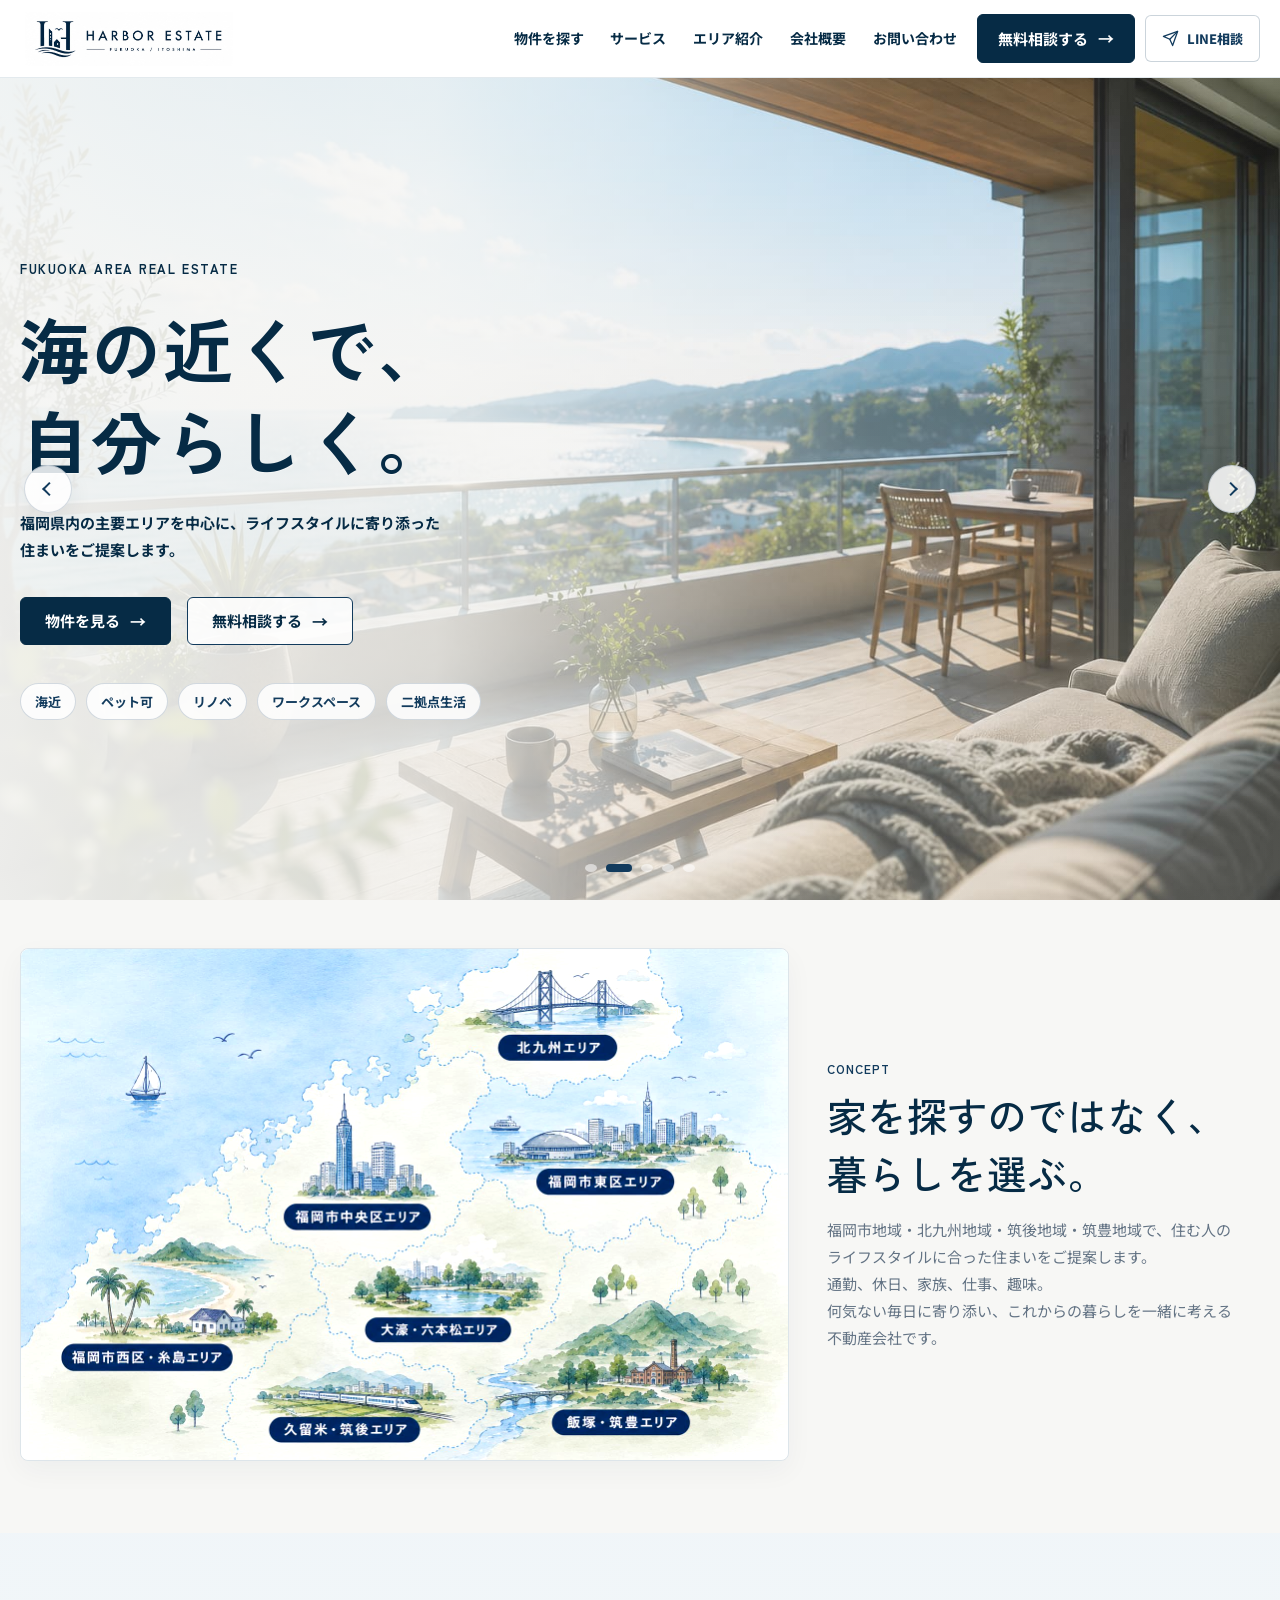
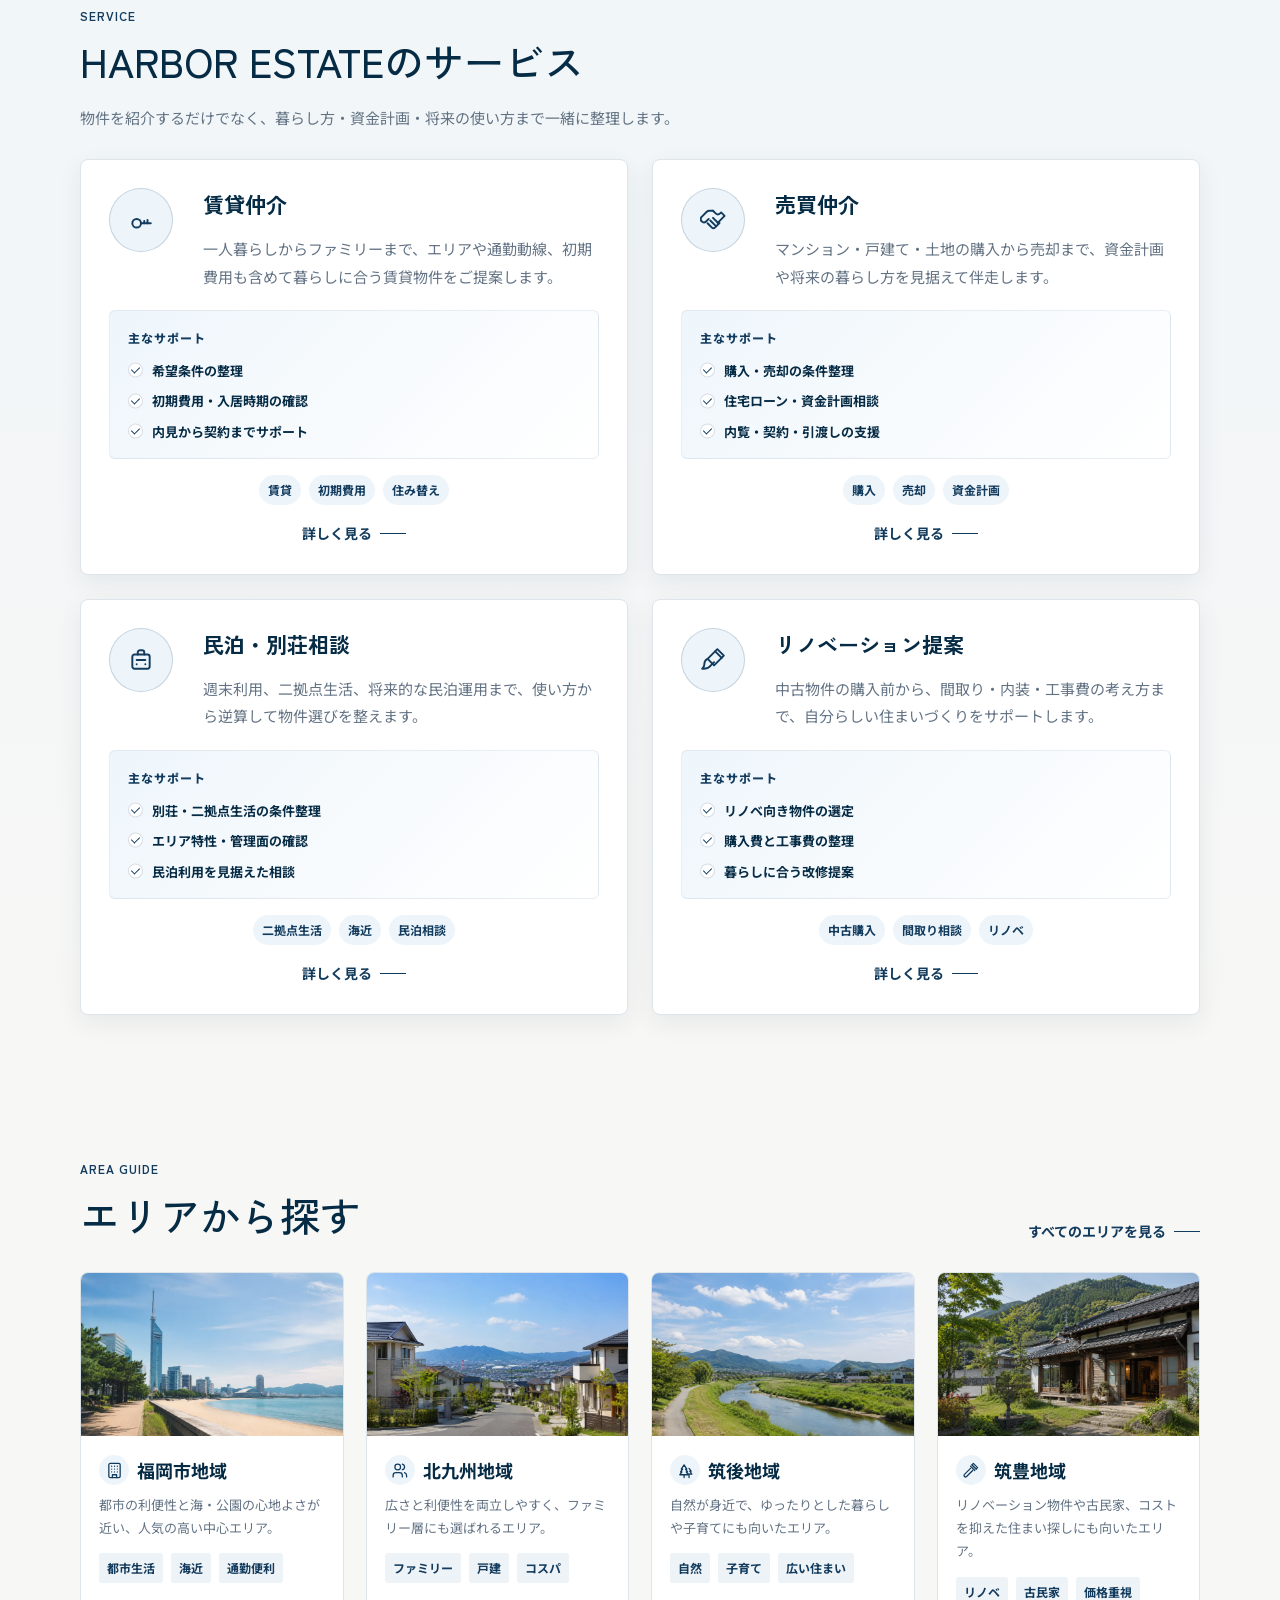
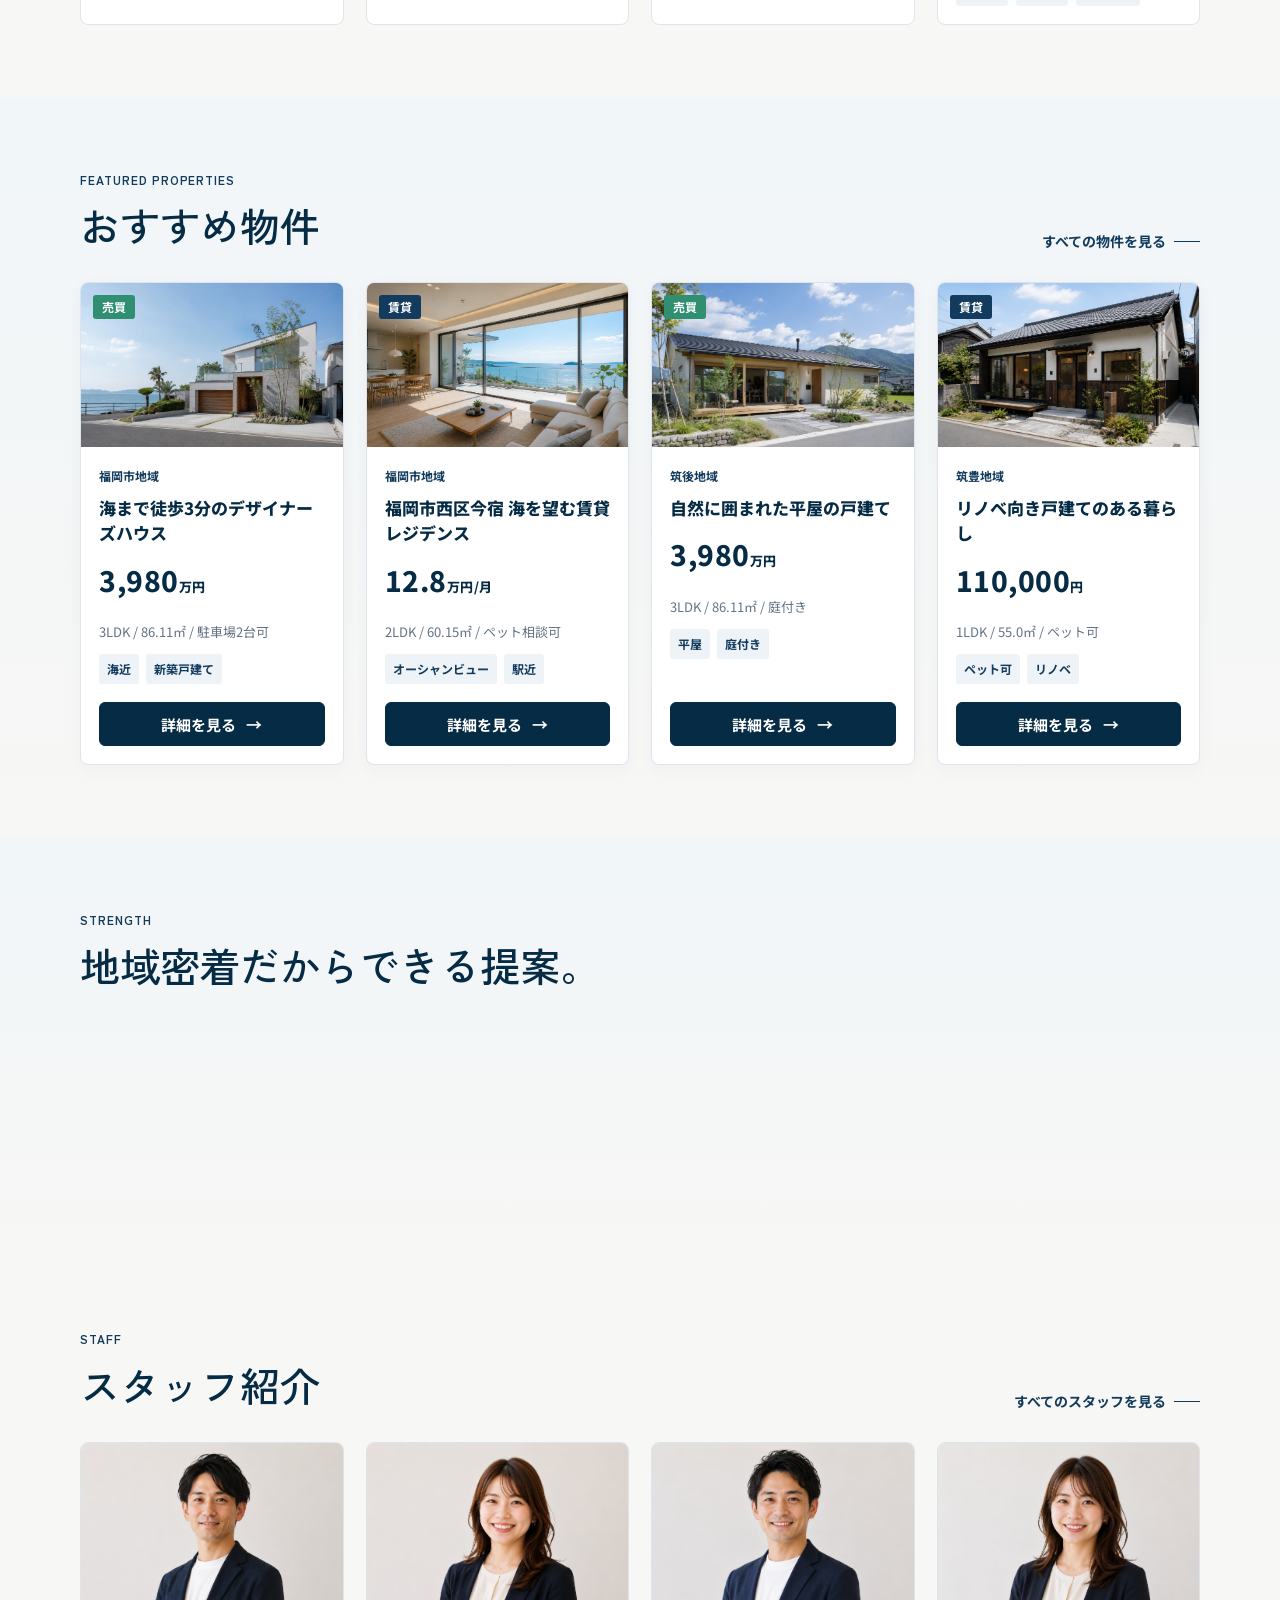
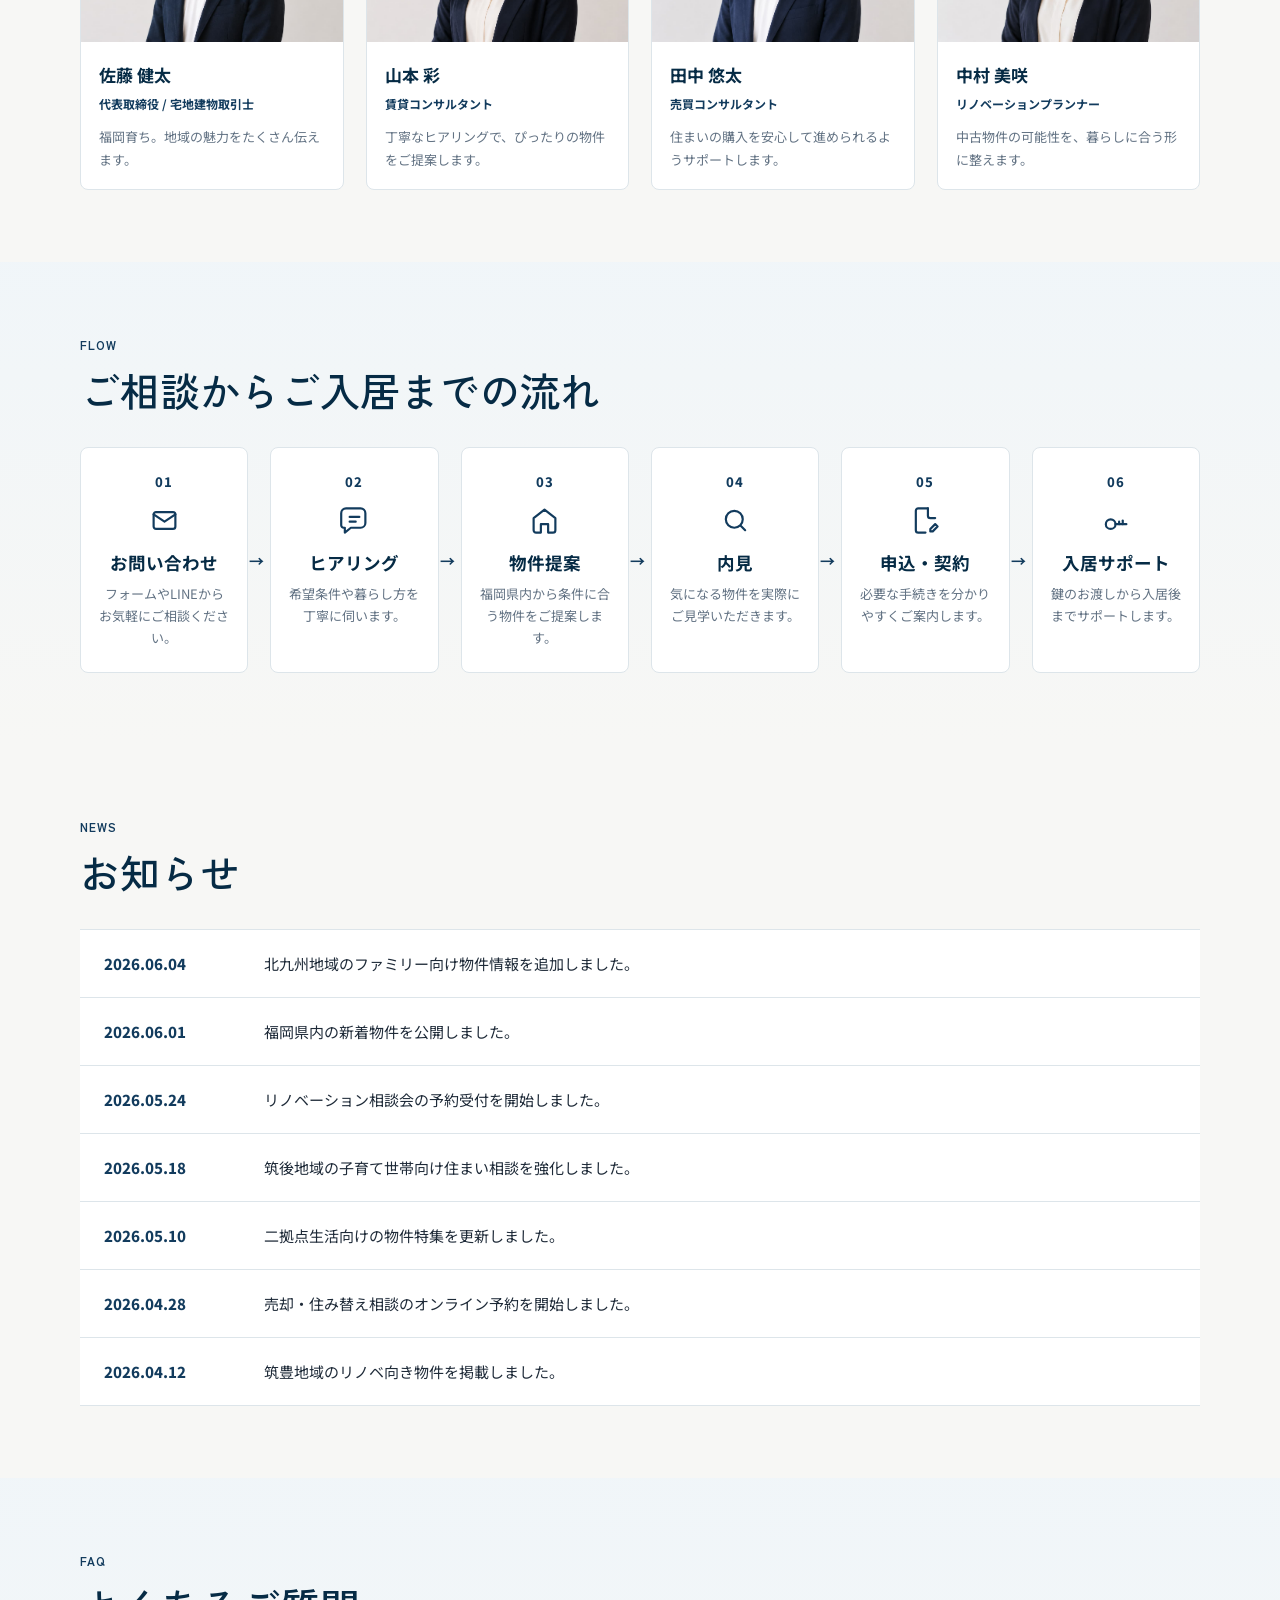
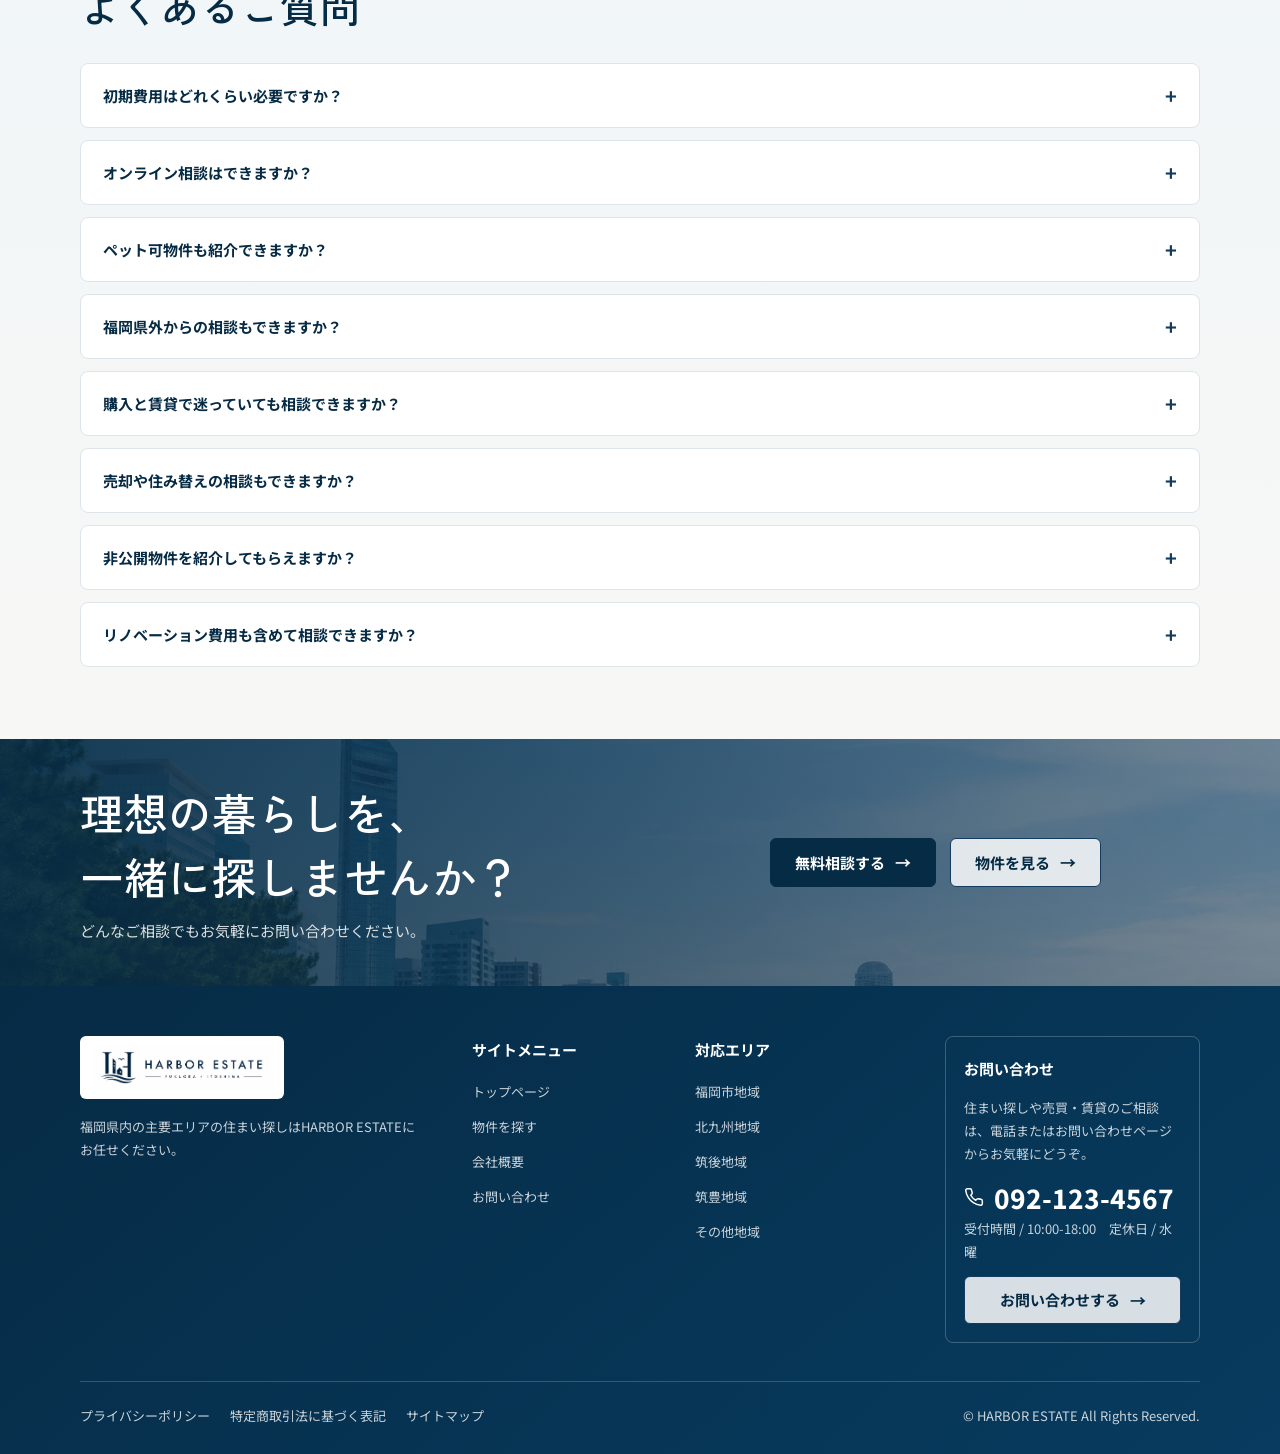
<file: index.html>
<!DOCTYPE html>
<html lang="ja">
<head>
  <meta charset="UTF-8">
  <meta name="viewport" content="width=device-width, initial-scale=1.0">
  <meta name="description" content="HARBOR ESTATEは、福岡県内の主要エリアで暮らしに寄り添う住まいを提案する不動産会社です。海沿い、ペット可、リノベーション物件など、理想の住まい探しをサポートします。">
  <title>HARBOR ESTATE | 福岡県内の暮らし提案型不動産</title>
  <link rel="canonical" href="https://kota-web-design.github.io/harbor-estate-demo/">
  <meta property="og:type" content="website">
  <meta property="og:site_name" content="HARBOR ESTATE">
  <meta property="og:title" content="HARBOR ESTATE | 福岡県内の暮らし提案型不動産">
  <meta property="og:description" content="HARBOR ESTATEは、福岡県内の主要エリアで暮らしに寄り添う住まいを提案する不動産会社です。海沿い、ペット可、リノベーション物件など、理想の住まい探しをサポートします。">
  <meta property="og:url" content="https://kota-web-design.github.io/harbor-estate-demo/">
  <meta property="og:image" content="https://kota-web-design.github.io/harbor-estate-demo/images/ogp.jpg">
  <meta property="og:image:width" content="1200">
  <meta property="og:image:height" content="630">
  <meta property="og:image:alt" content="HARBOR ESTATEの福岡県内向け住まい提案サイトイメージ">
  <meta property="og:locale" content="ja_JP">
  <meta name="twitter:card" content="summary_large_image">
  <meta name="twitter:title" content="HARBOR ESTATE | 福岡県内の暮らし提案型不動産">
  <meta name="twitter:description" content="HARBOR ESTATEは、福岡県内の主要エリアで暮らしに寄り添う住まいを提案する不動産会社です。海沿い、ペット可、リノベーション物件など、理想の住まい探しをサポートします。">
  <meta name="twitter:image" content="https://kota-web-design.github.io/harbor-estate-demo/images/ogp.jpg">
  <link rel="icon" href="images/favicon.svg" type="image/svg+xml">
  <link rel="preconnect" href="https://fonts.googleapis.com">
  <link rel="preconnect" href="https://fonts.gstatic.com" crossorigin>
  <link href="https://fonts.googleapis.com/css2?family=Noto+Sans+JP:wght@400;500;700;800&family=Zen+Kaku+Gothic+New:wght@400;500;700&display=swap" rel="stylesheet">
  <link rel="stylesheet" href="style.css?v=final-sp-polish-3-20260611">
</head>
<body>
  <!-- 共通ヘッダー -->
  <header class="site-header">
    <div class="site-header__inner">
      <a class="site-header__logo" href="index.html" aria-label="HARBOR ESTATE トップへ">
        <img src="images/logo.png" alt="HARBOR ESTATE" loading="eager" decoding="async">
      </a>
      <nav class="site-nav" id="global-nav" aria-label="グローバルナビゲーション">
        <a class="site-nav__link" href="properties.html">物件を探す</a>
        <a class="site-nav__link" href="#service">サービス</a>
        <a class="site-nav__link" href="#area">エリア紹介</a>
        <a class="site-nav__link" href="company.html">会社概要</a>
        <a class="site-nav__link" href="contact.html">お問い合わせ</a>
        <a class="site-nav__link site-nav__link--line" href="https://line.me/R/ti/p/@harborestate" target="_blank" rel="noopener">LINE相談</a>
      </nav>
      <div class="site-header__actions">
        <a class="btn btn--primary site-header__cta" href="contact.html">無料相談する</a>
        <a class="site-header__line" href="https://line.me/R/ti/p/@harborestate" target="_blank" rel="noopener"><span data-icon="send" aria-hidden="true"></span><span>LINE相談</span></a>
      </div>
      <button class="menu-button" type="button" aria-controls="global-nav" aria-expanded="false" aria-label="メニューを開閉する">
        <span class="menu-button__line"></span>
        <span class="menu-button__line"></span>
        <span class="menu-button__line"></span>
      </button>
    </div>
  </header>

  <!-- メインコンテンツ -->
  <main>
    <!-- Hero -->
    <section class="hero" data-hero-slider>
      <div class="hero__slides" aria-hidden="true">
        <div class="hero__slide is-active" data-title="都市と自然のあいだで暮らす。" data-sp-title="都市と自然の<br>あいだで暮らす。">
          <img src="images/hero-1.jpg" alt="" loading="eager" fetchpriority="high" decoding="async">
        </div>
        <div class="hero__slide" data-title="海の近くで、自分らしく。" data-sp-title="海の近くで、<br>自分らしく。">
          <img src="images/hero-2.jpg" alt="" loading="lazy" decoding="async">
        </div>
        <div class="hero__slide" data-title="働く場所も、暮らす場所も。" data-sp-title="働く場所も、<br>暮らす場所も。">
          <img src="images/hero-3.jpg" alt="" loading="lazy" decoding="async">
        </div>
        <div class="hero__slide" data-title="ペットと心地よく暮らす。" data-sp-title="ペットと心地<br>よく暮らす。">
          <img src="images/hero-4.jpg" alt="" loading="lazy" decoding="async">
        </div>
        <div class="hero__slide" data-title="リノベで、自分らしい空間へ。" data-sp-title="リノベで、<br>自分らしい空間へ。">
          <img src="images/hero-5.jpg" alt="" loading="lazy" decoding="async">
        </div>
      </div>
      <div class="hero__content">
        <div class="hero__copy">
          <span class="hero__eyebrow">FUKUOKA AREA REAL ESTATE</span>
          <h1 class="hero__title" data-hero-title>都市と自然のあいだで暮らす。</h1>
          <p class="hero__lead">福岡県内の主要エリアを中心に、<br class="sp-only">ライフスタイルに寄り添った住まいをご提案します。</p>
          <div class="hero__actions">
            <a class="btn btn--primary" href="properties.html">物件を見る</a>
            <a class="btn btn--ghost" href="contact.html">無料相談する</a>
          </div>
          <div class="tag-list hero__tags" aria-label="暮らしタグ">
            <span class="tag">海近</span>
            <span class="tag">ペット可</span>
            <span class="tag">リノベ</span>
            <span class="tag">ワークスペース</span>
            <span class="tag">二拠点生活</span>
          </div>
        </div>
      </div>
      <button class="hero__control hero__control--prev" type="button" data-slider-prev aria-label="前のスライドへ">‹</button>
      <button class="hero__control hero__control--next" type="button" data-slider-next aria-label="次のスライドへ">›</button>
      <div class="hero__dots" role="tablist" aria-label="スライド選択">
        <button class="hero__dot is-active" type="button" aria-label="1枚目" aria-selected="true"></button>
        <button class="hero__dot" type="button" aria-label="2枚目" aria-selected="false"></button>
        <button class="hero__dot" type="button" aria-label="3枚目" aria-selected="false"></button>
        <button class="hero__dot" type="button" aria-label="4枚目" aria-selected="false"></button>
        <button class="hero__dot" type="button" aria-label="5枚目" aria-selected="false"></button>
      </div>
    </section>

    <!-- Concept -->
    <section class="section" id="concept">
      <div class="container concept-grid">
        <div class="concept-grid__image fade-up">
          <img src="images/concept.jpg" alt="福岡県内の対応エリアと暮らしの特徴を表現したイラストマップ" loading="lazy">
        </div>
        <div class="concept-grid__text fade-up">
          <span class="section__label">CONCEPT</span>
          <h2 class="section__title">家を探すのではなく、<br>暮らしを選ぶ。</h2>
          <p class="section__lead">福岡市地域・北九州地域・筑後地域・筑豊地域で、<br class="sp-only">住む人の<br class="pc-only">ライフスタイルに合った<br class="sp-only">住まいをご提案します。<br>
            通勤、休日、家族、仕事、趣味。<br>
            何気ない毎日に寄り添い、<br class="sp-only">これからの暮らしを一緒に考える<br class="pc-only">不動産会社です。</p>
        </div>
      </div>
    </section>

    <!-- Service -->
    <section class="section section--soft" id="service">
      <div class="container">
        <div class="section__head">
          <div>
            <span class="section__label">SERVICE</span>
            <h2 class="section__title">HARBOR ESTATEのサービス</h2>
            <p class="section__lead">物件を紹介するだけでなく、<br class="sp-only">暮らし方・資金計画・将来の使い方まで<br class="sp-only">一緒に整理します。</p>
          </div>
        </div>
        <div class="service-grid">
          <a class="service-card fade-up" href="properties.html?deal=rent">
            <span class="service-card__icon" data-icon="key" aria-hidden="true"></span>
            <h3 class="service-card__title">賃貸仲介</h3>
            <p class="service-card__text">一人暮らしからファミリーまで、<br class="sp-only">エリアや通勤動線、初期費用も含めて<br class="sp-only">暮らしに合う賃貸物件をご提案します。</p>
            <ul class="service-card__list">
              <li>希望条件の整理</li>
              <li>初期費用・入居時期の確認</li>
              <li>内見から契約までサポート</li>
            </ul>
            <div class="service-card__tags"><span>賃貸</span><span>初期費用</span><span>住み替え</span></div>
            <span class="link-arrow">詳しく見る</span>
          </a>
          <a class="service-card fade-up" href="properties.html?deal=buy">
            <span class="service-card__icon" data-icon="handshake" aria-hidden="true"></span>
            <h3 class="service-card__title">売買仲介</h3>
            <p class="service-card__text">マンション・戸建て・土地の購入から売却まで、資金計画や将来の暮らし方を見据えて伴走します。</p>
            <ul class="service-card__list">
              <li>購入・売却の条件整理</li>
              <li>住宅ローン・資金計画相談</li>
              <li>内覧・契約・引渡しの支援</li>
            </ul>
            <div class="service-card__tags"><span>購入</span><span>売却</span><span>資金計画</span></div>
            <span class="link-arrow">詳しく見る</span>
          </a>
          <a class="service-card fade-up" href="vacation.html">
            <span class="service-card__icon" data-icon="suitcase" aria-hidden="true"></span>
            <h3 class="service-card__title">民泊・別荘相談</h3>
            <p class="service-card__text">週末利用、二拠点生活、将来的な民泊運用まで、使い方から逆算して物件選びを整えます。</p>
            <ul class="service-card__list">
              <li>別荘・二拠点生活の条件整理</li>
              <li>エリア特性・管理面の確認</li>
              <li>民泊利用を見据えた相談</li>
            </ul>
            <div class="service-card__tags"><span>二拠点生活</span><span>海近</span><span>民泊相談</span></div>
            <span class="link-arrow">詳しく見る</span>
          </a>
          <a class="service-card fade-up" href="renovation.html">
            <span class="service-card__icon" data-icon="paintbrush" aria-hidden="true"></span>
            <h3 class="service-card__title">リノベーション提案</h3>
            <p class="service-card__text">中古物件の購入前から、間取り・内装・工事費の考え方まで、自分らしい住まいづくりをサポートします。</p>
            <ul class="service-card__list">
              <li>リノベ向き物件の選定</li>
              <li>購入費と工事費の整理</li>
              <li>暮らしに合う改修提案</li>
            </ul>
            <div class="service-card__tags"><span>中古購入</span><span>間取り相談</span><span>リノベ</span></div>
            <span class="link-arrow">詳しく見る</span>
          </a>
        </div>
      </div>
    </section>

    <!-- Area Guide -->
    <section class="section" id="area">
      <div class="container">
        <div class="section__head">
          <div>
            <span class="section__label">AREA GUIDE</span>
            <h2 class="section__title">エリアから探す</h2>
          </div>
          <a class="link-arrow" href="properties.html">すべてのエリアを見る</a>
        </div>
        <div class="area-grid">
          <a class="area-card fade-up" href="properties.html?area=福岡市地域">
            <div class="area-card__image"><img src="images/fukuokashi.jpg" alt="福岡市地域の海沿い都市景観と暮らしを表現したエリアイメージ" loading="lazy"></div>
            <div class="area-card__body">
              <h3 class="area-card__title"><span class="area-card__icon" data-icon="building" aria-hidden="true"></span>福岡市地域</h3>
              <p class="area-card__text">都市の利便性と海・公園の心地よさが近い、人気の高い中心エリア。</p>
              <div class="area-card__tags"><span>都市生活</span><span>海近</span><span>通勤便利</span></div>
            </div>
          </a>
          <a class="area-card fade-up" href="properties.html?area=北九州地域">
            <div class="area-card__image"><img src="images/kitakyuusyu.jpg" alt="北九州地域の落ち着いた住宅街とファミリー向けの暮らしを表現したエリアイメージ" loading="lazy"></div>
            <div class="area-card__body">
              <h3 class="area-card__title"><span class="area-card__icon" data-icon="users" aria-hidden="true"></span>北九州地域</h3>
              <p class="area-card__text">広さと利便性を両立しやすく、ファミリー層にも選ばれるエリア。</p>
              <div class="area-card__tags"><span>ファミリー</span><span>戸建</span><span>コスパ</span></div>
            </div>
          </a>
          <a class="area-card fade-up" href="properties.html?area=筑後地域">
            <div class="area-card__image"><img src="images/chikugo.jpg" alt="筑後地域の自然豊かな川沿いの暮らしを表現したエリアイメージ" loading="lazy"></div>
            <div class="area-card__body">
              <h3 class="area-card__title"><span class="area-card__icon" data-icon="trees" aria-hidden="true"></span>筑後地域</h3>
              <p class="area-card__text">自然が身近で、ゆったりとした暮らしや子育てにも向いたエリア。</p>
              <div class="area-card__tags"><span>自然</span><span>子育て</span><span>広い住まい</span></div>
            </div>
          </a>
          <a class="area-card fade-up" href="properties.html?area=筑豊地域">
            <div class="area-card__image"><img src="images/chikuhou.jpg" alt="筑豊地域の古民家リノベーションと自然に囲まれた暮らしを表現したエリアイメージ" loading="lazy"></div>
            <div class="area-card__body">
              <h3 class="area-card__title"><span class="area-card__icon" data-icon="hammer" aria-hidden="true"></span>筑豊地域</h3>
              <p class="area-card__text">リノベーション物件や古民家、コストを抑えた住まい探しにも向いたエリア。</p>
              <div class="area-card__tags"><span>リノベ</span><span>古民家</span><span>価格重視</span></div>
            </div>
          </a>
        </div>
      </div>
    </section>

    <!-- Featured Properties -->
    <section class="section section--soft" id="featured">
      <div class="container">
        <div class="section__head">
          <div>
            <span class="section__label">FEATURED PROPERTIES</span>
            <h2 class="section__title">おすすめ物件</h2>
          </div>
          <a class="link-arrow" href="properties.html">すべての物件を見る</a>
        </div>
        <div class="property-grid">
          <article class="property-card fade-up">
            <a href="property-detail.html" class="property-card__image">
              <img src="images/fukuokashi_house.jpg" alt="福岡市地域の海沿いに建つモダンなデザイナーズ住宅の物件イメージ" loading="lazy">
              <span class="badge badge--green property-card__badge">売買</span>
            </a>
            <div class="property-card__body">
              <p class="property-card__area">福岡市地域</p>
              <h3 class="property-card__title">海まで徒歩3分のデザイナーズハウス</h3>
              <p class="property-card__price">3,980<small>万円</small></p>
              <p class="property-card__meta">3LDK / 86.11㎡ / 駐車場2台可</p>
              <div class="property-card__tags"><span class="property-card__tag">海近</span><span class="property-card__tag">新築戸建て</span></div>
            </div>
            <a class="btn btn--primary property-card__button" href="property-detail.html">詳細を見る</a>
          </article>
          <article class="property-card fade-up">
            <a href="property-rent-detail.html" class="property-card__image">
              <img src="images/properties/house03.jpg" alt="福岡市西区今宿の海を望む賃貸レジデンスの物件イメージ" loading="lazy">
              <span class="badge property-card__badge">賃貸</span>
            </a>
            <div class="property-card__body">
              <p class="property-card__area">福岡市地域</p>
              <h3 class="property-card__title">福岡市西区今宿 海を望む賃貸レジデンス</h3>
              <p class="property-card__price">12.8<small>万円/月</small></p>
              <p class="property-card__meta">2LDK / 60.15㎡ / ペット相談可</p>
              <div class="property-card__tags"><span class="property-card__tag">オーシャンビュー</span><span class="property-card__tag">駅近</span></div>
            </div>
            <a class="btn btn--primary property-card__button" href="property-rent-detail.html">詳細を見る</a>
          </article>
          <article class="property-card fade-up">
            <a href="property-unavailable.html" class="property-card__image">
              <img src="images/chikugou_house.jpg" alt="筑後地域の自然に囲まれた平屋住宅の物件イメージ" loading="lazy">
              <span class="badge badge--green property-card__badge">売買</span>
            </a>
            <div class="property-card__body">
              <p class="property-card__area">筑後地域</p>
              <h3 class="property-card__title">自然に囲まれた平屋の戸建て</h3>
              <p class="property-card__price">3,980<small>万円</small></p>
              <p class="property-card__meta">3LDK / 86.11㎡ / 庭付き</p>
              <div class="property-card__tags"><span class="property-card__tag">平屋</span><span class="property-card__tag">庭付き</span></div>
            </div>
            <a class="btn btn--primary property-card__button" href="property-unavailable.html">詳細を見る</a>
          </article>
          <article class="property-card fade-up">
            <a href="property-unavailable.html" class="property-card__image">
              <img src="images/chikuhou_house.jpg" alt="筑豊地域の古民家リノベーション住宅の物件イメージ" loading="lazy">
              <span class="badge property-card__badge">賃貸</span>
            </a>
            <div class="property-card__body">
              <p class="property-card__area">筑豊地域</p>
              <h3 class="property-card__title">リノベ向き戸建てのある暮らし</h3>
              <p class="property-card__price">110,000<small>円</small></p>
              <p class="property-card__meta">1LDK / 55.0㎡ / ペット可</p>
              <div class="property-card__tags"><span class="property-card__tag">ペット可</span><span class="property-card__tag">リノベ</span></div>
            </div>
            <a class="btn btn--primary property-card__button" href="property-unavailable.html">詳細を見る</a>
          </article>
        </div>
      </div>
    </section>

    <!-- Strength -->
    <section class="section section--soft" id="strength">
      <div class="container">
        <div class="section__head">
          <div>
            <span class="section__label">STRENGTH</span>
            <h2 class="section__title">地域密着だからできる提案。</h2>
          </div>
        </div>
        <div class="strength-grid">
          <div class="strength-card fade-up">
            <span class="icon-box" data-icon="map" aria-hidden="true"></span>
            <h3 class="strength-card__title">福岡県内の主要エリアに対応</h3>
            <p class="strength-card__text">地域ごとの情報に精通したスタッフが、<br class="sp-only">住み心地まで見据えて提案します。</p>
          </div>
          <div class="strength-card fade-up">
            <span class="icon-box" data-icon="send" aria-hidden="true"></span>
            <h3 class="strength-card__title">LINE相談対応</h3>
            <p class="strength-card__text">忙しい方でも気軽に相談できるよう、<br>スピーディーに対応します。</p>
          </div>
          <div class="strength-card fade-up">
            <span class="icon-box" data-icon="compass" aria-hidden="true"></span>
            <h3 class="strength-card__title">暮らし目線の提案</h3>
            <p class="strength-card__text">間取りや価格だけでなく、<br class="sp-only">休日や通勤<br class="pc-only">まで含めて考えます。</p>
          </div>
          <div class="strength-card fade-up">
            <span class="icon-box" data-icon="key" aria-hidden="true"></span>
            <h3 class="strength-card__title">入居後までサポート</h3>
            <p class="strength-card__text">入居前後の手続きや不安にも、<br>親身に寄り添います。</p>
          </div>
        </div>
      </div>
    </section>

    <!-- Staff -->
    <section class="section" id="staff">
      <div class="container">
        <div class="section__head">
          <div>
            <span class="section__label">STAFF</span>
            <h2 class="section__title">スタッフ紹介</h2>
          </div>
          <a class="link-arrow" href="company.html#staff">すべてのスタッフを見る</a>
        </div>
        <div class="staff-grid">
          <article class="staff-card fade-up"><div class="staff-card__image"><img src="images/staff-01.jpg" alt="佐藤 健太のプロフィール写真"></div><div class="staff-card__body"><h3 class="staff-card__name">佐藤 健太</h3><p class="staff-card__role">代表取締役 / 宅地建物取引士</p><p class="staff-card__text">福岡育ち。地域の魅力をたくさん伝えます。</p></div></article>
          <article class="staff-card fade-up"><div class="staff-card__image"><img src="images/staff-02.jpg" alt="山本 彩のプロフィール写真"></div><div class="staff-card__body"><h3 class="staff-card__name">山本 彩</h3><p class="staff-card__role">賃貸コンサルタント</p><p class="staff-card__text">丁寧なヒアリングで、ぴったりの物件をご提案します。</p></div></article>
          <article class="staff-card fade-up"><div class="staff-card__image"><img src="images/staff-03.jpg" alt="田中 悠太のプロフィール写真"></div><div class="staff-card__body"><h3 class="staff-card__name">田中 悠太</h3><p class="staff-card__role">売買コンサルタント</p><p class="staff-card__text">住まいの購入を安心して進められるようサポートします。</p></div></article>
          <article class="staff-card fade-up"><div class="staff-card__image"><img src="images/staff-04.jpg" alt="中村 美咲のプロフィール写真"></div><div class="staff-card__body"><h3 class="staff-card__name">中村 美咲</h3><p class="staff-card__role">リノベーションプランナー</p><p class="staff-card__text">中古物件の可能性を、暮らしに合う形に整えます。</p></div></article>
        </div>
      </div>
    </section>

    <!-- Flow -->
    <section class="section section--soft" id="flow">
      <div class="container">
        <div class="section__head">
          <div>
            <span class="section__label">FLOW</span>
            <h2 class="section__title">ご相談からご入居までの流れ</h2>
          </div>
        </div>
        <div class="flow-grid">
          <div class="flow-card fade-up"><p class="flow-card__num">01</p><p class="flow-card__icon" data-icon="mail" aria-hidden="true"></p><h3 class="flow-card__title">お問い合わせ</h3><p class="flow-card__text">フォームやLINEからお気軽にご相談ください。</p></div>
          <div class="flow-card fade-up"><p class="flow-card__num">02</p><p class="flow-card__icon" data-icon="messages" aria-hidden="true"></p><h3 class="flow-card__title">ヒアリング</h3><p class="flow-card__text">希望条件や暮らし方を丁寧に伺います。</p></div>
          <div class="flow-card fade-up"><p class="flow-card__num">03</p><p class="flow-card__icon" data-icon="home" aria-hidden="true"></p><h3 class="flow-card__title">物件提案</h3><p class="flow-card__text">福岡県内から条件に合う物件をご提案します。</p></div>
          <div class="flow-card fade-up"><p class="flow-card__num">04</p><p class="flow-card__icon" data-icon="search" aria-hidden="true"></p><h3 class="flow-card__title">内見</h3><p class="flow-card__text">気になる物件を実際にご見学いただきます。</p></div>
          <div class="flow-card fade-up"><p class="flow-card__num">05</p><p class="flow-card__icon" data-icon="filePen" aria-hidden="true"></p><h3 class="flow-card__title">申込・契約</h3><p class="flow-card__text">必要な手続きを分かりやすくご案内します。</p></div>
          <div class="flow-card fade-up"><p class="flow-card__num">06</p><p class="flow-card__icon" data-icon="key" aria-hidden="true"></p><h3 class="flow-card__title">入居サポート</h3><p class="flow-card__text">鍵のお渡しから入居後までサポートします。</p></div>
        </div>
      </div>
    </section>

    <!-- News -->
    <section class="section" id="news">
      <div class="container">
        <div class="section__head">
          <div>
            <span class="section__label">NEWS</span>
            <h2 class="section__title">お知らせ</h2>
          </div>
        </div>
        <div class="news-list">
          <article class="news-item fade-up"><time datetime="2026-06-04">2026.06.04</time><span>北九州地域のファミリー向け物件情報を追加しました。</span></article>
          <article class="news-item fade-up"><time datetime="2026-06-01">2026.06.01</time><span>福岡県内の新着物件を公開しました。</span></article>
          <article class="news-item fade-up"><time datetime="2026-05-24">2026.05.24</time><span>リノベーション相談会の予約受付を開始しました。</span></article>
          <article class="news-item fade-up"><time datetime="2026-05-18">2026.05.18</time><span>筑後地域の子育て世帯向け住まい相談を強化しました。</span></article>
          <article class="news-item fade-up"><time datetime="2026-05-10">2026.05.10</time><span>二拠点生活向けの物件特集を更新しました。</span></article>
          <article class="news-item fade-up"><time datetime="2026-04-28">2026.04.28</time><span>売却・住み替え相談のオンライン予約を開始しました。</span></article>
          <article class="news-item fade-up"><time datetime="2026-04-12">2026.04.12</time><span>筑豊地域のリノベ向き物件を掲載しました。</span></article>
        </div>
      </div>
    </section>

    <!-- FAQ -->
    <section class="section section--soft" id="faq">
      <div class="container">
        <div class="section__head">
          <div>
            <span class="section__label">FAQ</span>
            <h2 class="section__title">よくあるご質問</h2>
          </div>
        </div>
        <div class="faq-list">
          <div class="faq-item"><button class="faq-item__question" type="button" aria-expanded="false">初期費用はどれくらい必要ですか？</button><div class="faq-item__answer"><p>賃貸の場合は家賃の4〜6か月分が目安です。<br class="sp-only">物件や契約条件により変わるため、候補物件ごとに分かりやすくお伝えします。</p></div></div>
          <div class="faq-item"><button class="faq-item__question" type="button" aria-expanded="false">オンライン相談はできますか？</button><div class="faq-item__answer"><p>可能です。LINE、メール、ビデオ通話など、ご都合に合わせた方法でご相談いただけます。</p></div></div>
          <div class="faq-item"><button class="faq-item__question" type="button" aria-expanded="false">ペット可物件も紹介できますか？</button><div class="faq-item__answer"><p>はい。犬・猫の種類や頭数、暮らし方に合わせて、条件に合う物件をご提案します。</p></div></div>
          <div class="faq-item"><button class="faq-item__question" type="button" aria-expanded="false">福岡県外からの相談もできますか？</button><div class="faq-item__answer"><p>県外からの移住相談も歓迎しています。<br class="sp-only">エリアの特徴や生活環境も含めてご案内します。</p></div></div>
          <div class="faq-item"><button class="faq-item__question" type="button" aria-expanded="false">購入と賃貸で迷っていても相談できますか？</button><div class="faq-item__answer"><p>もちろんです。毎月の支払い、将来の住み替え、ライフスタイルを比較しながら一緒に整理します。</p></div></div>
          <div class="faq-item"><button class="faq-item__question" type="button" aria-expanded="false">売却や住み替えの相談もできますか？</button><div class="faq-item__answer"><p>対応しています。査定、売却時期、住み替え先探しまで、状況に合わせて無理のない流れをご提案します。</p></div></div>
          <div class="faq-item"><button class="faq-item__question" type="button" aria-expanded="false">非公開物件を紹介してもらえますか？</button><div class="faq-item__answer"><p>条件をお伺いしたうえで、公開前の情報や掲載しきれていない候補も含めてご提案します。</p></div></div>
          <div class="faq-item"><button class="faq-item__question" type="button" aria-expanded="false">リノベーション費用も含めて相談できますか？</button><div class="faq-item__answer"><p>はい。物件価格だけでなく、工事費や入居までのスケジュールも含めて現実的に検討できます。</p></div></div>
        </div>
      </div>
    </section>

    <!-- Contact CTA -->
    <section class="cta-band">
      <div class="cta-band__inner">
        <div>
          <h2 class="cta-band__title">理想の暮らしを、<br>一緒に探しませんか？</h2>
          <p class="cta-band__lead">どんなご相談でもお気軽にお問い合わせください。</p>
        </div>
        <div class="cta-band__actions">
          <a class="btn btn--primary" href="contact.html">無料相談する</a>
          <a class="btn btn--ghost" href="properties.html">物件を見る</a>
        </div>
      </div>
    </section>
  </main>

  <!-- 共通フッター -->
  <footer class="site-footer">
    <div class="site-footer__inner">
      <div class="site-footer__grid">
        <div class="site-footer__brand">
          <img class="site-footer__logo" src="images/logo.png" alt="HARBOR ESTATE">
          <p class="site-footer__text">福岡県内の主要エリアの住まい探しはHARBOR ESTATEに<br>お任せください。</p>
        </div>
        <div>
          <h3 class="site-footer__heading">サイトメニュー</h3>
          <ul class="site-footer__links">
            <li><a class="site-footer__link" href="index.html">トップページ</a></li>
            <li><a class="site-footer__link" href="properties.html">物件を探す</a></li>
            <li><a class="site-footer__link" href="company.html">会社概要</a></li>
            <li><a class="site-footer__link" href="contact.html">お問い合わせ</a></li>
          </ul>
        </div>
        <div>
          <h3 class="site-footer__heading">対応エリア</h3>
          <ul class="site-footer__links">
            <li><a class="site-footer__link" href="index.html#area">福岡市地域</a></li>
            <li><a class="site-footer__link" href="index.html#area">北九州地域</a></li>
            <li><a class="site-footer__link" href="index.html#area">筑後地域</a></li>
            <li><a class="site-footer__link" href="index.html#area">筑豊地域</a></li>
            <li><a class="site-footer__link" href="properties.html">その他地域</a></li>
          </ul>
        </div>
        <div class="footer-contact">
          <h3 class="site-footer__heading">お問い合わせ</h3>
          <p class="site-footer__small footer-contact__lead">住まい探しや売買・賃貸のご相談は、電話または<br class="sp-only">お問い合わせページからお気軽にどうぞ。</p>
          <a class="footer-contact__tel" href="tel:0921234567">092-123-4567</a>
          <p class="site-footer__small">受付時間 / 10:00-18:00　定休日 / 水曜</p>
          <a class="btn btn--ghost btn--block" href="contact.html">お問い合わせする</a>
        </div>
      </div>
      <div class="site-footer__bottom">
        <div class="site-footer__legal">
          <a class="site-footer__small" href="privacy.html">プライバシーポリシー</a>
          <a class="site-footer__small" href="law.html">特定商取引法に基づく表記</a>
          <a class="site-footer__small" href="sitemap.html">サイトマップ</a>
        </div>
        <p class="site-footer__small">© HARBOR ESTATE All Rights Reserved.</p>
      </div>
    </div>
  </footer>

  <!-- スマートフォン下部ナビ -->
  <nav class="bottom-nav" aria-label="スマートフォン用メニュー">
    <a href="index.html"><span data-icon="home" aria-hidden="true"></span>ホーム</a>
    <a href="properties.html"><span data-icon="search" aria-hidden="true"></span>物件を探す</a>
    <a href="index.html#service"><span data-icon="building" aria-hidden="true"></span>サービス</a>
    <a href="contact.html"><span data-icon="messageCircle" aria-hidden="true"></span>相談する</a>
  </nav>

  <!-- JavaScript -->
  <script src="main.js?v=final-sp-polish-3-20260611"></script>
</body>
</html>
</file>
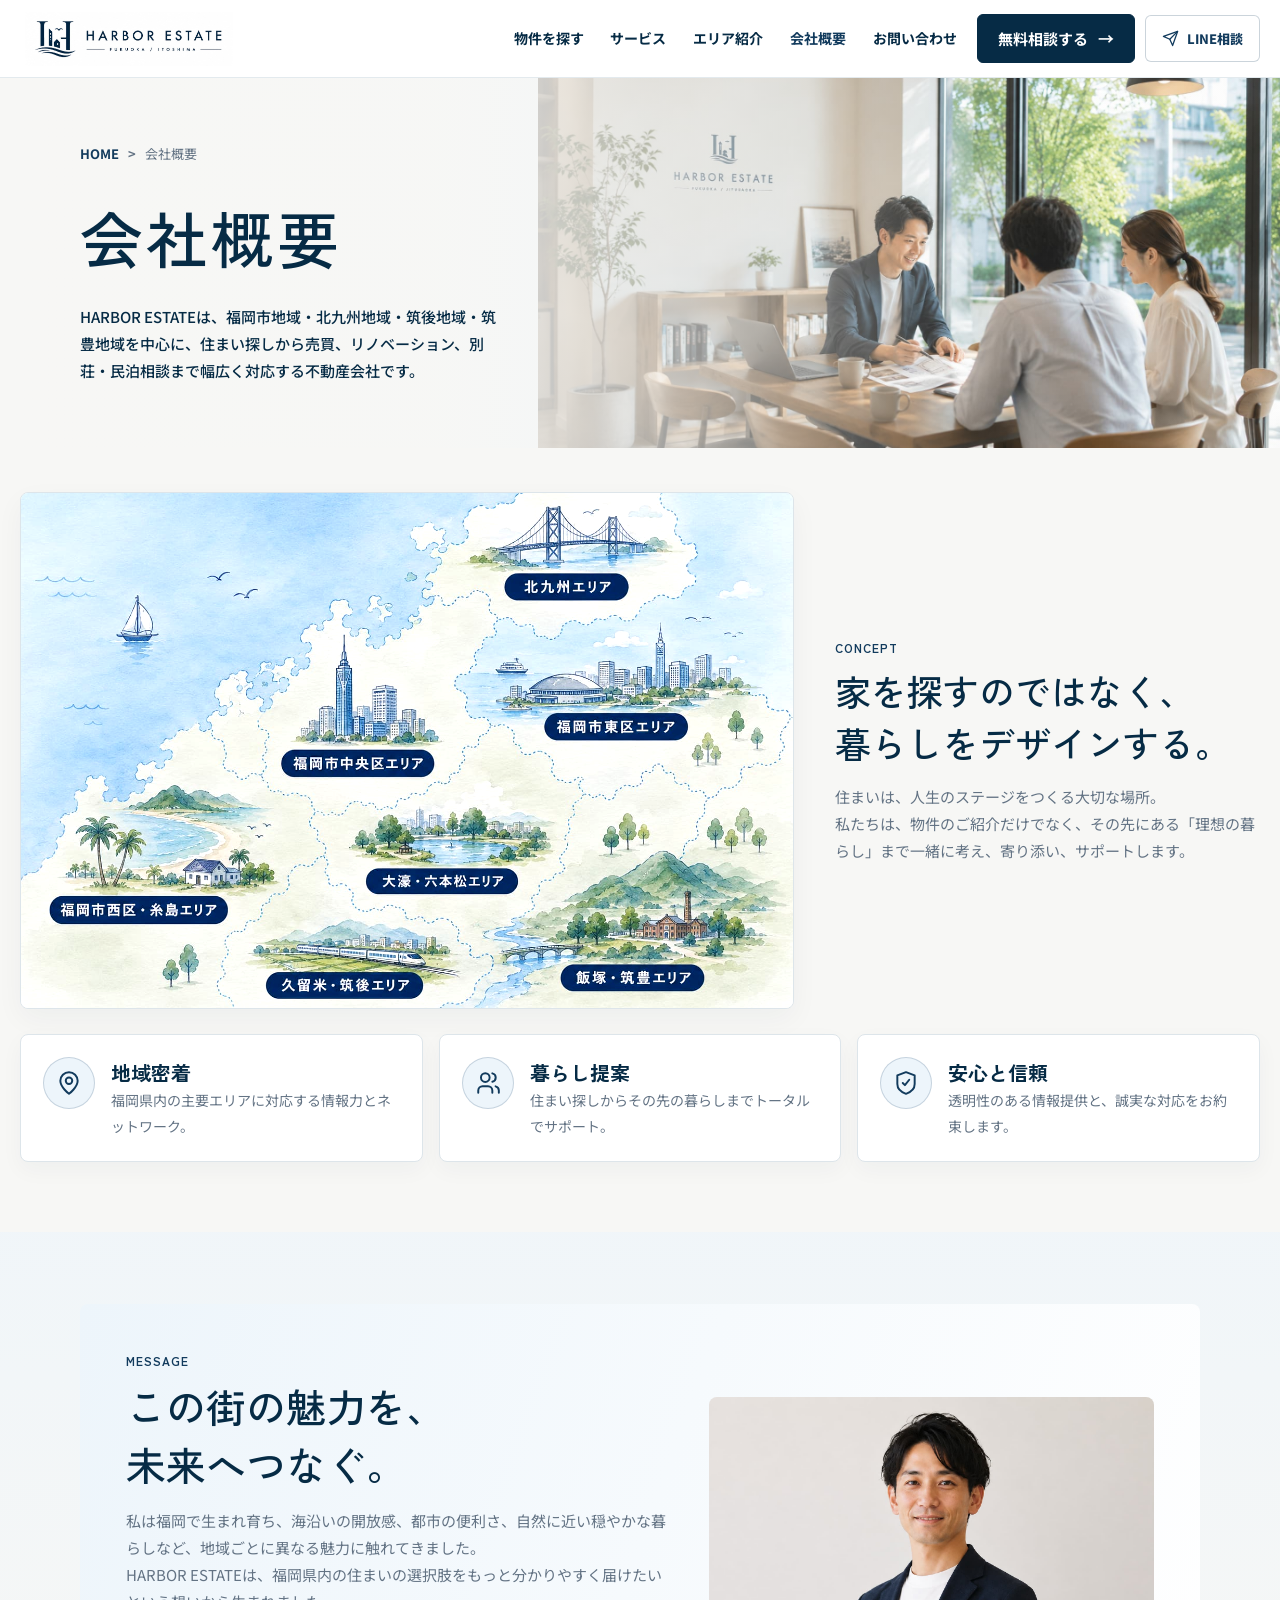
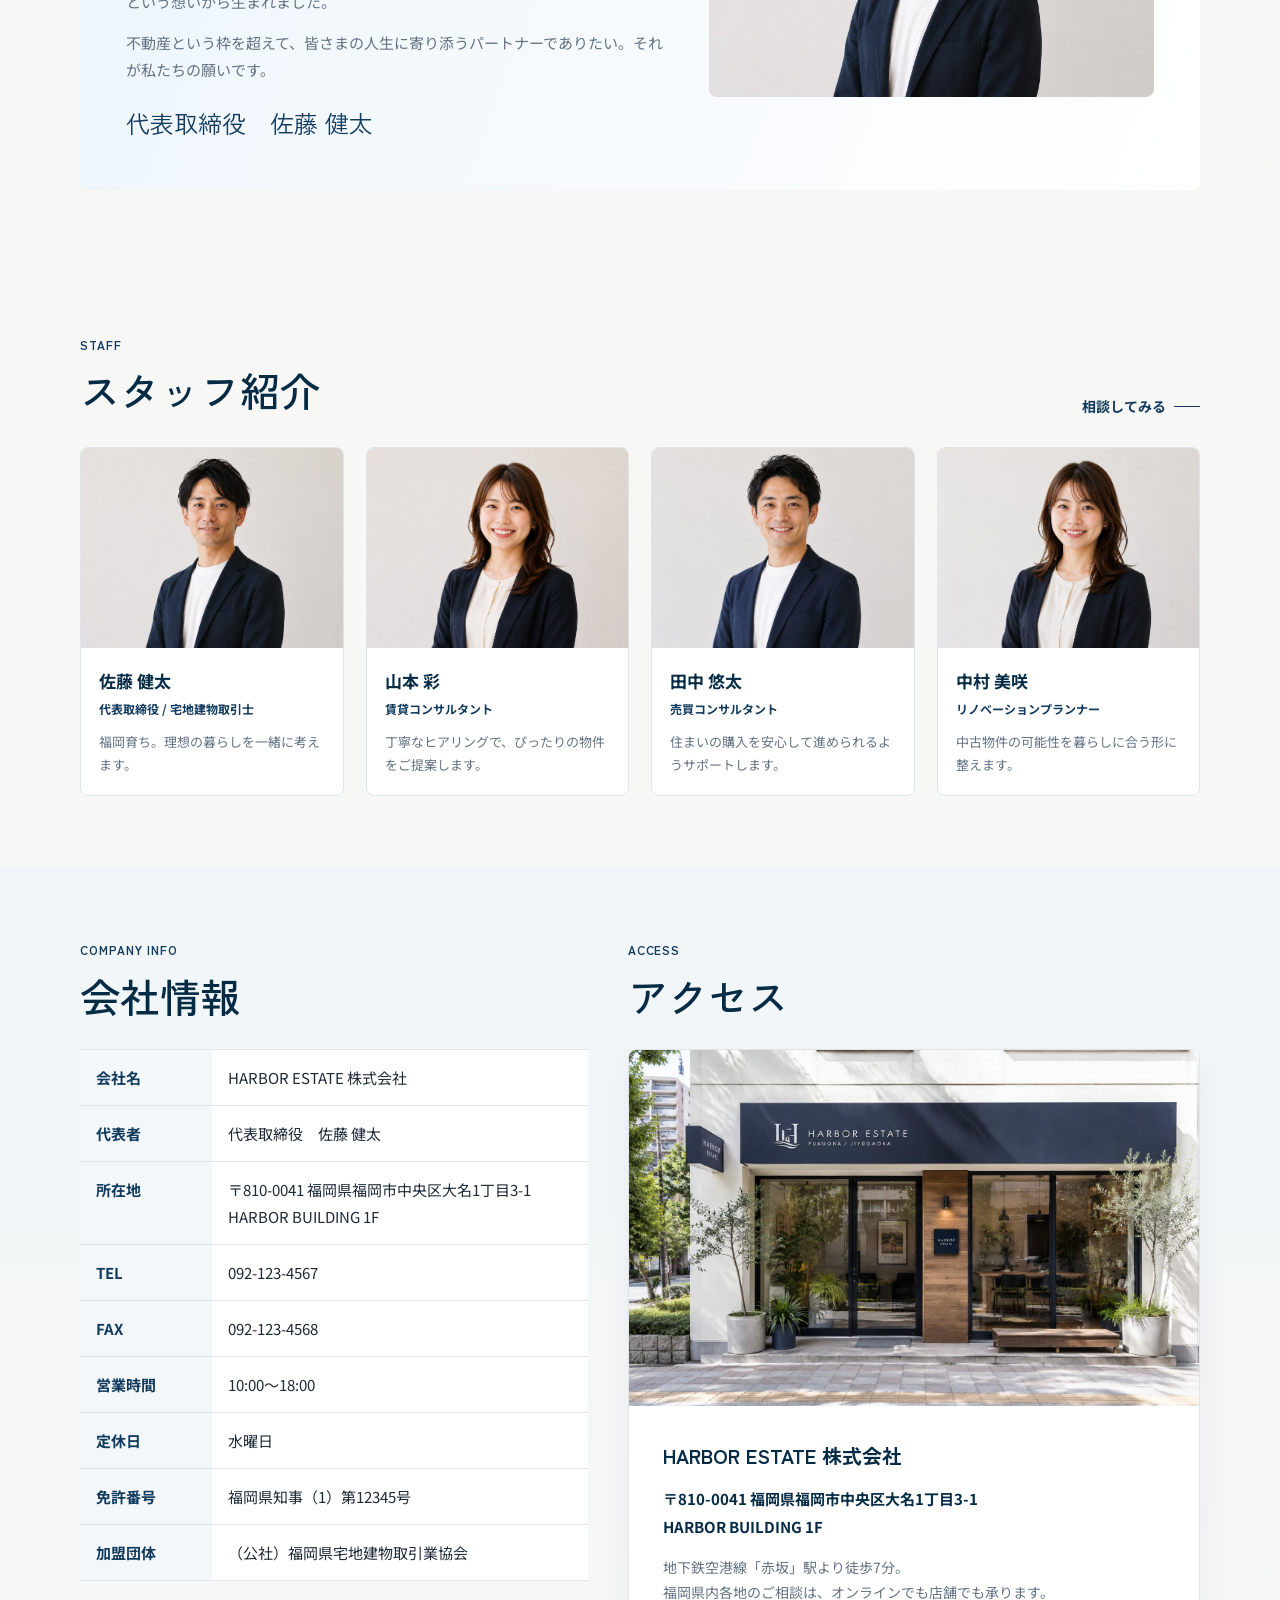
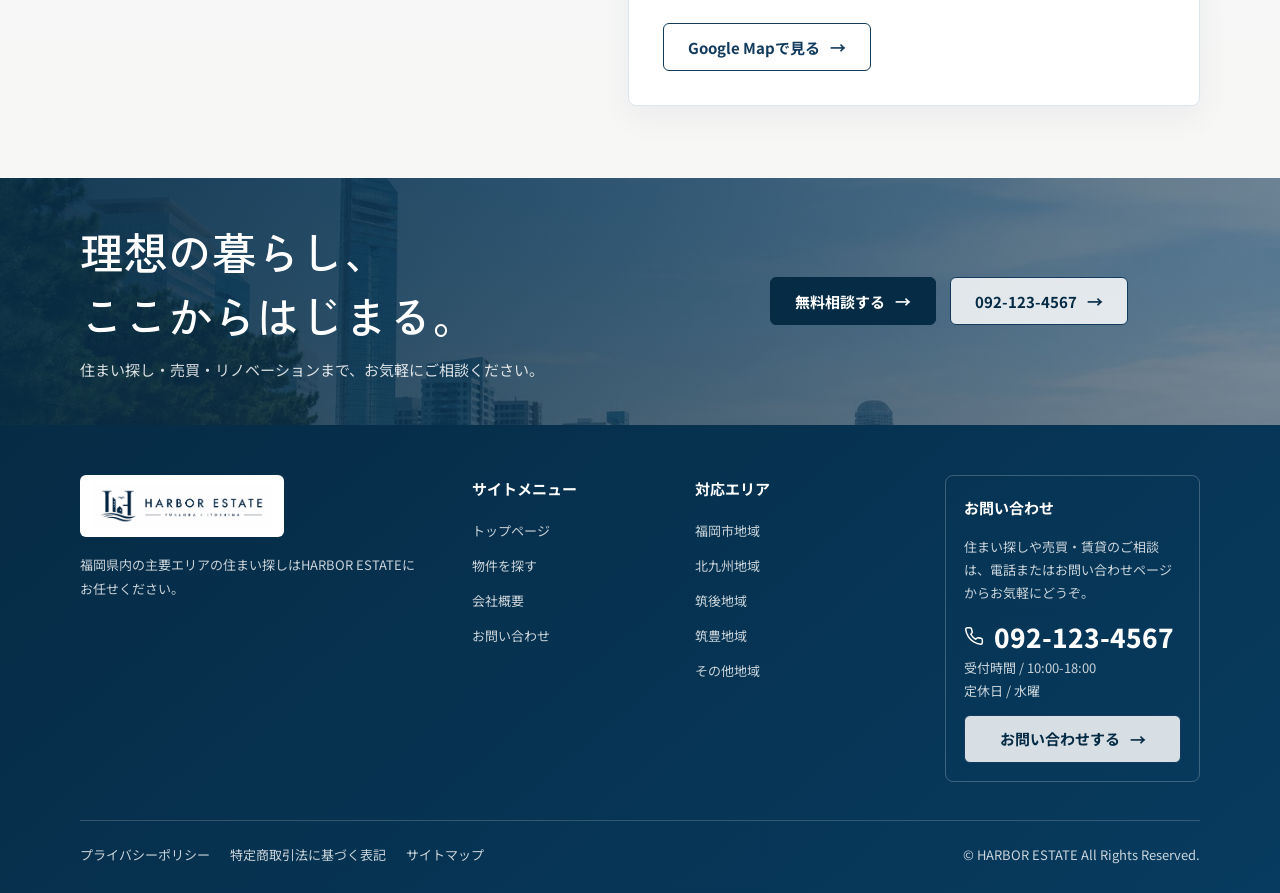
<file: company.html>
<!DOCTYPE html>
<html lang="ja">
<head>
  <meta charset="UTF-8">
  <meta name="viewport" content="width=device-width, initial-scale=1.0">
  <meta name="description" content="HARBOR ESTATEの会社概要。福岡県内の主要エリアで、暮らしに寄り添う住まい探しをサポートする不動産会社です。">
  <title>会社概要 | HARBOR ESTATE</title>
  <link rel="canonical" href="https://kota-web-design.github.io/harbor-estate-demo/company.html">
  <meta property="og:type" content="website">
  <meta property="og:site_name" content="HARBOR ESTATE">
  <meta property="og:title" content="会社概要 | HARBOR ESTATE">
  <meta property="og:description" content="HARBOR ESTATEの会社概要。福岡県内の主要エリアで、暮らしに寄り添う住まい探しをサポートする不動産会社です。">
  <meta property="og:url" content="https://kota-web-design.github.io/harbor-estate-demo/company.html">
  <meta property="og:image" content="https://kota-web-design.github.io/harbor-estate-demo/images/ogp.jpg">
  <meta property="og:image:width" content="1200">
  <meta property="og:image:height" content="630">
  <meta property="og:image:alt" content="HARBOR ESTATEの福岡県内向け住まい提案サイトイメージ">
  <meta property="og:locale" content="ja_JP">
  <meta name="twitter:card" content="summary_large_image">
  <meta name="twitter:title" content="会社概要 | HARBOR ESTATE">
  <meta name="twitter:description" content="HARBOR ESTATEの会社概要。福岡県内の主要エリアで、暮らしに寄り添う住まい探しをサポートする不動産会社です。">
  <meta name="twitter:image" content="https://kota-web-design.github.io/harbor-estate-demo/images/ogp.jpg">
  <link rel="icon" href="images/favicon.svg" type="image/svg+xml">
  <link rel="preconnect" href="https://fonts.googleapis.com">
  <link rel="preconnect" href="https://fonts.gstatic.com" crossorigin>
  <link href="https://fonts.googleapis.com/css2?family=Noto+Sans+JP:wght@400;500;700;800&family=Zen+Kaku+Gothic+New:wght@400;500;700&display=swap" rel="stylesheet">
  <link rel="stylesheet" href="style.css?v=final-sp-polish-3-20260611">
</head>
<body>
  <!-- 共通ヘッダー -->
  <header class="site-header">
    <div class="site-header__inner">
      <a class="site-header__logo" href="index.html" aria-label="HARBOR ESTATE トップへ">
        <img src="images/logo.png" alt="HARBOR ESTATE" loading="eager" decoding="async">
      </a>
      <nav class="site-nav" id="global-nav" aria-label="グローバルナビゲーション">
        <a class="site-nav__link" href="properties.html">物件を探す</a>
        <a class="site-nav__link" href="index.html#service">サービス</a>
        <a class="site-nav__link" href="index.html#area">エリア紹介</a>
        <a class="site-nav__link" href="company.html" aria-current="page">会社概要</a>
        <a class="site-nav__link" href="contact.html">お問い合わせ</a>
        <a class="site-nav__link site-nav__link--line" href="https://line.me/R/ti/p/@harborestate" target="_blank" rel="noopener">LINE相談</a>
      </nav>
      <div class="site-header__actions">
        <a class="btn btn--primary site-header__cta" href="contact.html">無料相談する</a>
        <a class="site-header__line" href="https://line.me/R/ti/p/@harborestate" target="_blank" rel="noopener"><span data-icon="send" aria-hidden="true"></span><span>LINE相談</span></a>
      </div>
      <button class="menu-button" type="button" aria-controls="global-nav" aria-expanded="false" aria-label="メニューを開閉する">
        <span class="menu-button__line"></span>
        <span class="menu-button__line"></span>
        <span class="menu-button__line"></span>
      </button>
    </div>
  </header>

  <!-- メインコンテンツ -->
  <main>
    <!-- Page Hero -->
    <section class="page-hero">
      <div class="page-hero__image">
        <img src="images/company-hero.jpg" alt="福岡の不動産会社でスタッフがお客様に住まい相談を行う打ち合わせ風景" loading="eager" fetchpriority="high" decoding="async">
      </div>
      <div class="page-hero__inner">
        <nav class="breadcrumb" aria-label="パンくず">
          <a href="index.html">HOME</a>
          <span>会社概要</span>
        </nav>
        <h1 class="page-title">会社概要</h1>
        <p class="page-hero__lead">HARBOR ESTATEは、福岡市地域・北九州地域・筑後地域・筑豊地域を中心に、住まい探しから売買、リノベーション、別荘・民泊相談まで幅広く対応する不動産会社です。</p>
      </div>
    </section>

    <!-- Concept / Values -->
    <section class="section company-concept-section">
      <div class="container company-concept">
        <div class="company-concept__image fade-up">
          <img src="images/concept.jpg" alt="福岡県内の対応エリアと暮らしの特徴を表現したイラストマップ" loading="lazy">
        </div>
        <div class="company-concept__text fade-up">
          <span class="section__label">CONCEPT</span>
          <h2 class="section__title">家を探すのではなく、<br>暮らしをデザインする。</h2>
          <p class="section__lead">住まいは、人生のステージをつくる大切な場所。<br>
            私たちは、物件のご紹介だけでなく、その先にある<br class="sp-only">「理想の暮らし」まで一緒に考え、<br class="sp-only">寄り添い、サポートします。</p>
        </div>
        <div class="values-list fade-up">
          <div class="values-list__item">
            <span class="icon-box" data-icon="mapPin" aria-hidden="true"></span>
            <div><h3 class="card-title">地域密着</h3><p class="card-text">福岡県内の主要エリアに対応する情報力とネットワーク。</p></div>
          </div>
          <div class="values-list__item">
            <span class="icon-box" data-icon="users" aria-hidden="true"></span>
            <div><h3 class="card-title">暮らし提案</h3><p class="card-text">住まい探しからその先の暮らしまでトータルでサポート。</p></div>
          </div>
          <div class="values-list__item">
            <span class="icon-box" data-icon="shieldCheck" aria-hidden="true"></span>
            <div><h3 class="card-title">安心と信頼</h3><p class="card-text">透明性のある情報提供と、誠実な対応をお約束します。</p></div>
          </div>
        </div>
      </div>
    </section>

    <!-- Message -->
    <section class="section section--soft" id="message">
      <div class="container">
        <div class="message-box fade-up">
          <div>
            <span class="section__label">MESSAGE</span>
            <h2 class="section__title">この街の魅力を、<br>未来へつなぐ。</h2>
            <p class="section__lead">私は福岡で生まれ育ち、海沿いの開放感、都市の便利さ、自然に近い穏やかな暮らしなど、地域ごとに異なる魅力に触れてきました。<br>HARBOR ESTATEは、福岡県内の住まいの選択肢をもっと分かりやすく届けたいという想いから生まれました。</p>
            <p class="section__lead">不動産という枠を超えて、皆さまの人生に寄り添うパートナーでありたい。それが私たちの願いです。</p>
            <p class="message-box__signature">代表取締役　佐藤 健太</p>
          </div>
          <div class="message-box__image">
            <img src="images/staff-01.jpg" alt="代表取締役 佐藤健太">
          </div>
        </div>
      </div>
    </section>

    <!-- Staff -->
    <section class="section" id="staff">
      <div class="container">
        <div class="section__head">
          <div>
            <span class="section__label">STAFF</span>
            <h2 class="section__title">スタッフ紹介</h2>
          </div>
          <a class="link-arrow" href="contact.html">相談してみる</a>
        </div>
        <div class="staff-grid">
          <article class="staff-card fade-up"><div class="staff-card__image"><img src="images/staff-01.jpg" alt="佐藤 健太"></div><div class="staff-card__body"><h3 class="staff-card__name">佐藤 健太</h3><p class="staff-card__role">代表取締役 / 宅地建物取引士</p><p class="staff-card__text">福岡育ち。理想の暮らしを一緒に考えます。</p></div></article>
          <article class="staff-card fade-up"><div class="staff-card__image"><img src="images/staff-02.jpg" alt="山本 彩"></div><div class="staff-card__body"><h3 class="staff-card__name">山本 彩</h3><p class="staff-card__role">賃貸コンサルタント</p><p class="staff-card__text">丁寧なヒアリングで、ぴったりの物件をご提案します。</p></div></article>
          <article class="staff-card fade-up"><div class="staff-card__image"><img src="images/staff-03.jpg" alt="田中 悠太"></div><div class="staff-card__body"><h3 class="staff-card__name">田中 悠太</h3><p class="staff-card__role">売買コンサルタント</p><p class="staff-card__text">住まいの購入を安心して進められるようサポートします。</p></div></article>
          <article class="staff-card fade-up"><div class="staff-card__image"><img src="images/staff-04.jpg" alt="中村 美咲"></div><div class="staff-card__body"><h3 class="staff-card__name">中村 美咲</h3><p class="staff-card__role">リノベーションプランナー</p><p class="staff-card__text">中古物件の可能性を暮らしに合う形に整えます。</p></div></article>
        </div>
      </div>
    </section>

    <!-- Access -->
    <section class="section section--soft" id="access">
      <div class="container company-layout">
        <div class="fade-up">
          <span class="section__label">COMPANY INFO</span>
          <h2 class="section__title">会社情報</h2>
          <table class="info-table" style="margin-top: 24px;">
            <tbody>
              <tr><th>会社名</th><td>HARBOR ESTATE 株式会社</td></tr>
              <tr><th>代表者</th><td>代表取締役　佐藤 健太</td></tr>
              <tr><th>所在地</th><td>〒810-0041 福岡県福岡市中央区大名1丁目3-1 HARBOR BUILDING 1F</td></tr>
              <tr><th>TEL</th><td>092-123-4567</td></tr>
              <tr><th>FAX</th><td>092-123-4568</td></tr>
              <tr><th>営業時間</th><td>10:00〜18:00</td></tr>
              <tr><th>定休日</th><td>水曜日</td></tr>
              <tr><th>免許番号</th><td>福岡県知事（1）第12345号</td></tr>
              <tr><th>加盟団体</th><td>（公社）福岡県宅地建物取引業協会</td></tr>
            </tbody>
          </table>
        </div>
        <div class="fade-up">
          <span class="section__label">ACCESS</span>
          <h2 class="section__title">アクセス</h2>
          <div class="access-card" style="margin-top: 24px;">
            <img src="images/access_shop.jpg" alt="HARBOR ESTATE店舗外観イメージ" loading="lazy">
            <div class="access-card__body">
              <h3 class="card-title">HARBOR ESTATE 株式会社</h3>
              <p class="access-card__address">〒810-0041 福岡県福岡市中央区大名1丁目3-1<br>HARBOR BUILDING 1F</p>
              <p class="card-text">地下鉄空港線「赤坂」駅より徒歩7分。<br>
                福岡県内各地のご相談は、オンラインでも店舗でも承ります。</p>
              <a class="btn" href="https://www.google.com/maps" target="_blank" rel="noopener">Google Mapで見る</a>
            </div>
          </div>
        </div>
      </div>
    </section>

    <!-- Contact CTA -->
    <section class="cta-band">
      <div class="cta-band__inner">
        <div>
          <h2 class="cta-band__title">理想の暮らし、<br>ここからはじまる。</h2>
          <p class="cta-band__lead">住まい探し・売買・リノベーションまで、<br class="sp-only">お気軽にご相談ください。</p>
        </div>
        <div class="cta-band__actions">
          <a class="btn btn--primary" href="contact.html">無料相談する</a>
          <a class="btn btn--ghost" href="tel:0921234567">092-123-4567</a>
        </div>
      </div>
    </section>
  </main>

  <!-- 共通フッター -->
  <footer class="site-footer">
    <div class="site-footer__inner">
      <div class="site-footer__grid">
        <div class="site-footer__brand">
          <img class="site-footer__logo" src="images/logo.png" alt="HARBOR ESTATE">
          <p class="site-footer__text">福岡県内の主要エリアの住まい探しはHARBOR ESTATEに<br>お任せください。</p>
        </div>
        <div>
          <h3 class="site-footer__heading">サイトメニュー</h3>
          <ul class="site-footer__links">
            <li><a class="site-footer__link" href="index.html">トップページ</a></li>
            <li><a class="site-footer__link" href="properties.html">物件を探す</a></li>
            <li><a class="site-footer__link" href="company.html">会社概要</a></li>
            <li><a class="site-footer__link" href="contact.html">お問い合わせ</a></li>
          </ul>
        </div>
        <div>
          <h3 class="site-footer__heading">対応エリア</h3>
          <ul class="site-footer__links">
            <li><a class="site-footer__link" href="index.html#area">福岡市地域</a></li>
            <li><a class="site-footer__link" href="index.html#area">北九州地域</a></li>
            <li><a class="site-footer__link" href="index.html#area">筑後地域</a></li>
            <li><a class="site-footer__link" href="index.html#area">筑豊地域</a></li>
            <li><a class="site-footer__link" href="properties.html">その他地域</a></li>
          </ul>
        </div>
        <div class="footer-contact">
          <h3 class="site-footer__heading">お問い合わせ</h3>
          <p class="site-footer__small footer-contact__lead">住まい探しや売買・賃貸のご相談は、電話またはお問い合わせページからお気軽にどうぞ。</p>
          <a class="footer-contact__tel" href="tel:0921234567">092-123-4567</a>
          <p class="site-footer__small">受付時間 / 10:00-18:00<br>定休日 / 水曜</p>
          <a class="btn btn--ghost btn--block" href="contact.html">お問い合わせする</a>
        </div>
      </div>
      <div class="site-footer__bottom">
        <div class="site-footer__legal">
          <a class="site-footer__small" href="privacy.html">プライバシーポリシー</a>
          <a class="site-footer__small" href="law.html">特定商取引法に基づく表記</a>
          <a class="site-footer__small" href="sitemap.html">サイトマップ</a>
        </div>
        <p class="site-footer__small">© HARBOR ESTATE All Rights Reserved.</p>
      </div>
    </div>
  </footer>

  <!-- スマートフォン下部ナビ -->
  <nav class="bottom-nav" aria-label="スマートフォン用メニュー">
    <a href="index.html"><span data-icon="home" aria-hidden="true"></span>ホーム</a>
    <a href="properties.html"><span data-icon="search" aria-hidden="true"></span>物件を探す</a>
    <a href="index.html#service"><span data-icon="building" aria-hidden="true"></span>サービス</a>
    <a href="contact.html"><span data-icon="messageCircle" aria-hidden="true"></span>相談する</a>
  </nav>

  <!-- JavaScript -->
  <script src="main.js?v=final-sp-polish-3-20260611"></script>
</body>
</html>
</file>
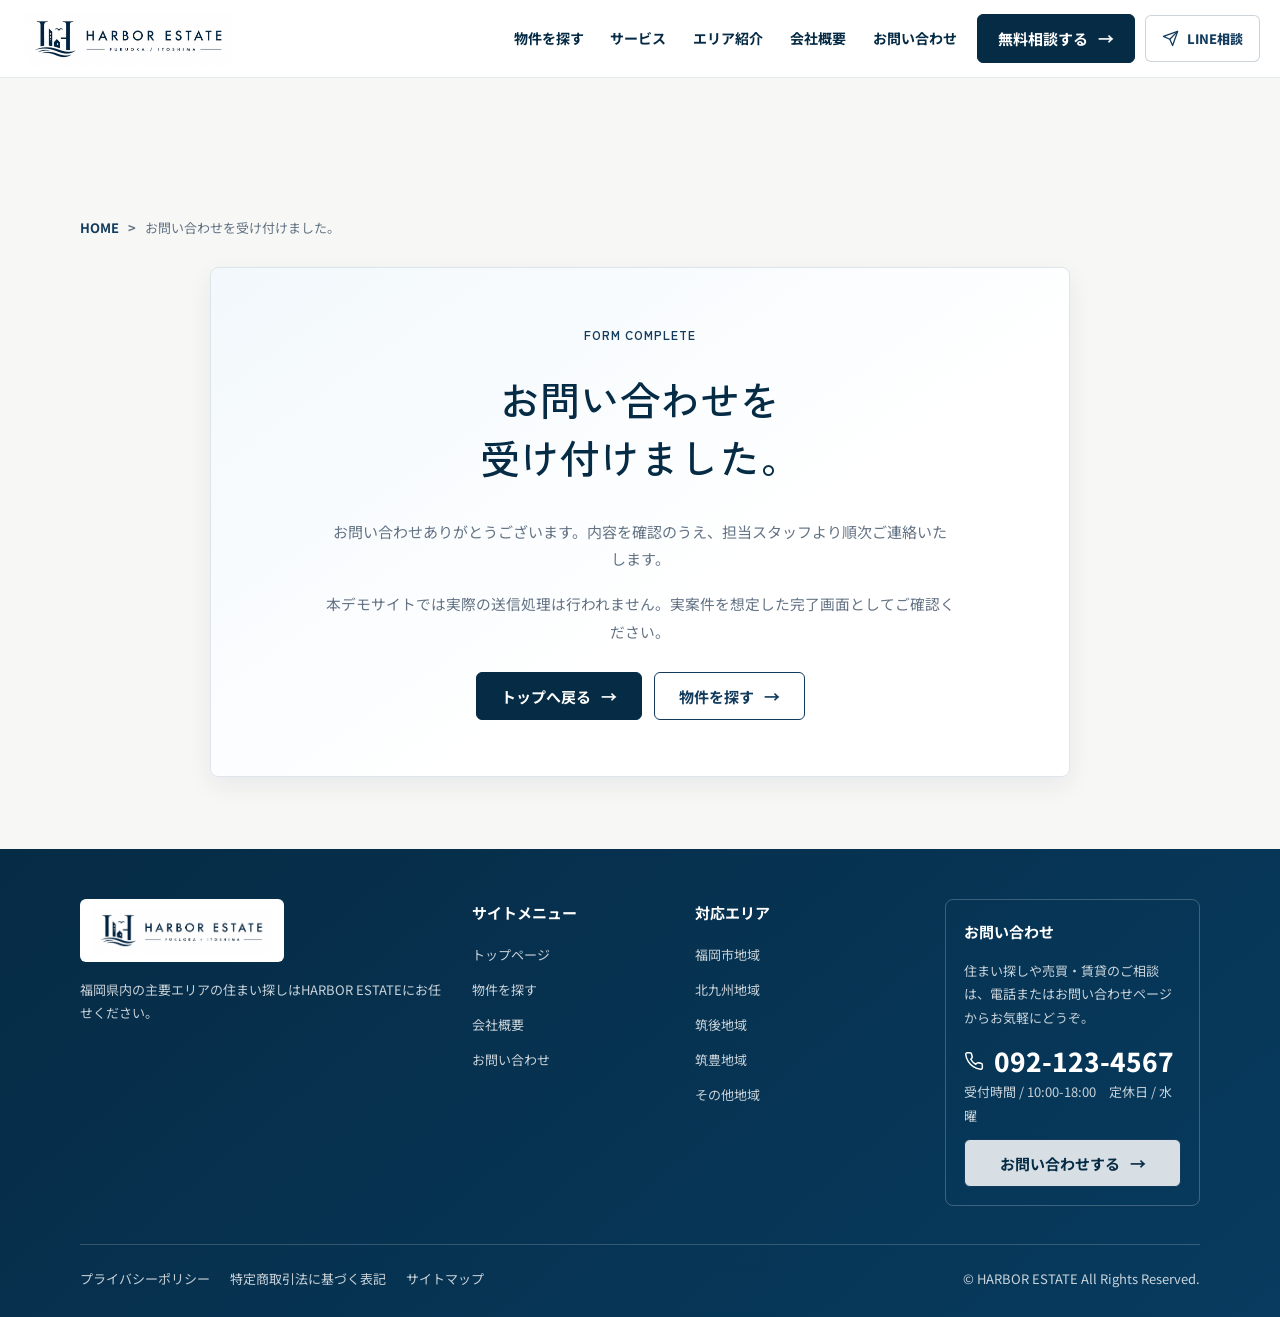
<file: contact-complete.html>
<!DOCTYPE html>
<html lang="ja">
<head>
  <meta charset="UTF-8">
  <meta name="viewport" content="width=device-width, initial-scale=1.0">
  <meta name="description" content="HARBOR ESTATEのお問い合わせ完了ページです。住まい探しや売買・賃貸のご相談を受け付けた想定のデモページです。">
  <title>お問い合わせ完了 | HARBOR ESTATE</title>
  <link rel="canonical" href="https://kota-web-design.github.io/harbor-estate-demo/contact-complete.html">
  <meta name="robots" content="noindex">
  <meta property="og:type" content="website">
  <meta property="og:site_name" content="HARBOR ESTATE">
  <meta property="og:title" content="お問い合わせ完了 | HARBOR ESTATE">
  <meta property="og:description" content="HARBOR ESTATEのお問い合わせ完了ページです。住まい探しや売買・賃貸のご相談を受け付けた想定のデモページです。">
  <meta property="og:url" content="https://kota-web-design.github.io/harbor-estate-demo/contact-complete.html">
  <meta property="og:image" content="https://kota-web-design.github.io/harbor-estate-demo/images/ogp.jpg">
  <meta property="og:image:width" content="1200">
  <meta property="og:image:height" content="630">
  <meta property="og:image:alt" content="HARBOR ESTATEの福岡県内向け住まい提案サイトイメージ">
  <meta property="og:locale" content="ja_JP">
  <meta name="twitter:card" content="summary_large_image">
  <meta name="twitter:title" content="お問い合わせ完了 | HARBOR ESTATE">
  <meta name="twitter:description" content="HARBOR ESTATEのお問い合わせ完了ページです。住まい探しや売買・賃貸のご相談を受け付けた想定のデモページです。">
  <meta name="twitter:image" content="https://kota-web-design.github.io/harbor-estate-demo/images/ogp.jpg">
  <link rel="icon" href="images/favicon.svg" type="image/svg+xml">
  <link rel="preconnect" href="https://fonts.googleapis.com">
  <link rel="preconnect" href="https://fonts.gstatic.com" crossorigin>
  <link href="https://fonts.googleapis.com/css2?family=Noto+Sans+JP:wght@400;500;700;800&family=Zen+Kaku+Gothic+New:wght@400;500;700&display=swap" rel="stylesheet">
  <link rel="stylesheet" href="style.css?v=final-sp-polish-3-20260611">
</head>
<body>
  <!-- 共通ヘッダー -->
  <header class="site-header">
    <div class="site-header__inner">
      <a class="site-header__logo" href="index.html" aria-label="HARBOR ESTATE トップへ">
        <img src="images/logo.png" alt="HARBOR ESTATE" loading="eager" decoding="async">
      </a>
      <nav class="site-nav" id="global-nav" aria-label="グローバルナビゲーション">
        <a class="site-nav__link" href="properties.html">物件を探す</a>
        <a class="site-nav__link" href="index.html#service">サービス</a>
        <a class="site-nav__link" href="index.html#area">エリア紹介</a>
        <a class="site-nav__link" href="company.html">会社概要</a>
        <a class="site-nav__link" href="contact.html">お問い合わせ</a>
        <a class="site-nav__link site-nav__link--line" href="https://line.me/R/ti/p/@harborestate" target="_blank" rel="noopener">LINE相談</a>
      </nav>
      <div class="site-header__actions">
        <a class="btn btn--primary site-header__cta" href="contact.html">無料相談する</a>
        <a class="site-header__line" href="https://line.me/R/ti/p/@harborestate" target="_blank" rel="noopener"><span data-icon="send" aria-hidden="true"></span><span>LINE相談</span></a>
      </div>
      <button class="menu-button" type="button" aria-controls="global-nav" aria-expanded="false" aria-label="メニューを開閉する">
        <span class="menu-button__line"></span>
        <span class="menu-button__line"></span>
        <span class="menu-button__line"></span>
      </button>
    </div>
  </header>

  <!-- メインコンテンツ -->
  <main>
    <!-- Contact Complete -->
    <section class="section sample-page">
      <div class="container">
        <nav class="breadcrumb" aria-label="パンくず">
          <a href="index.html">HOME</a>
          <span>お問い合わせを受け付けました。</span>
        </nav>

        <div class="sample-notice fade-up">
          <span class="section__label">FORM COMPLETE</span>
          <h1 class="section__title">お問い合わせを<br>受け付けました。</h1>
          <p class="section__lead">お問い合わせありがとうございます。内容を確認のうえ、担当スタッフより順次ご連絡いたします。</p>
          <p class="sample-notice__note">本デモサイトでは実際の送信処理は行われません。実案件を想定した完了画面としてご確認ください。</p>
          <div class="sample-notice__actions">
            <a class="btn btn--primary" href="index.html">トップへ戻る</a>
            <a class="btn" href="properties.html">物件を探す</a>
          </div>
        </div>
      </div>
    </section>
  </main>

  <!-- 共通フッター -->
  <footer class="site-footer">
    <div class="site-footer__inner">
      <div class="site-footer__grid">
        <div class="site-footer__brand">
          <img class="site-footer__logo" src="images/logo.png" alt="HARBOR ESTATE">
          <p class="site-footer__text">福岡県内の主要エリアの住まい探しはHARBOR ESTATEにお任せください。</p>
        </div>
        <div>
          <h3 class="site-footer__heading">サイトメニュー</h3>
          <ul class="site-footer__links">
            <li><a class="site-footer__link" href="index.html">トップページ</a></li>
            <li><a class="site-footer__link" href="properties.html">物件を探す</a></li>
            <li><a class="site-footer__link" href="company.html">会社概要</a></li>
            <li><a class="site-footer__link" href="contact.html">お問い合わせ</a></li>
          </ul>
        </div>
        <div>
          <h3 class="site-footer__heading">対応エリア</h3>
          <ul class="site-footer__links">
            <li><a class="site-footer__link" href="index.html#area">福岡市地域</a></li>
            <li><a class="site-footer__link" href="index.html#area">北九州地域</a></li>
            <li><a class="site-footer__link" href="index.html#area">筑後地域</a></li>
            <li><a class="site-footer__link" href="index.html#area">筑豊地域</a></li>
            <li><a class="site-footer__link" href="properties.html">その他地域</a></li>
          </ul>
        </div>
        <div class="footer-contact">
          <h3 class="site-footer__heading">お問い合わせ</h3>
          <p class="site-footer__small footer-contact__lead">住まい探しや売買・賃貸のご相談は、電話またはお問い合わせページからお気軽にどうぞ。</p>
          <a class="footer-contact__tel" href="tel:0921234567">092-123-4567</a>
          <p class="site-footer__small">受付時間 / 10:00-18:00　定休日 / 水曜</p>
          <a class="btn btn--ghost btn--block" href="contact.html">お問い合わせする</a>
        </div>
      </div>
      <div class="site-footer__bottom">
        <div class="site-footer__legal">
          <a class="site-footer__small" href="privacy.html">プライバシーポリシー</a>
          <a class="site-footer__small" href="law.html">特定商取引法に基づく表記</a>
          <a class="site-footer__small" href="sitemap.html">サイトマップ</a>
        </div>
        <p class="site-footer__small">© HARBOR ESTATE All Rights Reserved.</p>
      </div>
    </div>
  </footer>

  <!-- スマートフォン下部ナビ -->
  <nav class="bottom-nav" aria-label="スマートフォン用メニュー">
    <a href="index.html"><span data-icon="home" aria-hidden="true"></span>ホーム</a>
    <a href="properties.html"><span data-icon="search" aria-hidden="true"></span>物件を探す</a>
    <a href="index.html#service"><span data-icon="building" aria-hidden="true"></span>サービス</a>
    <a href="contact.html"><span data-icon="messageCircle" aria-hidden="true"></span>相談する</a>
  </nav>

  <!-- JavaScript -->
  <script src="main.js?v=final-sp-polish-3-20260611"></script>
</body>
</html>
</file>
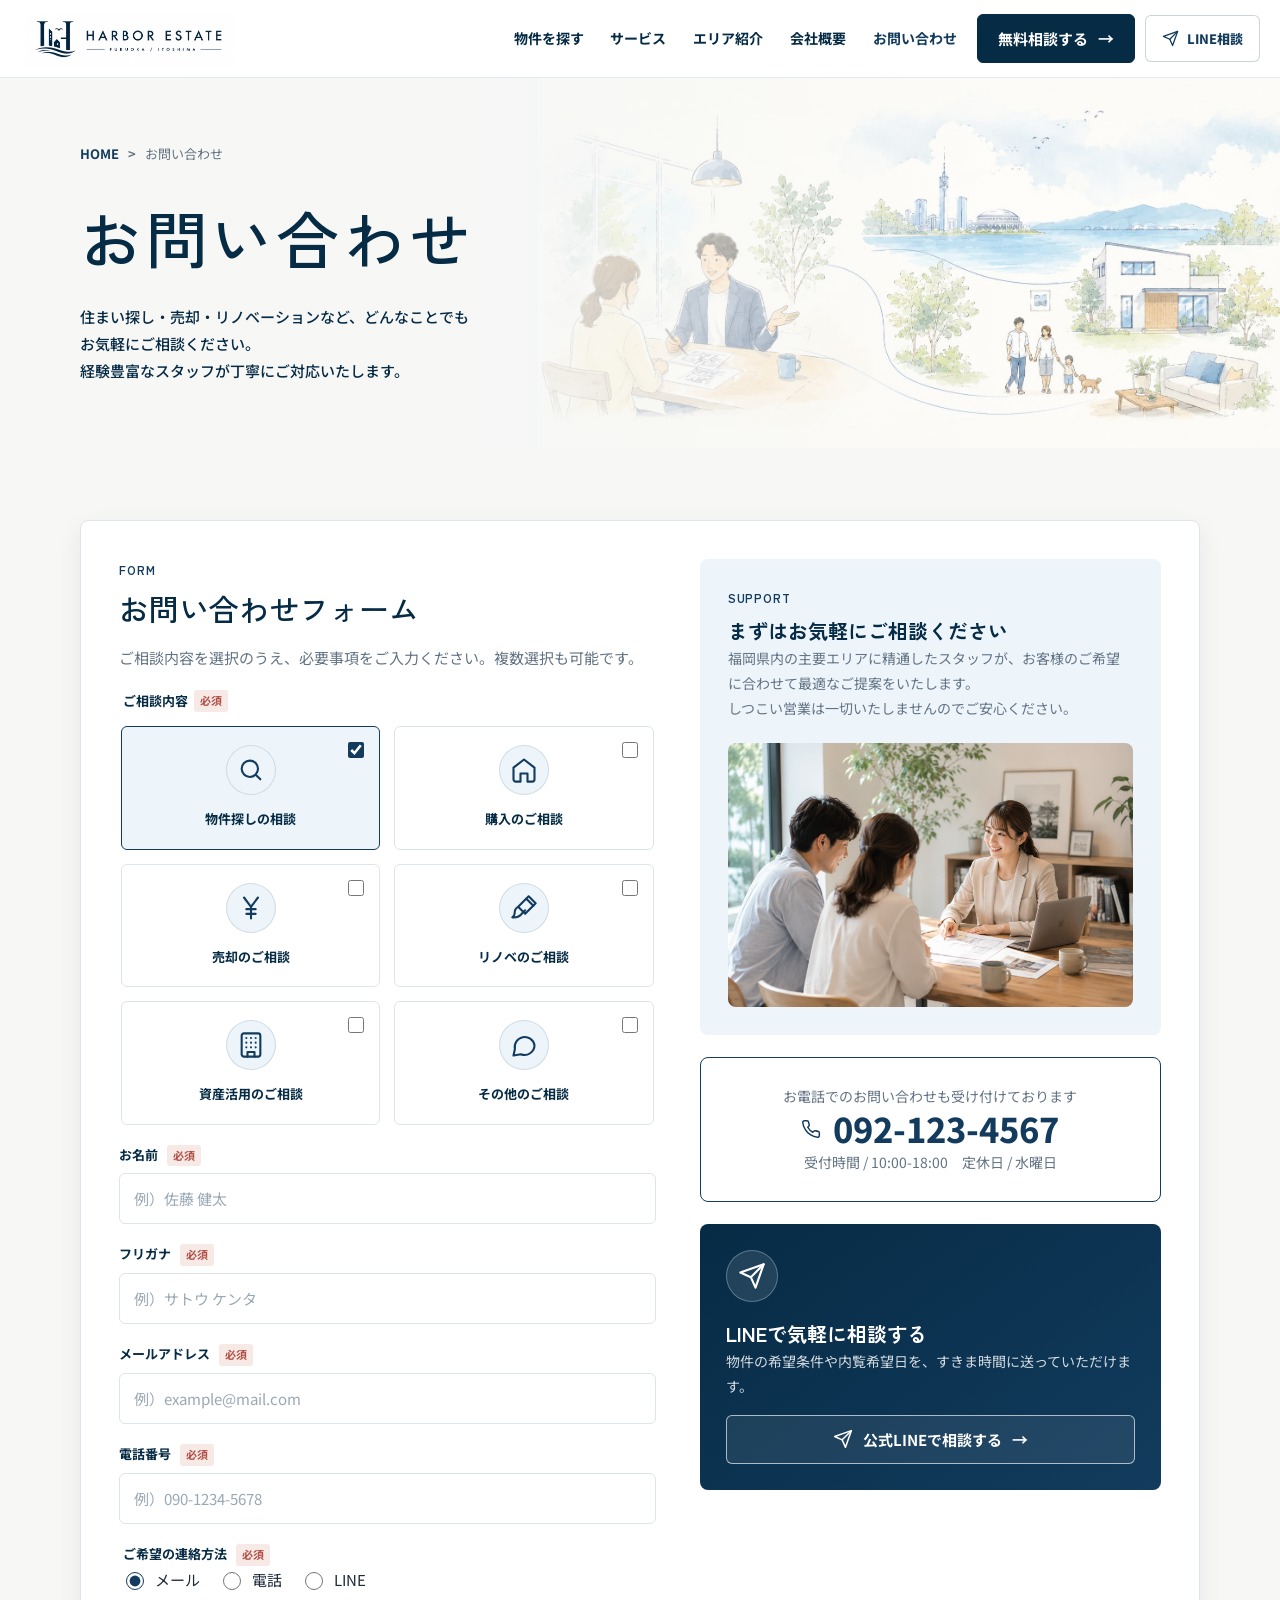
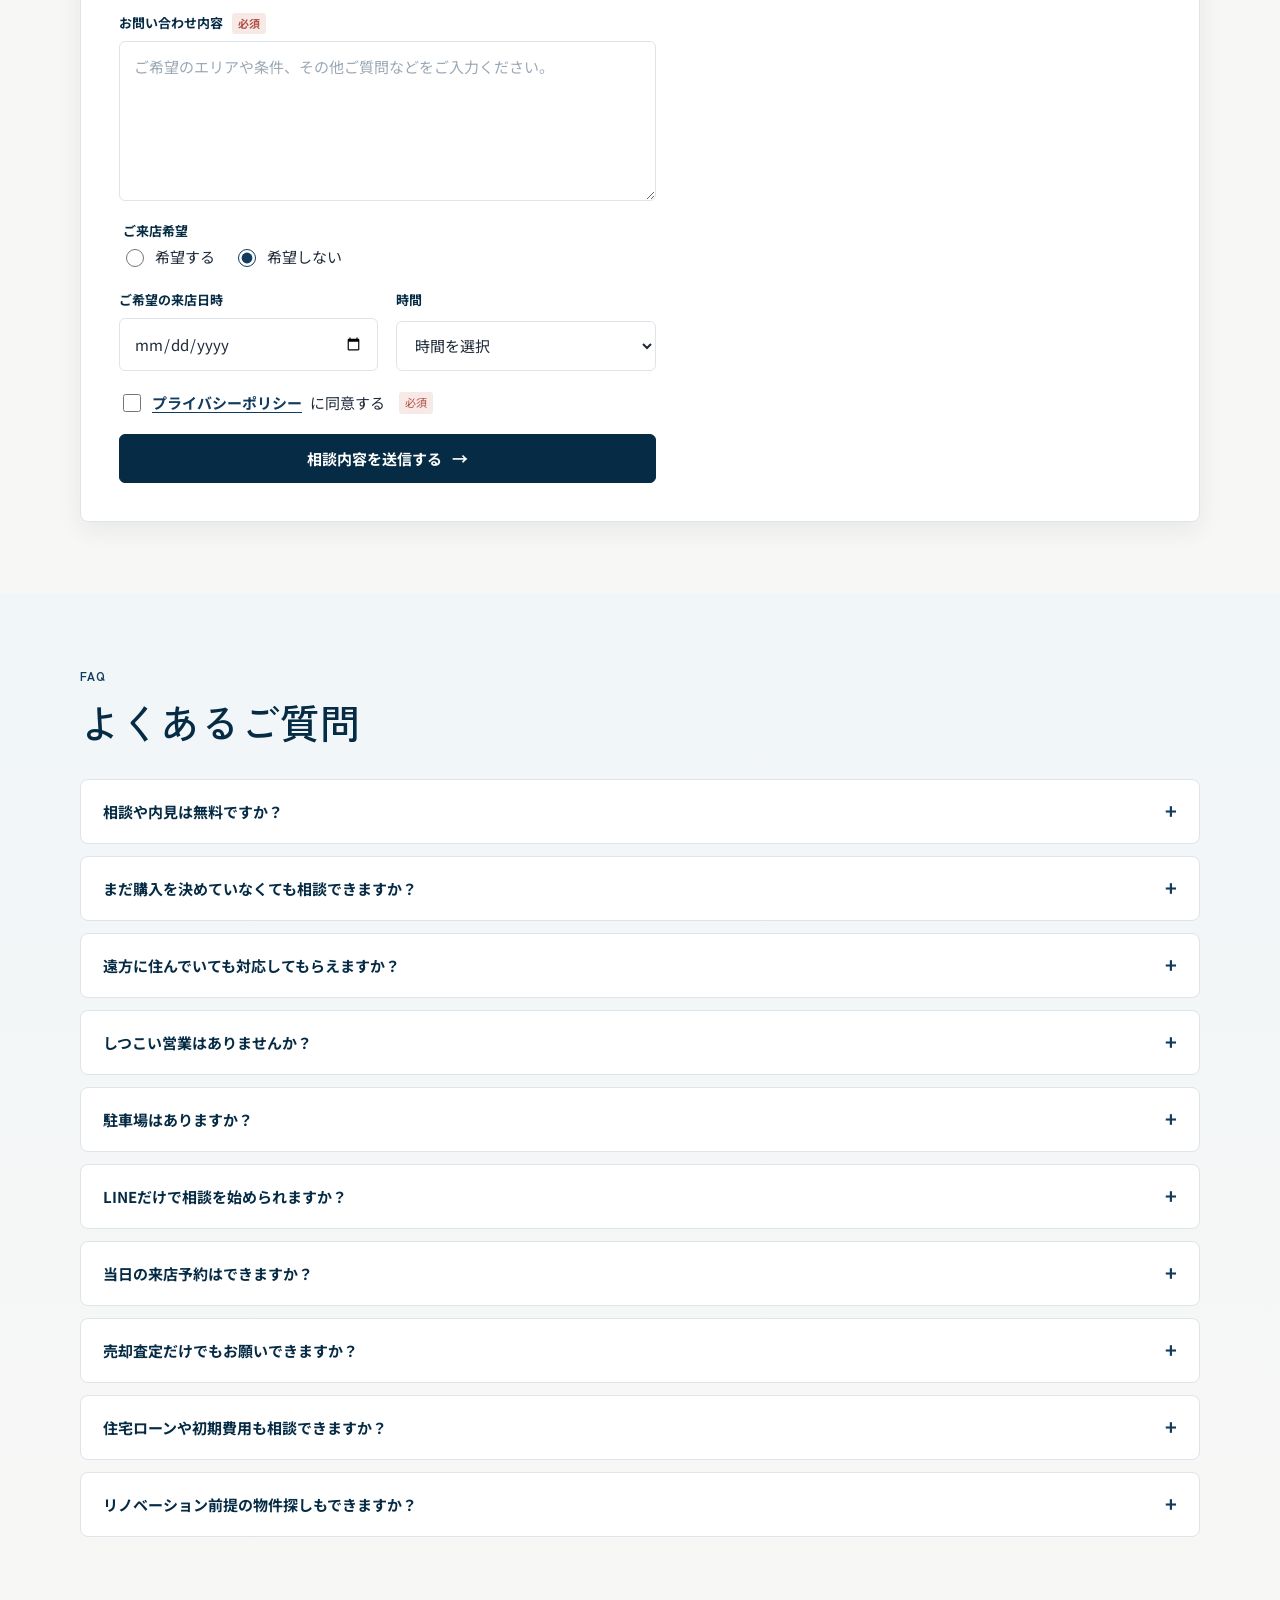
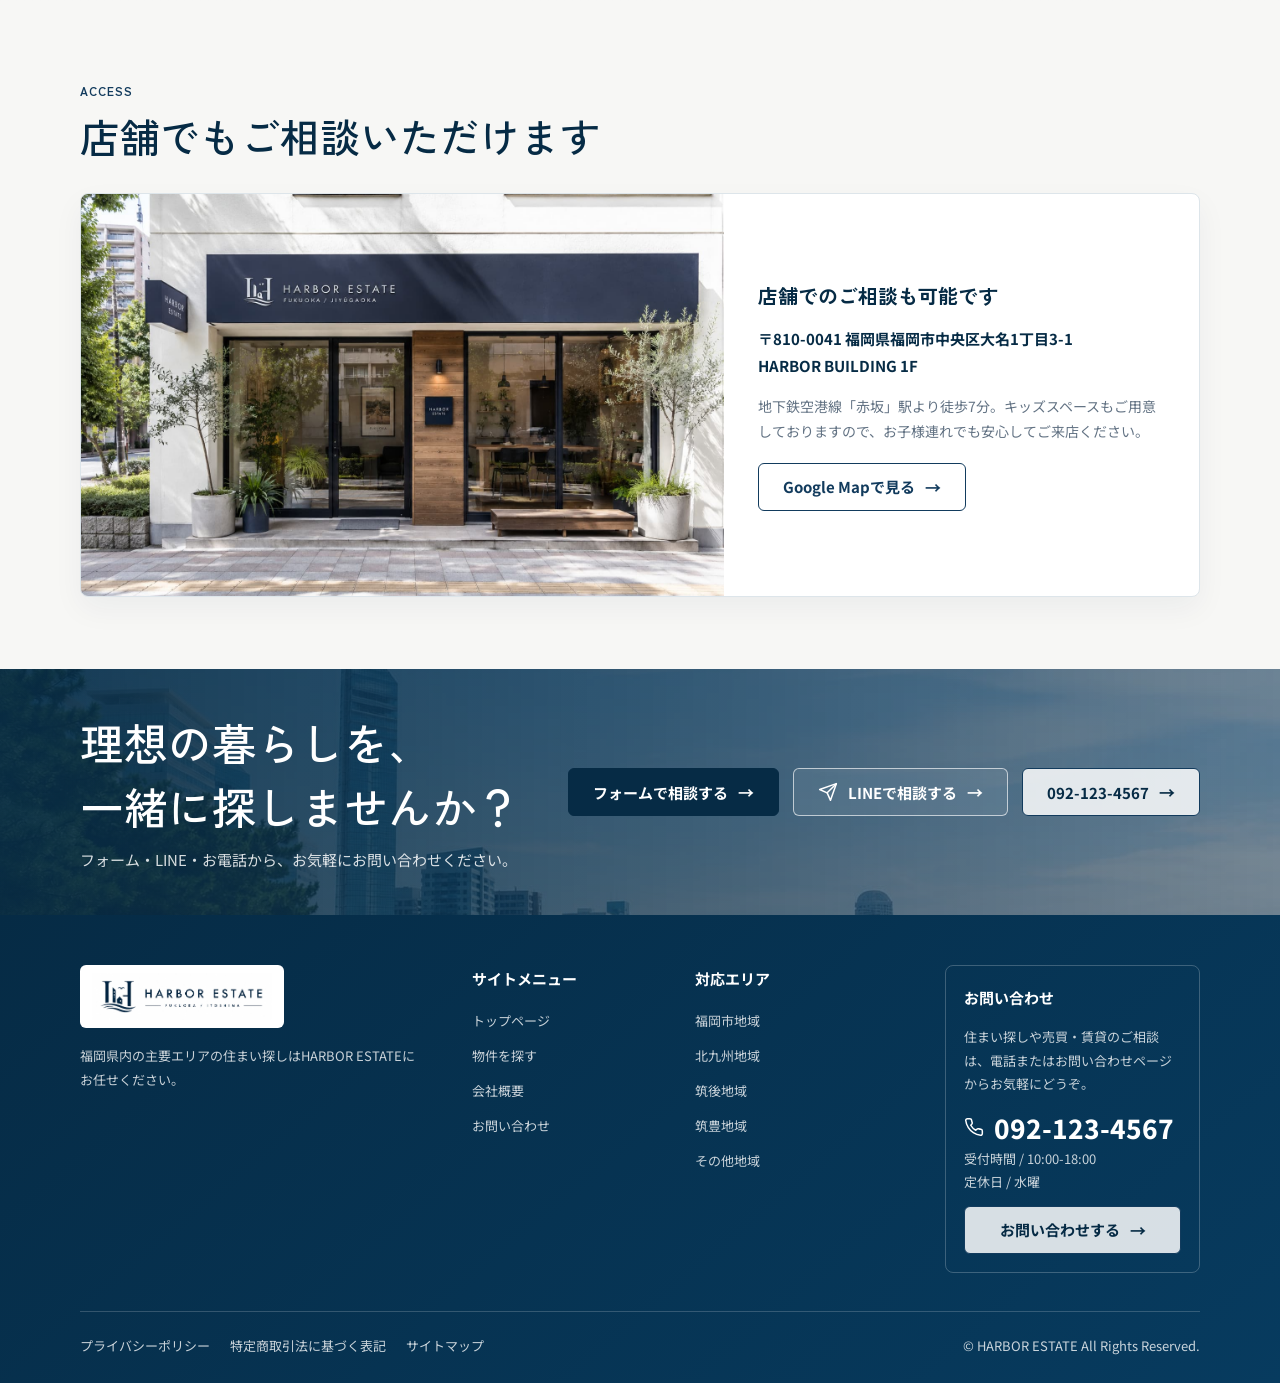
<file: contact.html>
<!DOCTYPE html>
<html lang="ja">
<head>
  <meta charset="UTF-8">
  <meta name="viewport" content="width=device-width, initial-scale=1.0">
  <meta name="description" content="HARBOR ESTATEへのお問い合わせ。物件探し、購入、売却、リノベーション、資産活用などお気軽にご相談ください。">
  <title>お問い合わせ | HARBOR ESTATE</title>
  <link rel="canonical" href="https://kota-web-design.github.io/harbor-estate-demo/contact.html">
  <meta property="og:type" content="website">
  <meta property="og:site_name" content="HARBOR ESTATE">
  <meta property="og:title" content="お問い合わせ | HARBOR ESTATE">
  <meta property="og:description" content="HARBOR ESTATEへのお問い合わせ。物件探し、購入、売却、リノベーション、資産活用などお気軽にご相談ください。">
  <meta property="og:url" content="https://kota-web-design.github.io/harbor-estate-demo/contact.html">
  <meta property="og:image" content="https://kota-web-design.github.io/harbor-estate-demo/images/ogp.jpg">
  <meta property="og:image:width" content="1200">
  <meta property="og:image:height" content="630">
  <meta property="og:image:alt" content="HARBOR ESTATEの福岡県内向け住まい提案サイトイメージ">
  <meta property="og:locale" content="ja_JP">
  <meta name="twitter:card" content="summary_large_image">
  <meta name="twitter:title" content="お問い合わせ | HARBOR ESTATE">
  <meta name="twitter:description" content="HARBOR ESTATEへのお問い合わせ。物件探し、購入、売却、リノベーション、資産活用などお気軽にご相談ください。">
  <meta name="twitter:image" content="https://kota-web-design.github.io/harbor-estate-demo/images/ogp.jpg">
  <link rel="icon" href="images/favicon.svg" type="image/svg+xml">
  <link rel="preconnect" href="https://fonts.googleapis.com">
  <link rel="preconnect" href="https://fonts.gstatic.com" crossorigin>
  <link href="https://fonts.googleapis.com/css2?family=Noto+Sans+JP:wght@400;500;700;800&family=Zen+Kaku+Gothic+New:wght@400;500;700&display=swap" rel="stylesheet">
  <link rel="stylesheet" href="style.css?v=final-sp-polish-3-20260611">
</head>
<body>
  <!-- 共通ヘッダー -->
  <header class="site-header">
    <div class="site-header__inner">
      <a class="site-header__logo" href="index.html" aria-label="HARBOR ESTATE トップへ">
        <img src="images/logo.png" alt="HARBOR ESTATE" loading="eager" decoding="async">
      </a>
      <nav class="site-nav" id="global-nav" aria-label="グローバルナビゲーション">
        <a class="site-nav__link" href="properties.html">物件を探す</a>
        <a class="site-nav__link" href="index.html#service">サービス</a>
        <a class="site-nav__link" href="index.html#area">エリア紹介</a>
        <a class="site-nav__link" href="company.html">会社概要</a>
        <a class="site-nav__link" href="contact.html" aria-current="page">お問い合わせ</a>
        <a class="site-nav__link site-nav__link--line" href="https://line.me/R/ti/p/@harborestate" target="_blank" rel="noopener">LINE相談</a>
      </nav>
      <div class="site-header__actions">
        <a class="btn btn--primary site-header__cta" href="contact.html">無料相談する</a>
        <a class="site-header__line" href="https://line.me/R/ti/p/@harborestate" target="_blank" rel="noopener"><span data-icon="send" aria-hidden="true"></span><span>LINE相談</span></a>
      </div>
      <button class="menu-button" type="button" aria-controls="global-nav" aria-expanded="false" aria-label="メニューを開閉する">
        <span class="menu-button__line"></span>
        <span class="menu-button__line"></span>
        <span class="menu-button__line"></span>
      </button>
    </div>
  </header>

  <!-- メインコンテンツ -->
  <main>
    <!-- Page Hero -->
    <section class="page-hero">
      <div class="page-hero__image">
        <img src="images/contact-hero.jpg" alt="住まい相談から理想の暮らしへつながる様子を描いた水彩イラスト" loading="eager" fetchpriority="high" decoding="async">
      </div>
      <div class="page-hero__inner">
        <nav class="breadcrumb" aria-label="パンくず">
          <a href="index.html">HOME</a>
          <span>お問い合わせ</span>
        </nav>
        <h1 class="page-title">お問い合わせ</h1>
        <p class="page-hero__lead">住まい探し・売却・リノベーションなど、どんなことでも<br class="pc-only">お気軽にご相談ください。<br>
          経験豊富なスタッフが丁寧にご対応いたします。</p>
      </div>
    </section>

    <!-- Contact Form -->
    <section class="section">
      <div class="container">
        <div class="contact-form-wrap fade-up" id="contact-form">
          <form class="form-grid" action="contact-complete.html" method="get">
            <div>
              <span class="section__label">FORM</span>
              <h2 class="section__title contact-form-title">お問い合わせフォーム</h2>
              <p class="section__lead">ご相談内容を選択のうえ、必要事項をご入力ください。複数選択も可能です。</p>
            </div>
            <fieldset class="form-field contact-type-field">
              <legend class="form-field__label">ご相談内容 <span class="form-field__required">必須</span></legend>
              <div class="contact-options contact-options--in-form">
                <label class="option-card"><input type="checkbox" name="type[]" checked><span class="option-card__icon" data-icon="search" aria-hidden="true"></span><span>物件探しの相談</span></label>
                <label class="option-card"><input type="checkbox" name="type[]"><span class="option-card__icon" data-icon="home" aria-hidden="true"></span><span>購入のご相談</span></label>
                <label class="option-card"><input type="checkbox" name="type[]"><span class="option-card__icon" data-icon="yen" aria-hidden="true"></span><span>売却のご相談</span></label>
                <label class="option-card"><input type="checkbox" name="type[]"><span class="option-card__icon" data-icon="paintbrush" aria-hidden="true"></span><span>リノベのご相談</span></label>
                <label class="option-card"><input type="checkbox" name="type[]"><span class="option-card__icon" data-icon="building" aria-hidden="true"></span><span>資産活用のご相談</span></label>
                <label class="option-card"><input type="checkbox" name="type[]"><span class="option-card__icon" data-icon="messageCircle" aria-hidden="true"></span><span>その他のご相談</span></label>
              </div>
            </fieldset>
            <label class="form-field">
              <span class="form-field__label">お名前 <span class="form-field__required">必須</span></span>
              <input class="form-control" type="text" name="name" placeholder="例）佐藤 健太" autocomplete="name" required>
            </label>
            <label class="form-field">
              <span class="form-field__label">フリガナ <span class="form-field__required">必須</span></span>
              <input class="form-control" type="text" name="kana" placeholder="例）サトウ ケンタ" required>
            </label>
            <label class="form-field">
              <span class="form-field__label">メールアドレス <span class="form-field__required">必須</span></span>
              <input class="form-control" type="email" name="email" placeholder="例）example@mail.com" autocomplete="email" required>
            </label>
            <label class="form-field">
              <span class="form-field__label">電話番号 <span class="form-field__required">必須</span></span>
              <input class="form-control" type="tel" name="tel" placeholder="例）090-1234-5678" autocomplete="tel" required>
            </label>
            <fieldset class="form-field" style="border: 0; padding: 0;">
              <legend class="form-field__label">ご希望の連絡方法 <span class="form-field__required">必須</span></legend>
              <div class="radio-group">
                <label><input type="radio" name="contact-method" checked>メール</label>
                <label><input type="radio" name="contact-method">電話</label>
                <label><input type="radio" name="contact-method">LINE</label>
              </div>
            </fieldset>
            <label class="form-field">
              <span class="form-field__label">お問い合わせ内容 <span class="form-field__required">必須</span></span>
              <textarea class="form-control" name="message" placeholder="ご希望のエリアや条件、その他ご質問などをご入力ください。" required></textarea>
            </label>
            <fieldset class="form-field" style="border: 0; padding: 0;">
              <legend class="form-field__label">ご来店希望</legend>
              <div class="radio-group">
                <label><input type="radio" name="visit">希望する</label>
                <label><input type="radio" name="visit" checked>希望しない</label>
              </div>
            </fieldset>
            <div class="form-grid form-grid--2">
              <label class="form-field">
                <span class="form-field__label">ご希望の来店日時</span>
                <input class="form-control" type="date" name="visit-date">
              </label>
              <label class="form-field">
                <span class="form-field__label">時間</span>
                <select class="form-control" name="visit-time">
                  <option>時間を選択</option>
                  <option>10:00</option>
                  <option>10:30</option>
                  <option>11:00</option>
                  <option>11:30</option>
                  <option>12:00</option>
                  <option>12:30</option>
                  <option>13:00</option>
                  <option>13:30</option>
                  <option>14:00</option>
                  <option>14:30</option>
                  <option>15:00</option>
                  <option>15:30</option>
                  <option>16:00</option>
                  <option>16:30</option>
                  <option>17:00</option>
                  <option>17:30</option>
                  <option>18:00</option>
                </select>
              </label>
            </div>
            <div class="checkbox-line">
              <label><input type="checkbox" name="privacy" required><a href="privacy.html">プライバシーポリシー</a>に同意する <span class="form-field__required">必須</span></label>
            </div>
            <button class="btn btn--primary btn--block" type="submit">相談内容を送信する</button>
          </form>

          <aside class="contact-side" aria-label="お問い合わせ補足">
            <div class="contact-side__panel">
              <span class="section__label">SUPPORT</span>
              <h2 class="card-title">まずはお気軽にご相談ください</h2>
              <p class="card-text">福岡県内の主要エリアに精通したスタッフが、お客様のご希望に合わせて最適なご提案をいたします。<br>しつこい営業は一切いたしませんのでご安心ください。</p>
              <img src="images/contact-staff.jpg" alt="自然光が差し込む空間でスタッフがお客様の住まい相談を行う打ち合わせ風景" loading="lazy">
            </div>
            <div class="phone-card">
              <p class="card-text">お電話でのお問い合わせも<br class="sp-only">受け付けております</p>
              <a class="phone-card__tel" href="tel:0921234567">092-123-4567</a>
              <p class="card-text">受付時間 / 10:00-18:00　定休日 / 水曜日</p>
            </div>
            <div class="line-consult-card">
              <span class="line-consult-card__icon" data-icon="send" aria-hidden="true"></span>
              <div>
                <h3 class="card-title">LINEで気軽に相談する</h3>
                <p class="card-text">物件の希望条件や内覧希望日を、すきま時間に送っていただけます。</p>
              </div>
              <a class="btn btn--line btn--block" href="https://line.me/R/ti/p/@harborestate" target="_blank" rel="noopener">公式LINEで相談する</a>
            </div>
          </aside>
        </div>
      </div>
    </section>

    <!-- FAQ -->
    <section class="section section--soft" id="faq">
      <div class="container">
        <div class="section__head">
          <div>
            <span class="section__label">FAQ</span>
            <h2 class="section__title">よくあるご質問</h2>
          </div>
        </div>
        <div class="faq-list">
          <div class="faq-item"><button class="faq-item__question" type="button" aria-expanded="false">相談や内見は無料ですか？</button><div class="faq-item__answer"><p>はい、無料です。条件の整理から内見のご案内まで、費用はかかりません。</p></div></div>
          <div class="faq-item"><button class="faq-item__question" type="button" aria-expanded="false">まだ購入を決めていなくても相談できますか？</button><div class="faq-item__answer"><p>もちろんです。購入時期が未定の方も、資金計画やエリア選びからご相談いただけます。</p></div></div>
          <div class="faq-item"><button class="faq-item__question" type="button" aria-expanded="false">遠方に住んでいても対応してもらえますか？</button><div class="faq-item__answer"><p>オンライン相談や写真・動画でのご案内にも対応しています。現地に来られない方もご相談ください。</p></div></div>
          <div class="faq-item"><button class="faq-item__question" type="button" aria-expanded="false">しつこい営業はありませんか？</button><div class="faq-item__answer"><p>ありません。お客様のペースを大切にし、必要な情報を分かりやすくお届けします。</p></div></div>
          <div class="faq-item"><button class="faq-item__question" type="button" aria-expanded="false">駐車場はありますか？</button><div class="faq-item__answer"><p>店舗前にお客様用駐車場をご用意しています。ご来店前にお知らせいただくとスムーズです。</p></div></div>
          <div class="faq-item"><button class="faq-item__question" type="button" aria-expanded="false">LINEだけで相談を始められますか？</button><div class="faq-item__answer"><p>はい。希望エリアや予算、気になる物件URLを送っていただければ、担当スタッフが内容を確認して返信します。</p></div></div>
          <div class="faq-item"><button class="faq-item__question" type="button" aria-expanded="false">当日の来店予約はできますか？</button><div class="faq-item__answer"><p>空き状況によって可能です。直前の場合は、お電話またはLINEでご連絡いただくとスムーズです。</p></div></div>
          <div class="faq-item"><button class="faq-item__question" type="button" aria-expanded="false">売却査定だけでもお願いできますか？</button><div class="faq-item__answer"><p>可能です。周辺相場や売却時期の考え方も含めて、無理のない進め方をご提案します。</p></div></div>
          <div class="faq-item"><button class="faq-item__question" type="button" aria-expanded="false">住宅ローンや初期費用も相談できますか？</button><div class="faq-item__answer"><p>はい。購入時の資金計画、賃貸の初期費用、月々の支払いイメージまで一緒に整理します。</p></div></div>
          <div class="faq-item"><button class="faq-item__question" type="button" aria-expanded="false">リノベーション前提の物件探しもできますか？</button><div class="faq-item__answer"><p>対応しています。物件価格と工事費のバランスを見ながら、暮らし方に合う候補をご提案します。</p></div></div>
        </div>
      </div>
    </section>

    <!-- Access -->
    <section class="section" id="access">
      <div class="container">
        <div class="section__head">
          <div>
            <span class="section__label">ACCESS</span>
            <h2 class="section__title">店舗でもご相談いただけます</h2>
          </div>
        </div>
        <div class="contact-access">
          <div class="contact-access__card contact-access__card--single fade-up">
            <img src="images/access_shop.jpg" alt="HARBOR ESTATE店舗外観イメージ" loading="lazy">
            <div>
              <h3 class="card-title">店舗でのご相談も可能です</h3>
              <p class="contact-access__address">〒810-0041 福岡県福岡市中央区大名1丁目3-1<br>HARBOR BUILDING 1F</p>
              <p class="card-text">地下鉄空港線「赤坂」駅より徒歩7分。キッズスペースもご用意しておりますので、お子様連れでも安心してご来店ください。</p>
              <a class="btn" href="https://www.google.com/maps" target="_blank" rel="noopener">Google Mapで見る</a>
            </div>
          </div>
        </div>
      </div>
    </section>

    <!-- Contact CTA -->
    <section class="cta-band">
      <div class="cta-band__inner">
        <div>
          <h2 class="cta-band__title">理想の暮らしを、<br>一緒に探しませんか？</h2>
          <p class="cta-band__lead">フォーム・LINE・お電話から、お気軽にお問い合わせください。</p>
        </div>
        <div class="cta-band__actions">
          <a class="btn btn--primary" href="#contact-form">フォームで相談する</a>
          <a class="btn btn--line" href="https://line.me/R/ti/p/@harborestate" target="_blank" rel="noopener">LINEで相談する</a>
          <a class="btn btn--ghost" href="tel:0921234567">092-123-4567</a>
        </div>
      </div>
    </section>
  </main>

  <!-- 共通フッター -->
  <footer class="site-footer">
    <div class="site-footer__inner">
      <div class="site-footer__grid">
        <div class="site-footer__brand">
          <img class="site-footer__logo" src="images/logo.png" alt="HARBOR ESTATE">
          <p class="site-footer__text">福岡県内の主要エリアの住まい探しはHARBOR ESTATEに<br>お任せください。</p>
        </div>
        <div>
          <h3 class="site-footer__heading">サイトメニュー</h3>
          <ul class="site-footer__links">
            <li><a class="site-footer__link" href="index.html">トップページ</a></li>
            <li><a class="site-footer__link" href="properties.html">物件を探す</a></li>
            <li><a class="site-footer__link" href="company.html">会社概要</a></li>
            <li><a class="site-footer__link" href="contact.html">お問い合わせ</a></li>
          </ul>
        </div>
        <div>
          <h3 class="site-footer__heading">対応エリア</h3>
          <ul class="site-footer__links">
            <li><a class="site-footer__link" href="index.html#area">福岡市地域</a></li>
            <li><a class="site-footer__link" href="index.html#area">北九州地域</a></li>
            <li><a class="site-footer__link" href="index.html#area">筑後地域</a></li>
            <li><a class="site-footer__link" href="index.html#area">筑豊地域</a></li>
            <li><a class="site-footer__link" href="properties.html">その他地域</a></li>
          </ul>
        </div>
        <div class="footer-contact">
          <h3 class="site-footer__heading">お問い合わせ</h3>
          <p class="site-footer__small footer-contact__lead">住まい探しや売買・賃貸のご相談は、電話またはお問い合わせページからお気軽にどうぞ。</p>
          <a class="footer-contact__tel" href="tel:0921234567">092-123-4567</a>
          <p class="site-footer__small">受付時間 / 10:00-18:00<br>定休日 / 水曜</p>
          <a class="btn btn--ghost btn--block" href="contact.html">お問い合わせする</a>
        </div>
      </div>
      <div class="site-footer__bottom">
        <div class="site-footer__legal">
          <a class="site-footer__small" href="privacy.html">プライバシーポリシー</a>
          <a class="site-footer__small" href="law.html">特定商取引法に基づく表記</a>
          <a class="site-footer__small" href="sitemap.html">サイトマップ</a>
        </div>
        <p class="site-footer__small">© HARBOR ESTATE All Rights Reserved.</p>
      </div>
    </div>
  </footer>

  <!-- スマートフォン下部ナビ -->
  <nav class="bottom-nav" aria-label="スマートフォン用メニュー">
    <a href="index.html"><span data-icon="home" aria-hidden="true"></span>ホーム</a>
    <a href="properties.html"><span data-icon="search" aria-hidden="true"></span>物件を探す</a>
    <a href="index.html#service"><span data-icon="building" aria-hidden="true"></span>サービス</a>
    <a href="contact.html"><span data-icon="messageCircle" aria-hidden="true"></span>相談する</a>
  </nav>

  <!-- JavaScript -->
  <script src="main.js?v=final-sp-polish-3-20260611"></script>
</body>
</html>
</file>
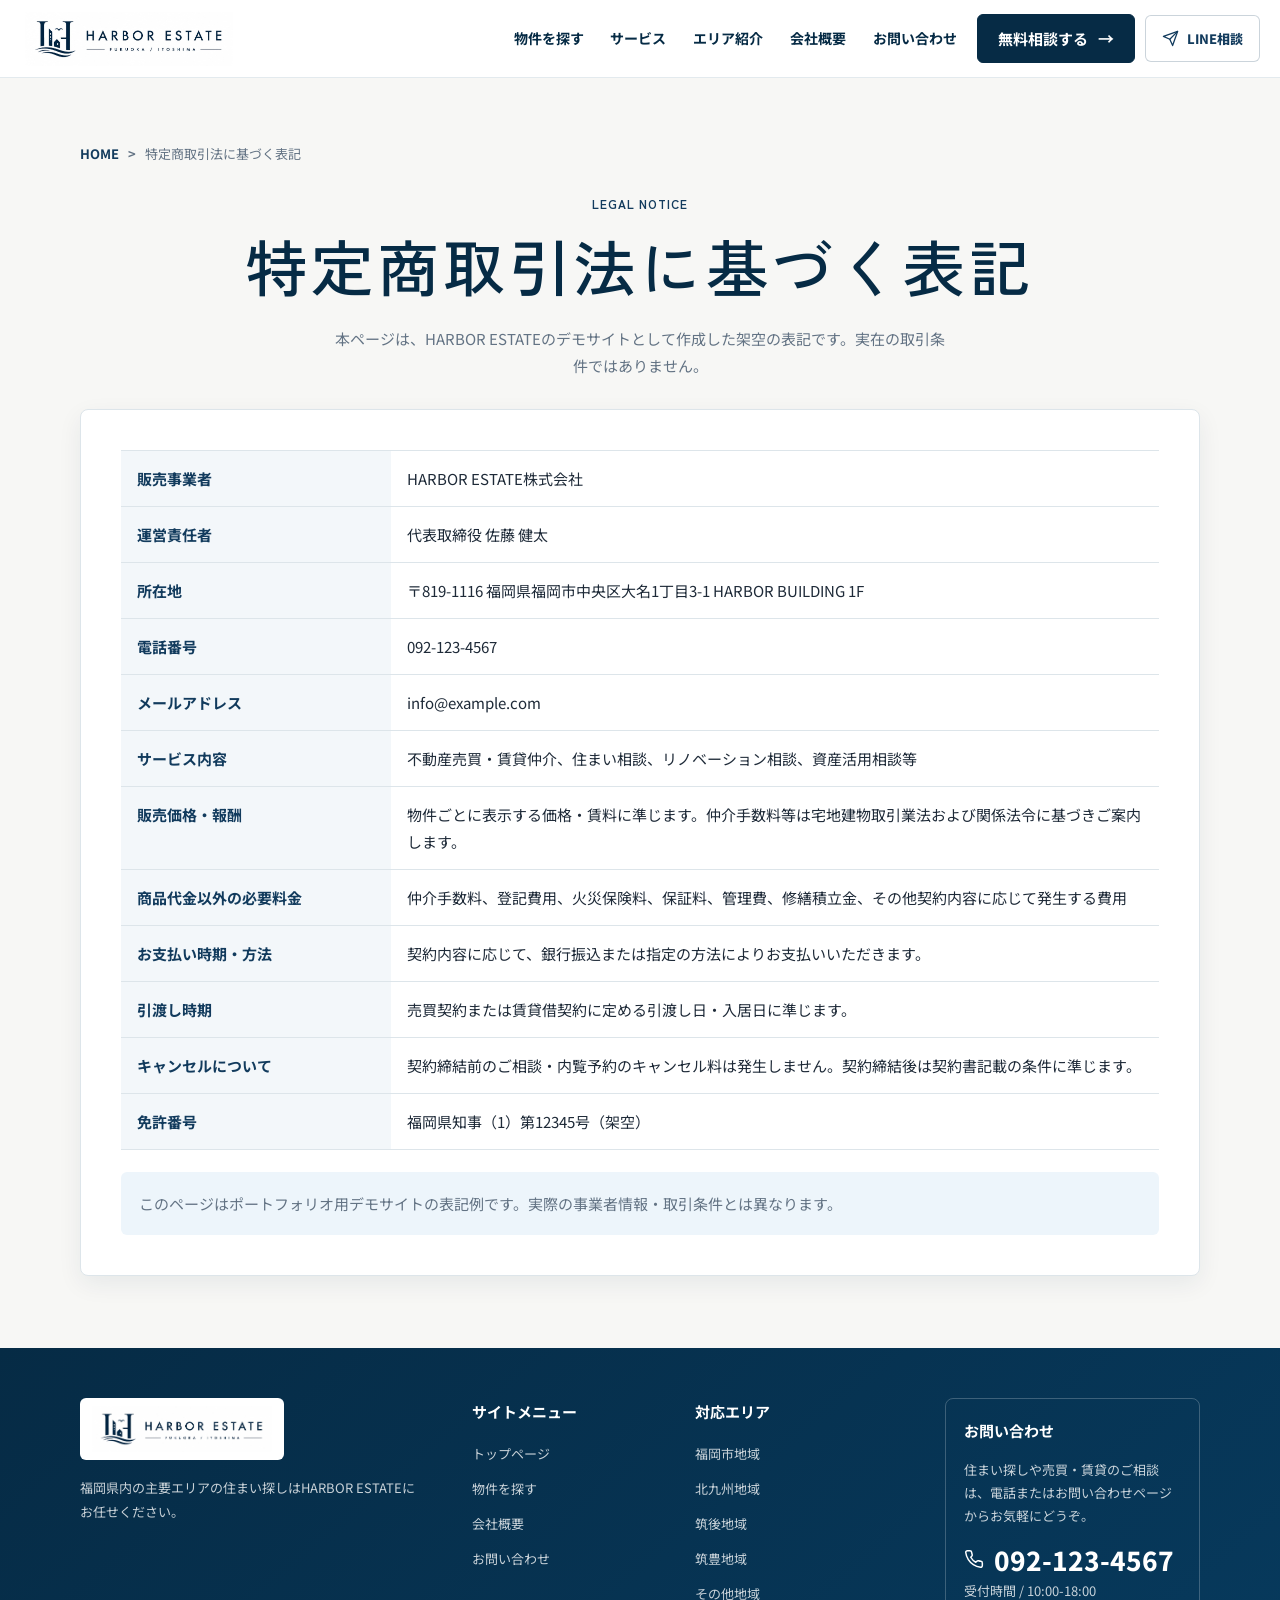
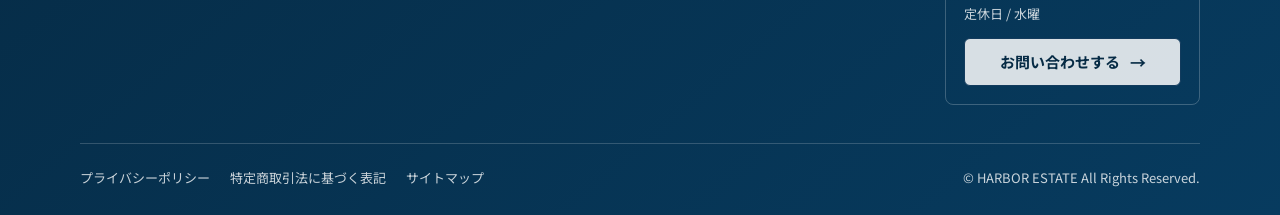
<file: law.html>
<!DOCTYPE html>
<html lang="ja">
<head>
  <meta charset="UTF-8">
  <meta name="viewport" content="width=device-width, initial-scale=1.0">
  <meta name="description" content="HARBOR ESTATEの特定商取引法に基づく表記です。事業者情報やサービス内容を掲載しています。">
  <title>特定商取引法に基づく表記 | HARBOR ESTATE</title>
  <link rel="canonical" href="https://kota-web-design.github.io/harbor-estate-demo/law.html">
  <meta property="og:type" content="website">
  <meta property="og:site_name" content="HARBOR ESTATE">
  <meta property="og:title" content="特定商取引法に基づく表記 | HARBOR ESTATE">
  <meta property="og:description" content="HARBOR ESTATEの特定商取引法に基づく表記です。事業者情報やサービス内容を掲載しています。">
  <meta property="og:url" content="https://kota-web-design.github.io/harbor-estate-demo/law.html">
  <meta property="og:image" content="https://kota-web-design.github.io/harbor-estate-demo/images/ogp.jpg">
  <meta property="og:image:width" content="1200">
  <meta property="og:image:height" content="630">
  <meta property="og:image:alt" content="HARBOR ESTATEの福岡県内向け住まい提案サイトイメージ">
  <meta property="og:locale" content="ja_JP">
  <meta name="twitter:card" content="summary_large_image">
  <meta name="twitter:title" content="特定商取引法に基づく表記 | HARBOR ESTATE">
  <meta name="twitter:description" content="HARBOR ESTATEの特定商取引法に基づく表記です。事業者情報やサービス内容を掲載しています。">
  <meta name="twitter:image" content="https://kota-web-design.github.io/harbor-estate-demo/images/ogp.jpg">
  <link rel="icon" href="images/favicon.svg" type="image/svg+xml">
  <link rel="preconnect" href="https://fonts.googleapis.com">
  <link rel="preconnect" href="https://fonts.gstatic.com" crossorigin>
  <link href="https://fonts.googleapis.com/css2?family=Noto+Sans+JP:wght@400;500;700;800&family=Zen+Kaku+Gothic+New:wght@400;500;700&display=swap" rel="stylesheet">
  <link rel="stylesheet" href="style.css?v=final-sp-polish-3-20260611">
</head>
<body>
  <!-- 共通ヘッダー -->
  <header class="site-header">
    <div class="site-header__inner">
      <a class="site-header__logo" href="index.html" aria-label="HARBOR ESTATE トップへ"><img src="images/logo.png" alt="HARBOR ESTATE" loading="eager" decoding="async"></a>
      <nav class="site-nav" id="global-nav" aria-label="グローバルナビゲーション">
        <a class="site-nav__link" href="properties.html">物件を探す</a>
        <a class="site-nav__link" href="index.html#service">サービス</a>
        <a class="site-nav__link" href="index.html#area">エリア紹介</a>
        <a class="site-nav__link" href="company.html">会社概要</a>
        <a class="site-nav__link" href="contact.html">お問い合わせ</a>
        <a class="site-nav__link site-nav__link--line" href="https://line.me/R/ti/p/@harborestate" target="_blank" rel="noopener">LINE相談</a>
      </nav>
      <div class="site-header__actions">
        <a class="btn btn--primary site-header__cta" href="contact.html">無料相談する</a>
        <a class="site-header__line" href="https://line.me/R/ti/p/@harborestate" target="_blank" rel="noopener"><span data-icon="send" aria-hidden="true"></span><span>LINE相談</span></a>
      </div>
      <button class="menu-button" type="button" aria-controls="global-nav" aria-expanded="false" aria-label="メニューを開閉する"><span class="menu-button__line"></span><span class="menu-button__line"></span><span class="menu-button__line"></span></button>
    </div>
  </header>

  <!-- メインコンテンツ -->
  <main>
    <!-- Legal Content -->
    <section class="section legal-page">
      <div class="container">
        <nav class="breadcrumb" aria-label="パンくず"><a href="index.html">HOME</a><span>特定商取引法に基づく表記</span></nav>
        <div class="legal-header">
          <span class="section__label">LEGAL NOTICE</span>
          <h1 class="page-title">特定商取引法に基づく表記</h1>
          <p class="section__lead">本ページは、HARBOR ESTATEのデモサイトとして作成した架空の表記です。実在の取引条件ではありません。</p>
        </div>

        <div class="legal-card fade-up">
          <table class="info-table">
            <tbody>
              <tr><th>販売事業者</th><td>HARBOR ESTATE株式会社</td></tr>
              <tr><th>運営責任者</th><td>代表取締役 佐藤 健太</td></tr>
              <tr><th>所在地</th><td>〒819-1116 福岡県福岡市中央区大名1丁目3-1 HARBOR BUILDING 1F</td></tr>
              <tr><th>電話番号</th><td>092-123-4567</td></tr>
              <tr><th>メールアドレス</th><td>info@example.com</td></tr>
              <tr><th>サービス内容</th><td>不動産売買・賃貸仲介、住まい相談、リノベーション相談、資産活用相談等</td></tr>
              <tr><th>販売価格・報酬</th><td>物件ごとに表示する価格・賃料に準じます。仲介手数料等は宅地建物取引業法および関係法令に基づきご案内します。</td></tr>
              <tr><th>商品代金以外の必要料金</th><td>仲介手数料、登記費用、火災保険料、保証料、管理費、修繕積立金、その他契約内容に応じて発生する費用</td></tr>
              <tr><th>お支払い時期・方法</th><td>契約内容に応じて、銀行振込または指定の方法によりお支払いいただきます。</td></tr>
              <tr><th>引渡し時期</th><td>売買契約または賃貸借契約に定める引渡し日・入居日に準じます。</td></tr>
              <tr><th>キャンセルについて</th><td>契約締結前のご相談・内覧予約のキャンセル料は発生しません。契約締結後は契約書記載の条件に準じます。</td></tr>
              <tr><th>免許番号</th><td>福岡県知事（1）第12345号（架空）</td></tr>
            </tbody>
          </table>
          <p class="legal-note">このページはポートフォリオ用デモサイトの表記例です。実際の事業者情報・取引条件とは異なります。</p>
        </div>
      </div>
    </section>
  </main>

  <!-- 共通フッター -->
  <footer class="site-footer">
    <div class="site-footer__inner">
      <div class="site-footer__grid">
        <div class="site-footer__brand">
          <img class="site-footer__logo" src="images/logo.png" alt="HARBOR ESTATE">
          <p class="site-footer__text">福岡県内の主要エリアの住まい探しはHARBOR ESTATEに<br>お任せください。</p>
        </div>
        <div>
          <h3 class="site-footer__heading">サイトメニュー</h3>
          <ul class="site-footer__links">
            <li><a class="site-footer__link" href="index.html">トップページ</a></li>
            <li><a class="site-footer__link" href="properties.html">物件を探す</a></li>
            <li><a class="site-footer__link" href="company.html">会社概要</a></li>
            <li><a class="site-footer__link" href="contact.html">お問い合わせ</a></li>
          </ul>
        </div>
        <div>
          <h3 class="site-footer__heading">対応エリア</h3>
          <ul class="site-footer__links">
            <li><a class="site-footer__link" href="index.html#area">福岡市地域</a></li>
            <li><a class="site-footer__link" href="index.html#area">北九州地域</a></li>
            <li><a class="site-footer__link" href="index.html#area">筑後地域</a></li>
            <li><a class="site-footer__link" href="index.html#area">筑豊地域</a></li>
            <li><a class="site-footer__link" href="properties.html">その他地域</a></li>
          </ul>
        </div>
        <div class="footer-contact">
          <h3 class="site-footer__heading">お問い合わせ</h3>
          <p class="site-footer__small footer-contact__lead">住まい探しや売買・賃貸のご相談は、電話またはお問い合わせページからお気軽にどうぞ。</p>
          <a class="footer-contact__tel" href="tel:0921234567">092-123-4567</a>
          <p class="site-footer__small">受付時間 / 10:00-18:00<br>定休日 / 水曜</p>
          <a class="btn btn--ghost btn--block" href="contact.html">お問い合わせする</a>
        </div>
      </div>
      <div class="site-footer__bottom">
        <div class="site-footer__legal">
          <a class="site-footer__small" href="privacy.html">プライバシーポリシー</a>
          <a class="site-footer__small" href="law.html" aria-current="page">特定商取引法に基づく表記</a>
          <a class="site-footer__small" href="sitemap.html">サイトマップ</a>
        </div>
        <p class="site-footer__small">© HARBOR ESTATE All Rights Reserved.</p>
      </div>
    </div>
  </footer>

  <!-- スマートフォン下部ナビ -->
  <nav class="bottom-nav" aria-label="スマートフォン用メニュー"><a href="index.html"><span data-icon="home" aria-hidden="true"></span>ホーム</a><a href="properties.html"><span data-icon="search" aria-hidden="true"></span>物件を探す</a><a href="index.html#service"><span data-icon="building" aria-hidden="true"></span>サービス</a><a href="contact.html"><span data-icon="messageCircle" aria-hidden="true"></span>相談する</a></nav>

  <!-- JavaScript -->
  <script src="main.js?v=final-sp-polish-3-20260611"></script>
</body>
</html>
</file>
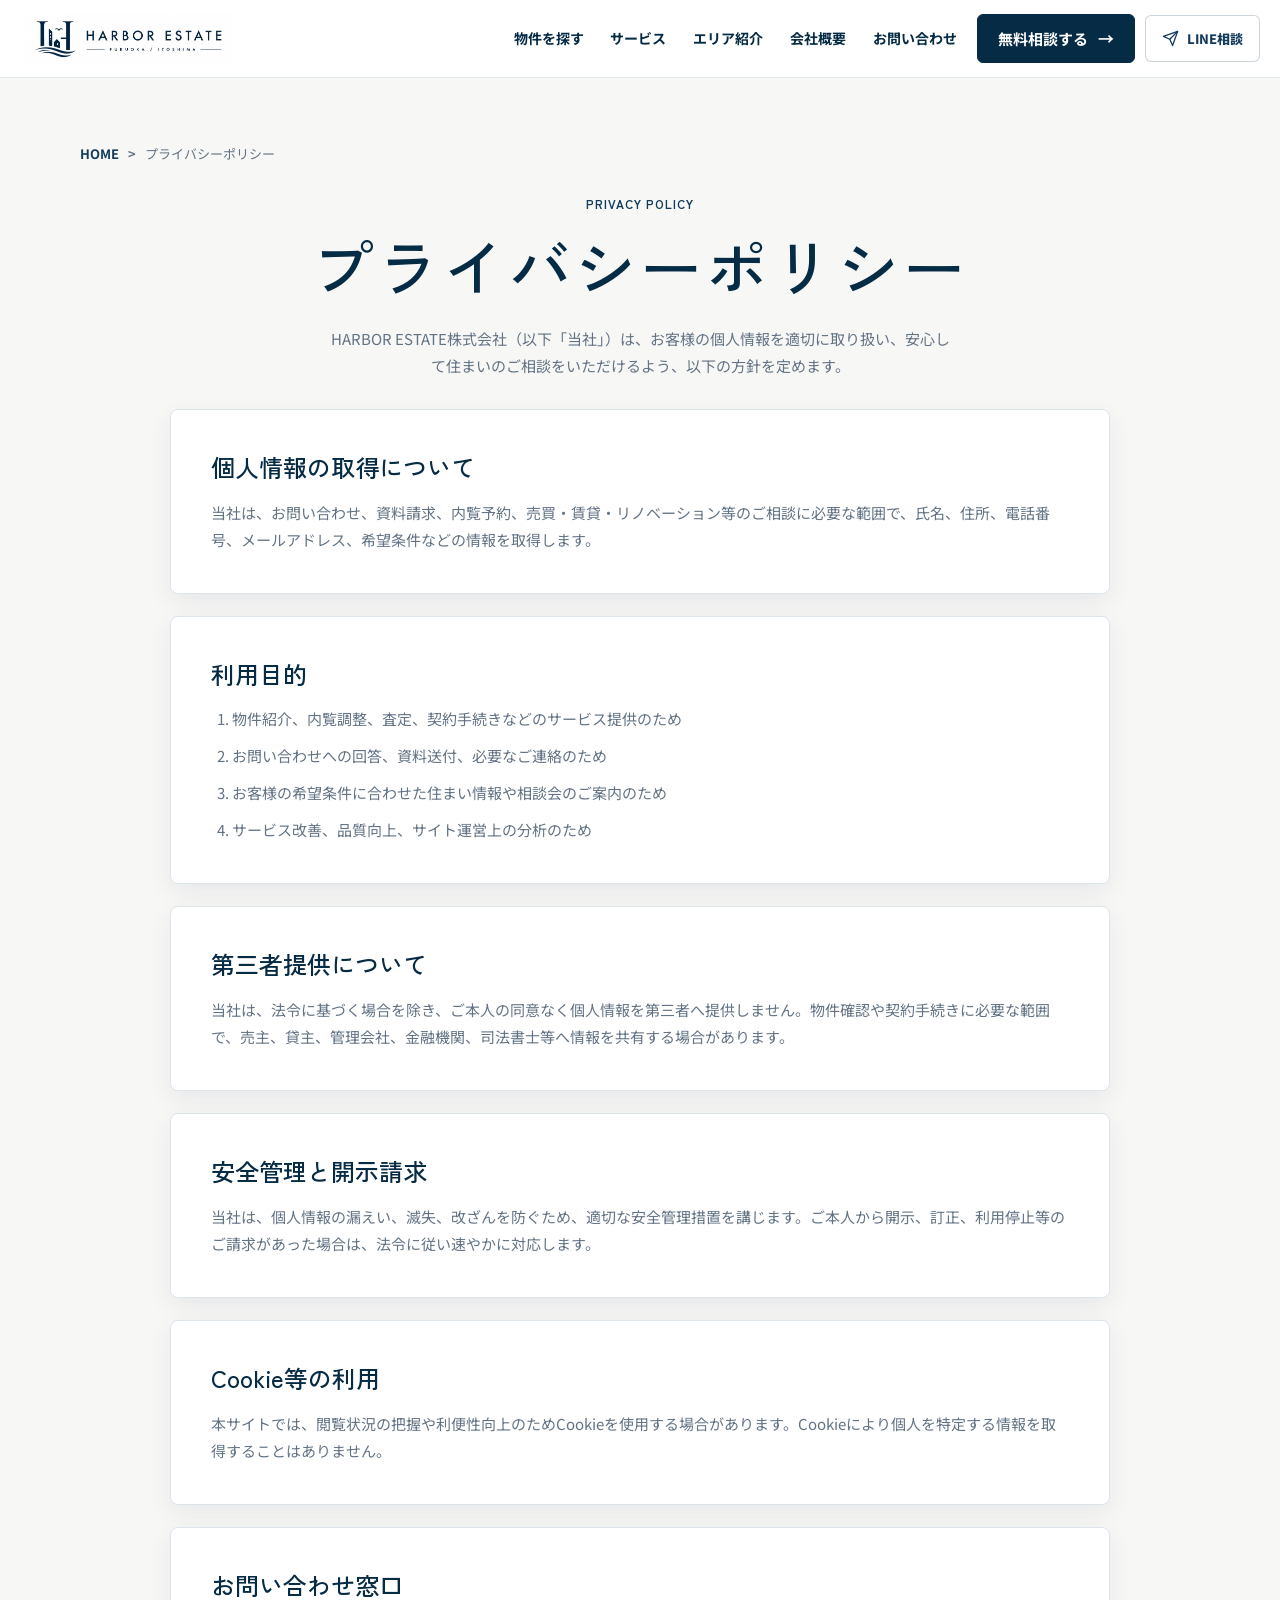
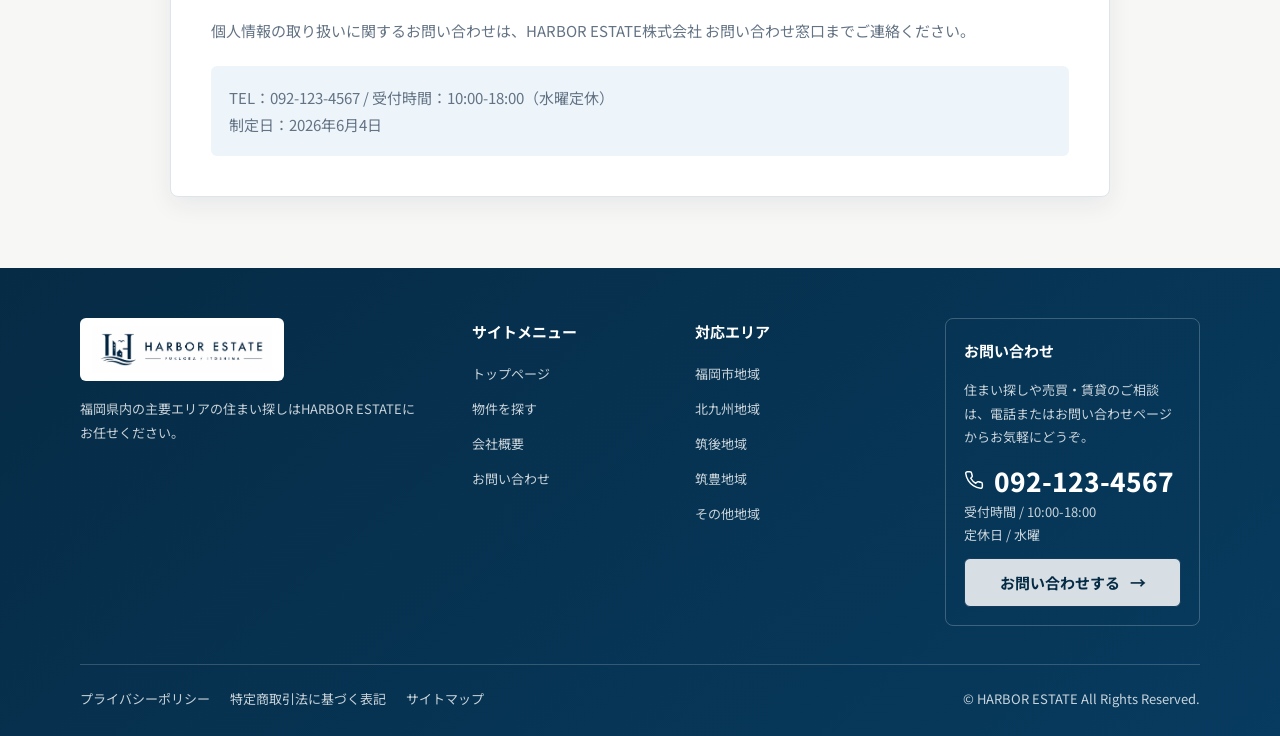
<file: privacy.html>
<!DOCTYPE html>
<html lang="ja">
<head>
  <meta charset="UTF-8">
  <meta name="viewport" content="width=device-width, initial-scale=1.0">
  <meta name="description" content="HARBOR ESTATEのプライバシーポリシー。個人情報の取り扱いについて掲載しています。">
  <title>プライバシーポリシー | HARBOR ESTATE</title>
  <link rel="canonical" href="https://kota-web-design.github.io/harbor-estate-demo/privacy.html">
  <meta property="og:type" content="website">
  <meta property="og:site_name" content="HARBOR ESTATE">
  <meta property="og:title" content="プライバシーポリシー | HARBOR ESTATE">
  <meta property="og:description" content="HARBOR ESTATEのプライバシーポリシー。個人情報の取り扱いについて掲載しています。">
  <meta property="og:url" content="https://kota-web-design.github.io/harbor-estate-demo/privacy.html">
  <meta property="og:image" content="https://kota-web-design.github.io/harbor-estate-demo/images/ogp.jpg">
  <meta property="og:image:width" content="1200">
  <meta property="og:image:height" content="630">
  <meta property="og:image:alt" content="HARBOR ESTATEの福岡県内向け住まい提案サイトイメージ">
  <meta property="og:locale" content="ja_JP">
  <meta name="twitter:card" content="summary_large_image">
  <meta name="twitter:title" content="プライバシーポリシー | HARBOR ESTATE">
  <meta name="twitter:description" content="HARBOR ESTATEのプライバシーポリシー。個人情報の取り扱いについて掲載しています。">
  <meta name="twitter:image" content="https://kota-web-design.github.io/harbor-estate-demo/images/ogp.jpg">
  <link rel="icon" href="images/favicon.svg" type="image/svg+xml">
  <link rel="preconnect" href="https://fonts.googleapis.com">
  <link rel="preconnect" href="https://fonts.gstatic.com" crossorigin>
  <link href="https://fonts.googleapis.com/css2?family=Noto+Sans+JP:wght@400;500;700;800&family=Zen+Kaku+Gothic+New:wght@400;500;700&display=swap" rel="stylesheet">
  <link rel="stylesheet" href="style.css?v=final-sp-polish-3-20260611">
</head>
<body>
  <!-- 共通ヘッダー -->
  <header class="site-header">
    <div class="site-header__inner">
      <a class="site-header__logo" href="index.html" aria-label="HARBOR ESTATE トップへ">
        <img src="images/logo.png" alt="HARBOR ESTATE" loading="eager" decoding="async">
      </a>
      <nav class="site-nav" id="global-nav" aria-label="グローバルナビゲーション">
        <a class="site-nav__link" href="properties.html">物件を探す</a>
        <a class="site-nav__link" href="index.html#service">サービス</a>
        <a class="site-nav__link" href="index.html#area">エリア紹介</a>
        <a class="site-nav__link" href="company.html">会社概要</a>
        <a class="site-nav__link" href="contact.html">お問い合わせ</a>
        <a class="site-nav__link site-nav__link--line" href="https://line.me/R/ti/p/@harborestate" target="_blank" rel="noopener">LINE相談</a>
      </nav>
      <div class="site-header__actions">
        <a class="btn btn--primary site-header__cta" href="contact.html">無料相談する</a>
        <a class="site-header__line" href="https://line.me/R/ti/p/@harborestate" target="_blank" rel="noopener"><span data-icon="send" aria-hidden="true"></span><span>LINE相談</span></a>
      </div>
      <button class="menu-button" type="button" aria-controls="global-nav" aria-expanded="false" aria-label="メニューを開閉する">
        <span class="menu-button__line"></span>
        <span class="menu-button__line"></span>
        <span class="menu-button__line"></span>
      </button>
    </div>
  </header>

  <!-- メインコンテンツ -->
  <main>
    <!-- Legal Content -->
    <section class="section legal-page">
      <div class="container">
        <nav class="breadcrumb" aria-label="パンくず">
          <a href="index.html">HOME</a>
          <span>プライバシーポリシー</span>
        </nav>
        <div class="legal-header">
          <span class="section__label">PRIVACY POLICY</span>
          <h1 class="page-title">プライバシーポリシー</h1>
          <p class="section__lead">HARBOR ESTATE株式会社（以下「当社」）は、お客様の個人情報を適切に取り扱い、安心して住まいのご相談をいただけるよう、以下の方針を定めます。</p>
        </div>

        <div class="legal-content fade-up">
          <article class="legal-card">
            <h2>個人情報の取得について</h2>
            <p>当社は、お問い合わせ、資料請求、内覧予約、売買・賃貸・リノベーション等のご相談に必要な範囲で、氏名、住所、電話番号、メールアドレス、希望条件などの情報を取得します。</p>
          </article>
          <article class="legal-card">
            <h2>利用目的</h2>
            <ol>
              <li>物件紹介、内覧調整、査定、契約手続きなどのサービス提供のため</li>
              <li>お問い合わせへの回答、資料送付、必要なご連絡のため</li>
              <li>お客様の希望条件に合わせた住まい情報や相談会のご案内のため</li>
              <li>サービス改善、品質向上、サイト運営上の分析のため</li>
            </ol>
          </article>
          <article class="legal-card">
            <h2>第三者提供について</h2>
            <p>当社は、法令に基づく場合を除き、ご本人の同意なく個人情報を第三者へ提供しません。物件確認や契約手続きに必要な範囲で、売主、貸主、管理会社、金融機関、司法書士等へ情報を共有する場合があります。</p>
          </article>
          <article class="legal-card">
            <h2>安全管理と開示請求</h2>
            <p>当社は、個人情報の漏えい、滅失、改ざんを防ぐため、適切な安全管理措置を講じます。ご本人から開示、訂正、利用停止等のご請求があった場合は、法令に従い速やかに対応します。</p>
          </article>
          <article class="legal-card">
            <h2>Cookie等の利用</h2>
            <p>本サイトでは、閲覧状況の把握や利便性向上のためCookieを使用する場合があります。Cookieにより個人を特定する情報を取得することはありません。</p>
          </article>
          <article class="legal-card">
            <h2>お問い合わせ窓口</h2>
            <p>個人情報の取り扱いに関するお問い合わせは、HARBOR ESTATE株式会社 お問い合わせ窓口までご連絡ください。</p>
            <p class="legal-note">TEL：092-123-4567 / 受付時間：10:00-18:00（水曜定休）<br>制定日：2026年6月4日</p>
          </article>
        </div>
      </div>
    </section>
  </main>

  <!-- 共通フッター -->
  <footer class="site-footer">
    <div class="site-footer__inner">
      <div class="site-footer__grid">
        <div class="site-footer__brand">
          <img class="site-footer__logo" src="images/logo.png" alt="HARBOR ESTATE">
          <p class="site-footer__text">福岡県内の主要エリアの住まい探しはHARBOR ESTATEに<br>お任せください。</p>
        </div>
        <div>
          <h3 class="site-footer__heading">サイトメニュー</h3>
          <ul class="site-footer__links">
            <li><a class="site-footer__link" href="index.html">トップページ</a></li>
            <li><a class="site-footer__link" href="properties.html">物件を探す</a></li>
            <li><a class="site-footer__link" href="company.html">会社概要</a></li>
            <li><a class="site-footer__link" href="contact.html">お問い合わせ</a></li>
          </ul>
        </div>
        <div>
          <h3 class="site-footer__heading">対応エリア</h3>
          <ul class="site-footer__links">
            <li><a class="site-footer__link" href="index.html#area">福岡市地域</a></li>
            <li><a class="site-footer__link" href="index.html#area">北九州地域</a></li>
            <li><a class="site-footer__link" href="index.html#area">筑後地域</a></li>
            <li><a class="site-footer__link" href="index.html#area">筑豊地域</a></li>
            <li><a class="site-footer__link" href="properties.html">その他地域</a></li>
          </ul>
        </div>
        <div class="footer-contact">
          <h3 class="site-footer__heading">お問い合わせ</h3>
          <p class="site-footer__small footer-contact__lead">住まい探しや売買・賃貸のご相談は、電話またはお問い合わせページからお気軽にどうぞ。</p>
          <a class="footer-contact__tel" href="tel:0921234567">092-123-4567</a>
          <p class="site-footer__small">受付時間 / 10:00-18:00<br>定休日 / 水曜</p>
          <a class="btn btn--ghost btn--block" href="contact.html">お問い合わせする</a>
        </div>
      </div>
      <div class="site-footer__bottom">
        <div class="site-footer__legal">
          <a class="site-footer__small" href="privacy.html" aria-current="page">プライバシーポリシー</a>
          <a class="site-footer__small" href="law.html">特定商取引法に基づく表記</a>
          <a class="site-footer__small" href="sitemap.html">サイトマップ</a>
        </div>
        <p class="site-footer__small">© HARBOR ESTATE All Rights Reserved.</p>
      </div>
    </div>
  </footer>

  <!-- スマートフォン下部ナビ -->
  <nav class="bottom-nav" aria-label="スマートフォン用メニュー">
    <a href="index.html"><span data-icon="home" aria-hidden="true"></span>ホーム</a>
    <a href="properties.html"><span data-icon="search" aria-hidden="true"></span>物件を探す</a>
    <a href="index.html#service"><span data-icon="building" aria-hidden="true"></span>サービス</a>
    <a href="contact.html"><span data-icon="messageCircle" aria-hidden="true"></span>相談する</a>
  </nav>

  <!-- JavaScript -->
  <script src="main.js?v=final-sp-polish-3-20260611"></script>
</body>
</html>
</file>
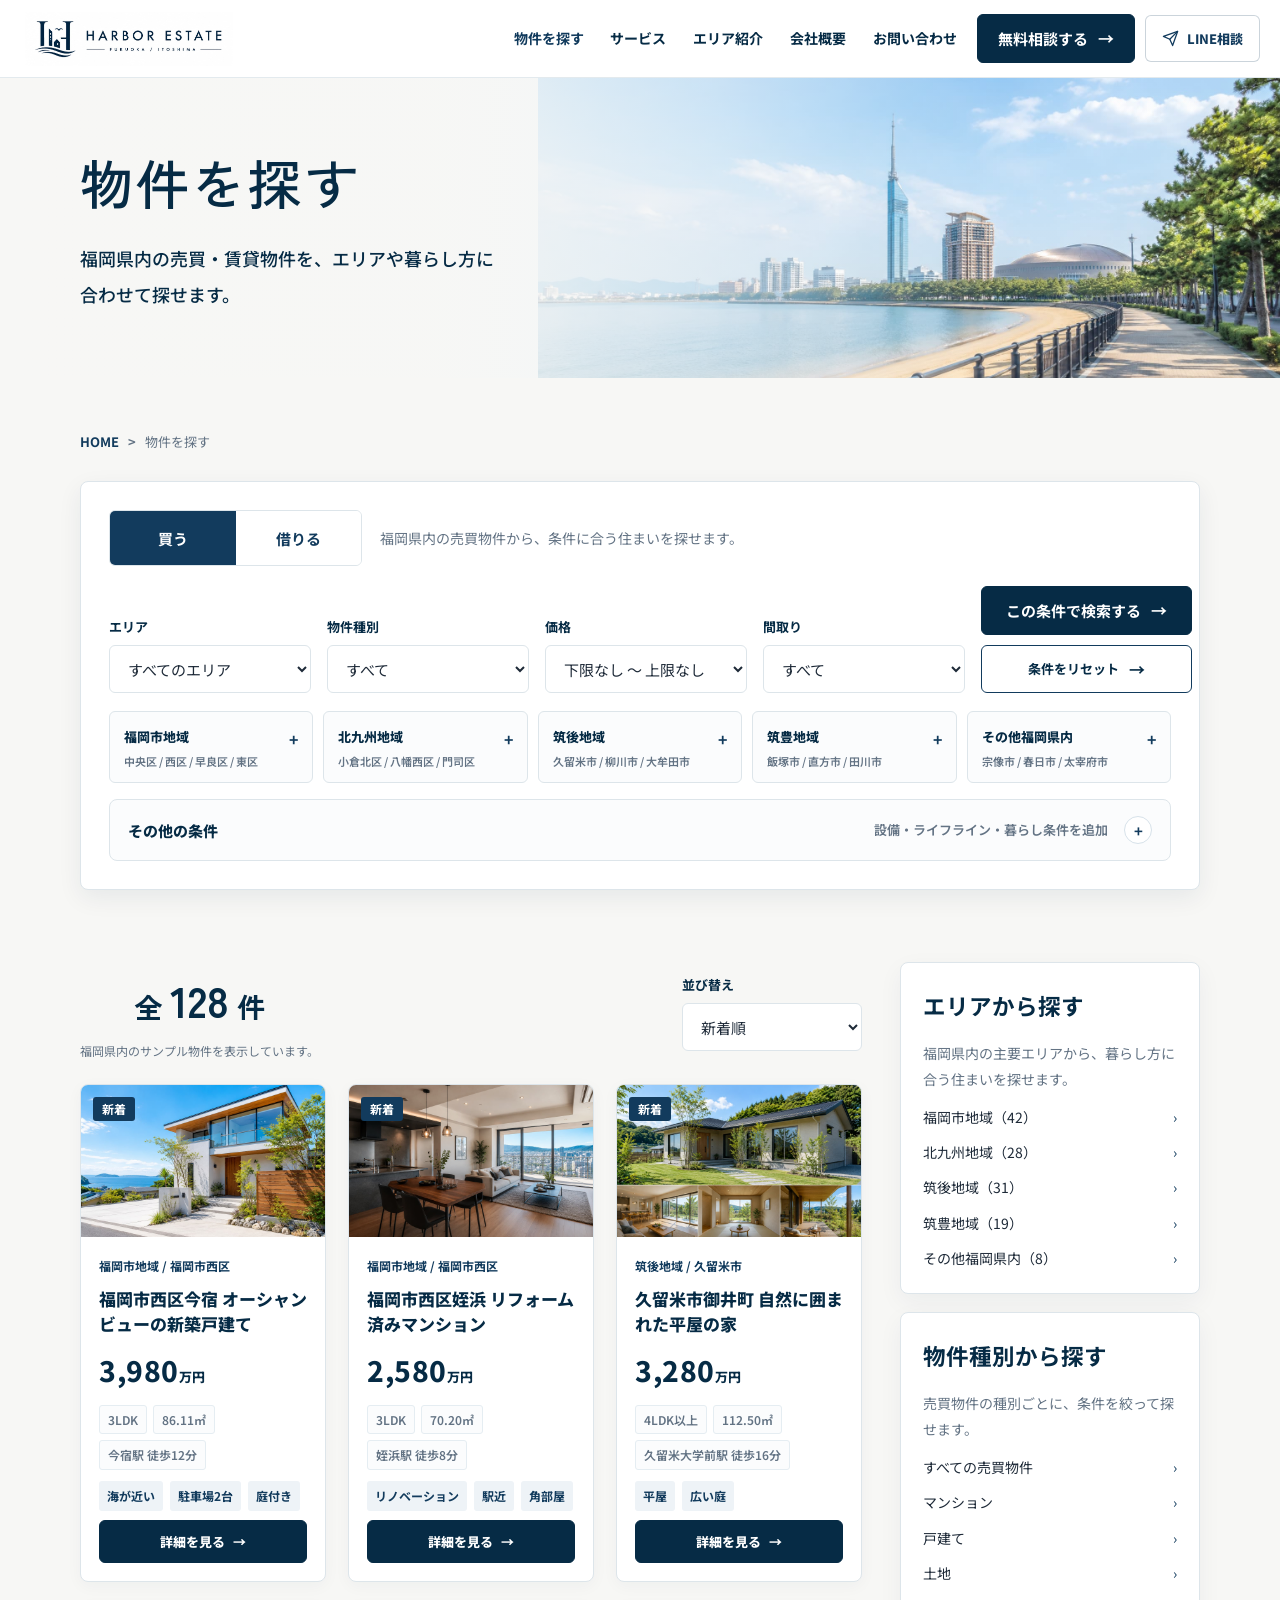
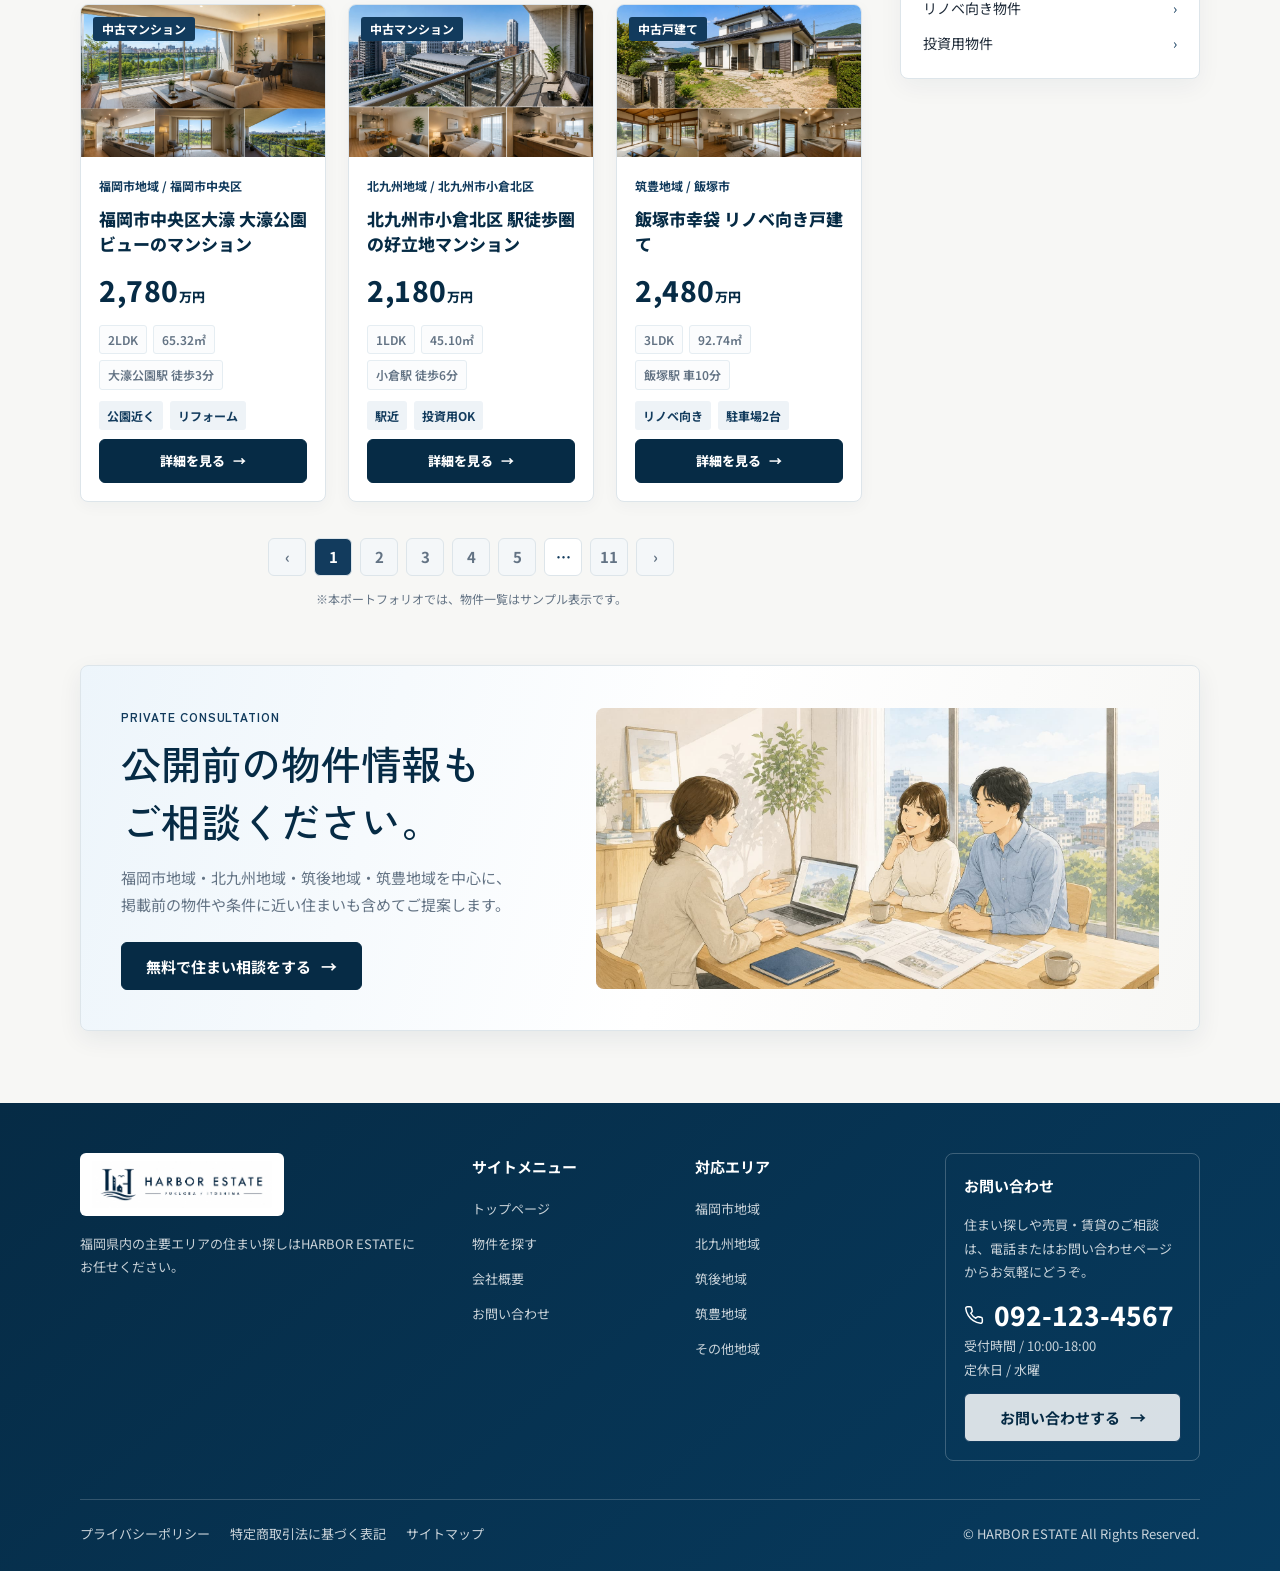
<file: properties.html>
<!DOCTYPE html>
<html lang="ja">
<head>
  <meta charset="UTF-8">
  <meta name="viewport" content="width=device-width, initial-scale=1.0">
  <meta name="description" content="福岡県内の主要エリアで売買・賃貸物件を探せるHARBOR ESTATEの物件検索ページです。暮らし方に合う住まいをご提案します。">
  <title>物件を探す | HARBOR ESTATE</title>
  <link rel="canonical" href="https://kota-web-design.github.io/harbor-estate-demo/properties.html">
  <meta property="og:type" content="website">
  <meta property="og:site_name" content="HARBOR ESTATE">
  <meta property="og:title" content="物件を探す | HARBOR ESTATE">
  <meta property="og:description" content="福岡県内の主要エリアで売買・賃貸物件を探せるHARBOR ESTATEの物件検索ページです。暮らし方に合う住まいをご提案します。">
  <meta property="og:url" content="https://kota-web-design.github.io/harbor-estate-demo/properties.html">
  <meta property="og:image" content="https://kota-web-design.github.io/harbor-estate-demo/images/ogp.jpg">
  <meta property="og:image:width" content="1200">
  <meta property="og:image:height" content="630">
  <meta property="og:image:alt" content="HARBOR ESTATEの福岡県内向け住まい提案サイトイメージ">
  <meta property="og:locale" content="ja_JP">
  <meta name="twitter:card" content="summary_large_image">
  <meta name="twitter:title" content="物件を探す | HARBOR ESTATE">
  <meta name="twitter:description" content="福岡県内の主要エリアで売買・賃貸物件を探せるHARBOR ESTATEの物件検索ページです。暮らし方に合う住まいをご提案します。">
  <meta name="twitter:image" content="https://kota-web-design.github.io/harbor-estate-demo/images/ogp.jpg">
  <link rel="icon" href="images/favicon.svg" type="image/svg+xml">
  <link rel="preconnect" href="https://fonts.googleapis.com">
  <link rel="preconnect" href="https://fonts.gstatic.com" crossorigin>
  <link href="https://fonts.googleapis.com/css2?family=Noto+Sans+JP:wght@400;500;700;800&family=Zen+Kaku+Gothic+New:wght@400;500;700&display=swap" rel="stylesheet">
  <link rel="stylesheet" href="style.css?v=final-sp-polish-3-20260611">
</head>
<body class="properties-page">
  <!-- 共通ヘッダー -->
  <header class="site-header">
    <div class="site-header__inner">
      <a class="site-header__logo" href="index.html" aria-label="HARBOR ESTATE トップへ">
        <img src="images/logo.png" alt="HARBOR ESTATE" loading="eager" decoding="async">
      </a>
      <nav class="site-nav" id="global-nav" aria-label="グローバルナビゲーション">
        <a class="site-nav__link" href="properties.html" aria-current="page">物件を探す</a>
        <a class="site-nav__link" href="index.html#service">サービス</a>
        <a class="site-nav__link" href="index.html#area">エリア紹介</a>
        <a class="site-nav__link" href="company.html">会社概要</a>
        <a class="site-nav__link" href="contact.html">お問い合わせ</a>
        <a class="site-nav__link site-nav__link--line" href="https://line.me/R/ti/p/@harborestate" target="_blank" rel="noopener">LINE相談</a>
      </nav>
      <div class="site-header__actions">
        <a class="btn btn--primary site-header__cta" href="contact.html">無料相談する</a>
        <a class="site-header__line" href="https://line.me/R/ti/p/@harborestate" target="_blank" rel="noopener"><span data-icon="send" aria-hidden="true"></span><span>LINE相談</span></a>
      </div>
      <button class="menu-button" type="button" aria-controls="global-nav" aria-expanded="false" aria-label="メニューを開閉する">
        <span class="menu-button__line"></span>
        <span class="menu-button__line"></span>
        <span class="menu-button__line"></span>
      </button>
    </div>
  </header>

  <!-- メインコンテンツ -->
  <main>
    <!-- Page Hero -->
    <section class="page-hero">
      <div class="page-hero__image">
        <img src="images/properties/properties_hero.jpg" alt="物件一覧ページの福岡らしい都市と海のイメージ" loading="eager" fetchpriority="high" decoding="async">
      </div>
      <div class="page-hero__inner">
        <h1 class="page-title">物件を探す</h1>
        <p class="page-hero__lead">福岡県内の売買・賃貸物件を、<br class="sp-only">エリアや暮らし方に<br class="pc-only">合わせて探せます。</p>
      </div>
    </section>

    <!-- Search / Property List -->
    <section class="section">
      <div class="container">
        <nav class="breadcrumb" aria-label="パンくず">
          <a href="index.html">HOME</a>
          <span>物件を探す</span>
        </nav>

        <!-- Search Form -->
        <form class="search-box fade-up" action="#" method="get" data-property-search>
          <div class="search-box__top">
            <div class="segmented deal-switch" aria-label="取引種別">
              <label><input type="radio" name="deal" value="buy" checked data-deal-option><span>買う</span></label>
              <label><input type="radio" name="deal" value="rent" data-deal-option><span>借りる</span></label>
            </div>
            <p class="search-box__summary" data-search-summary>福岡県内の売買物件から、条件に合う住まいを探せます。</p>
          </div>

          <div class="search-box__row search-box__row--main">
            <label class="form-field">
              <span class="form-field__label">エリア</span>
              <select class="form-control" name="area" data-filter="area">
                <option value="all">すべてのエリア</option>
                <option value="福岡市地域">福岡市地域</option>
                <option value="北九州地域">北九州地域</option>
                <option value="筑後地域">筑後地域</option>
                <option value="筑豊地域">筑豊地域</option>
                <option value="その他福岡県内">その他福岡県内</option>
              </select>
            </label>
            <label class="form-field">
              <span class="form-field__label">物件種別</span>
              <select class="form-control" name="type" data-dynamic-select="type" data-filter="type">
                <option value="all">すべて</option>
                <option value="マンション">マンション</option>
                <option value="戸建て">戸建て</option>
                <option value="土地">土地</option>
                <option value="リノベ向き物件">リノベ向き物件</option>
                <option value="投資用物件">投資用物件</option>
              </select>
            </label>
            <label class="form-field">
              <span class="form-field__label" data-price-label>価格</span>
              <select class="form-control" name="price" data-dynamic-select="price" data-filter="price">
                <option value="all">下限なし 〜 上限なし</option>
                <option value="buy-under-1000">1,000万円以下</option>
                <option value="buy-1000-2000">1,000万円〜2,000万円</option>
                <option value="buy-2000-3000">2,000万円〜3,000万円</option>
                <option value="buy-3000-5000">3,000万円〜5,000万円</option>
                <option value="buy-over-5000">5,000万円以上</option>
              </select>
            </label>
            <label class="form-field">
              <span class="form-field__label">間取り</span>
              <select class="form-control" name="layout" data-dynamic-select="layout" data-filter="layout">
                <option value="all">すべて</option>
                <option value="ワンルーム">ワンルーム</option>
                <option value="1K">1K</option>
                <option value="1DK">1DK</option>
                <option value="1LDK">1LDK</option>
                <option value="2K">2K</option>
                <option value="2DK">2DK</option>
                <option value="2LDK">2LDK</option>
                <option value="3K">3K</option>
                <option value="3DK">3DK</option>
                <option value="3LDK">3LDK</option>
                <option value="4K">4K</option>
                <option value="4DK">4DK</option>
                <option value="4LDK以上">4LDK以上</option>
              </select>
            </label>
            <div class="search-box__actions">
              <button class="btn btn--primary search-box__submit" type="submit">この条件で検索する</button>
              <button class="btn btn--ghost search-box__reset" type="button" data-reset-search>条件をリセット</button>
            </div>
          </div>

          <div class="area-selector" aria-label="エリア詳細">
            <details class="area-detail">
              <summary>福岡市地域 <span>中央区 / 西区 / 早良区 / 東区</span></summary>
              <div class="area-detail__tags"><button type="button" data-area-quick="福岡市地域">中央区</button><button type="button" data-area-quick="福岡市地域">西区</button><button type="button" data-area-quick="福岡市地域">早良区</button><button type="button" data-area-quick="福岡市地域">東区</button></div>
            </details>
            <details class="area-detail">
              <summary>北九州地域 <span>小倉北区 / 八幡西区 / 門司区</span></summary>
              <div class="area-detail__tags"><button type="button" data-area-quick="北九州地域">小倉北区</button><button type="button" data-area-quick="北九州地域">八幡西区</button><button type="button" data-area-quick="北九州地域">門司区</button></div>
            </details>
            <details class="area-detail">
              <summary>筑後地域 <span>久留米市 / 柳川市 / 大牟田市</span></summary>
              <div class="area-detail__tags"><button type="button" data-area-quick="筑後地域">久留米市</button><button type="button" data-area-quick="筑後地域">柳川市</button><button type="button" data-area-quick="筑後地域">大牟田市</button></div>
            </details>
            <details class="area-detail">
              <summary>筑豊地域 <span>飯塚市 / 直方市 / 田川市</span></summary>
              <div class="area-detail__tags"><button type="button" data-area-quick="筑豊地域">飯塚市</button><button type="button" data-area-quick="筑豊地域">直方市</button><button type="button" data-area-quick="筑豊地域">田川市</button></div>
            </details>
            <details class="area-detail">
              <summary>その他福岡県内 <span>宗像市 / 春日市 / 太宰府市</span></summary>
              <div class="area-detail__tags"><button type="button" data-area-quick="その他福岡県内">宗像市</button><button type="button" data-area-quick="その他福岡県内">春日市</button><button type="button" data-area-quick="その他福岡県内">太宰府市</button></div>
            </details>
          </div>

          <details class="conditions-accordion" data-conditions-accordion>
            <summary>その他の条件 <span>設備・ライフライン・暮らし条件を追加</span></summary>
            <div class="conditions-panel">
              <fieldset class="condition-group">
                <legend>基本条件</legend>
                <div class="condition-tags">
                  <label class="condition-chip"><input type="checkbox" name="condition" value="station"><span>駅徒歩10分以内</span></label>
                  <label class="condition-chip"><input type="checkbox" name="condition" value="parking"><span>駐車場あり</span></label>
                  <label class="condition-chip"><input type="checkbox" name="condition" value="parking2"><span>駐車場2台可</span></label>
                  <label class="condition-chip"><input type="checkbox" name="condition" value="pet"><span>ペット可</span></label>
                  <label class="condition-chip"><input type="checkbox" name="condition" value="new"><span>新築</span></label>
                  <label class="condition-chip"><input type="checkbox" name="condition" value="renovated"><span>リノベーション済み</span></label>
                  <label class="condition-chip"><input type="checkbox" name="condition" value="immediate"><span>即入居可</span></label>
                  <label class="condition-chip"><input type="checkbox" name="condition" value="noGuarantor"><span>保証人不要</span></label>
                </div>
              </fieldset>
              <fieldset class="condition-group">
                <legend>設備・セキュリティ</legend>
                <div class="condition-tags">
                  <label class="condition-chip"><input type="checkbox" name="condition" value="autolock"><span>オートロック</span></label>
                  <label class="condition-chip"><input type="checkbox" name="condition" value="delivery"><span>宅配ボックス</span></label>
                  <label class="condition-chip"><input type="checkbox" name="condition" value="aircon"><span>エアコン</span></label>
                  <label class="condition-chip"><input type="checkbox" name="condition" value="internet"><span>インターネット対応</span></label>
                  <label class="condition-chip"><input type="checkbox" name="condition" value="monitorIntercom"><span>TVモニターホン</span></label>
                  <label class="condition-chip"><input type="checkbox" name="condition" value="elevator"><span>エレベーター</span></label>
                </div>
              </fieldset>
              <fieldset class="condition-group">
                <legend>水回り・収納</legend>
                <div class="condition-tags">
                  <label class="condition-chip"><input type="checkbox" name="condition" value="indoorLaundry"><span>室内洗濯機置場</span></label>
                  <label class="condition-chip"><input type="checkbox" name="condition" value="vanity"><span>独立洗面台</span></label>
                  <label class="condition-chip"><input type="checkbox" name="condition" value="bathDryer"><span>浴室乾燥機</span></label>
                  <label class="condition-chip"><input type="checkbox" name="condition" value="washlet"><span>温水洗浄便座</span></label>
                  <label class="condition-chip"><input type="checkbox" name="condition" value="counterKitchen"><span>対面キッチン</span></label>
                  <label class="condition-chip"><input type="checkbox" name="condition" value="closet"><span>ウォークイン収納</span></label>
                </div>
              </fieldset>
              <fieldset class="condition-group">
                <legend>ライフライン</legend>
                <div class="condition-tags">
                  <label class="condition-chip"><input type="checkbox" name="condition" value="cityGas"><span>都市ガス</span></label>
                  <label class="condition-chip"><input type="checkbox" name="condition" value="propane"><span>プロパンガス</span></label>
                  <label class="condition-chip"><input type="checkbox" name="condition" value="allElectric"><span>オール電化</span></label>
                </div>
              </fieldset>
              <fieldset class="condition-group">
                <legend>暮らし条件</legend>
                <div class="condition-tags">
                  <label class="condition-chip"><input type="checkbox" name="condition" value="ocean"><span>オーシャンビュー</span></label>
                  <label class="condition-chip"><input type="checkbox" name="condition" value="garden"><span>庭付き</span></label>
                  <label class="condition-chip"><input type="checkbox" name="condition" value="workspace"><span>ワークスペースあり</span></label>
                  <label class="condition-chip"><input type="checkbox" name="condition" value="south"><span>南向き</span></label>
                  <label class="condition-chip"><input type="checkbox" name="condition" value="corner"><span>角部屋</span></label>
                  <label class="condition-chip"><input type="checkbox" name="condition" value="balcony"><span>バルコニー</span></label>
                  <label class="condition-chip"><input type="checkbox" name="condition" value="nature"><span>自然が近い</span></label>
                  <label class="condition-chip"><input type="checkbox" name="condition" value="ohori"><span>大濠公園エリア</span></label>
                  <label class="condition-chip"><input type="checkbox" name="condition" value="itoshima"><span>糸島エリア</span></label>
                </div>
              </fieldset>
            </div>
          </details>

        </form>

        <!-- Property Cards / Sidebar -->
        <div class="properties-layout section" style="padding-bottom: 0;">
          <div class="properties-main">
            <div class="properties-main__head">
              <div>
                <p class="result-count">全 <strong data-result-count>128</strong> 件</p>
                <p class="result-count__note" data-result-note>福岡県内のサンプル物件を表示しています。</p>
              </div>
              <div class="sort-tools">
                <label class="form-field" style="min-width: 180px;">
                  <span class="form-field__label">並び替え</span>
                  <select class="form-control" name="sort" data-sort-select>
                    <option value="new">新着順</option>
                    <option value="price-asc">価格が安い順</option>
                    <option value="price-desc">価格が高い順</option>
                    <option value="area-desc">面積が広い順</option>
                  </select>
                </label>
              </div>
            </div>

            <div class="property-grid" data-property-grid>
              <article class="property-card fade-up" data-property-card data-id="he-001" data-deal="buy" data-area="福岡市地域" data-type="戸建て" data-price="3980" data-layout="3LDK" data-size="86.11" data-date="20260601" data-conditions="station parking parking2 new ocean garden south itoshima nature cityGas counterKitchen vanity washlet monitorIntercom">
                <a href="property-detail.html" class="property-card__image"><img src="images/properties/house01.jpg" alt="海を望む高台に建つ福岡市西区今宿の新築デザイナーズ戸建て外観" loading="lazy"><span class="badge property-card__badge">新着</span></a>

                <div class="property-card__body"><p class="property-card__area">福岡市地域 / 福岡市西区</p><h2 class="property-card__title">福岡市西区今宿 オーシャンビューの新築戸建て</h2><p class="property-card__price">3,980<small>万円</small></p><div class="property-card__info"><span>3LDK</span><span>86.11㎡</span><span>今宿駅 徒歩12分</span></div><div class="property-card__tags"><span class="property-card__tag">海が近い</span><span class="property-card__tag">駐車場2台</span><span class="property-card__tag">庭付き</span></div><a class="property-card__detail-link" href="property-detail.html">詳細を見る</a></div>
              </article>
              <article class="property-card fade-up" data-property-card data-id="he-002" data-deal="buy" data-area="福岡市地域" data-type="マンション" data-price="2580" data-layout="3LDK" data-size="70.20" data-date="20260522" data-conditions="station parking renovated autolock delivery aircon indoorLaundry bathDryer cityGas vanity washlet elevator balcony corner">
                <a href="property-unavailable.html" class="property-card__image"><img src="images/properties/house02.jpg" alt="福岡市西区姪浜のリフォーム済みマンションの明るいLDK" loading="lazy"><span class="badge property-card__badge">新着</span></a>
                <div class="property-card__body"><p class="property-card__area">福岡市地域 / 福岡市西区</p><h2 class="property-card__title">福岡市西区姪浜 リフォーム済みマンション</h2><p class="property-card__price">2,580<small>万円</small></p><div class="property-card__info"><span>3LDK</span><span>70.20㎡</span><span>姪浜駅 徒歩8分</span></div><div class="property-card__tags"><span class="property-card__tag">リノベーション</span><span class="property-card__tag">駅近</span><span class="property-card__tag">角部屋</span></div><a class="property-card__detail-link" href="property-unavailable.html">詳細を見る</a></div>
              </article>
              <article class="property-card fade-up" data-property-card data-id="he-003" data-deal="rent" data-area="福岡市地域" data-type="マンション" data-price="12.8" data-layout="2LDK" data-size="60.15" data-date="20260528" data-conditions="station pet autolock delivery aircon indoorLaundry ocean workspace south itoshima cityGas vanity bathDryer internet balcony monitorIntercom">
                <a href="property-rent-detail.html" class="property-card__image"><img src="images/properties/rent01.jpg" alt="海沿いに建つ福岡市西区今宿の賃貸レジデンス外観" loading="lazy"><span class="badge property-card__badge">新築</span></a>
                <div class="property-card__body"><p class="property-card__area">福岡市地域 / 福岡市西区</p><h2 class="property-card__title">福岡市西区今宿 海を望む賃貸レジデンス</h2><p class="property-card__price">12.8<small>万円/月</small></p><div class="property-card__info"><span>2LDK</span><span>60.15㎡</span><span>今宿駅 徒歩5分</span></div><div class="property-card__tags"><span class="property-card__tag">オーシャンビュー</span><span class="property-card__tag">ペット可</span></div><a class="property-card__detail-link" href="property-rent-detail.html">詳細を見る</a></div>
              </article>
              <article class="property-card fade-up" data-property-card data-id="he-009" data-deal="rent" data-area="北九州地域" data-type="アパート" data-price="7.6" data-layout="1LDK" data-size="42.80" data-date="20260524" data-conditions="station parking aircon indoorLaundry vanity cityGas bathDryer internet balcony monitorIntercom">
                <a href="property-unavailable.html" class="property-card__image"><img src="images/properties/rent02.jpg" alt="北九州市小倉北区の駅徒歩圏にある賃貸アパートの外観" loading="lazy"><span class="badge property-card__badge">賃貸</span></a>
                <div class="property-card__body"><p class="property-card__area">北九州地域 / 北九州市小倉北区</p><h2 class="property-card__title">小倉北区 駅徒歩圏の1LDK賃貸アパート</h2><p class="property-card__price">7.6<small>万円/月</small></p><div class="property-card__info"><span>1LDK</span><span>42.80㎡</span><span>小倉駅 徒歩9分</span></div><div class="property-card__tags"><span class="property-card__tag">都市ガス</span><span class="property-card__tag">独立洗面台</span></div><a class="property-card__detail-link" href="property-unavailable.html">詳細を見る</a></div>
              </article>
              <article class="property-card fade-up" data-property-card data-id="he-010" data-deal="rent" data-area="福岡市地域" data-type="マンション" data-price="6.4" data-layout="1K" data-size="28.40" data-date="20260520" data-conditions="station autolock delivery aircon indoorLaundry vanity cityGas internet monitorIntercom">
                <a href="property-unavailable.html" class="property-card__image"><img src="images/properties/rent03.jpg" alt="福岡市中央区薬院エリアの都市型賃貸マンション外観" loading="lazy"><span class="badge property-card__badge">賃貸</span></a>
                <div class="property-card__body"><p class="property-card__area">福岡市地域 / 福岡市中央区</p><h2 class="property-card__title">福岡市中央区 薬院駅近くの1Kマンション</h2><p class="property-card__price">6.4<small>万円/月</small></p><div class="property-card__info"><span>1K</span><span>28.40㎡</span><span>薬院駅 徒歩6分</span></div><div class="property-card__tags"><span class="property-card__tag">駅近</span><span class="property-card__tag">オートロック</span></div><a class="property-card__detail-link" href="property-unavailable.html">詳細を見る</a></div>
              </article>
              <article class="property-card fade-up" data-property-card data-id="he-011" data-deal="rent" data-area="筑豊地域" data-type="戸建て賃貸" data-price="9.2" data-layout="3DK" data-size="74.50" data-date="20260512" data-conditions="parking parking2 pet garden propane vanity washlet aircon nature immediate">
                <a href="property-unavailable.html" class="property-card__image"><img src="images/properties/rent05.jpg" alt="飯塚市川津の落ち着いた住宅街にある戸建て賃貸外観" loading="lazy"><span class="badge property-card__badge">賃貸</span></a>
                <div class="property-card__body"><p class="property-card__area">筑豊地域 / 飯塚市</p><h2 class="property-card__title">飯塚市川津 ペット相談可の戸建て賃貸</h2><p class="property-card__price">9.2<small>万円/月</small></p><div class="property-card__info"><span>3DK</span><span>74.50㎡</span><span>新飯塚駅 車8分</span></div><div class="property-card__tags"><span class="property-card__tag">ペット可</span><span class="property-card__tag">駐車場2台</span></div><a class="property-card__detail-link" href="property-unavailable.html">詳細を見る</a></div>
              </article>
              <article class="property-card fade-up" data-property-card data-id="he-012" data-deal="rent" data-area="その他福岡県内" data-type="アパート" data-price="7.9" data-layout="2DK" data-size="48.20" data-date="20260508" data-conditions="station parking aircon indoorLaundry vanity cityGas south balcony washlet">
                <a href="property-unavailable.html" class="property-card__image"><img src="images/properties/rent06.jpg" alt="春日市春日原の南向き2DK賃貸アパート外観" loading="lazy"><span class="badge property-card__badge">賃貸</span></a>
                <div class="property-card__body"><p class="property-card__area">その他福岡県内 / 春日市</p><h2 class="property-card__title">春日市春日原 南向きの2DKアパート</h2><p class="property-card__price">7.9<small>万円/月</small></p><div class="property-card__info"><span>2DK</span><span>48.20㎡</span><span>春日原駅 徒歩10分</span></div><div class="property-card__tags"><span class="property-card__tag">南向き</span><span class="property-card__tag">駐車場あり</span></div><a class="property-card__detail-link" href="property-unavailable.html">詳細を見る</a></div>
              </article>
              <article class="property-card fade-up" data-property-card data-id="he-004" data-deal="buy" data-area="筑後地域" data-type="戸建て" data-price="3280" data-layout="4LDK以上" data-size="112.50" data-date="20260518" data-conditions="parking parking2 new garden south nature propane counterKitchen vanity washlet immediate">
                <a href="property-unavailable.html" class="property-card__image"><img src="images/properties/house04.jpg" alt="久留米市御井町の自然に囲まれた平屋住宅外観" loading="lazy"><span class="badge property-card__badge">新着</span></a>
                <div class="property-card__body"><p class="property-card__area">筑後地域 / 久留米市</p><h2 class="property-card__title">久留米市御井町 自然に囲まれた平屋の家</h2><p class="property-card__price">3,280<small>万円</small></p><div class="property-card__info"><span>4LDK以上</span><span>112.50㎡</span><span>久留米大学前駅 徒歩16分</span></div><div class="property-card__tags"><span class="property-card__tag">平屋</span><span class="property-card__tag">広い庭</span></div><a class="property-card__detail-link" href="property-unavailable.html">詳細を見る</a></div>
              </article>
              <article class="property-card fade-up" data-property-card data-id="he-005" data-deal="buy" data-area="福岡市地域" data-type="マンション" data-price="2780" data-layout="2LDK" data-size="65.32" data-date="20260510" data-conditions="station parking renovated autolock delivery aircon bathDryer south ohori cityGas vanity washlet elevator balcony">
                <a href="property-unavailable.html" class="property-card__image"><img src="images/properties/house05.jpg" alt="福岡市中央区大濠の公園近くに建つマンション外観" loading="lazy"><span class="badge property-card__badge">中古マンション</span></a>
                <div class="property-card__body"><p class="property-card__area">福岡市地域 / 福岡市中央区</p><h2 class="property-card__title">福岡市中央区大濠 大濠公園ビューのマンション</h2><p class="property-card__price">2,780<small>万円</small></p><div class="property-card__info"><span>2LDK</span><span>65.32㎡</span><span>大濠公園駅 徒歩3分</span></div><div class="property-card__tags"><span class="property-card__tag">公園近く</span><span class="property-card__tag">リフォーム</span></div><a class="property-card__detail-link" href="property-unavailable.html">詳細を見る</a></div>
              </article>
              <article class="property-card fade-up" data-property-card data-id="he-006" data-deal="buy" data-area="北九州地域" data-type="投資用物件" data-price="2180" data-layout="1LDK" data-size="45.10" data-date="20260505" data-conditions="station autolock delivery aircon indoorLaundry cityGas elevator internet balcony">
                <a href="property-unavailable.html" class="property-card__image"><img src="images/properties/house06.jpg" alt="北九州市小倉北区の駅徒歩圏にある都市型マンション外観" loading="lazy"><span class="badge property-card__badge">中古マンション</span></a>
                <div class="property-card__body"><p class="property-card__area">北九州地域 / 北九州市小倉北区</p><h2 class="property-card__title">北九州市小倉北区 駅徒歩圏の好立地マンション</h2><p class="property-card__price">2,180<small>万円</small></p><div class="property-card__info"><span>1LDK</span><span>45.10㎡</span><span>小倉駅 徒歩6分</span></div><div class="property-card__tags"><span class="property-card__tag">駅近</span><span class="property-card__tag">投資用OK</span></div><a class="property-card__detail-link" href="property-unavailable.html">詳細を見る</a></div>
              </article>
              <article class="property-card fade-up" data-property-card data-id="he-007" data-deal="buy" data-area="筑豊地域" data-type="リノベ向き物件" data-price="2480" data-layout="3LDK" data-size="92.74" data-date="20260427" data-conditions="parking parking2 renovated garden nature propane vanity washlet immediate">
                <a href="property-unavailable.html" class="property-card__image"><img src="images/properties/house07.jpg" alt="飯塚市幸袋の自然に近いリノベ向き中古戸建て外観" loading="lazy"><span class="badge property-card__badge">中古戸建て</span></a>
                <div class="property-card__body"><p class="property-card__area">筑豊地域 / 飯塚市</p><h2 class="property-card__title">飯塚市幸袋 リノベ向き戸建て</h2><p class="property-card__price">2,480<small>万円</small></p><div class="property-card__info"><span>3LDK</span><span>92.74㎡</span><span>飯塚駅 車10分</span></div><div class="property-card__tags"><span class="property-card__tag">リノベ向き</span><span class="property-card__tag">駐車場2台</span></div><a class="property-card__detail-link" href="property-unavailable.html">詳細を見る</a></div>
              </article>
              <article class="property-card fade-up" data-property-card data-id="he-008" data-deal="rent" data-area="筑後地域" data-type="マンション" data-price="11.8" data-layout="2LDK" data-size="58.40" data-date="20260516" data-conditions="station pet new autolock delivery aircon indoorLaundry bathDryer south cityGas vanity internet elevator">
                <a href="property-unavailable.html" class="property-card__image"><img src="images/properties/rent04.jpg" alt="久留米市中心部に建つ新築賃貸レジデンス外観" loading="lazy"><span class="badge property-card__badge">賃貸</span></a>
                <div class="property-card__body"><p class="property-card__area">筑後地域 / 久留米市</p><h2 class="property-card__title">久留米市中心部の新築賃貸レジデンス</h2><p class="property-card__price">11.8<small>万円/月</small></p><div class="property-card__info"><span>2LDK</span><span>58.40㎡</span><span>西鉄久留米駅 徒歩7分</span></div><div class="property-card__tags"><span class="property-card__tag">新築</span><span class="property-card__tag">ペット可</span></div><a class="property-card__detail-link" href="property-unavailable.html">詳細を見る</a></div>
              </article>
            </div>

            <nav class="pagination" aria-label="ページネーション">
              <span class="is-disabled" aria-disabled="true" aria-label="前のページ">‹</span>
              <span class="is-current">1</span>
              <span class="is-disabled" aria-disabled="true">2</span>
              <span class="is-disabled" aria-disabled="true">3</span>
              <span class="is-disabled" aria-disabled="true">4</span>
              <span class="is-disabled" aria-disabled="true">5</span>
              <span>…</span>
              <span class="is-disabled" aria-disabled="true">11</span>
              <span class="is-disabled" aria-disabled="true" aria-label="次のページ">›</span>
            </nav>
            <p class="pagination-note">※本ポートフォリオでは、物件一覧はサンプル表示です。</p>
          </div>

          <aside class="sidebar" aria-label="物件検索サイドバー">
            <div class="side-card">
              <h2 class="side-card__title">エリアから探す</h2>
              <p class="card-text">福岡県内の主要エリアから、暮らし方に合う<br class="sp-only">住まいを探せます。</p>
              <ul class="side-list" style="margin-top: 12px;" data-sidebar-area-list>
                <li><a href="properties.html?area=福岡市地域">福岡市地域（42）</a></li>
                <li><a href="properties.html?area=北九州地域">北九州地域（28）</a></li>
                <li><a href="properties.html?area=筑後地域">筑後地域（31）</a></li>
                <li><a href="properties.html?area=筑豊地域">筑豊地域（19）</a></li>
                <li><a href="properties.html?area=その他福岡県内">その他福岡県内（8）</a></li>
              </ul>
            </div>
            <div class="side-card">
              <h2 class="side-card__title">物件種別から探す</h2>
              <p class="card-text" data-sidebar-type-lead>売買物件の種別ごとに、条件を絞って探せます。</p>
              <ul class="side-list" style="margin-top: 12px;" data-sidebar-type-list>
                <li><a href="properties.html?deal=buy">すべての売買物件</a></li>
                <li><a href="properties.html?deal=buy&type=マンション">マンション</a></li>
                <li><a href="properties.html?deal=buy&type=戸建て">戸建て</a></li>
                <li><a href="properties.html?deal=buy&type=土地">土地</a></li>
                <li><a href="properties.html?deal=buy&type=リノベ向き物件">リノベ向き物件</a></li>
                <li><a href="properties.html?deal=buy&type=投資用物件">投資用物件</a></li>
              </ul>
            </div>
          </aside>
        </div>

        <!-- Consultation CTA -->
        <div class="wide-cta wide-cta--consult fade-up">
          <div class="wide-cta__content">
            <span class="section__label">PRIVATE CONSULTATION</span>
            <h2 class="section__title">公開前の物件情報も<br>ご相談ください。</h2>
            <p class="section__lead">福岡市地域・北九州地域・筑後地域・筑豊地域を中心に、<br class="pc-only">掲載前の物件や条件に近い住まいも含めてご提案します。</p>
            <a class="btn btn--primary" href="contact.html">無料で住まい相談をする</a>
          </div>
          <div class="wide-cta__image">
            <img src="images/properties/properties_consultation.jpg" alt="住まい相談をするスタッフとお客様を描いた柔らかなタッチのイラスト" loading="lazy">
          </div>
        </div>
      </div>
    </section>
  </main>

  <!-- 共通フッター -->
  <footer class="site-footer">
    <div class="site-footer__inner">
      <div class="site-footer__grid">
        <div class="site-footer__brand">
          <img class="site-footer__logo" src="images/logo.png" alt="HARBOR ESTATE">
          <p class="site-footer__text">福岡県内の主要エリアの住まい探しはHARBOR ESTATEに<br class="pc-only">お任せください。</p>
        </div>
        <div>
          <h3 class="site-footer__heading">サイトメニュー</h3>
          <ul class="site-footer__links">
            <li><a class="site-footer__link" href="index.html">トップページ</a></li>
            <li><a class="site-footer__link" href="properties.html">物件を探す</a></li>
            <li><a class="site-footer__link" href="company.html">会社概要</a></li>
            <li><a class="site-footer__link" href="contact.html">お問い合わせ</a></li>
          </ul>
        </div>
        <div>
          <h3 class="site-footer__heading">対応エリア</h3>
          <ul class="site-footer__links">
            <li><a class="site-footer__link" href="index.html#area">福岡市地域</a></li>
            <li><a class="site-footer__link" href="index.html#area">北九州地域</a></li>
            <li><a class="site-footer__link" href="index.html#area">筑後地域</a></li>
            <li><a class="site-footer__link" href="index.html#area">筑豊地域</a></li>
            <li><a class="site-footer__link" href="properties.html">その他地域</a></li>
          </ul>
        </div>
        <div class="footer-contact">
          <h3 class="site-footer__heading">お問い合わせ</h3>
          <p class="site-footer__small footer-contact__lead">住まい探しや売買・賃貸のご相談は、電話またはお問い合わせページからお気軽にどうぞ。</p>
          <a class="footer-contact__tel" href="tel:0921234567">092-123-4567</a>
          <p class="site-footer__small">受付時間 / 10:00-18:00<br>定休日 / 水曜</p>
          <a class="btn btn--ghost btn--block" href="contact.html">お問い合わせする</a>
        </div>
      </div>
      <div class="site-footer__bottom">
        <div class="site-footer__legal">
          <a class="site-footer__small" href="privacy.html">プライバシーポリシー</a>
          <a class="site-footer__small" href="law.html">特定商取引法に基づく表記</a>
          <a class="site-footer__small" href="sitemap.html">サイトマップ</a>
        </div>
        <p class="site-footer__small">© HARBOR ESTATE All Rights Reserved.</p>
      </div>
    </div>
  </footer>

  <!-- スマートフォン下部ナビ -->
  <nav class="bottom-nav" aria-label="スマートフォン用メニュー">
    <a href="index.html"><span data-icon="home" aria-hidden="true"></span>ホーム</a>
    <a href="properties.html"><span data-icon="search" aria-hidden="true"></span>物件を探す</a>
    <a href="index.html#service"><span data-icon="building" aria-hidden="true"></span>サービス</a>
    <a href="contact.html"><span data-icon="messageCircle" aria-hidden="true"></span>相談する</a>
  </nav>

  <!-- JavaScript -->
  <script src="main.js?v=final-sp-polish-3-20260611"></script>
</body>
</html>
</file>
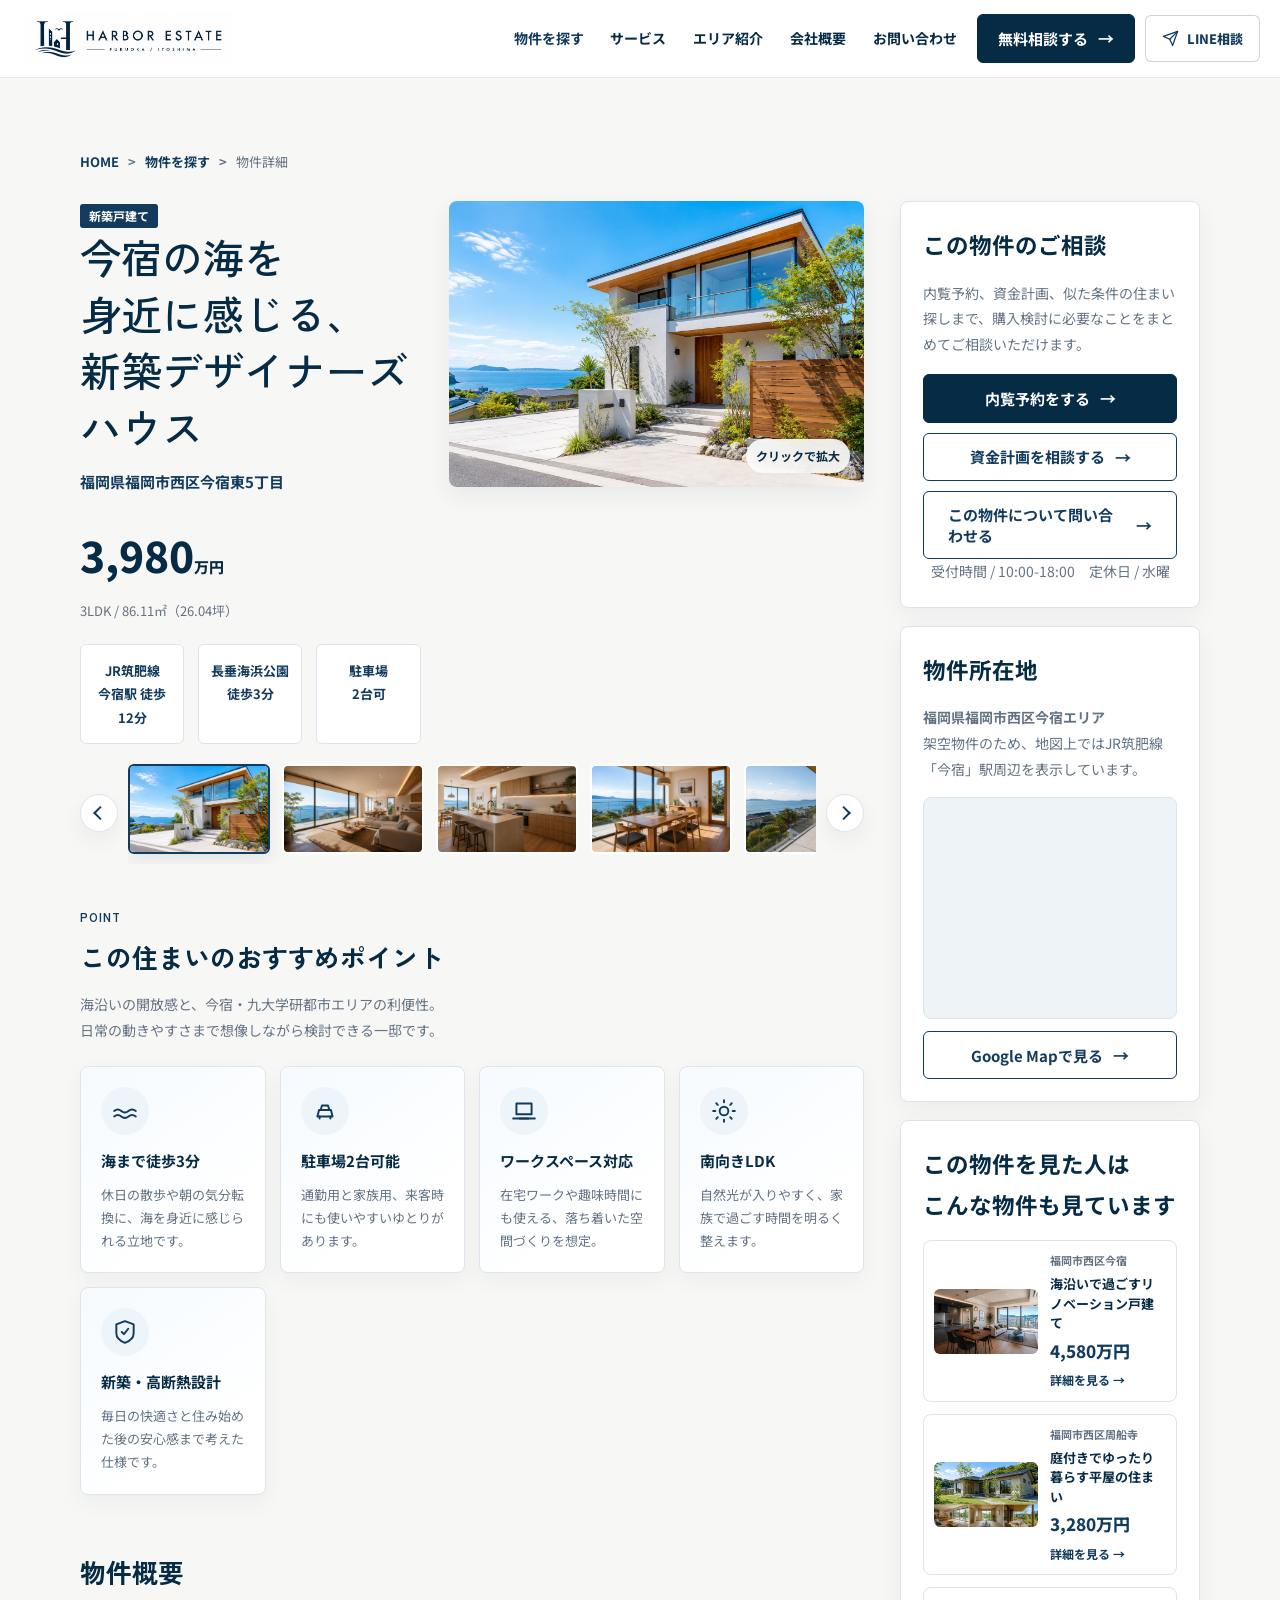
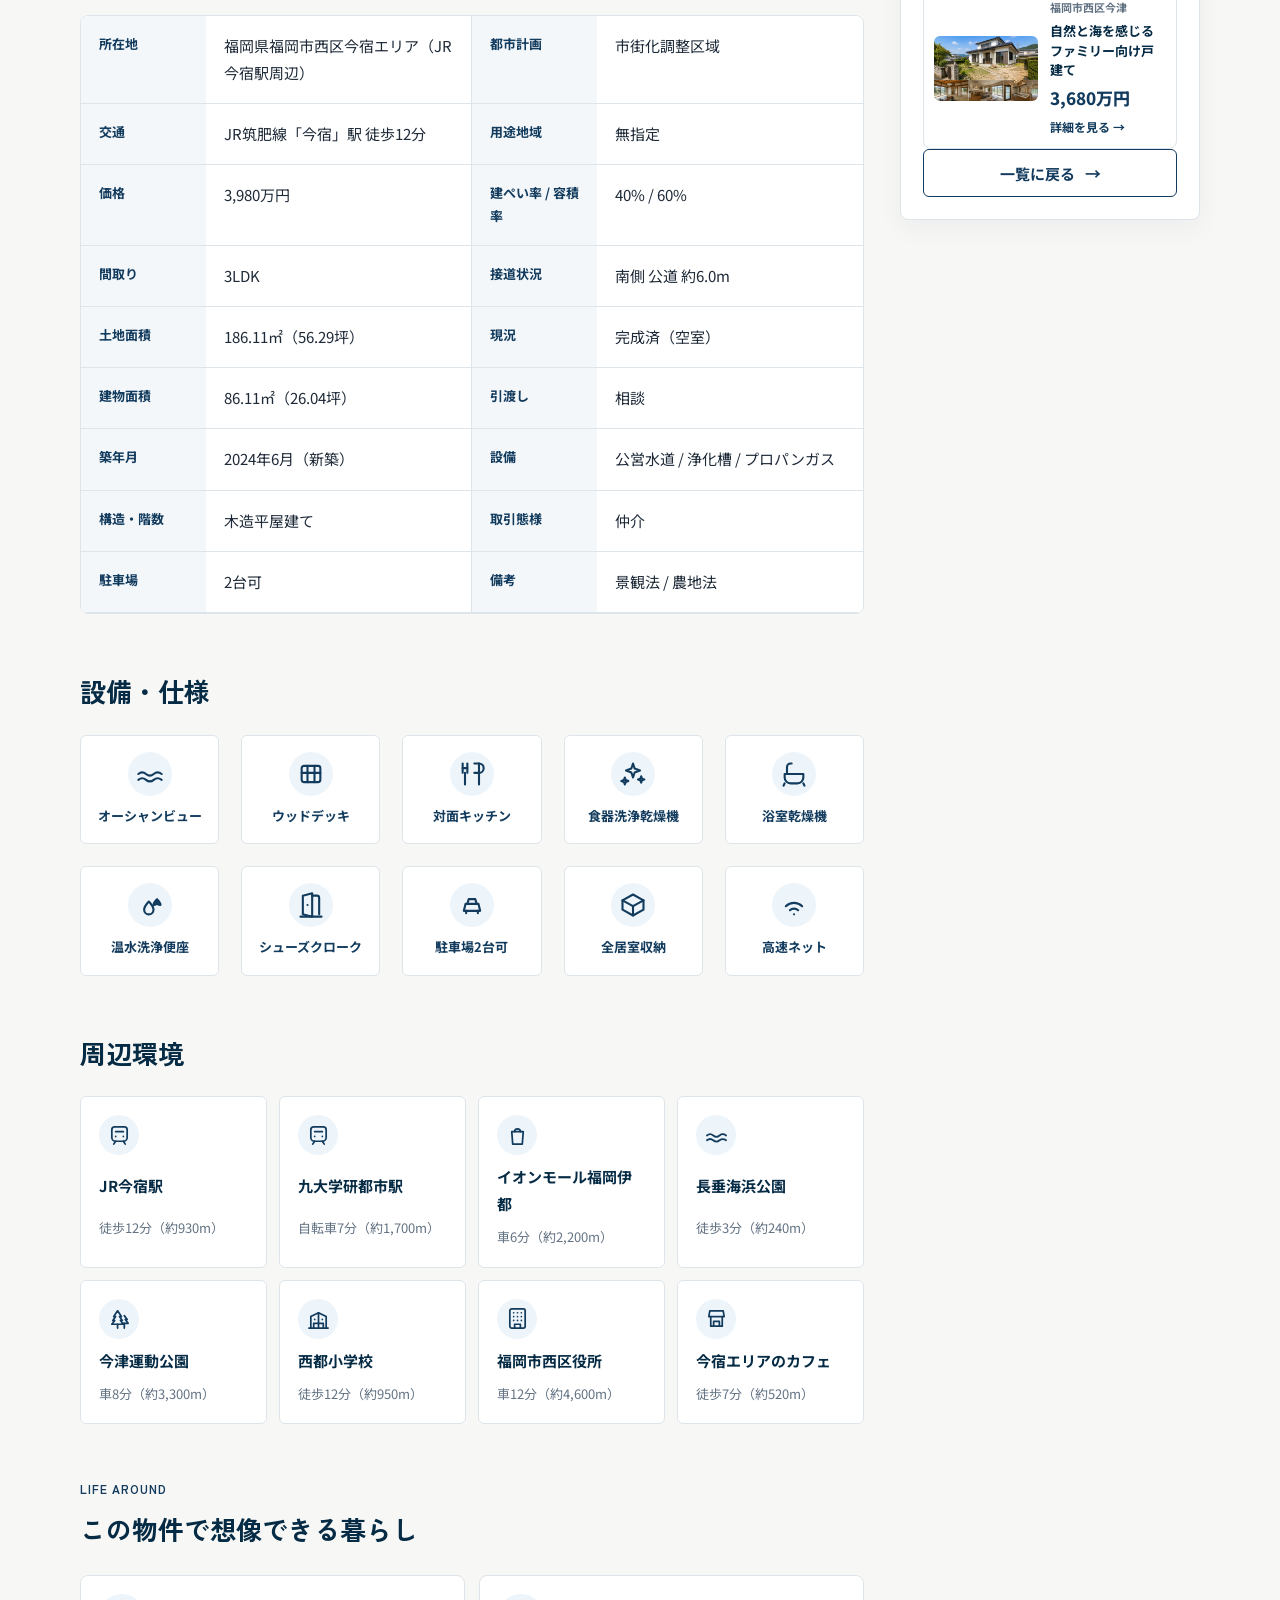
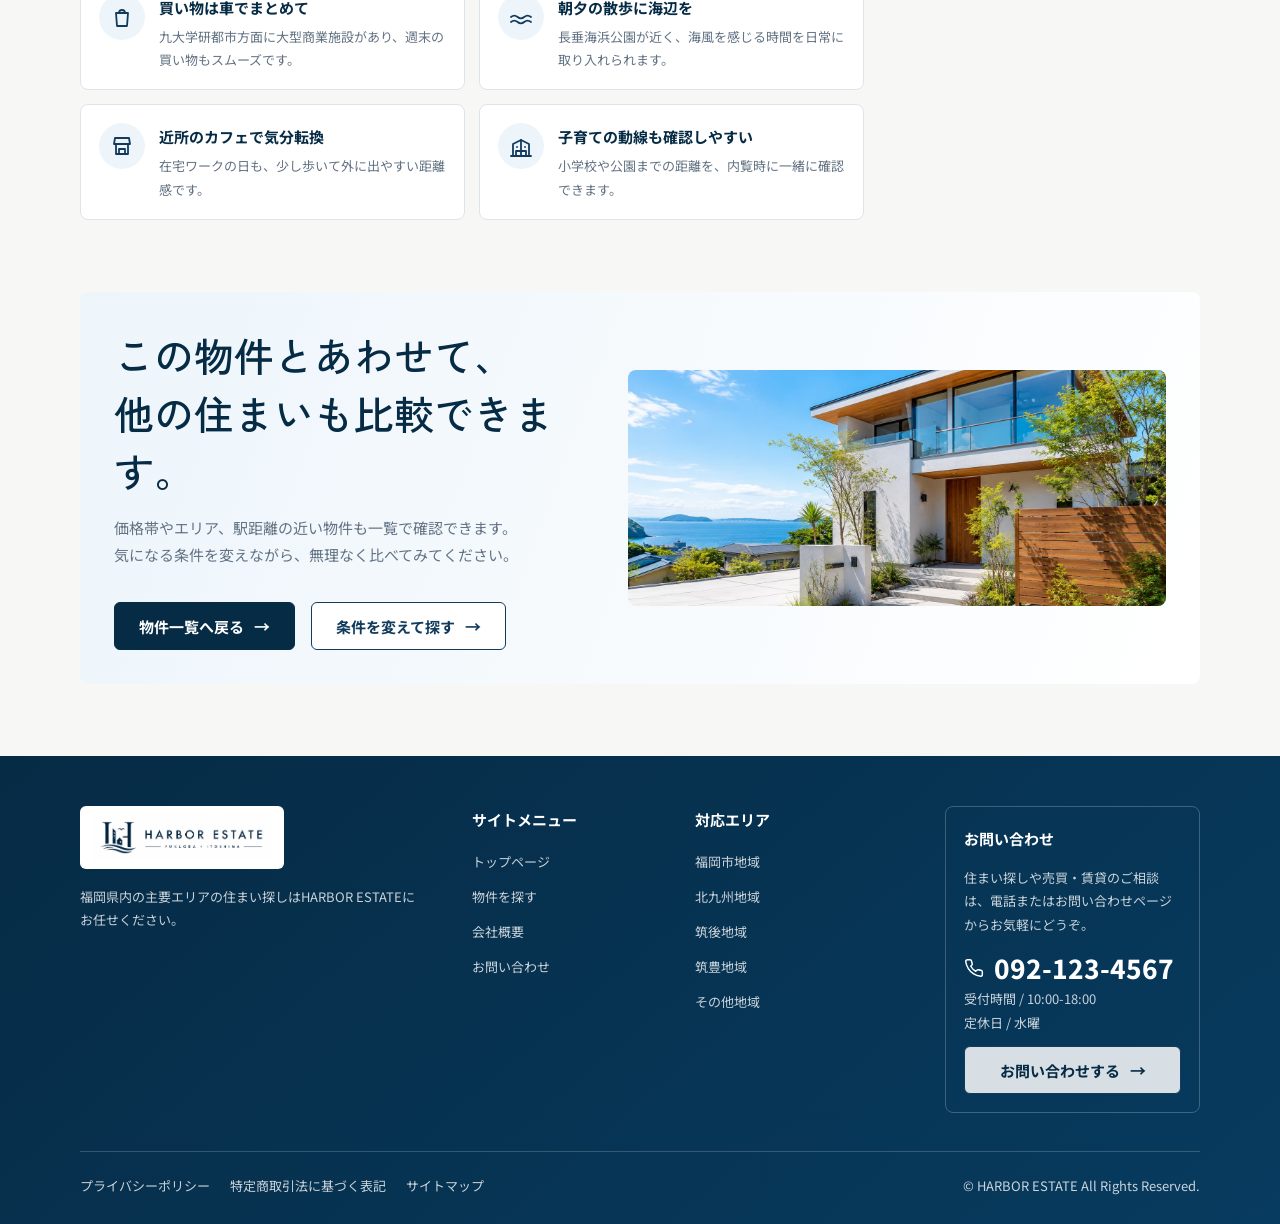
<file: property-detail.html>
<!DOCTYPE html>
<html lang="ja">
<head>
  <meta charset="UTF-8">
  <meta name="viewport" content="width=device-width, initial-scale=1.0">
  <meta name="description" content="今宿の海を身近に感じる新築デザイナーズハウスの物件詳細。福岡市西区今宿エリアの売買物件を、暮らし方に合わせてご提案します。">
  <title>今宿の海を身近に感じる新築デザイナーズハウス | HARBOR ESTATE</title>
  <link rel="canonical" href="https://kota-web-design.github.io/harbor-estate-demo/property-detail.html">
  <meta property="og:type" content="website">
  <meta property="og:site_name" content="HARBOR ESTATE">
  <meta property="og:title" content="今宿の海を身近に感じる新築デザイナーズハウス | HARBOR ESTATE">
  <meta property="og:description" content="今宿の海を身近に感じる新築デザイナーズハウスの物件詳細。福岡市西区今宿エリアの売買物件を、暮らし方に合わせてご提案します。">
  <meta property="og:url" content="https://kota-web-design.github.io/harbor-estate-demo/property-detail.html">
  <meta property="og:image" content="https://kota-web-design.github.io/harbor-estate-demo/images/ogp.jpg">
  <meta property="og:image:width" content="1200">
  <meta property="og:image:height" content="630">
  <meta property="og:image:alt" content="HARBOR ESTATEの福岡県内向け住まい提案サイトイメージ">
  <meta property="og:locale" content="ja_JP">
  <meta name="twitter:card" content="summary_large_image">
  <meta name="twitter:title" content="今宿の海を身近に感じる新築デザイナーズハウス | HARBOR ESTATE">
  <meta name="twitter:description" content="今宿の海を身近に感じる新築デザイナーズハウスの物件詳細。福岡市西区今宿エリアの売買物件を、暮らし方に合わせてご提案します。">
  <meta name="twitter:image" content="https://kota-web-design.github.io/harbor-estate-demo/images/ogp.jpg">
  <link rel="icon" href="images/favicon.svg" type="image/svg+xml">
  <link rel="preconnect" href="https://fonts.googleapis.com">
  <link rel="preconnect" href="https://fonts.gstatic.com" crossorigin>
  <link href="https://fonts.googleapis.com/css2?family=Noto+Sans+JP:wght@400;500;700;800&family=Zen+Kaku+Gothic+New:wght@400;500;700&display=swap" rel="stylesheet">
  <link rel="stylesheet" href="style.css?v=final-sp-polish-3-20260611">
</head>
<body class="property-detail-page">
  <!-- 共通ヘッダー -->
  <header class="site-header">
    <div class="site-header__inner">
      <a class="site-header__logo" href="index.html" aria-label="HARBOR ESTATE トップへ">
        <img src="images/logo.png" alt="HARBOR ESTATE" loading="eager" decoding="async">
      </a>
      <nav class="site-nav" id="global-nav" aria-label="グローバルナビゲーション">
        <a class="site-nav__link" href="properties.html" aria-current="page">物件を探す</a>
        <a class="site-nav__link" href="index.html#service">サービス</a>
        <a class="site-nav__link" href="index.html#area">エリア紹介</a>
        <a class="site-nav__link" href="company.html">会社概要</a>
        <a class="site-nav__link" href="contact.html">お問い合わせ</a>
        <a class="site-nav__link site-nav__link--line" href="https://line.me/R/ti/p/@harborestate" target="_blank" rel="noopener">LINE相談</a>
      </nav>
      <div class="site-header__actions">
        <a class="btn btn--primary site-header__cta" href="contact.html">無料相談する</a>
        <a class="site-header__line" href="https://line.me/R/ti/p/@harborestate" target="_blank" rel="noopener"><span data-icon="send" aria-hidden="true"></span><span>LINE相談</span></a>
      </div>
      <button class="menu-button" type="button" aria-controls="global-nav" aria-expanded="false" aria-label="メニューを開閉する">
        <span class="menu-button__line"></span>
        <span class="menu-button__line"></span>
        <span class="menu-button__line"></span>
      </button>
    </div>
  </header>

  <!-- メインコンテンツ -->
  <main>
    <!-- Property Detail -->
    <section class="section">
      <div class="container">
        <nav class="breadcrumb" aria-label="パンくず">
          <a href="index.html">HOME</a>
          <a href="properties.html">物件を探す</a>
          <span>物件詳細</span>
        </nav>

        <div class="detail-layout">
          <article class="detail-main">
            <div class="detail-hero fade-up">
              <div class="detail-hero__summary">
                <span class="badge">新築戸建て</span>
                <h1 class="detail-hero__title">今宿の海を<br>身近に感じる、<br>新築デザイナーズハウス</h1>
                <p class="detail-hero__address">福岡県福岡市西区今宿東5丁目</p>
                <p class="detail-hero__price">3,980<small>万円</small></p>
                <p class="property-card__meta">3LDK / 86.11㎡（26.04坪）</p>
                <ul class="detail-hero__meta">
                  <li>JR筑肥線<br>今宿駅 徒歩12分</li>
                  <li>長垂海浜公園<br>徒歩3分</li>
                  <li>駐車場<br>2台可</li>
                </ul>
              </div>
              <div class="detail-hero__media">
                <figure class="detail-main-image">
                  <button class="detail-main-image__button" type="button" data-gallery-open aria-label="物件写真を拡大表示する">
                    <img src="images/property-detail/detail_house01.jpg" alt="福岡市西区今宿の海を望む新築デザイナーズハウスのLDK" loading="eager" fetchpriority="high" decoding="async" data-gallery-main>
                    <span class="detail-main-image__hint">クリックで拡大</span>
                  </button>
                </figure>
              </div>
            </div>

            <div class="detail-photo-slider fade-up" data-detail-gallery aria-label="物件写真ギャラリー">
              <button class="detail-photo-slider__nav detail-photo-slider__nav--prev" type="button" data-gallery-scroll="prev" aria-label="前の写真へ">‹</button>
              <div class="thumb-gallery" data-gallery-thumbs>
                <button class="thumb-gallery__item is-active" type="button" data-gallery-thumb data-src="images/property-detail/detail_house01.jpg" data-alt="福岡市西区今宿の海を望む新築デザイナーズハウスのLDK" aria-current="true"><img src="images/property-detail/detail_house01.jpg" alt="福岡市西区今宿の海を望む新築デザイナーズハウスのLDK" loading="lazy" decoding="async"></button>
                <button class="thumb-gallery__item" type="button" data-gallery-thumb data-src="images/property-detail/detail_house02.jpg" data-alt="大開口の窓から海を望む明るいリビング"><img src="images/property-detail/detail_house02.jpg" alt="大開口の窓から海を望む明るいリビング" loading="lazy" decoding="async"></button>
                <button class="thumb-gallery__item" type="button" data-gallery-thumb data-src="images/property-detail/detail_house03.jpg" data-alt="木目の収納とアイランドカウンターを備えたキッチン"><img src="images/property-detail/detail_house03.jpg" alt="木目の収納とアイランドカウンターを備えたキッチン" loading="lazy" decoding="async"></button>
                <button class="thumb-gallery__item" type="button" data-gallery-thumb data-src="images/property-detail/detail_house04.jpg" data-alt="海を眺めながら過ごせるダイニングスペース"><img src="images/property-detail/detail_house04.jpg" alt="海を眺めながら過ごせるダイニングスペース" loading="lazy" decoding="async"></button>
                <button class="thumb-gallery__item" type="button" data-gallery-thumb data-src="images/property-detail/detail_house05.jpg" data-alt="海と緑を見渡せる開放的なバルコニー"><img src="images/property-detail/detail_house05.jpg" alt="海と緑を見渡せる開放的なバルコニー" loading="lazy" decoding="async"></button>
                <button class="thumb-gallery__item" type="button" data-gallery-thumb data-src="images/property-detail/detail_house06.jpg" data-alt="海を望む窓辺に設けたワークスペース"><img src="images/property-detail/detail_house06.jpg" alt="海を望む窓辺に設けたワークスペース" loading="lazy" decoding="async"></button>
                <button class="thumb-gallery__item" type="button" data-gallery-thumb data-src="images/property-detail/detail_house07.jpg" data-alt="海を望む落ち着いた主寝室"><img src="images/property-detail/detail_house07.jpg" alt="海を望む落ち着いた主寝室" loading="lazy" decoding="async"></button>
                <button class="thumb-gallery__item" type="button" data-gallery-thumb data-src="images/property-detail/detail_house08.jpg" data-alt="海を望む浴室と上質な洗面スペース"><img src="images/property-detail/detail_house08.jpg" alt="海を望む浴室と上質な洗面スペース" loading="lazy" decoding="async"></button>
                <button class="thumb-gallery__item" type="button" data-gallery-thumb data-src="images/property-detail/detail_house09.jpg" data-alt="夕景に映える今宿の新築デザイナーズハウス外観"><img src="images/property-detail/detail_house09.jpg" alt="夕景に映える今宿の新築デザイナーズハウス外観" loading="lazy" decoding="async"></button>
                <button class="thumb-gallery__item" type="button" data-gallery-thumb data-src="images/property-detail/detail_house10.jpg" data-alt="住まいの間取りと配置をまとめたプラン図"><img src="images/property-detail/detail_house10.jpg" alt="住まいの間取りと配置をまとめたプラン図" loading="lazy" decoding="async"></button>
              </div>
              <button class="detail-photo-slider__nav detail-photo-slider__nav--next" type="button" data-gallery-scroll="next" aria-label="次の写真へ">›</button>
            </div>

            <!-- Recommended Points -->
            <section class="detail-section detail-section--highlight fade-up">
              <div class="detail-section__head">
                <div>
                  <span class="section__label">POINT</span>
                  <h2 class="detail-section__title">この住まいのおすすめポイント</h2>
                </div>
                <p class="detail-section__lead">海沿いの開放感と、今宿・九大学研都市エリアの利便性。<br>
                  日常の動きやすさまで想像しながら検討できる一邸です。</p>
              </div>
              <div class="point-grid">
                <div class="point-card"><span class="point-card__icon" data-icon="waves" aria-hidden="true"></span><h3>海まで徒歩3分</h3><p>休日の散歩や朝の気分転換に、海を身近に感じられる立地です。</p></div>
                <div class="point-card"><span class="point-card__icon" data-icon="car" aria-hidden="true"></span><h3>駐車場2台可能</h3><p>通勤用と家族用、来客時にも使いやすいゆとりがあります。</p></div>
                <div class="point-card"><span class="point-card__icon" data-icon="laptop" aria-hidden="true"></span><h3>ワークスペース対応</h3><p>在宅ワークや趣味時間にも使える、落ち着いた空間づくりを想定。</p></div>
                <div class="point-card"><span class="point-card__icon" data-icon="sun" aria-hidden="true"></span><h3>南向きLDK</h3><p>自然光が入りやすく、家族で過ごす時間を明るく整えます。</p></div>
                <div class="point-card"><span class="point-card__icon" data-icon="shieldCheck" aria-hidden="true"></span><h3>新築・高断熱設計</h3><p>毎日の快適さと住み始めた後の安心感まで考えた仕様です。</p></div>
              </div>
            </section>

            <!-- Property Overview -->
            <section class="detail-section fade-up">
              <h2 class="detail-section__title">物件概要</h2>
              <dl class="info-table--split">
                <div class="info-row"><dt>所在地</dt><dd>福岡県福岡市西区今宿エリア（JR今宿駅周辺）</dd></div>
                <div class="info-row"><dt>都市計画</dt><dd>市街化調整区域</dd></div>
                <div class="info-row"><dt>交通</dt><dd>JR筑肥線「今宿」駅 徒歩12分</dd></div>
                <div class="info-row"><dt>用途地域</dt><dd>無指定</dd></div>
                <div class="info-row"><dt>価格</dt><dd>3,980万円</dd></div>
                <div class="info-row"><dt>建ぺい率 / 容積率</dt><dd>40% / 60%</dd></div>
                <div class="info-row"><dt>間取り</dt><dd>3LDK</dd></div>
                <div class="info-row"><dt>接道状況</dt><dd>南側 公道 約6.0m</dd></div>
                <div class="info-row"><dt>土地面積</dt><dd>186.11㎡（56.29坪）</dd></div>
                <div class="info-row"><dt>現況</dt><dd>完成済（空室）</dd></div>
                <div class="info-row"><dt>建物面積</dt><dd>86.11㎡（26.04坪）</dd></div>
                <div class="info-row"><dt>引渡し</dt><dd>相談</dd></div>
                <div class="info-row"><dt>築年月</dt><dd>2024年6月（新築）</dd></div>
                <div class="info-row"><dt>設備</dt><dd>公営水道 / 浄化槽 / プロパンガス</dd></div>
                <div class="info-row"><dt>構造・階数</dt><dd>木造平屋建て</dd></div>
                <div class="info-row"><dt>取引態様</dt><dd>仲介</dd></div>
                <div class="info-row"><dt>駐車場</dt><dd>2台可</dd></div>
                <div class="info-row"><dt>備考</dt><dd>景観法 / 農地法</dd></div>
              </dl>
            </section>

            <!-- Facilities -->
            <section class="detail-section fade-up">
              <h2 class="detail-section__title">設備・仕様</h2>
              <div class="feature-list">
                <div class="feature-item"><span class="feature-item__icon" data-icon="waves" aria-hidden="true"></span><span>オーシャンビュー</span></div>
                <div class="feature-item"><span class="feature-item__icon" data-icon="deck" aria-hidden="true"></span><span>ウッドデッキ</span></div>
                <div class="feature-item"><span class="feature-item__icon" data-icon="utensils" aria-hidden="true"></span><span>対面キッチン</span></div>
                <div class="feature-item"><span class="feature-item__icon" data-icon="sparkles" aria-hidden="true"></span><span>食器洗浄乾燥機</span></div>
                <div class="feature-item"><span class="feature-item__icon" data-icon="bath" aria-hidden="true"></span><span>浴室乾燥機</span></div>
                <div class="feature-item"><span class="feature-item__icon" data-icon="droplets" aria-hidden="true"></span><span>温水洗浄便座</span></div>
                <div class="feature-item"><span class="feature-item__icon" data-icon="doorOpen" aria-hidden="true"></span><span>シューズクローク</span></div>
                <div class="feature-item"><span class="feature-item__icon" data-icon="car" aria-hidden="true"></span><span>駐車場2台可</span></div>
                <div class="feature-item"><span class="feature-item__icon" data-icon="box" aria-hidden="true"></span><span>全居室収納</span></div>
                <div class="feature-item"><span class="feature-item__icon" data-icon="wifi" aria-hidden="true"></span><span>高速ネット</span></div>
              </div>
            </section>

            <!-- Neighborhood -->
            <section class="detail-section fade-up">
              <h2 class="detail-section__title">周辺環境</h2>
              <div class="environment-list">
                <div class="environment-item"><span class="environment-item__icon" data-icon="train" aria-hidden="true"></span><p class="environment-item__name">JR今宿駅</p><p class="environment-item__distance">徒歩12分（約930m）</p></div>
                <div class="environment-item"><span class="environment-item__icon" data-icon="train" aria-hidden="true"></span><p class="environment-item__name">九大学研都市駅</p><p class="environment-item__distance">自転車7分（約1,700m）</p></div>
                <div class="environment-item"><span class="environment-item__icon" data-icon="shoppingBag" aria-hidden="true"></span><p class="environment-item__name">イオンモール福岡伊都</p><p class="environment-item__distance">車6分（約2,200m）</p></div>
                <div class="environment-item"><span class="environment-item__icon" data-icon="waves" aria-hidden="true"></span><p class="environment-item__name">長垂海浜公園</p><p class="environment-item__distance">徒歩3分（約240m）</p></div>
                <div class="environment-item"><span class="environment-item__icon" data-icon="trees" aria-hidden="true"></span><p class="environment-item__name">今津運動公園</p><p class="environment-item__distance">車8分（約3,300m）</p></div>
                <div class="environment-item"><span class="environment-item__icon" data-icon="school" aria-hidden="true"></span><p class="environment-item__name">西都小学校</p><p class="environment-item__distance">徒歩12分（約950m）</p></div>
                <div class="environment-item"><span class="environment-item__icon" data-icon="building" aria-hidden="true"></span><p class="environment-item__name">福岡市西区役所</p><p class="environment-item__distance">車12分（約4,600m）</p></div>
                <div class="environment-item"><span class="environment-item__icon" data-icon="store" aria-hidden="true"></span><p class="environment-item__name">今宿エリアのカフェ</p><p class="environment-item__distance">徒歩7分（約520m）</p></div>
              </div>
            </section>

            <!-- Lifestyle Notes -->
            <section class="detail-section fade-up">
              <div class="detail-section__head">
                <div>
                  <span class="section__label">LIFE AROUND</span>
                  <h2 class="detail-section__title">この物件で想像できる暮らし</h2>
                </div>
              </div>
              <div class="life-note-grid">
                <div class="life-note"><span data-icon="shoppingBag" aria-hidden="true"></span><div><h3>買い物は車でまとめて</h3><p>九大学研都市方面に大型商業施設があり、週末の買い物もスムーズです。</p></div></div>
                <div class="life-note"><span data-icon="waves" aria-hidden="true"></span><div><h3>朝夕の散歩に海辺を</h3><p>長垂海浜公園が近く、海風を感じる時間を日常に取り入れられます。</p></div></div>
                <div class="life-note"><span data-icon="store" aria-hidden="true"></span><div><h3>近所のカフェで気分転換</h3><p>在宅ワークの日も、少し歩いて外に出やすい距離感です。</p></div></div>
                <div class="life-note"><span data-icon="school" aria-hidden="true"></span><div><h3>子育ての動線も確認しやすい</h3><p>小学校や公園までの距離を、内覧時に一緒に確認できます。</p></div></div>
              </div>
            </section>

          </article>

          <aside class="sidebar" aria-label="物件詳細サイドバー">
            <div class="side-card">
              <h2 class="side-card__title">この物件のご相談</h2>
              <p class="card-text">内覧予約、資金計画、似た条件の住まい探しまで、購入検討に必要なことをまとめてご相談いただけます。</p>
              <a class="btn btn--primary btn--block" href="contact.html">内覧予約をする</a>
              <a class="btn btn--block" href="contact.html">資金計画を相談する</a>
              <a class="btn btn--block" href="contact.html">この物件について問い合わせる</a>
              <p class="card-text" style="text-align: center;">受付時間 / 10:00-18:00　定休日 / 水曜</p>
            </div>
            <div class="side-card">
              <h2 class="side-card__title">物件所在地</h2>
              <p class="card-text"><strong>福岡県福岡市西区今宿エリア</strong><br>架空物件のため、地図上ではJR筑肥線「今宿」駅周辺を表示しています。</p>
              <div class="google-map" aria-label="JR今宿駅周辺のGoogle Map">
                <iframe title="JR今宿駅周辺のGoogle Map" src="https://www.google.com/maps?q=JR%E4%BB%8A%E5%AE%BF%E9%A7%85&output=embed" loading="lazy" referrerpolicy="no-referrer-when-downgrade"></iframe>
              </div>
              <a class="btn btn--block" href="https://www.google.com/maps/search/?api=1&query=JR%E4%BB%8A%E5%AE%BF%E9%A7%85" target="_blank" rel="noopener">Google Mapで見る</a>
            </div>
            <div class="side-card">
              <h2 class="side-card__title">この物件を見た人は<br>こんな物件も見ています</h2>
              <div class="related-list">
                <a class="related-item" href="property-unavailable.html">
                  <img src="images/properties/house02.jpg" alt="福岡市西区の海に近いリノベーション戸建て外観" loading="lazy" decoding="async">
                  <span><span class="related-item__meta">福岡市西区今宿</span><span class="related-item__title">海沿いで過ごすリノベーション戸建て</span><span class="related-item__price">4,580万円</span><span class="related-item__cta">詳細を見る</span></span>
                </a>
                <a class="related-item" href="property-unavailable.html">
                  <img src="images/properties/house04.jpg" alt="庭付きでゆったり暮らせる平屋住宅の外観" loading="lazy" decoding="async">
                  <span><span class="related-item__meta">福岡市西区周船寺</span><span class="related-item__title">庭付きでゆったり暮らす平屋の住まい</span><span class="related-item__price">3,280万円</span><span class="related-item__cta">詳細を見る</span></span>
                </a>
                <a class="related-item" href="property-unavailable.html">
                  <img src="images/properties/house07.jpg" alt="自然と海を感じるファミリー向け戸建て外観" loading="lazy" decoding="async">
                  <span><span class="related-item__meta">福岡市西区今津</span><span class="related-item__title">自然と海を感じるファミリー向け戸建て</span><span class="related-item__price">3,680万円</span><span class="related-item__cta">詳細を見る</span></span>
                </a>
              </div>
              <a class="btn btn--block" href="properties.html">一覧に戻る</a>
            </div>
          </aside>
        </div>
      </div>
    </section>

    <!-- Bottom CTA -->
    <section class="section" style="padding-top: 0;">
      <div class="container">
        <div class="wide-cta fade-up">
          <div>
            <h2 class="section__title">この物件とあわせて、<br>他の住まいも比較できます。</h2>
            <p class="section__lead">価格帯やエリア、駅距離の近い物件も一覧で確認できます。<br>気になる条件を変えながら、無理なく比べてみてください。</p>
            <div class="hero__actions">
              <a class="btn btn--primary" href="properties.html">物件一覧へ戻る</a>
              <a class="btn" href="properties.html">条件を変えて探す</a>
            </div>
          </div>
          <div class="wide-cta__image"><img src="images/properties/house01.jpg" alt="海を望む今宿の新築デザイナーズ戸建て外観" loading="lazy" decoding="async"></div>
        </div>
      </div>
    </section>
  </main>

  <!-- 共通フッター -->
  <footer class="site-footer">
    <div class="site-footer__inner">
      <div class="site-footer__grid">
        <div class="site-footer__brand">
          <img class="site-footer__logo" src="images/logo.png" alt="HARBOR ESTATE" loading="lazy" decoding="async">
          <p class="site-footer__text">福岡県内の主要エリアの住まい探しはHARBOR ESTATEに<br>お任せください。</p>
        </div>
        <div>
          <h3 class="site-footer__heading">サイトメニュー</h3>
          <ul class="site-footer__links">
            <li><a class="site-footer__link" href="index.html">トップページ</a></li>
            <li><a class="site-footer__link" href="properties.html">物件を探す</a></li>
            <li><a class="site-footer__link" href="company.html">会社概要</a></li>
            <li><a class="site-footer__link" href="contact.html">お問い合わせ</a></li>
          </ul>
        </div>
        <div>
          <h3 class="site-footer__heading">対応エリア</h3>
          <ul class="site-footer__links">
            <li><a class="site-footer__link" href="index.html#area">福岡市地域</a></li>
            <li><a class="site-footer__link" href="index.html#area">北九州地域</a></li>
            <li><a class="site-footer__link" href="index.html#area">筑後地域</a></li>
            <li><a class="site-footer__link" href="index.html#area">筑豊地域</a></li>
            <li><a class="site-footer__link" href="properties.html">その他地域</a></li>
          </ul>
        </div>
        <div class="footer-contact">
          <h3 class="site-footer__heading">お問い合わせ</h3>
          <p class="site-footer__small footer-contact__lead">住まい探しや売買・賃貸のご相談は、電話またはお問い合わせページからお気軽にどうぞ。</p>
          <a class="footer-contact__tel" href="tel:0921234567">092-123-4567</a>
          <p class="site-footer__small">受付時間 / 10:00-18:00<br>定休日 / 水曜</p>
          <a class="btn btn--ghost btn--block" href="contact.html">お問い合わせする</a>
        </div>
      </div>
      <div class="site-footer__bottom">
        <div class="site-footer__legal">
          <a class="site-footer__small" href="privacy.html">プライバシーポリシー</a>
          <a class="site-footer__small" href="law.html">特定商取引法に基づく表記</a>
          <a class="site-footer__small" href="sitemap.html">サイトマップ</a>
        </div>
        <p class="site-footer__small">© HARBOR ESTATE All Rights Reserved.</p>
      </div>
    </div>
  </footer>

  <!-- スマートフォン下部ナビ -->
  <nav class="bottom-nav" aria-label="スマートフォン用メニュー">
    <a href="index.html"><span data-icon="home" aria-hidden="true"></span>ホーム</a>
    <a href="properties.html"><span data-icon="search" aria-hidden="true"></span>物件を探す</a>
    <a href="index.html#service"><span data-icon="building" aria-hidden="true"></span>サービス</a>
    <a href="contact.html"><span data-icon="messageCircle" aria-hidden="true"></span>相談する</a>
  </nav>

  <!-- JavaScript -->
  <script src="main.js?v=final-sp-polish-3-20260611"></script>
</body>
</html>
</file>
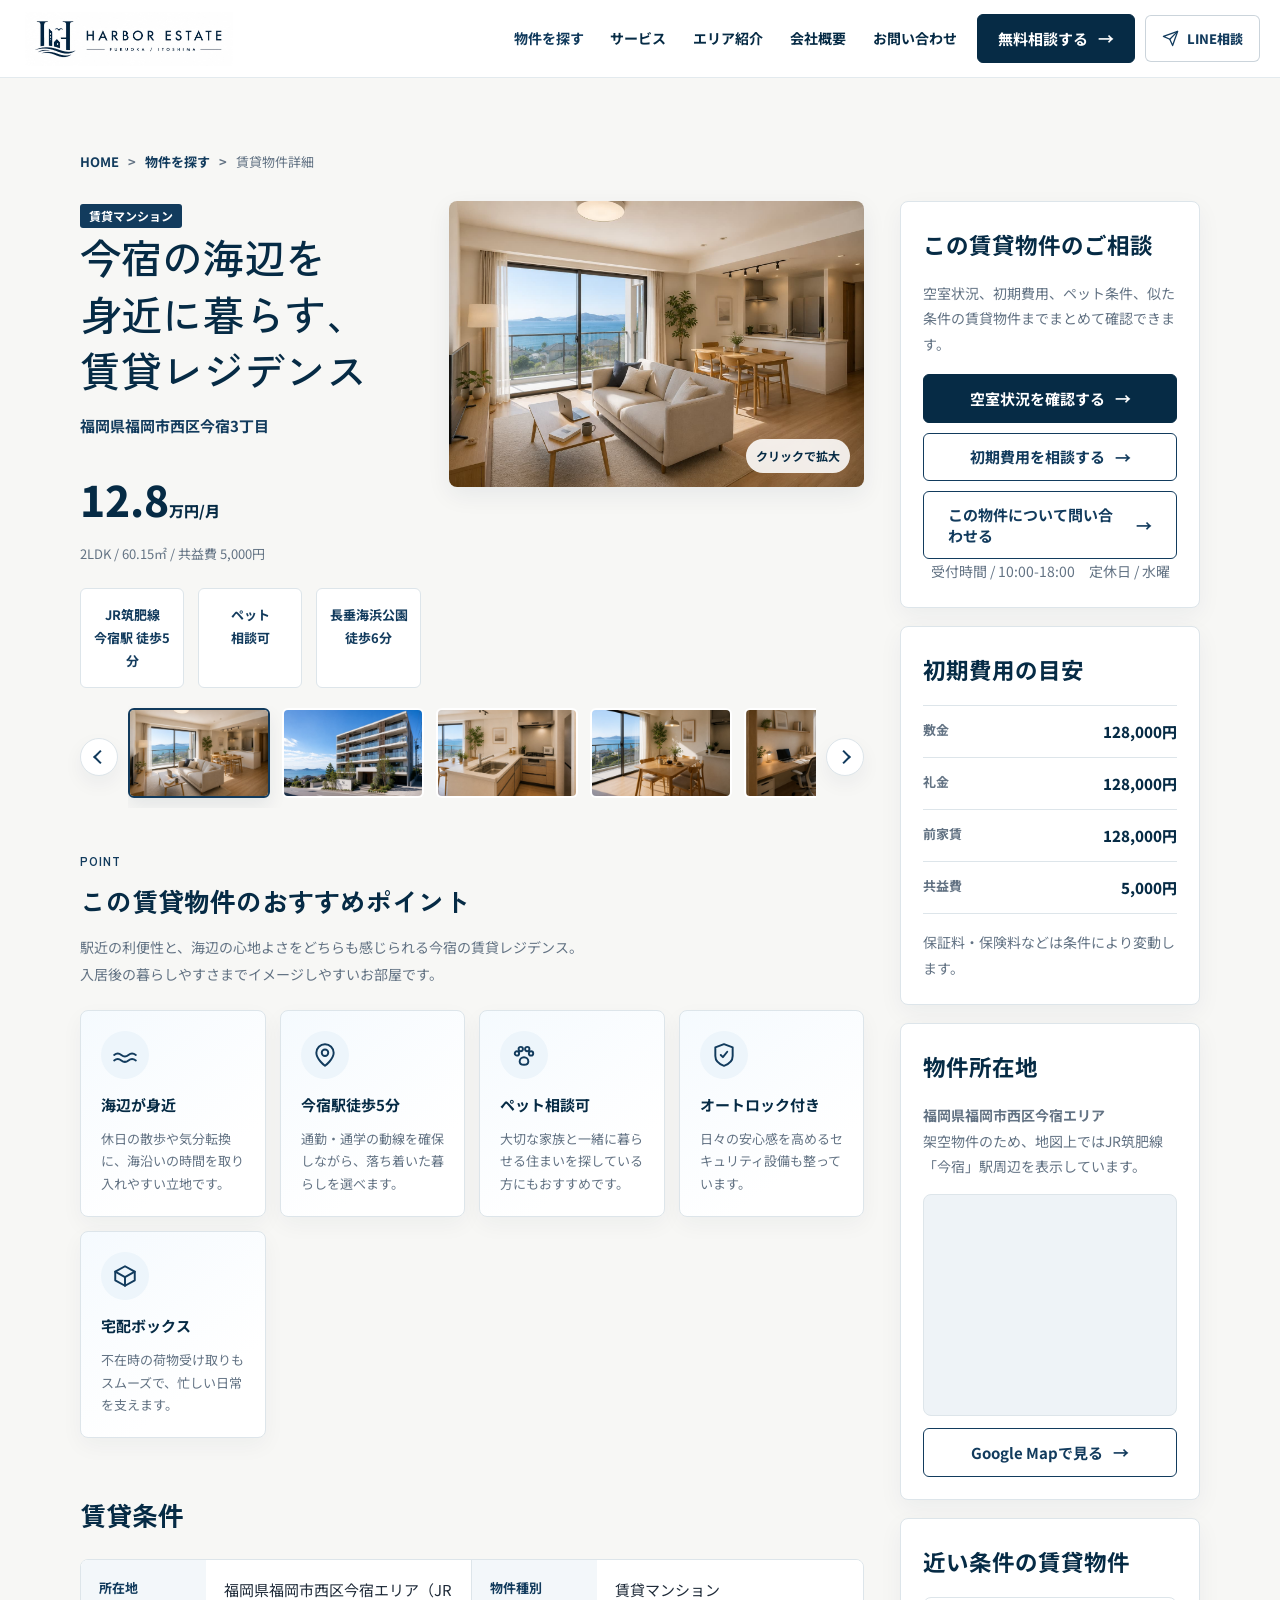
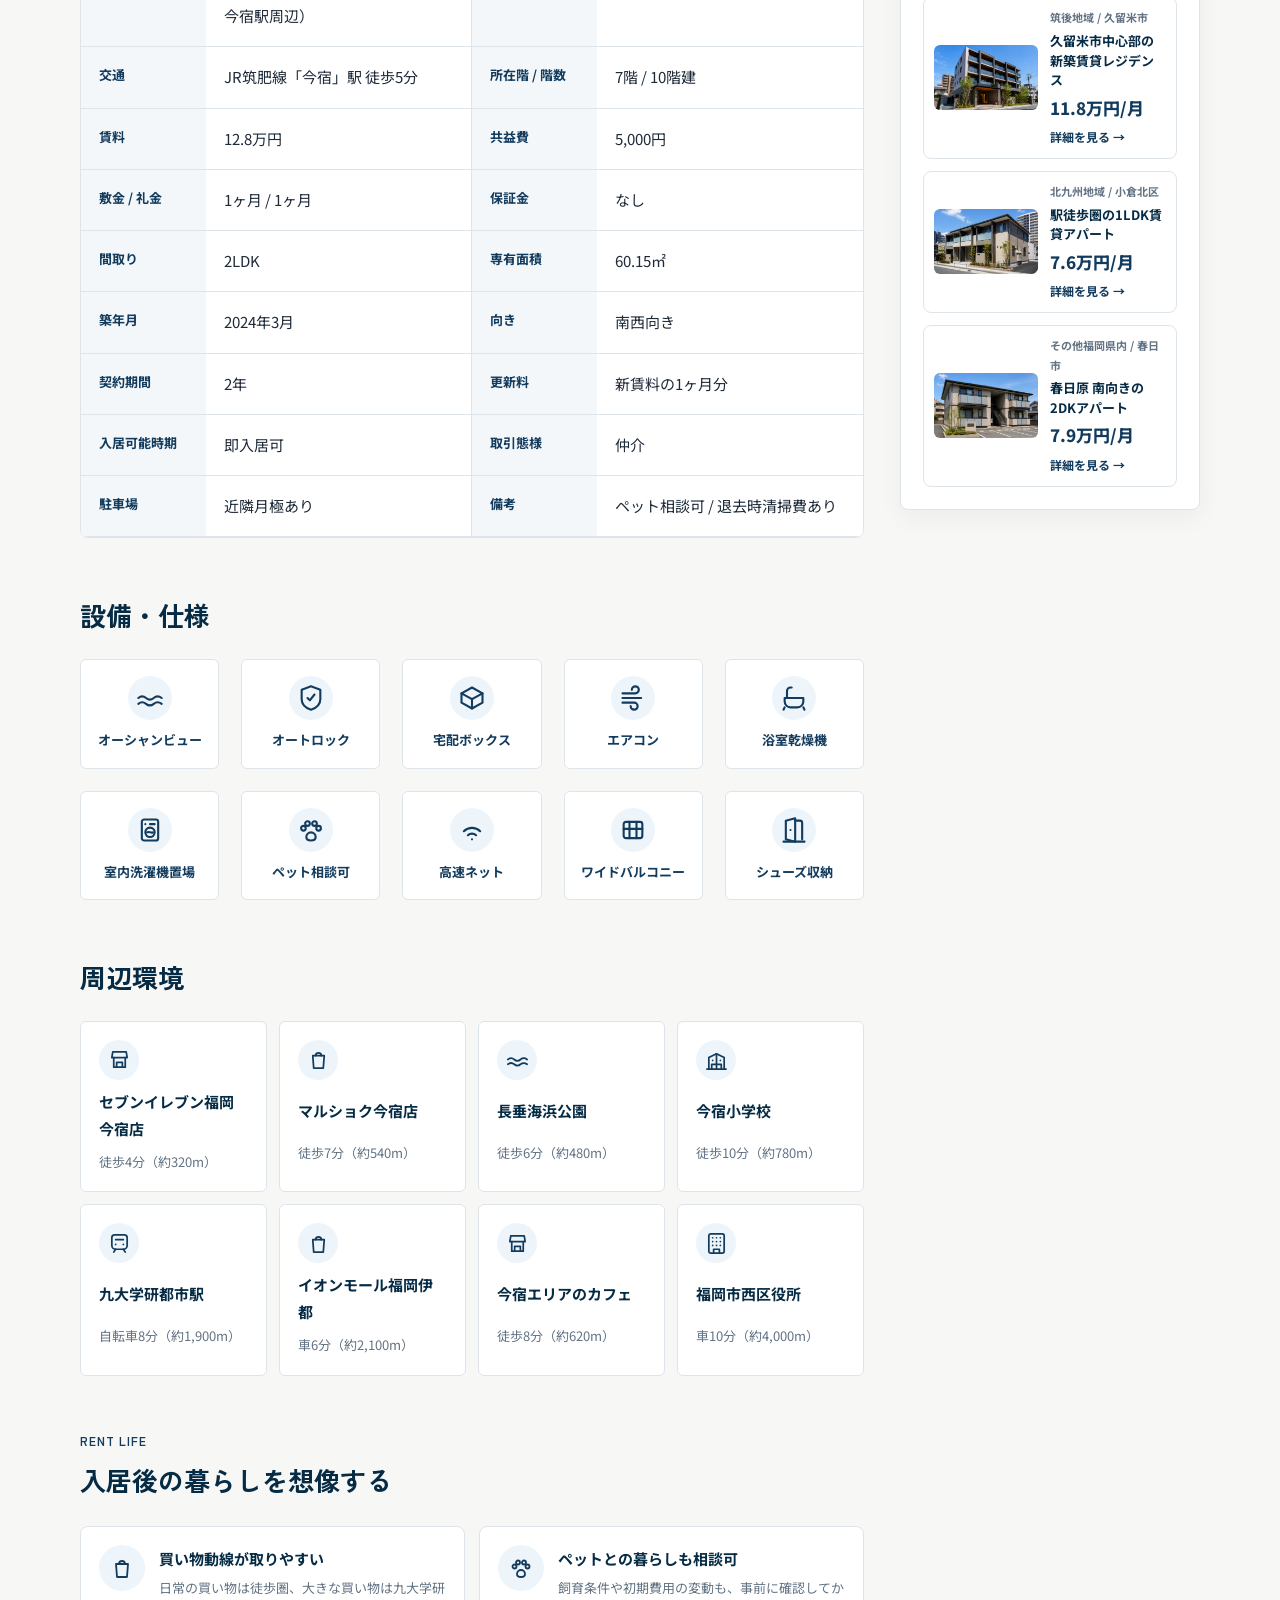
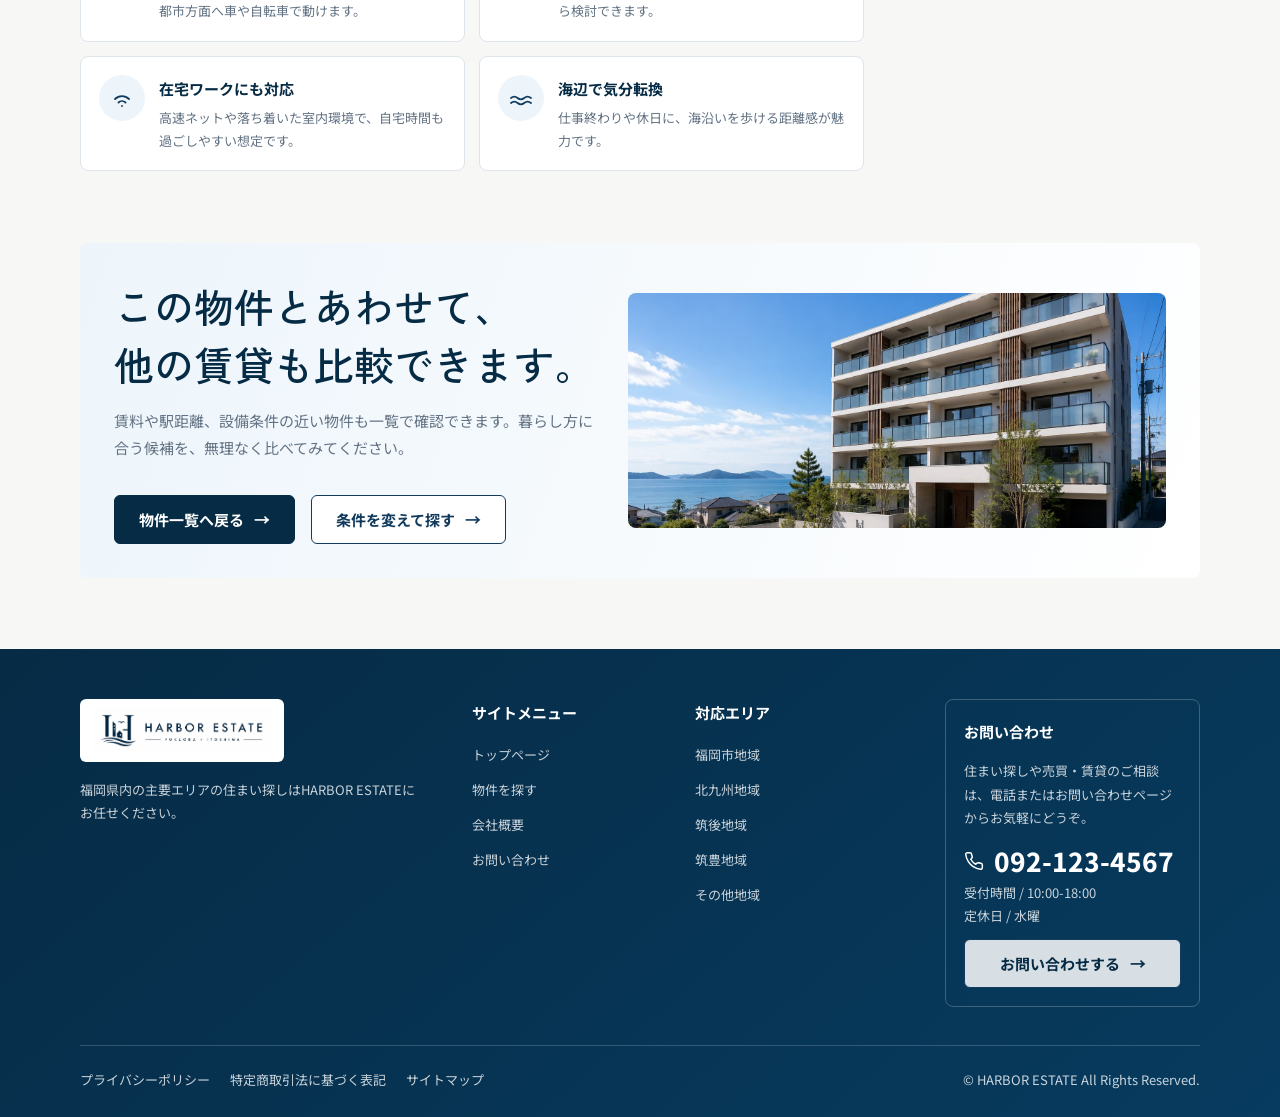
<file: property-rent-detail.html>
<!DOCTYPE html>
<html lang="ja">
<head>
  <meta charset="UTF-8">
  <meta name="viewport" content="width=device-width, initial-scale=1.0">
  <meta name="description" content="福岡市西区今宿、海辺の暮らしを身近に感じる賃貸レジデンスの物件詳細。空室状況、初期費用、入居時期までご相談いただけます。">
  <title>今宿の海辺を身近に暮らす賃貸レジデンス | HARBOR ESTATE</title>
  <link rel="canonical" href="https://kota-web-design.github.io/harbor-estate-demo/property-rent-detail.html">
  <meta property="og:type" content="website">
  <meta property="og:site_name" content="HARBOR ESTATE">
  <meta property="og:title" content="今宿の海辺を身近に暮らす賃貸レジデンス | HARBOR ESTATE">
  <meta property="og:description" content="福岡市西区今宿、海辺の暮らしを身近に感じる賃貸レジデンスの物件詳細。空室状況、初期費用、入居時期までご相談いただけます。">
  <meta property="og:url" content="https://kota-web-design.github.io/harbor-estate-demo/property-rent-detail.html">
  <meta property="og:image" content="https://kota-web-design.github.io/harbor-estate-demo/images/ogp.jpg">
  <meta property="og:image:width" content="1200">
  <meta property="og:image:height" content="630">
  <meta property="og:image:alt" content="HARBOR ESTATEの福岡県内向け住まい提案サイトイメージ">
  <meta property="og:locale" content="ja_JP">
  <meta name="twitter:card" content="summary_large_image">
  <meta name="twitter:title" content="今宿の海辺を身近に暮らす賃貸レジデンス | HARBOR ESTATE">
  <meta name="twitter:description" content="福岡市西区今宿、海辺の暮らしを身近に感じる賃貸レジデンスの物件詳細。空室状況、初期費用、入居時期までご相談いただけます。">
  <meta name="twitter:image" content="https://kota-web-design.github.io/harbor-estate-demo/images/ogp.jpg">
  <link rel="icon" href="images/favicon.svg" type="image/svg+xml">
  <link rel="preconnect" href="https://fonts.googleapis.com">
  <link rel="preconnect" href="https://fonts.gstatic.com" crossorigin>
  <link href="https://fonts.googleapis.com/css2?family=Noto+Sans+JP:wght@400;500;700;800&family=Zen+Kaku+Gothic+New:wght@400;500;700&display=swap" rel="stylesheet">
  <link rel="stylesheet" href="style.css?v=final-sp-polish-3-20260611">
</head>
<body class="property-detail-page property-rent-detail-page">
  <!-- 共通ヘッダー -->
  <header class="site-header">
    <div class="site-header__inner">
      <a class="site-header__logo" href="index.html" aria-label="HARBOR ESTATE トップへ">
        <img src="images/logo.png" alt="HARBOR ESTATE" loading="eager" decoding="async">
      </a>
      <nav class="site-nav" id="global-nav" aria-label="グローバルナビゲーション">
        <a class="site-nav__link" href="properties.html" aria-current="page">物件を探す</a>
        <a class="site-nav__link" href="index.html#service">サービス</a>
        <a class="site-nav__link" href="index.html#area">エリア紹介</a>
        <a class="site-nav__link" href="company.html">会社概要</a>
        <a class="site-nav__link" href="contact.html">お問い合わせ</a>
        <a class="site-nav__link site-nav__link--line" href="https://line.me/R/ti/p/@harborestate" target="_blank" rel="noopener">LINE相談</a>
      </nav>
      <div class="site-header__actions">
        <a class="btn btn--primary site-header__cta" href="contact.html">無料相談する</a>
        <a class="site-header__line" href="https://line.me/R/ti/p/@harborestate" target="_blank" rel="noopener"><span data-icon="send" aria-hidden="true"></span><span>LINE相談</span></a>
      </div>
      <button class="menu-button" type="button" aria-controls="global-nav" aria-expanded="false" aria-label="メニューを開閉する">
        <span class="menu-button__line"></span>
        <span class="menu-button__line"></span>
        <span class="menu-button__line"></span>
      </button>
    </div>
  </header>

  <!-- メインコンテンツ -->
  <main>
    <!-- Rental Property Detail -->
    <section class="section">
      <div class="container">
        <nav class="breadcrumb" aria-label="パンくず">
          <a href="index.html">HOME</a>
          <a href="properties.html">物件を探す</a>
          <span>賃貸物件詳細</span>
        </nav>

        <div class="detail-layout">
          <article class="detail-main">
            <div class="detail-hero fade-up">
              <div class="detail-hero__summary">
                <span class="badge">賃貸マンション</span>
                <h1 class="detail-hero__title">今宿の海辺を<br>身近に暮らす、<br>賃貸レジデンス</h1>
                <p class="detail-hero__address">福岡県福岡市西区今宿3丁目</p>
                <p class="detail-hero__price">12.8<small>万円/月</small></p>
                <p class="property-card__meta">2LDK / 60.15㎡ / 共益費 5,000円</p>
                <ul class="detail-hero__meta">
                  <li>JR筑肥線<br>今宿駅 徒歩5分</li>
                  <li>ペット<br>相談可</li>
                  <li>長垂海浜公園<br>徒歩6分</li>
                </ul>
              </div>
              <div class="detail-hero__media">
                <figure class="detail-main-image">
                  <button class="detail-main-image__button" type="button" data-gallery-open aria-label="物件写真を拡大表示する">
                    <img src="images/property-rent-detail/house_rent02.jpg" alt="今宿の海を望む賃貸レジデンスの明るいLDK" loading="eager" fetchpriority="high" decoding="async" data-gallery-main>
                    <span class="detail-main-image__hint">クリックで拡大</span>
                  </button>
                </figure>
              </div>
            </div>

            <div class="detail-photo-slider fade-up" data-detail-gallery aria-label="物件写真ギャラリー">
              <button class="detail-photo-slider__nav detail-photo-slider__nav--prev" type="button" data-gallery-scroll="prev" aria-label="前の写真へ">‹</button>
              <div class="thumb-gallery" data-gallery-thumbs>
                <button class="thumb-gallery__item is-active" type="button" data-gallery-thumb data-src="images/property-rent-detail/house_rent02.jpg" data-alt="今宿の海を望む賃貸レジデンスの明るいLDK" aria-current="true"><img src="images/property-rent-detail/house_rent02.jpg" alt="今宿の海を望む賃貸レジデンスの明るいLDK" loading="lazy" decoding="async"></button>
                <button class="thumb-gallery__item" type="button" data-gallery-thumb data-src="images/property-rent-detail/house_rent01.jpg" data-alt="海沿いに建つ今宿の賃貸レジデンス外観"><img src="images/property-rent-detail/house_rent01.jpg" alt="海沿いに建つ今宿の賃貸レジデンス外観" loading="lazy" decoding="async"></button>
                <button class="thumb-gallery__item" type="button" data-gallery-thumb data-src="images/property-rent-detail/house_rent03.jpg" data-alt="海を眺めながら料理できる対面キッチン"><img src="images/property-rent-detail/house_rent03.jpg" alt="海を眺めながら料理できる対面キッチン" loading="lazy" decoding="async"></button>
                <button class="thumb-gallery__item" type="button" data-gallery-thumb data-src="images/property-rent-detail/house_rent04.jpg" data-alt="朝日が入る海向きのダイニングスペース"><img src="images/property-rent-detail/house_rent04.jpg" alt="朝日が入る海向きのダイニングスペース" loading="lazy" decoding="async"></button>
                <button class="thumb-gallery__item" type="button" data-gallery-thumb data-src="images/property-rent-detail/house_rent05.jpg" data-alt="海を望む窓辺のワークスペース"><img src="images/property-rent-detail/house_rent05.jpg" alt="海を望む窓辺のワークスペース" loading="lazy" decoding="async"></button>
                <button class="thumb-gallery__item" type="button" data-gallery-thumb data-src="images/property-rent-detail/house_rent06.jpg" data-alt="海の景色が広がる落ち着いた寝室"><img src="images/property-rent-detail/house_rent06.jpg" alt="海の景色が広がる落ち着いた寝室" loading="lazy" decoding="async"></button>
                <button class="thumb-gallery__item" type="button" data-gallery-thumb data-src="images/property-rent-detail/house_rent07.jpg" data-alt="室内洗濯機置場を備えた洗面室と浴室"><img src="images/property-rent-detail/house_rent07.jpg" alt="室内洗濯機置場を備えた洗面室と浴室" loading="lazy" decoding="async"></button>
                <button class="thumb-gallery__item" type="button" data-gallery-thumb data-src="images/property-rent-detail/house_rent08.jpg" data-alt="海を見渡せるワイドバルコニー"><img src="images/property-rent-detail/house_rent08.jpg" alt="海を見渡せるワイドバルコニー" loading="lazy" decoding="async"></button>
                <button class="thumb-gallery__item" type="button" data-gallery-thumb data-src="images/property-rent-detail/house_rent09.jpg" data-alt="ナチュラルな家具で整えた賃貸レジデンスのLDK"><img src="images/property-rent-detail/house_rent09.jpg" alt="ナチュラルな家具で整えた賃貸レジデンスのLDK" loading="lazy" decoding="async"></button>
                <button class="thumb-gallery__item" type="button" data-gallery-thumb data-src="images/property-rent-detail/house_rent10.jpg" data-alt="2LDK賃貸レジデンスの間取り図"><img src="images/property-rent-detail/house_rent10.jpg" alt="2LDK賃貸レジデンスの間取り図" loading="lazy" decoding="async"></button>
              </div>
              <button class="detail-photo-slider__nav detail-photo-slider__nav--next" type="button" data-gallery-scroll="next" aria-label="次の写真へ">›</button>
            </div>

            <!-- Recommended Points -->
            <section class="detail-section detail-section--highlight fade-up">
              <div class="detail-section__head">
                <div>
                  <span class="section__label">POINT</span>
                  <h2 class="detail-section__title">この賃貸物件のおすすめ<br class="sp-only">ポイント</h2>
                </div>
                <p class="detail-section__lead">駅近の利便性と、海辺の心地よさをどちらも感じられる今宿の賃貸レジデンス。<br>
                  入居後の暮らしやすさまでイメージしやすいお部屋です。</p>
              </div>
              <div class="point-grid">
                <div class="point-card"><span class="point-card__icon" data-icon="waves" aria-hidden="true"></span><h3>海辺が身近</h3><p>休日の散歩や気分転換に、海沿いの時間を取り入れやすい立地です。</p></div>
                <div class="point-card"><span class="point-card__icon" data-icon="mapPin" aria-hidden="true"></span><h3>今宿駅徒歩5分</h3><p>通勤・通学の動線を確保しながら、落ち着いた暮らしを選べます。</p></div>
                <div class="point-card"><span class="point-card__icon" data-icon="pawPrint" aria-hidden="true"></span><h3>ペット相談可</h3><p>大切な家族と一緒に暮らせる住まいを探している方にもおすすめです。</p></div>
                <div class="point-card"><span class="point-card__icon" data-icon="shieldCheck" aria-hidden="true"></span><h3>オートロック付き</h3><p>日々の安心感を高めるセキュリティ設備も整っています。</p></div>
                <div class="point-card"><span class="point-card__icon" data-icon="box" aria-hidden="true"></span><h3>宅配ボックス</h3><p>不在時の荷物受け取りもスムーズで、忙しい日常を支えます。</p></div>
              </div>
            </section>

            <!-- Rental Overview -->
            <section class="detail-section fade-up">
              <h2 class="detail-section__title">賃貸条件</h2>
              <dl class="info-table--split">
                <div class="info-row"><dt>所在地</dt><dd>福岡県福岡市西区今宿エリア（JR今宿駅周辺）</dd></div>
                <div class="info-row"><dt>物件種別</dt><dd>賃貸マンション</dd></div>
                <div class="info-row"><dt>交通</dt><dd>JR筑肥線「今宿」駅 徒歩5分</dd></div>
                <div class="info-row"><dt>所在階 / 階数</dt><dd>7階 / 10階建</dd></div>
                <div class="info-row"><dt>賃料</dt><dd>12.8万円</dd></div>
                <div class="info-row"><dt>共益費</dt><dd>5,000円</dd></div>
                <div class="info-row"><dt>敷金 / 礼金</dt><dd>1ヶ月 / 1ヶ月</dd></div>
                <div class="info-row"><dt>保証金</dt><dd>なし</dd></div>
                <div class="info-row"><dt>間取り</dt><dd>2LDK</dd></div>
                <div class="info-row"><dt>専有面積</dt><dd>60.15㎡</dd></div>
                <div class="info-row"><dt>築年月</dt><dd>2024年3月</dd></div>
                <div class="info-row"><dt>向き</dt><dd>南西向き</dd></div>
                <div class="info-row"><dt>契約期間</dt><dd>2年</dd></div>
                <div class="info-row"><dt>更新料</dt><dd>新賃料の1ヶ月分</dd></div>
                <div class="info-row"><dt>入居可能時期</dt><dd>即入居可</dd></div>
                <div class="info-row"><dt>取引態様</dt><dd>仲介</dd></div>
                <div class="info-row"><dt>駐車場</dt><dd>近隣月極あり</dd></div>
                <div class="info-row"><dt>備考</dt><dd>ペット相談可 / 退去時清掃費あり</dd></div>
              </dl>
            </section>

            <!-- Facilities -->
            <section class="detail-section fade-up">
              <h2 class="detail-section__title">設備・仕様</h2>
              <div class="feature-list">
                <div class="feature-item"><span class="feature-item__icon" data-icon="waves" aria-hidden="true"></span><span>オーシャンビュー</span></div>
                <div class="feature-item"><span class="feature-item__icon" data-icon="shieldCheck" aria-hidden="true"></span><span>オートロック</span></div>
                <div class="feature-item"><span class="feature-item__icon" data-icon="box" aria-hidden="true"></span><span>宅配ボックス</span></div>
                <div class="feature-item"><span class="feature-item__icon" data-icon="wind" aria-hidden="true"></span><span>エアコン</span></div>
                <div class="feature-item"><span class="feature-item__icon" data-icon="bath" aria-hidden="true"></span><span>浴室乾燥機</span></div>
                <div class="feature-item"><span class="feature-item__icon" data-icon="washingMachine" aria-hidden="true"></span><span>室内洗濯機置場</span></div>
                <div class="feature-item"><span class="feature-item__icon" data-icon="pawPrint" aria-hidden="true"></span><span>ペット相談可</span></div>
                <div class="feature-item"><span class="feature-item__icon" data-icon="wifi" aria-hidden="true"></span><span>高速ネット</span></div>
                <div class="feature-item"><span class="feature-item__icon" data-icon="deck" aria-hidden="true"></span><span>ワイドバルコニー</span></div>
                <div class="feature-item"><span class="feature-item__icon" data-icon="doorOpen" aria-hidden="true"></span><span>シューズ収納</span></div>
              </div>
            </section>

            <!-- Neighborhood -->
            <section class="detail-section fade-up">
              <h2 class="detail-section__title">周辺環境</h2>
              <div class="environment-list">
                <div class="environment-item"><span class="environment-item__icon" data-icon="store" aria-hidden="true"></span><p class="environment-item__name">セブンイレブン福岡今宿店</p><p class="environment-item__distance">徒歩4分（約320m）</p></div>
                <div class="environment-item"><span class="environment-item__icon" data-icon="shoppingBag" aria-hidden="true"></span><p class="environment-item__name">マルショク今宿店</p><p class="environment-item__distance">徒歩7分（約540m）</p></div>
                <div class="environment-item"><span class="environment-item__icon" data-icon="waves" aria-hidden="true"></span><p class="environment-item__name">長垂海浜公園</p><p class="environment-item__distance">徒歩6分（約480m）</p></div>
                <div class="environment-item"><span class="environment-item__icon" data-icon="school" aria-hidden="true"></span><p class="environment-item__name">今宿小学校</p><p class="environment-item__distance">徒歩10分（約780m）</p></div>
                <div class="environment-item"><span class="environment-item__icon" data-icon="train" aria-hidden="true"></span><p class="environment-item__name">九大学研都市駅</p><p class="environment-item__distance">自転車8分（約1,900m）</p></div>
                <div class="environment-item"><span class="environment-item__icon" data-icon="shoppingBag" aria-hidden="true"></span><p class="environment-item__name">イオンモール福岡伊都</p><p class="environment-item__distance">車6分（約2,100m）</p></div>
                <div class="environment-item"><span class="environment-item__icon" data-icon="store" aria-hidden="true"></span><p class="environment-item__name">今宿エリアのカフェ</p><p class="environment-item__distance">徒歩8分（約620m）</p></div>
                <div class="environment-item"><span class="environment-item__icon" data-icon="building" aria-hidden="true"></span><p class="environment-item__name">福岡市西区役所</p><p class="environment-item__distance">車10分（約4,000m）</p></div>
              </div>
            </section>

            <!-- Rent Life Notes -->
            <section class="detail-section fade-up">
              <div class="detail-section__head">
                <div>
                  <span class="section__label">RENT LIFE</span>
                  <h2 class="detail-section__title">入居後の暮らしを想像する</h2>
                </div>
              </div>
              <div class="life-note-grid">
                <div class="life-note"><span data-icon="shoppingBag" aria-hidden="true"></span><div><h3>買い物動線が取りやすい</h3><p>日常の買い物は徒歩圏、大きな買い物は九大学研都市方面へ車や自転車で動けます。</p></div></div>
                <div class="life-note"><span data-icon="pawPrint" aria-hidden="true"></span><div><h3>ペットとの暮らしも相談可</h3><p>飼育条件や初期費用の変動も、事前に確認してから検討できます。</p></div></div>
                <div class="life-note"><span data-icon="wifi" aria-hidden="true"></span><div><h3>在宅ワークにも対応</h3><p>高速ネットや落ち着いた室内環境で、自宅時間も過ごしやすい想定です。</p></div></div>
                <div class="life-note"><span data-icon="waves" aria-hidden="true"></span><div><h3>海辺で気分転換</h3><p>仕事終わりや休日に、海沿いを歩ける距離感が魅力です。</p></div></div>
              </div>
            </section>

          </article>

          <aside class="sidebar" aria-label="賃貸物件詳細サイドバー">
            <div class="side-card">
              <h2 class="side-card__title">この賃貸物件のご相談</h2>
              <p class="card-text">空室状況、初期費用、ペット条件、似た条件の賃貸物件までまとめて確認できます。</p>
              <a class="btn btn--primary btn--block" href="contact.html">空室状況を確認する</a>
              <a class="btn btn--block" href="contact.html">初期費用を相談する</a>
              <a class="btn btn--block" href="contact.html">この物件について問い合わせる</a>
              <p class="card-text" style="text-align: center;">受付時間 / 10:00-18:00　定休日 / 水曜</p>
            </div>
            <div class="side-card">
              <h2 class="side-card__title">初期費用の目安</h2>
              <dl class="cost-list">
                <div><dt>敷金</dt><dd>128,000円</dd></div>
                <div><dt>礼金</dt><dd>128,000円</dd></div>
                <div><dt>前家賃</dt><dd>128,000円</dd></div>
                <div><dt>共益費</dt><dd>5,000円</dd></div>
              </dl>
              <p class="card-text">保証料・保険料などは条件により変動します。</p>
            </div>
            <div class="side-card">
              <h2 class="side-card__title">物件所在地</h2>
              <p class="card-text"><strong>福岡県福岡市西区今宿エリア</strong><br>架空物件のため、地図上ではJR筑肥線「今宿」駅周辺を表示しています。</p>
              <div class="google-map" aria-label="JR今宿駅周辺のGoogle Map">
                <iframe title="JR今宿駅周辺のGoogle Map" src="https://www.google.com/maps?q=JR%E4%BB%8A%E5%AE%BF%E9%A7%85&output=embed" loading="lazy" referrerpolicy="no-referrer-when-downgrade"></iframe>
              </div>
              <a class="btn btn--block" href="https://www.google.com/maps/search/?api=1&query=JR%E4%BB%8A%E5%AE%BF%E9%A7%85" target="_blank" rel="noopener">Google Mapで見る</a>
            </div>
            <div class="side-card">
              <h2 class="side-card__title">近い条件の賃貸物件</h2>
              <div class="related-list">
                <a class="related-item" href="property-unavailable.html">
                  <img src="images/properties/rent04.jpg" alt="久留米市中心部に建つ新築賃貸レジデンス外観" loading="lazy" decoding="async">
                  <span><span class="related-item__meta">筑後地域 / 久留米市</span><span class="related-item__title">久留米市中心部の新築賃貸レジデンス</span><span class="related-item__price">11.8万円/月</span><span class="related-item__cta">詳細を見る</span></span>
                </a>
                <a class="related-item" href="property-unavailable.html">
                  <img src="images/properties/rent02.jpg" alt="小倉北区の駅徒歩圏にある賃貸アパート外観" loading="lazy" decoding="async">
                  <span><span class="related-item__meta">北九州地域 / 小倉北区</span><span class="related-item__title">駅徒歩圏の1LDK賃貸アパート</span><span class="related-item__price">7.6万円/月</span><span class="related-item__cta">詳細を見る</span></span>
                </a>
                <a class="related-item" href="property-unavailable.html">
                  <img src="images/properties/rent06.jpg" alt="春日市春日原の南向き2DK賃貸アパート外観" loading="lazy" decoding="async">
                  <span><span class="related-item__meta">その他福岡県内 / 春日市</span><span class="related-item__title">春日原 南向きの2DKアパート</span><span class="related-item__price">7.9万円/月</span><span class="related-item__cta">詳細を見る</span></span>
                </a>
              </div>
            </div>
          </aside>
        </div>
      </div>
    </section>

    <!-- Bottom CTA -->
    <section class="section" style="padding-top: 0;">
      <div class="container">
        <div class="wide-cta fade-up">
          <div>
            <h2 class="section__title">この物件とあわせて、<br>他の賃貸も比較できます。</h2>
            <p class="section__lead">賃料や駅距離、設備条件の近い物件も一覧で確認できます。暮らし方に合う候補を、無理なく比べてみてください。</p>
            <div class="hero__actions">
              <a class="btn btn--primary" href="properties.html">物件一覧へ戻る</a>
              <a class="btn" href="properties.html">条件を変えて探す</a>
            </div>
          </div>
          <div class="wide-cta__image"><img src="images/properties/rent01.jpg" alt="海沿いに建つ今宿の賃貸レジデンス外観" loading="lazy" decoding="async"></div>
        </div>
      </div>
    </section>
  </main>

  <!-- 共通フッター -->
  <footer class="site-footer">
    <div class="site-footer__inner">
      <div class="site-footer__grid">
        <div class="site-footer__brand">
          <img class="site-footer__logo" src="images/logo.png" alt="HARBOR ESTATE" loading="lazy" decoding="async">
          <p class="site-footer__text">福岡県内の主要エリアの住まい探しはHARBOR ESTATEに<br>お任せください。</p>
        </div>
        <div>
          <h3 class="site-footer__heading">サイトメニュー</h3>
          <ul class="site-footer__links">
            <li><a class="site-footer__link" href="index.html">トップページ</a></li>
            <li><a class="site-footer__link" href="properties.html">物件を探す</a></li>
            <li><a class="site-footer__link" href="company.html">会社概要</a></li>
            <li><a class="site-footer__link" href="contact.html">お問い合わせ</a></li>
          </ul>
        </div>
        <div>
          <h3 class="site-footer__heading">対応エリア</h3>
          <ul class="site-footer__links">
            <li><a class="site-footer__link" href="index.html#area">福岡市地域</a></li>
            <li><a class="site-footer__link" href="index.html#area">北九州地域</a></li>
            <li><a class="site-footer__link" href="index.html#area">筑後地域</a></li>
            <li><a class="site-footer__link" href="index.html#area">筑豊地域</a></li>
            <li><a class="site-footer__link" href="properties.html">その他地域</a></li>
          </ul>
        </div>
        <div class="footer-contact">
          <h3 class="site-footer__heading">お問い合わせ</h3>
          <p class="site-footer__small footer-contact__lead">住まい探しや売買・賃貸のご相談は、電話またはお問い合わせページからお気軽にどうぞ。</p>
          <a class="footer-contact__tel" href="tel:0921234567">092-123-4567</a>
          <p class="site-footer__small">受付時間 / 10:00-18:00<br>定休日 / 水曜</p>
          <a class="btn btn--ghost btn--block" href="contact.html">お問い合わせする</a>
        </div>
      </div>
      <div class="site-footer__bottom">
        <div class="site-footer__legal">
          <a class="site-footer__small" href="privacy.html">プライバシーポリシー</a>
          <a class="site-footer__small" href="law.html">特定商取引法に基づく表記</a>
          <a class="site-footer__small" href="sitemap.html">サイトマップ</a>
        </div>
        <p class="site-footer__small">© HARBOR ESTATE All Rights Reserved.</p>
      </div>
    </div>
  </footer>

  <!-- スマートフォン下部ナビ -->
  <nav class="bottom-nav" aria-label="スマートフォン用メニュー">
    <a href="index.html"><span data-icon="home" aria-hidden="true"></span>ホーム</a>
    <a href="properties.html"><span data-icon="search" aria-hidden="true"></span>物件を探す</a>
    <a href="index.html#service"><span data-icon="building" aria-hidden="true"></span>サービス</a>
    <a href="contact.html"><span data-icon="messageCircle" aria-hidden="true"></span>相談する</a>
  </nav>

  <!-- JavaScript -->
  <script src="main.js?v=final-sp-polish-3-20260611"></script>
</body>
</html>
</file>
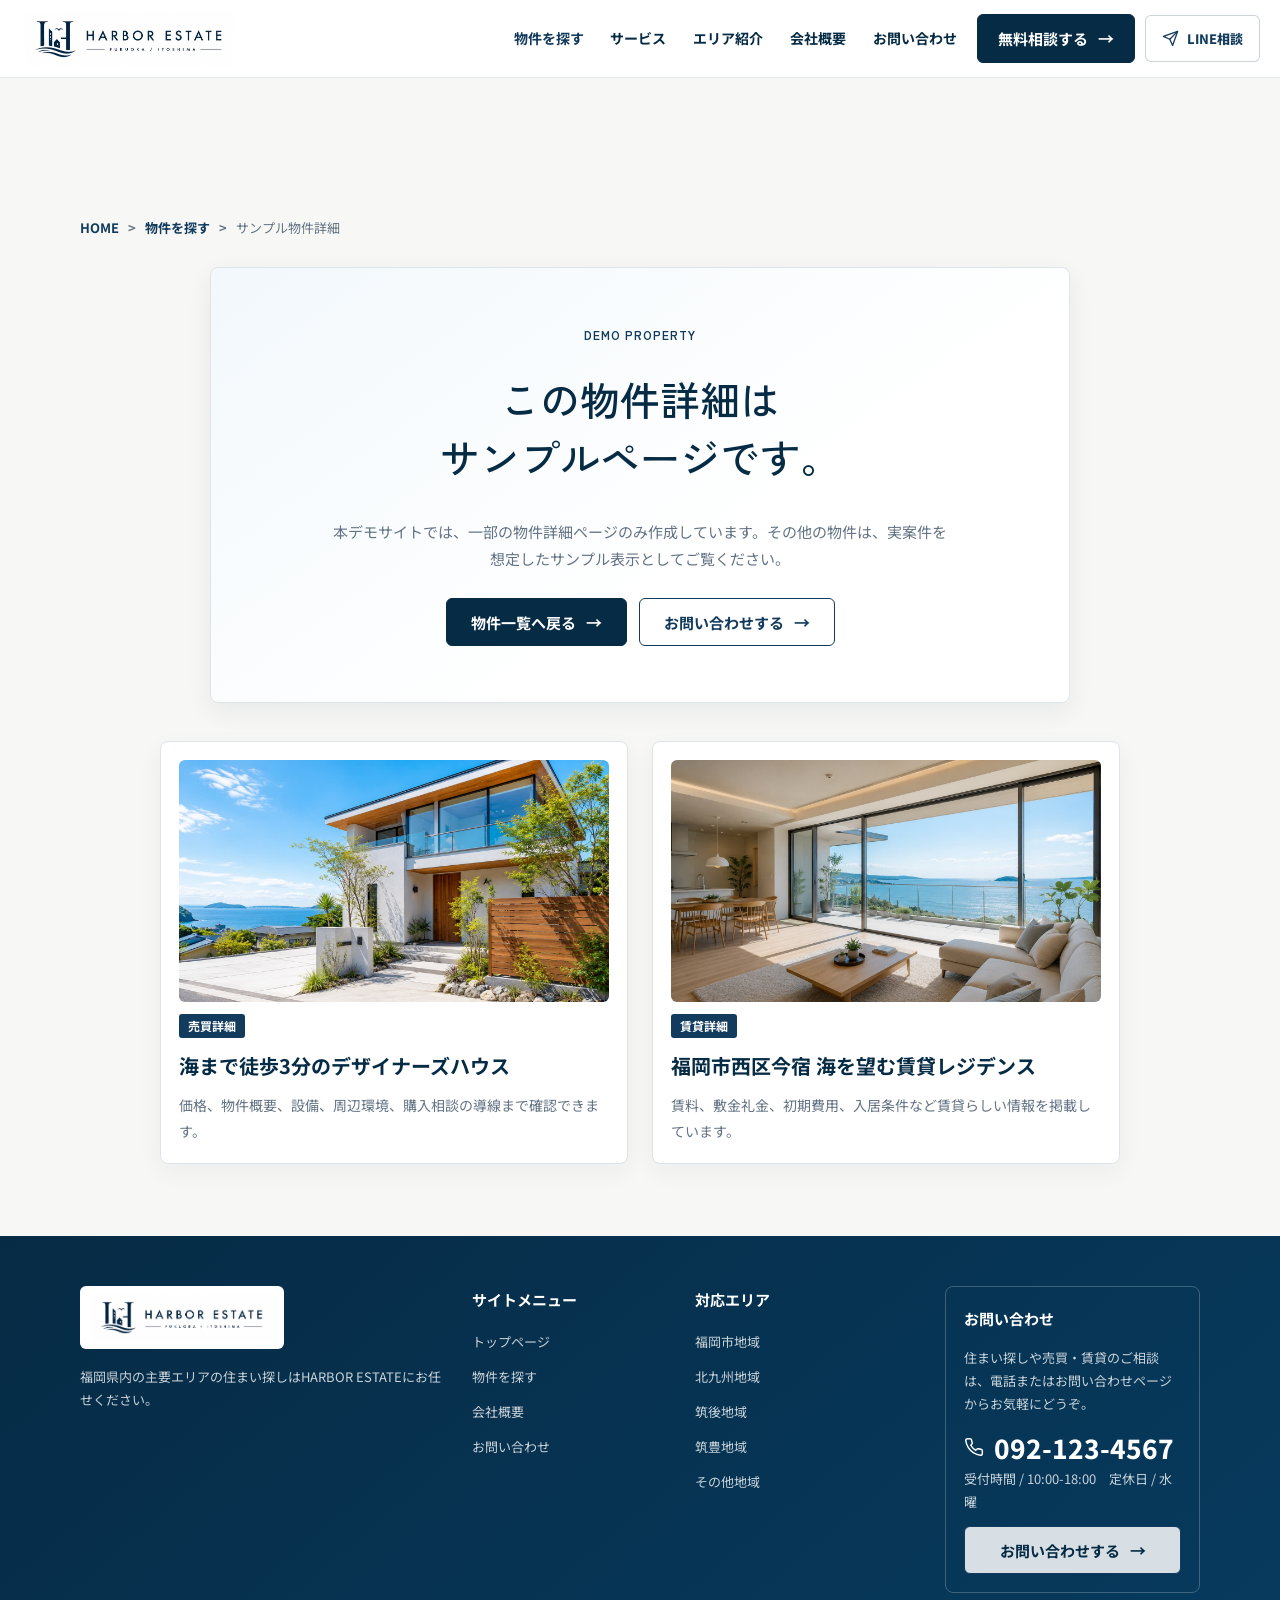
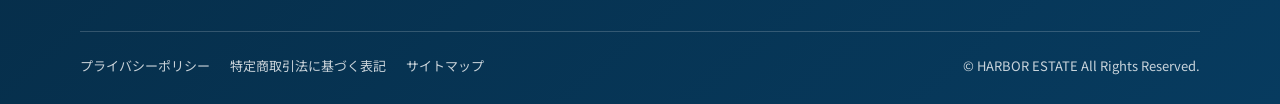
<file: property-unavailable.html>
<!DOCTYPE html>
<html lang="ja">
<head>
  <meta charset="UTF-8">
  <meta name="viewport" content="width=device-width, initial-scale=1.0">
  <meta name="description" content="HARBOR ESTATEデモサイトのサンプル物件詳細ページです。一部の物件のみ詳細ページを作成しています。">
  <title>サンプル物件詳細 | HARBOR ESTATE</title>
  <link rel="canonical" href="https://kota-web-design.github.io/harbor-estate-demo/property-unavailable.html">
  <meta property="og:type" content="website">
  <meta property="og:site_name" content="HARBOR ESTATE">
  <meta property="og:title" content="サンプル物件詳細 | HARBOR ESTATE">
  <meta property="og:description" content="HARBOR ESTATEデモサイトのサンプル物件詳細ページです。一部の物件のみ詳細ページを作成しています。">
  <meta property="og:url" content="https://kota-web-design.github.io/harbor-estate-demo/property-unavailable.html">
  <meta property="og:image" content="https://kota-web-design.github.io/harbor-estate-demo/images/ogp.jpg">
  <meta property="og:image:width" content="1200">
  <meta property="og:image:height" content="630">
  <meta property="og:image:alt" content="HARBOR ESTATEの福岡県内向け住まい提案サイトイメージ">
  <meta property="og:locale" content="ja_JP">
  <meta name="twitter:card" content="summary_large_image">
  <meta name="twitter:title" content="サンプル物件詳細 | HARBOR ESTATE">
  <meta name="twitter:description" content="HARBOR ESTATEデモサイトのサンプル物件詳細ページです。一部の物件のみ詳細ページを作成しています。">
  <meta name="twitter:image" content="https://kota-web-design.github.io/harbor-estate-demo/images/ogp.jpg">
  <link rel="icon" href="images/favicon.svg" type="image/svg+xml">
  <link rel="preconnect" href="https://fonts.googleapis.com">
  <link rel="preconnect" href="https://fonts.gstatic.com" crossorigin>
  <link href="https://fonts.googleapis.com/css2?family=Noto+Sans+JP:wght@400;500;700;800&family=Zen+Kaku+Gothic+New:wght@400;500;700&display=swap" rel="stylesheet">
  <link rel="stylesheet" href="style.css?v=final-sp-polish-3-20260611">
</head>
<body>
  <!-- 共通ヘッダー -->
  <header class="site-header">
    <div class="site-header__inner">
      <a class="site-header__logo" href="index.html" aria-label="HARBOR ESTATE トップへ">
        <img src="images/logo.png" alt="HARBOR ESTATE" loading="eager" decoding="async">
      </a>
      <nav class="site-nav" id="global-nav" aria-label="グローバルナビゲーション">
        <a class="site-nav__link" href="properties.html" aria-current="page">物件を探す</a>
        <a class="site-nav__link" href="index.html#service">サービス</a>
        <a class="site-nav__link" href="index.html#area">エリア紹介</a>
        <a class="site-nav__link" href="company.html">会社概要</a>
        <a class="site-nav__link" href="contact.html">お問い合わせ</a>
        <a class="site-nav__link site-nav__link--line" href="https://line.me/R/ti/p/@harborestate" target="_blank" rel="noopener">LINE相談</a>
      </nav>
      <div class="site-header__actions">
        <a class="btn btn--primary site-header__cta" href="contact.html">無料相談する</a>
        <a class="site-header__line" href="https://line.me/R/ti/p/@harborestate" target="_blank" rel="noopener"><span data-icon="send" aria-hidden="true"></span><span>LINE相談</span></a>
      </div>
      <button class="menu-button" type="button" aria-controls="global-nav" aria-expanded="false" aria-label="メニューを開閉する">
        <span class="menu-button__line"></span>
        <span class="menu-button__line"></span>
        <span class="menu-button__line"></span>
      </button>
    </div>
  </header>

  <!-- メインコンテンツ -->
  <main>
    <!-- Demo Property Notice -->
    <section class="section sample-page">
      <div class="container">
        <nav class="breadcrumb" aria-label="パンくず">
          <a href="index.html">HOME</a>
          <a href="properties.html">物件を探す</a>
          <span>サンプル物件詳細</span>
        </nav>

        <div class="sample-notice fade-up">
          <span class="section__label">DEMO PROPERTY</span>
          <h1 class="section__title">この物件詳細は<br>サンプルページです。</h1>
          <p class="section__lead">本デモサイトでは、一部の物件詳細ページのみ作成しています。その他の物件は、実案件を想定したサンプル表示としてご覧ください。</p>
          <div class="sample-notice__actions">
            <a class="btn btn--primary" href="properties.html">物件一覧へ戻る</a>
            <a class="btn" href="contact.html">お問い合わせする</a>
          </div>
        </div>

        <div class="sample-card-grid fade-up">
          <a class="sample-card" href="property-detail.html">
            <img src="images/properties/house01.jpg" alt="売買詳細サンプルの新築戸建て外観">
            <span class="badge">売買詳細</span>
            <h2>海まで徒歩3分のデザイナーズハウス</h2>
            <p>価格、物件概要、設備、周辺環境、購入相談の導線まで確認できます。</p>
          </a>
          <a class="sample-card" href="property-rent-detail.html">
            <img src="images/properties/house03.jpg" alt="賃貸詳細サンプルの明るいレジデンス室内">
            <span class="badge">賃貸詳細</span>
            <h2>福岡市西区今宿 海を望む賃貸レジデンス</h2>
            <p>賃料、敷金礼金、初期費用、入居条件など賃貸らしい情報を掲載しています。</p>
          </a>
        </div>
      </div>
    </section>
  </main>

  <!-- 共通フッター -->
  <footer class="site-footer">
    <div class="site-footer__inner">
      <div class="site-footer__grid">
        <div class="site-footer__brand">
          <img class="site-footer__logo" src="images/logo.png" alt="HARBOR ESTATE">
          <p class="site-footer__text">福岡県内の主要エリアの住まい探しはHARBOR ESTATEにお任せください。</p>
        </div>
        <div>
          <h3 class="site-footer__heading">サイトメニュー</h3>
          <ul class="site-footer__links">
            <li><a class="site-footer__link" href="index.html">トップページ</a></li>
            <li><a class="site-footer__link" href="properties.html">物件を探す</a></li>
            <li><a class="site-footer__link" href="company.html">会社概要</a></li>
            <li><a class="site-footer__link" href="contact.html">お問い合わせ</a></li>
          </ul>
        </div>
        <div>
          <h3 class="site-footer__heading">対応エリア</h3>
          <ul class="site-footer__links">
            <li><a class="site-footer__link" href="index.html#area">福岡市地域</a></li>
            <li><a class="site-footer__link" href="index.html#area">北九州地域</a></li>
            <li><a class="site-footer__link" href="index.html#area">筑後地域</a></li>
            <li><a class="site-footer__link" href="index.html#area">筑豊地域</a></li>
            <li><a class="site-footer__link" href="properties.html">その他地域</a></li>
          </ul>
        </div>
        <div class="footer-contact">
          <h3 class="site-footer__heading">お問い合わせ</h3>
          <p class="site-footer__small footer-contact__lead">住まい探しや売買・賃貸のご相談は、電話またはお問い合わせページからお気軽にどうぞ。</p>
          <a class="footer-contact__tel" href="tel:0921234567">092-123-4567</a>
          <p class="site-footer__small">受付時間 / 10:00-18:00　定休日 / 水曜</p>
          <a class="btn btn--ghost btn--block" href="contact.html">お問い合わせする</a>
        </div>
      </div>
      <div class="site-footer__bottom">
        <div class="site-footer__legal">
          <a class="site-footer__small" href="privacy.html">プライバシーポリシー</a>
          <a class="site-footer__small" href="law.html">特定商取引法に基づく表記</a>
          <a class="site-footer__small" href="sitemap.html">サイトマップ</a>
        </div>
        <p class="site-footer__small">© HARBOR ESTATE All Rights Reserved.</p>
      </div>
    </div>
  </footer>

  <!-- スマートフォン下部ナビ -->
  <nav class="bottom-nav" aria-label="スマートフォン用メニュー">
    <a href="index.html"><span data-icon="home" aria-hidden="true"></span>ホーム</a>
    <a href="properties.html"><span data-icon="search" aria-hidden="true"></span>物件を探す</a>
    <a href="index.html#service"><span data-icon="building" aria-hidden="true"></span>サービス</a>
    <a href="contact.html"><span data-icon="messageCircle" aria-hidden="true"></span>相談する</a>
  </nav>

  <!-- JavaScript -->
  <script src="main.js?v=final-sp-polish-3-20260611"></script>
</body>
</html>
</file>
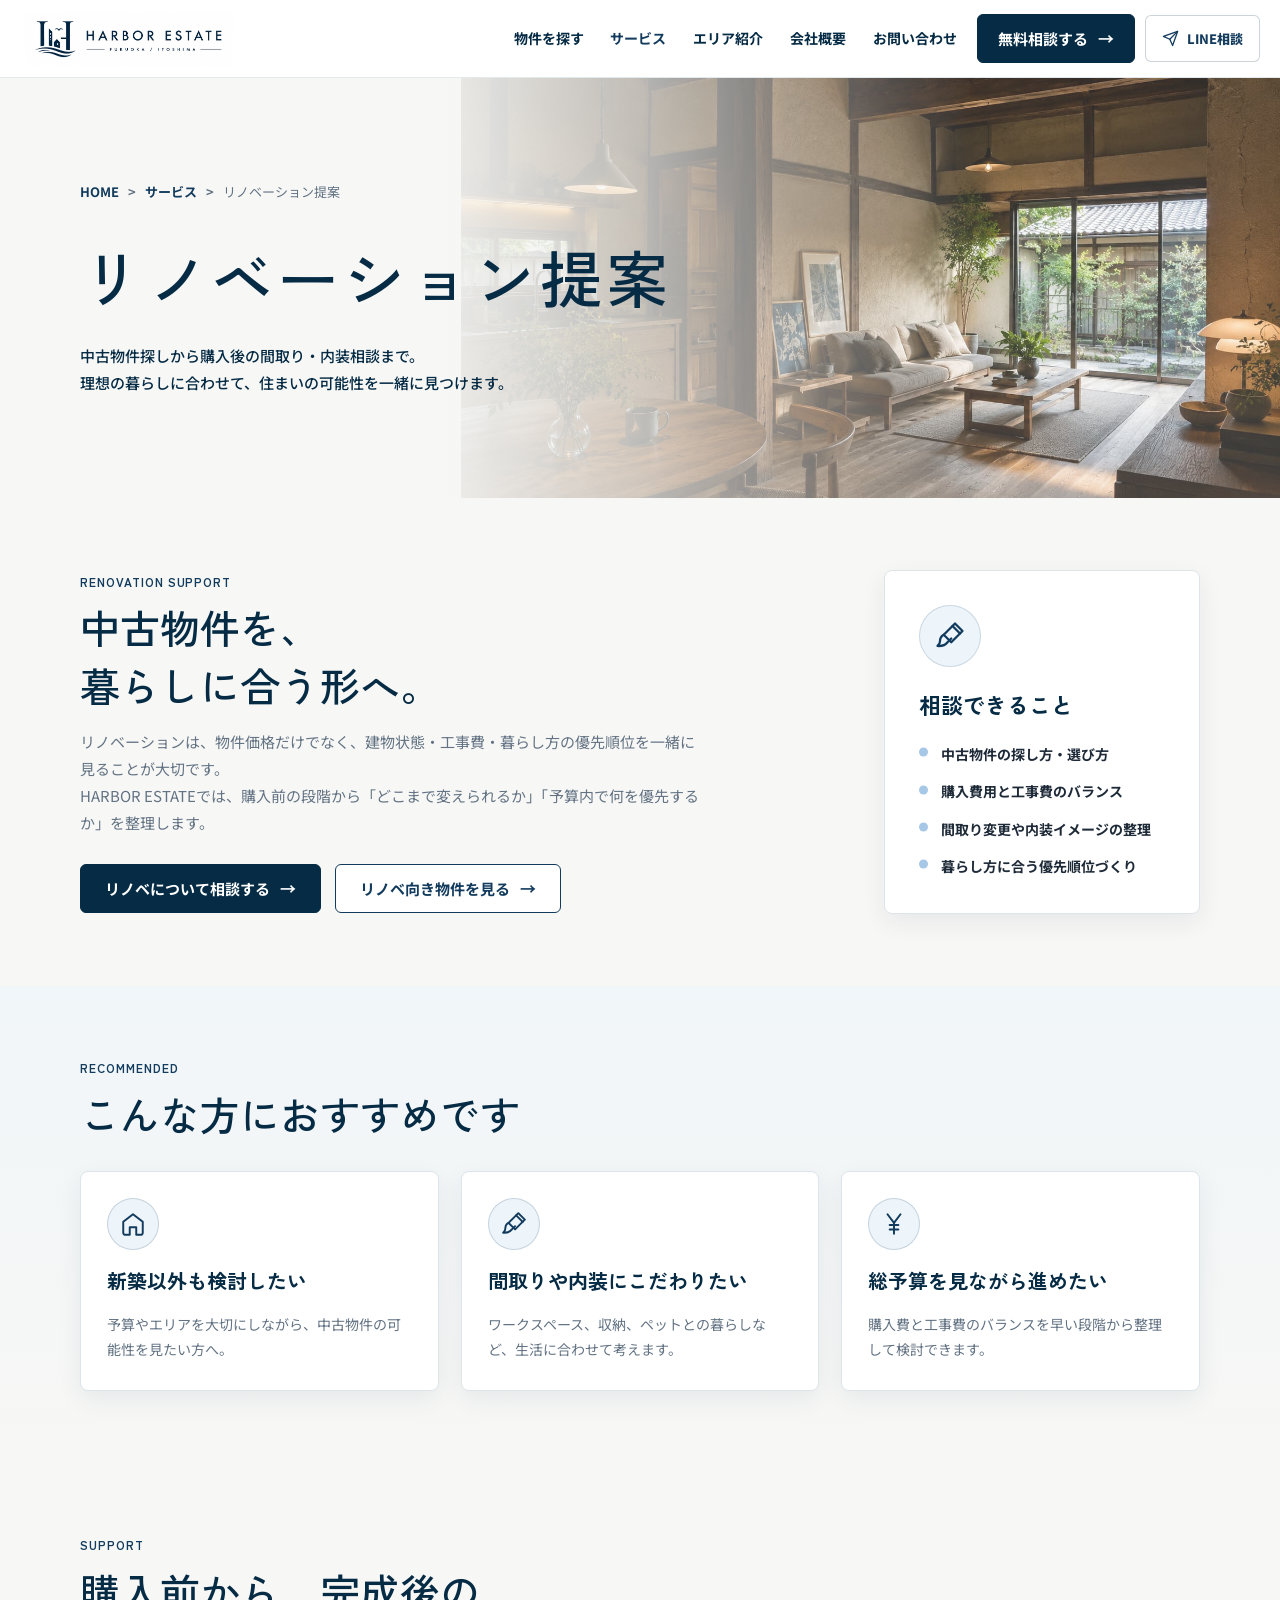
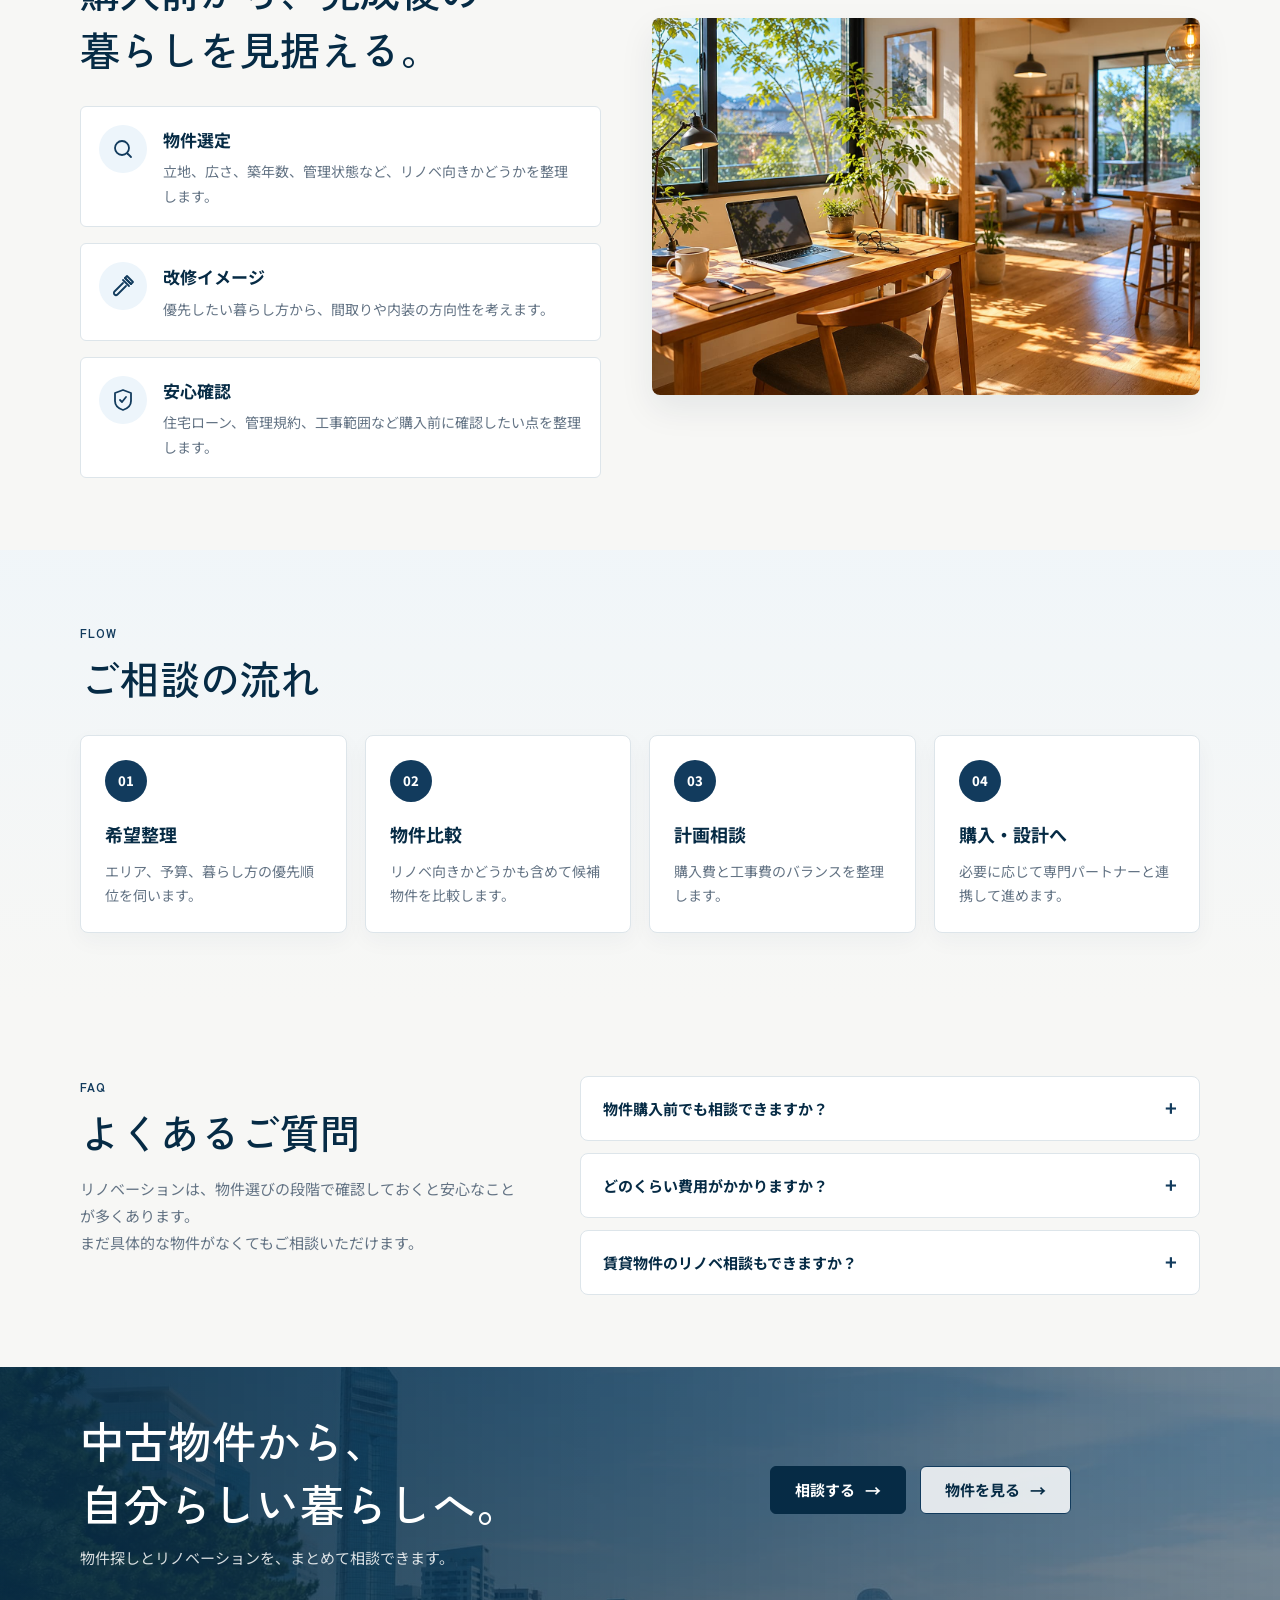
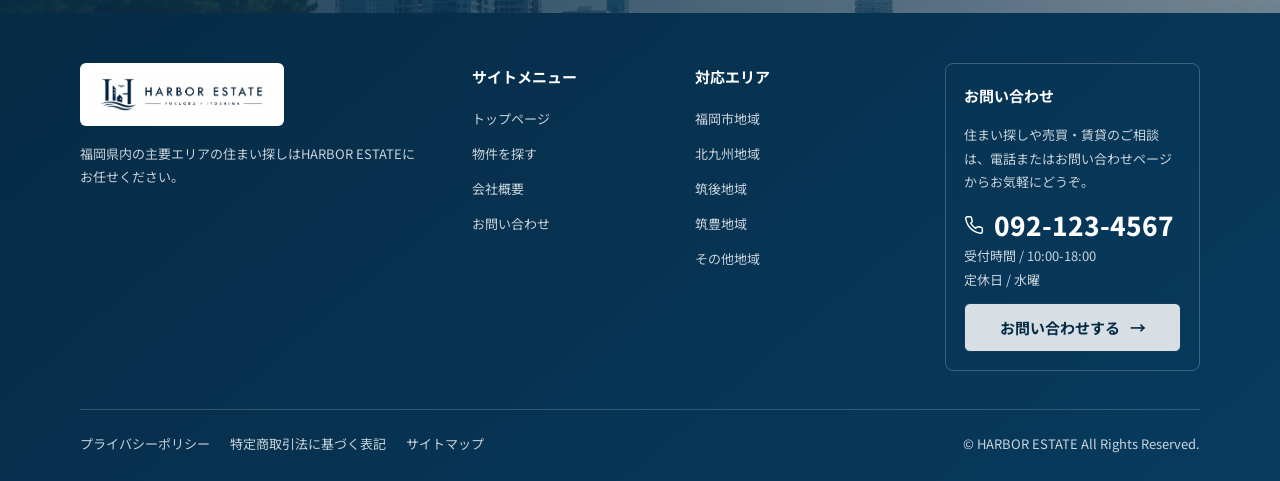
<file: renovation.html>
<!DOCTYPE html>
<html lang="ja">
<head>
  <meta charset="UTF-8">
  <meta name="viewport" content="width=device-width, initial-scale=1.0">
  <meta name="description" content="HARBOR ESTATEのリノベーション提案。中古物件探しから購入後の間取り・内装相談まで、福岡県内で自分らしい住まいづくりをサポートします。">
  <title>リノベーション提案 | HARBOR ESTATE</title>
  <link rel="canonical" href="https://kota-web-design.github.io/harbor-estate-demo/renovation.html">
  <meta property="og:type" content="website">
  <meta property="og:site_name" content="HARBOR ESTATE">
  <meta property="og:title" content="リノベーション提案 | HARBOR ESTATE">
  <meta property="og:description" content="HARBOR ESTATEのリノベーション提案。中古物件探しから購入後の間取り・内装相談まで、福岡県内で自分らしい住まいづくりをサポートします。">
  <meta property="og:url" content="https://kota-web-design.github.io/harbor-estate-demo/renovation.html">
  <meta property="og:image" content="https://kota-web-design.github.io/harbor-estate-demo/images/ogp.jpg">
  <meta property="og:image:width" content="1200">
  <meta property="og:image:height" content="630">
  <meta property="og:image:alt" content="HARBOR ESTATEの福岡県内向け住まい提案サイトイメージ">
  <meta property="og:locale" content="ja_JP">
  <meta name="twitter:card" content="summary_large_image">
  <meta name="twitter:title" content="リノベーション提案 | HARBOR ESTATE">
  <meta name="twitter:description" content="HARBOR ESTATEのリノベーション提案。中古物件探しから購入後の間取り・内装相談まで、福岡県内で自分らしい住まいづくりをサポートします。">
  <meta name="twitter:image" content="https://kota-web-design.github.io/harbor-estate-demo/images/ogp.jpg">
  <link rel="icon" href="images/favicon.svg" type="image/svg+xml">
  <link rel="preconnect" href="https://fonts.googleapis.com">
  <link rel="preconnect" href="https://fonts.gstatic.com" crossorigin>
  <link href="https://fonts.googleapis.com/css2?family=Noto+Sans+JP:wght@400;500;700;800&family=Zen+Kaku+Gothic+New:wght@400;500;700&display=swap" rel="stylesheet">
  <link rel="stylesheet" href="style.css?v=final-sp-polish-3-20260611">
</head>
<body class="service-detail-page">
  <!-- 共通ヘッダー -->
  <header class="site-header">
    <div class="site-header__inner">
      <a class="site-header__logo" href="index.html" aria-label="HARBOR ESTATE トップへ">
        <img src="images/logo.png" alt="HARBOR ESTATE" loading="eager" decoding="async">
      </a>
      <nav class="site-nav" id="global-nav" aria-label="グローバルナビゲーション">
        <a class="site-nav__link" href="properties.html">物件を探す</a>
        <a class="site-nav__link" href="index.html#service" aria-current="page">サービス</a>
        <a class="site-nav__link" href="index.html#area">エリア紹介</a>
        <a class="site-nav__link" href="company.html">会社概要</a>
        <a class="site-nav__link" href="contact.html">お問い合わせ</a>
        <a class="site-nav__link site-nav__link--line" href="https://line.me/R/ti/p/@harborestate" target="_blank" rel="noopener">LINE相談</a>
      </nav>
      <div class="site-header__actions">
        <a class="btn btn--primary site-header__cta" href="contact.html">無料相談する</a>
        <a class="site-header__line" href="https://line.me/R/ti/p/@harborestate" target="_blank" rel="noopener"><span data-icon="send" aria-hidden="true"></span><span>LINE相談</span></a>
      </div>
      <button class="menu-button" type="button" aria-controls="global-nav" aria-expanded="false" aria-label="メニューを開閉する">
        <span class="menu-button__line"></span>
        <span class="menu-button__line"></span>
        <span class="menu-button__line"></span>
      </button>
    </div>
  </header>

  <!-- メインコンテンツ -->
  <main>
    <!-- Page Hero -->
    <section class="page-hero service-page-hero">
      <div class="page-hero__image">
        <img src="images/hero-5.jpg" alt="中古物件を自分らしく整えるリノベーション後の住まいイメージ" loading="eager" fetchpriority="high" decoding="async">
      </div>
      <div class="page-hero__inner">
        <nav class="breadcrumb" aria-label="パンくず">
          <a href="index.html">HOME</a>
          <a href="index.html#service">サービス</a>
          <span>リノベーション提案</span>
        </nav>
        <h1 class="page-title">リノベーション提案</h1>
        <p class="page-hero__lead">中古物件探しから購入後の間取り・内装相談まで。<br>
          理想の暮らしに合わせて、住まいの可能性を<br class="sp-only">一緒に見つけます。</p>
      </div>
    </section>

    <!-- Service Intro -->
    <section class="section">
      <div class="container service-intro">
        <div class="service-intro__content fade-up">
          <span class="section__label">RENOVATION SUPPORT</span>
          <h2 class="section__title">中古物件を、<br>暮らしに合う形へ。</h2>
          <p class="section__lead">リノベーションは、物件価格だけでなく、<br class="sp-only">建物状態・工事費・暮らし方の優先順位を<br class="sp-only">一緒に見ることが大切です。<br>
            HARBOR ESTATEでは、購入前の段階から<br class="sp-only">「どこまで変えられるか」「予算内で何を優先するか」<br class="sp-only">を整理します。</p>
          <div class="service-intro__actions">
            <a class="btn btn--primary" href="contact.html">リノベについて相談する</a>
            <a class="btn" href="properties.html?condition=renovation">リノベ向き物件を見る</a>
          </div>
        </div>
        <aside class="service-summary fade-up" aria-label="リノベーション提案の概要">
          <div class="service-summary__icon" data-icon="paintbrush" aria-hidden="true"></div>
          <h2 class="service-summary__title">相談できること</h2>
          <ul class="check-list">
            <li>中古物件の探し方・選び方</li>
            <li>購入費用と工事費のバランス</li>
            <li>間取り変更や内装イメージの整理</li>
            <li>暮らし方に合う優先順位づくり</li>
          </ul>
        </aside>
      </div>
    </section>

    <!-- Recommended Users -->
    <section class="section section--soft">
      <div class="container">
        <div class="section__head">
          <div>
            <span class="section__label">RECOMMENDED</span>
            <h2 class="section__title">こんな方におすすめです</h2>
          </div>
        </div>
        <div class="service-point-grid">
          <article class="service-point-card fade-up">
            <span class="icon-box" data-icon="home" aria-hidden="true"></span>
            <h3 class="card-title">新築以外も検討したい</h3>
            <p class="card-text">予算やエリアを大切にしながら、<br class="sp-only">中古物件の可能性を見たい方へ。</p>
          </article>
          <article class="service-point-card fade-up">
            <span class="icon-box" data-icon="paintbrush" aria-hidden="true"></span>
            <h3 class="card-title">間取りや内装にこだわりたい</h3>
            <p class="card-text">ワークスペース、収納、ペットとの<br class="sp-only">暮らしなど、生活に合わせて考えます。</p>
          </article>
          <article class="service-point-card fade-up">
            <span class="icon-box" data-icon="yen" aria-hidden="true"></span>
            <h3 class="card-title">総予算を見ながら進めたい</h3>
            <p class="card-text">購入費と工事費のバランスを<br class="sp-only">早い段階から整理して検討できます。</p>
          </article>
        </div>
      </div>
    </section>

    <!-- Support Details -->
    <section class="section">
      <div class="container service-split service-split--reverse">
        <div class="service-split__image fade-up">
          <img src="images/lifestyle-03.jpg" alt="リノベーション後の明るいダイニングと暮らしのイメージ" loading="lazy">
        </div>
        <div class="service-split__content fade-up">
          <span class="section__label">SUPPORT</span>
          <h2 class="section__title">購入前から、完成後の<br>暮らしを見据える。</h2>
          <div class="support-list">
            <div class="support-list__item">
              <span data-icon="search" aria-hidden="true"></span>
              <div><h3>物件選定</h3><p>立地、広さ、築年数、管理状態など、<br class="sp-only">リノベ向きかどうかを整理します。</p></div>
            </div>
            <div class="support-list__item">
              <span data-icon="hammer" aria-hidden="true"></span>
              <div><h3>改修イメージ</h3><p>優先したい暮らし方から、<br class="sp-only">間取りや内装の方向性を考えます。</p></div>
            </div>
            <div class="support-list__item">
              <span data-icon="shieldCheck" aria-hidden="true"></span>
              <div><h3>安心確認</h3><p>住宅ローン、管理規約、工事範囲など<br class="sp-only">購入前に確認したい点を整理します。</p></div>
            </div>
          </div>
        </div>
      </div>
    </section>

    <!-- Service Flow -->
    <section class="section section--soft">
      <div class="container">
        <div class="section__head">
          <div>
            <span class="section__label">FLOW</span>
            <h2 class="section__title">ご相談の流れ</h2>
          </div>
        </div>
        <div class="service-flow">
          <article class="service-flow__item fade-up"><span>01</span><h3>希望整理</h3><p>エリア、予算、暮らし方の優先順位を伺います。</p></article>
          <article class="service-flow__item fade-up"><span>02</span><h3>物件比較</h3><p>リノベ向きかどうかも含めて<br class="sp-only">候補物件を比較します。</p></article>
          <article class="service-flow__item fade-up"><span>03</span><h3>計画相談</h3><p>購入費と工事費のバランスを整理します。</p></article>
          <article class="service-flow__item fade-up"><span>04</span><h3>購入・設計へ</h3><p>必要に応じて専門パートナーと<br class="sp-only">連携して進めます。</p></article>
        </div>
      </div>
    </section>

    <!-- FAQ -->
    <section class="section">
      <div class="container service-faq-layout">
        <div class="fade-up">
          <span class="section__label">FAQ</span>
          <h2 class="section__title">よくあるご質問</h2>
          <p class="section__lead">リノベーションは、物件選びの段階で確認しておくと安心なことが多くあります。<br>まだ具体的な物件がなくてもご相談いただけます。</p>
        </div>
        <div class="faq-list fade-up">
          <div class="faq-item"><button class="faq-item__question" type="button" aria-expanded="false">物件購入前でも相談できますか？</button><div class="faq-item__answer"><p>はい。むしろ購入前に相談することで、工事費や改修可能性を踏まえた物件選びがしやすくなります。</p></div></div>
          <div class="faq-item"><button class="faq-item__question" type="button" aria-expanded="false">どのくらい費用がかかりますか？</button><div class="faq-item__answer"><p>工事範囲や物件状態によって大きく変わります。<br>まずは希望内容と総予算を伺い、優先順位を整理します。</p></div></div>
          <div class="faq-item"><button class="faq-item__question" type="button" aria-expanded="false">賃貸物件のリノベ相談もできますか？</button><div class="faq-item__answer"><p>原則として所有者の許可や契約条件が必要です。<br>購入・賃貸それぞれの条件に合わせて確認します。</p></div></div>
        </div>
      </div>
    </section>

    <!-- Contact CTA -->
    <section class="cta-band">
      <div class="cta-band__inner">
        <div>
          <h2 class="cta-band__title">中古物件から、<br>自分らしい暮らしへ。</h2>
          <p class="cta-band__lead">物件探しとリノベーションを、まとめて相談できます。</p>
        </div>
        <div class="cta-band__actions">
          <a class="btn btn--primary" href="contact.html">相談する</a>
          <a class="btn btn--ghost" href="properties.html?condition=renovation">物件を見る</a>
        </div>
      </div>
    </section>
  </main>

  <!-- 共通フッター -->
  <footer class="site-footer">
    <div class="site-footer__inner">
      <div class="site-footer__grid">
        <div class="site-footer__brand">
          <img class="site-footer__logo" src="images/logo.png" alt="HARBOR ESTATE">
          <p class="site-footer__text">福岡県内の主要エリアの住まい探しはHARBOR ESTATEに<br>お任せください。</p>
        </div>
        <div>
          <h3 class="site-footer__heading">サイトメニュー</h3>
          <ul class="site-footer__links">
            <li><a class="site-footer__link" href="index.html">トップページ</a></li>
            <li><a class="site-footer__link" href="properties.html">物件を探す</a></li>
            <li><a class="site-footer__link" href="company.html">会社概要</a></li>
            <li><a class="site-footer__link" href="contact.html">お問い合わせ</a></li>
          </ul>
        </div>
        <div>
          <h3 class="site-footer__heading">対応エリア</h3>
          <ul class="site-footer__links">
            <li><a class="site-footer__link" href="index.html#area">福岡市地域</a></li>
            <li><a class="site-footer__link" href="index.html#area">北九州地域</a></li>
            <li><a class="site-footer__link" href="index.html#area">筑後地域</a></li>
            <li><a class="site-footer__link" href="index.html#area">筑豊地域</a></li>
            <li><a class="site-footer__link" href="properties.html">その他地域</a></li>
          </ul>
        </div>
        <div class="footer-contact">
          <h3 class="site-footer__heading">お問い合わせ</h3>
          <p class="site-footer__small footer-contact__lead">住まい探しや売買・賃貸のご相談は、電話またはお問い合わせページからお気軽にどうぞ。</p>
          <a class="footer-contact__tel" href="tel:0921234567">092-123-4567</a>
          <p class="site-footer__small">受付時間 / 10:00-18:00<br>定休日 / 水曜</p>
          <a class="btn btn--ghost btn--block" href="contact.html">お問い合わせする</a>
        </div>
      </div>
      <div class="site-footer__bottom">
        <div class="site-footer__legal">
          <a class="site-footer__small" href="privacy.html">プライバシーポリシー</a>
          <a class="site-footer__small" href="law.html">特定商取引法に基づく表記</a>
          <a class="site-footer__small" href="sitemap.html">サイトマップ</a>
        </div>
        <p class="site-footer__small">© HARBOR ESTATE All Rights Reserved.</p>
      </div>
    </div>
  </footer>

  <!-- スマートフォン下部ナビ -->
  <nav class="bottom-nav" aria-label="スマートフォン用メニュー">
    <a href="index.html"><span data-icon="home" aria-hidden="true"></span>ホーム</a>
    <a href="properties.html"><span data-icon="search" aria-hidden="true"></span>物件を探す</a>
    <a href="index.html#service"><span data-icon="building" aria-hidden="true"></span>サービス</a>
    <a href="contact.html"><span data-icon="messageCircle" aria-hidden="true"></span>相談する</a>
  </nav>

  <!-- JavaScript -->
  <script src="main.js?v=final-sp-polish-3-20260611"></script>
</body>
</html>
</file>
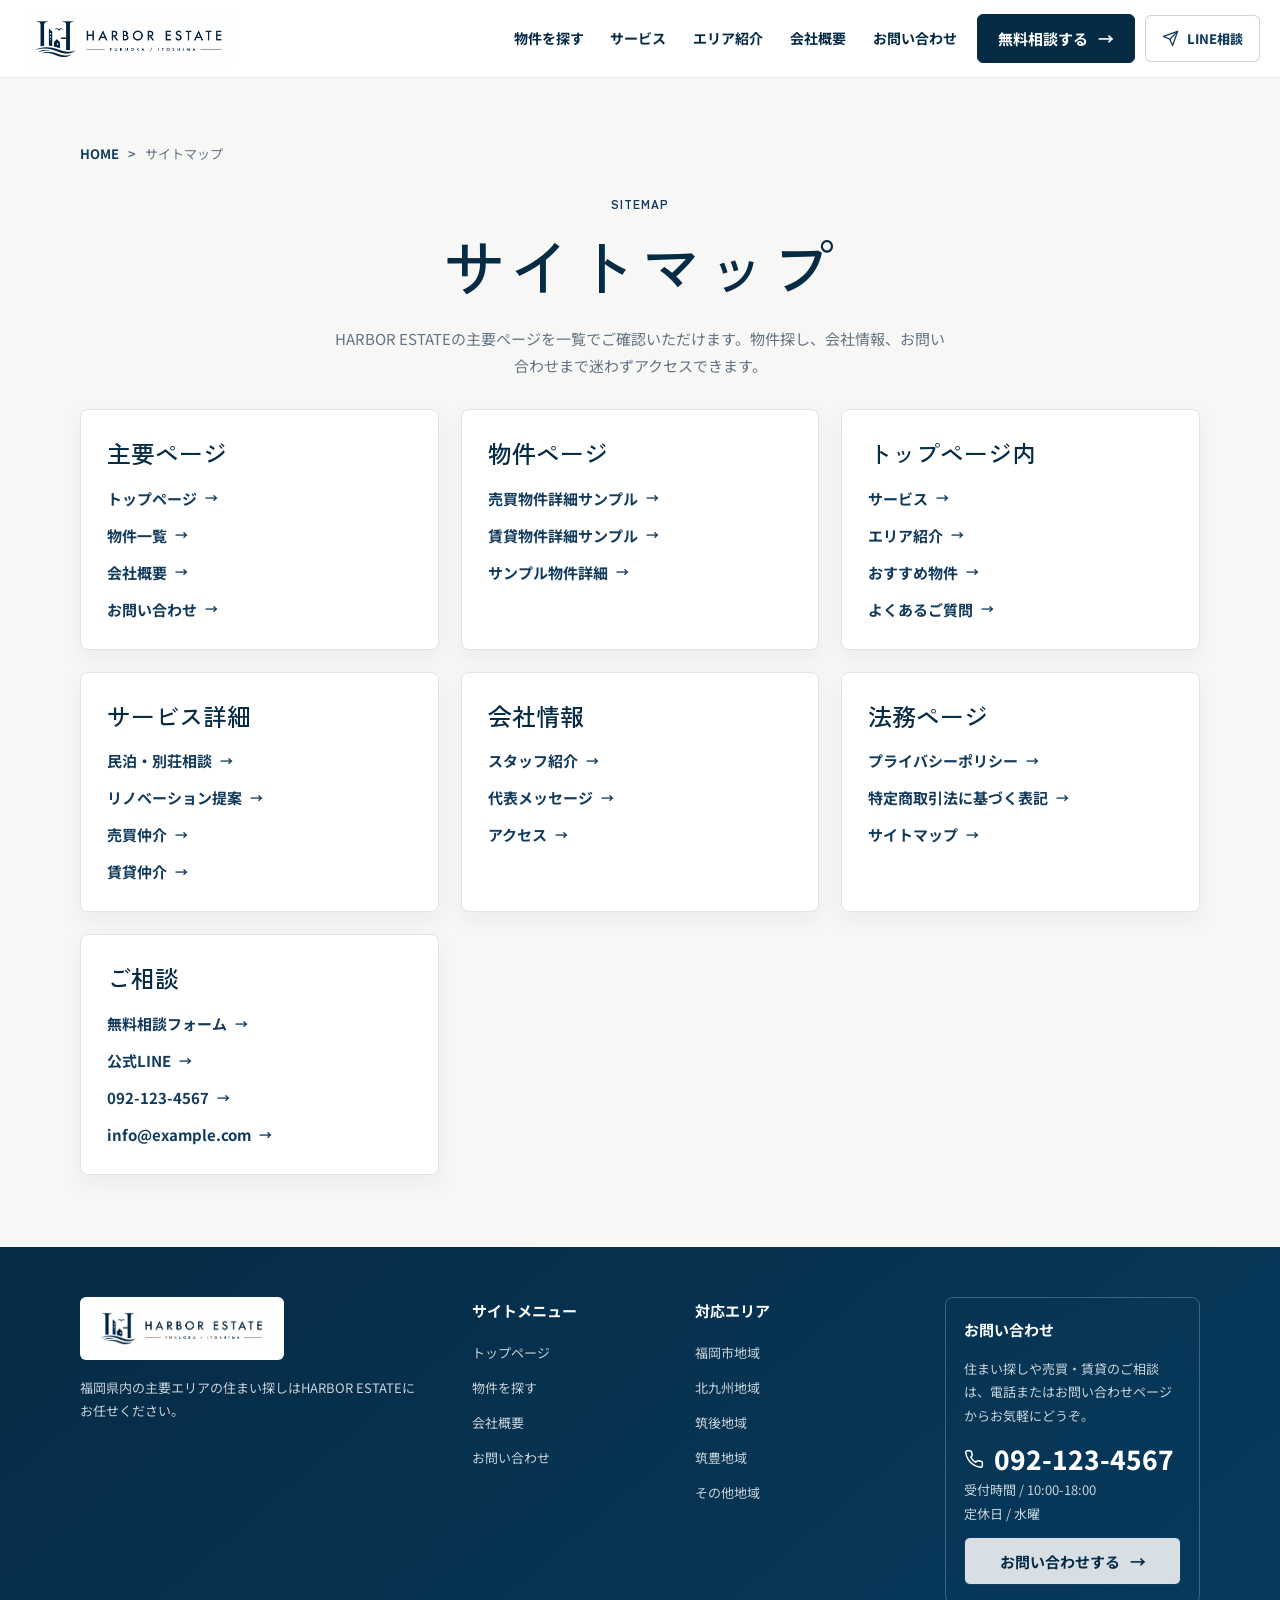
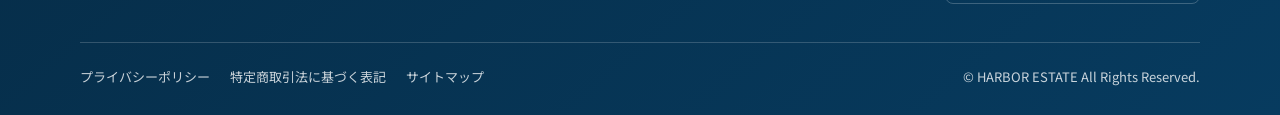
<file: sitemap.html>
<!DOCTYPE html>
<html lang="ja">
<head>
  <meta charset="UTF-8">
  <meta name="viewport" content="width=device-width, initial-scale=1.0">
  <meta name="description" content="HARBOR ESTATEのサイトマップ。主要ページ、物件ページ、会社情報、法務ページへのリンクを掲載しています。">
  <title>サイトマップ | HARBOR ESTATE</title>
  <link rel="canonical" href="https://kota-web-design.github.io/harbor-estate-demo/sitemap.html">
  <meta property="og:type" content="website">
  <meta property="og:site_name" content="HARBOR ESTATE">
  <meta property="og:title" content="サイトマップ | HARBOR ESTATE">
  <meta property="og:description" content="HARBOR ESTATEのサイトマップ。主要ページ、物件ページ、会社情報、法務ページへのリンクを掲載しています。">
  <meta property="og:url" content="https://kota-web-design.github.io/harbor-estate-demo/sitemap.html">
  <meta property="og:image" content="https://kota-web-design.github.io/harbor-estate-demo/images/ogp.jpg">
  <meta property="og:image:width" content="1200">
  <meta property="og:image:height" content="630">
  <meta property="og:image:alt" content="HARBOR ESTATEの福岡県内向け住まい提案サイトイメージ">
  <meta property="og:locale" content="ja_JP">
  <meta name="twitter:card" content="summary_large_image">
  <meta name="twitter:title" content="サイトマップ | HARBOR ESTATE">
  <meta name="twitter:description" content="HARBOR ESTATEのサイトマップ。主要ページ、物件ページ、会社情報、法務ページへのリンクを掲載しています。">
  <meta name="twitter:image" content="https://kota-web-design.github.io/harbor-estate-demo/images/ogp.jpg">
  <link rel="icon" href="images/favicon.svg" type="image/svg+xml">
  <link rel="preconnect" href="https://fonts.googleapis.com">
  <link rel="preconnect" href="https://fonts.gstatic.com" crossorigin>
  <link href="https://fonts.googleapis.com/css2?family=Noto+Sans+JP:wght@400;500;700;800&family=Zen+Kaku+Gothic+New:wght@400;500;700&display=swap" rel="stylesheet">
  <link rel="stylesheet" href="style.css?v=final-sp-polish-3-20260611">
</head>
<body>
  <!-- 共通ヘッダー -->
  <header class="site-header">
    <div class="site-header__inner">
      <a class="site-header__logo" href="index.html" aria-label="HARBOR ESTATE トップへ"><img src="images/logo.png" alt="HARBOR ESTATE" loading="eager" decoding="async"></a>
      <nav class="site-nav" id="global-nav" aria-label="グローバルナビゲーション">
        <a class="site-nav__link" href="properties.html">物件を探す</a>
        <a class="site-nav__link" href="index.html#service">サービス</a>
        <a class="site-nav__link" href="index.html#area">エリア紹介</a>
        <a class="site-nav__link" href="company.html">会社概要</a>
        <a class="site-nav__link" href="contact.html">お問い合わせ</a>
        <a class="site-nav__link site-nav__link--line" href="https://line.me/R/ti/p/@harborestate" target="_blank" rel="noopener">LINE相談</a>
      </nav>
      <div class="site-header__actions">
        <a class="btn btn--primary site-header__cta" href="contact.html">無料相談する</a>
        <a class="site-header__line" href="https://line.me/R/ti/p/@harborestate" target="_blank" rel="noopener"><span data-icon="send" aria-hidden="true"></span><span>LINE相談</span></a>
      </div>
      <button class="menu-button" type="button" aria-controls="global-nav" aria-expanded="false" aria-label="メニューを開閉する"><span class="menu-button__line"></span><span class="menu-button__line"></span><span class="menu-button__line"></span></button>
    </div>
  </header>

  <!-- メインコンテンツ -->
  <main>
    <!-- Sitemap -->
    <section class="section legal-page">
      <div class="container">
        <nav class="breadcrumb" aria-label="パンくず"><a href="index.html">HOME</a><span>サイトマップ</span></nav>
        <div class="legal-header">
          <span class="section__label">SITEMAP</span>
          <h1 class="page-title">サイトマップ</h1>
          <p class="section__lead">HARBOR ESTATEの主要ページを一覧でご確認いただけます。物件探し、会社情報、お問い合わせまで迷わずアクセスできます。</p>
        </div>

        <div class="sitemap-grid fade-up">
          <section class="sitemap-card">
            <h2>主要ページ</h2>
            <ul>
              <li><a href="index.html">トップページ</a></li>
              <li><a href="properties.html">物件一覧</a></li>
              <li><a href="company.html">会社概要</a></li>
              <li><a href="contact.html">お問い合わせ</a></li>
            </ul>
          </section>
          <section class="sitemap-card">
            <h2>物件ページ</h2>
            <ul>
              <li><a href="property-detail.html">売買物件詳細サンプル</a></li>
              <li><a href="property-rent-detail.html">賃貸物件詳細サンプル</a></li>
              <li><a href="property-unavailable.html">サンプル物件詳細</a></li>
            </ul>
          </section>
          <section class="sitemap-card">
            <h2>トップページ内</h2>
            <ul>
              <li><a href="index.html#service">サービス</a></li>
              <li><a href="index.html#area">エリア紹介</a></li>
              <li><a href="index.html#featured">おすすめ物件</a></li>
              <li><a href="index.html#faq">よくあるご質問</a></li>
            </ul>
          </section>
          <section class="sitemap-card">
            <h2>サービス詳細</h2>
            <ul>
              <li><a href="vacation.html">民泊・別荘相談</a></li>
              <li><a href="renovation.html">リノベーション提案</a></li>
              <li><a href="properties.html?deal=buy">売買仲介</a></li>
              <li><a href="properties.html?deal=rent">賃貸仲介</a></li>
            </ul>
          </section>
          <section class="sitemap-card">
            <h2>会社情報</h2>
            <ul>
              <li><a href="company.html#staff">スタッフ紹介</a></li>
              <li><a href="company.html">代表メッセージ</a></li>
              <li><a href="company.html">アクセス</a></li>
            </ul>
          </section>
          <section class="sitemap-card">
            <h2>法務ページ</h2>
            <ul>
              <li><a href="privacy.html">プライバシーポリシー</a></li>
              <li><a href="law.html">特定商取引法に基づく表記</a></li>
              <li><a href="sitemap.html" aria-current="page">サイトマップ</a></li>
            </ul>
          </section>
          <section class="sitemap-card">
            <h2>ご相談</h2>
            <ul>
              <li><a href="contact.html">無料相談フォーム</a></li>
              <li><a href="https://line.me/R/ti/p/@harborestate" target="_blank" rel="noopener">公式LINE</a></li>
              <li><a href="tel:0921234567">092-123-4567</a></li>
              <li><a href="mailto:info@example.com">info@example.com</a></li>
            </ul>
          </section>
        </div>
      </div>
    </section>
  </main>

  <!-- 共通フッター -->
  <footer class="site-footer">
    <div class="site-footer__inner">
      <div class="site-footer__grid">
        <div class="site-footer__brand">
          <img class="site-footer__logo" src="images/logo.png" alt="HARBOR ESTATE">
          <p class="site-footer__text">福岡県内の主要エリアの住まい探しはHARBOR ESTATEに<br>お任せください。</p>
        </div>
        <div>
          <h3 class="site-footer__heading">サイトメニュー</h3>
          <ul class="site-footer__links">
            <li><a class="site-footer__link" href="index.html">トップページ</a></li>
            <li><a class="site-footer__link" href="properties.html">物件を探す</a></li>
            <li><a class="site-footer__link" href="company.html">会社概要</a></li>
            <li><a class="site-footer__link" href="contact.html">お問い合わせ</a></li>
          </ul>
        </div>
        <div>
          <h3 class="site-footer__heading">対応エリア</h3>
          <ul class="site-footer__links">
            <li><a class="site-footer__link" href="index.html#area">福岡市地域</a></li>
            <li><a class="site-footer__link" href="index.html#area">北九州地域</a></li>
            <li><a class="site-footer__link" href="index.html#area">筑後地域</a></li>
            <li><a class="site-footer__link" href="index.html#area">筑豊地域</a></li>
            <li><a class="site-footer__link" href="properties.html">その他地域</a></li>
          </ul>
        </div>
        <div class="footer-contact">
          <h3 class="site-footer__heading">お問い合わせ</h3>
          <p class="site-footer__small footer-contact__lead">住まい探しや売買・賃貸のご相談は、電話またはお問い合わせページからお気軽にどうぞ。</p>
          <a class="footer-contact__tel" href="tel:0921234567">092-123-4567</a>
          <p class="site-footer__small">受付時間 / 10:00-18:00<br>定休日 / 水曜</p>
          <a class="btn btn--ghost btn--block" href="contact.html">お問い合わせする</a>
        </div>
      </div>
      <div class="site-footer__bottom">
        <div class="site-footer__legal">
          <a class="site-footer__small" href="privacy.html">プライバシーポリシー</a>
          <a class="site-footer__small" href="law.html">特定商取引法に基づく表記</a>
          <a class="site-footer__small" href="sitemap.html" aria-current="page">サイトマップ</a>
        </div>
        <p class="site-footer__small">© HARBOR ESTATE All Rights Reserved.</p>
      </div>
    </div>
  </footer>

  <!-- スマートフォン下部ナビ -->
  <nav class="bottom-nav" aria-label="スマートフォン用メニュー"><a href="index.html"><span data-icon="home" aria-hidden="true"></span>ホーム</a><a href="properties.html"><span data-icon="search" aria-hidden="true"></span>物件を探す</a><a href="index.html#service"><span data-icon="building" aria-hidden="true"></span>サービス</a><a href="contact.html"><span data-icon="messageCircle" aria-hidden="true"></span>相談する</a></nav>

  <!-- JavaScript -->
  <script src="main.js?v=final-sp-polish-3-20260611"></script>
</body>
</html>
</file>
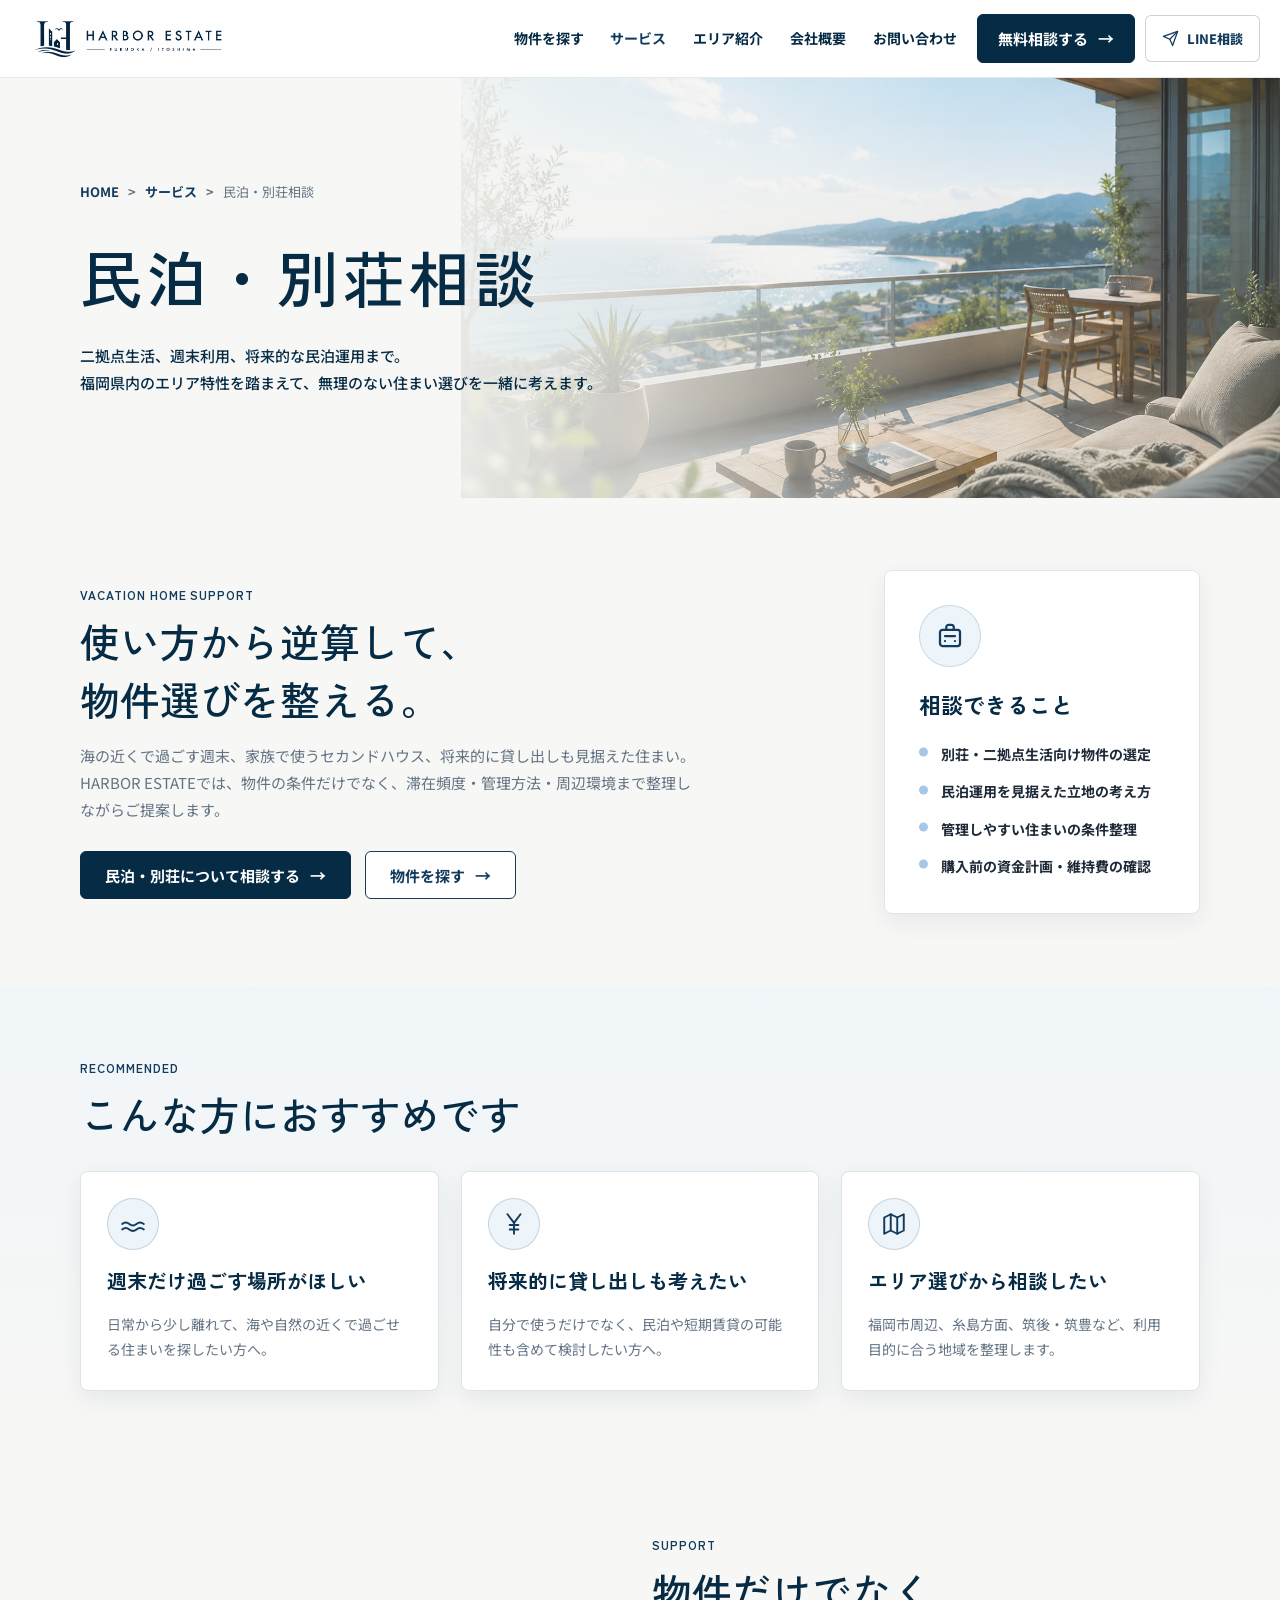
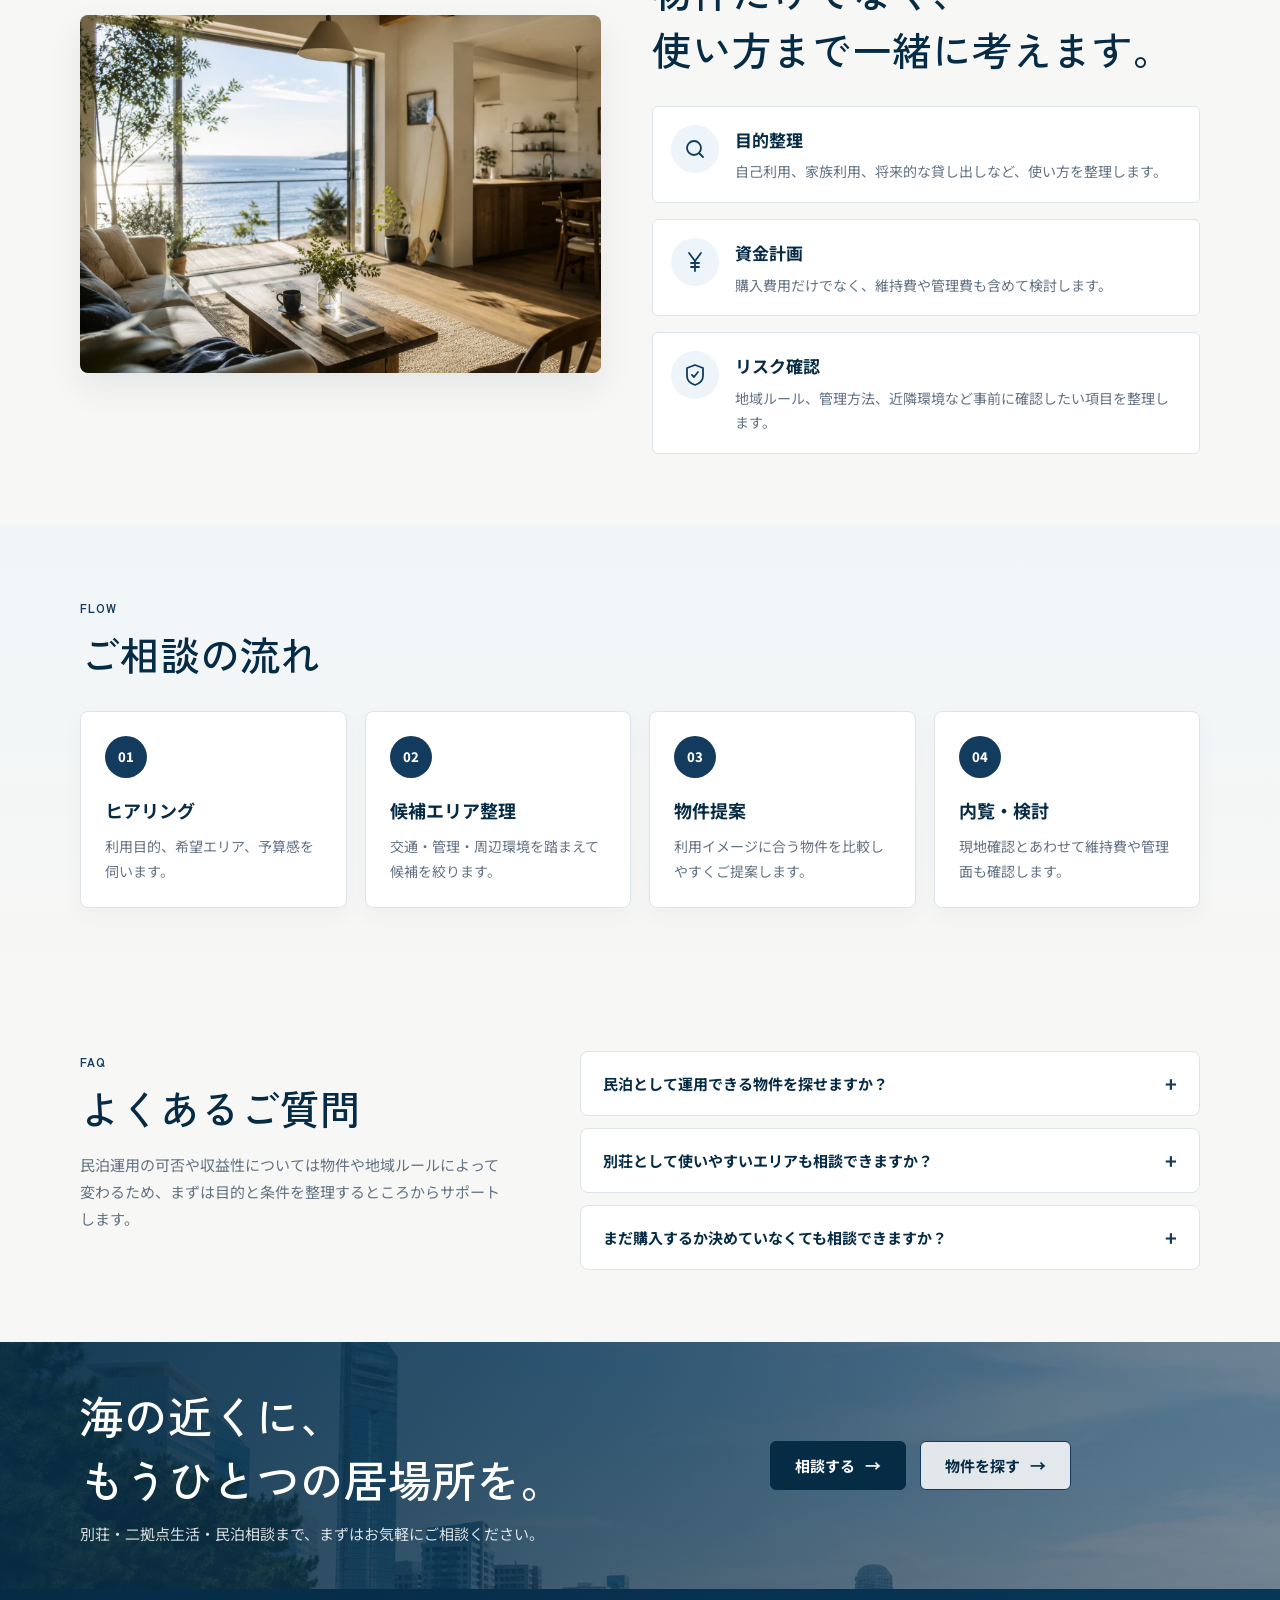
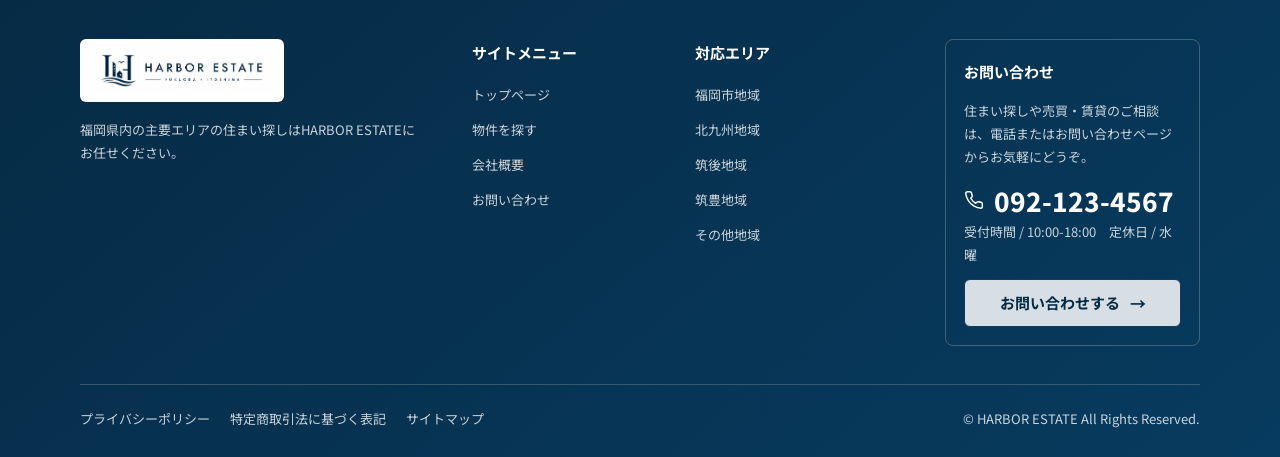
<file: vacation.html>
<!DOCTYPE html>
<html lang="ja">
<head>
  <meta charset="UTF-8">
  <meta name="viewport" content="width=device-width, initial-scale=1.0">
  <meta name="description" content="HARBOR ESTATEの民泊・別荘相談。福岡県内の主要エリアで、二拠点生活や別荘利用、民泊運用を見据えた住まい探しをサポートします。">
  <title>民泊・別荘相談 | HARBOR ESTATE</title>
  <link rel="canonical" href="https://kota-web-design.github.io/harbor-estate-demo/vacation.html">
  <meta property="og:type" content="website">
  <meta property="og:site_name" content="HARBOR ESTATE">
  <meta property="og:title" content="民泊・別荘相談 | HARBOR ESTATE">
  <meta property="og:description" content="HARBOR ESTATEの民泊・別荘相談。福岡県内の主要エリアで、二拠点生活や別荘利用、民泊運用を見据えた住まい探しをサポートします。">
  <meta property="og:url" content="https://kota-web-design.github.io/harbor-estate-demo/vacation.html">
  <meta property="og:image" content="https://kota-web-design.github.io/harbor-estate-demo/images/ogp.jpg">
  <meta property="og:image:width" content="1200">
  <meta property="og:image:height" content="630">
  <meta property="og:image:alt" content="HARBOR ESTATEの福岡県内向け住まい提案サイトイメージ">
  <meta property="og:locale" content="ja_JP">
  <meta name="twitter:card" content="summary_large_image">
  <meta name="twitter:title" content="民泊・別荘相談 | HARBOR ESTATE">
  <meta name="twitter:description" content="HARBOR ESTATEの民泊・別荘相談。福岡県内の主要エリアで、二拠点生活や別荘利用、民泊運用を見据えた住まい探しをサポートします。">
  <meta name="twitter:image" content="https://kota-web-design.github.io/harbor-estate-demo/images/ogp.jpg">
  <link rel="icon" href="images/favicon.svg" type="image/svg+xml">
  <link rel="preconnect" href="https://fonts.googleapis.com">
  <link rel="preconnect" href="https://fonts.gstatic.com" crossorigin>
  <link href="https://fonts.googleapis.com/css2?family=Noto+Sans+JP:wght@400;500;700;800&family=Zen+Kaku+Gothic+New:wght@400;500;700&display=swap" rel="stylesheet">
  <link rel="stylesheet" href="style.css?v=final-sp-polish-3-20260611">
</head>
<body class="service-detail-page">
  <!-- 共通ヘッダー -->
  <header class="site-header">
    <div class="site-header__inner">
      <a class="site-header__logo" href="index.html" aria-label="HARBOR ESTATE トップへ">
        <img src="images/logo.png" alt="HARBOR ESTATE" loading="eager" decoding="async">
      </a>
      <nav class="site-nav" id="global-nav" aria-label="グローバルナビゲーション">
        <a class="site-nav__link" href="properties.html">物件を探す</a>
        <a class="site-nav__link" href="index.html#service" aria-current="page">サービス</a>
        <a class="site-nav__link" href="index.html#area">エリア紹介</a>
        <a class="site-nav__link" href="company.html">会社概要</a>
        <a class="site-nav__link" href="contact.html">お問い合わせ</a>
        <a class="site-nav__link site-nav__link--line" href="https://line.me/R/ti/p/@harborestate" target="_blank" rel="noopener">LINE相談</a>
      </nav>
      <div class="site-header__actions">
        <a class="btn btn--primary site-header__cta" href="contact.html">無料相談する</a>
        <a class="site-header__line" href="https://line.me/R/ti/p/@harborestate" target="_blank" rel="noopener"><span data-icon="send" aria-hidden="true"></span><span>LINE相談</span></a>
      </div>
      <button class="menu-button" type="button" aria-controls="global-nav" aria-expanded="false" aria-label="メニューを開閉する">
        <span class="menu-button__line"></span>
        <span class="menu-button__line"></span>
        <span class="menu-button__line"></span>
      </button>
    </div>
  </header>

  <!-- メインコンテンツ -->
  <main>
    <!-- Page Hero -->
    <section class="page-hero service-page-hero">
      <div class="page-hero__image">
        <img src="images/hero-2.jpg" alt="福岡の海沿いで二拠点生活や別荘利用をイメージした住まい" loading="eager" fetchpriority="high" decoding="async">
      </div>
      <div class="page-hero__inner">
        <nav class="breadcrumb" aria-label="パンくず">
          <a href="index.html">HOME</a>
          <a href="index.html#service">サービス</a>
          <span>民泊・別荘相談</span>
        </nav>
        <h1 class="page-title">民泊・別荘相談</h1>
        <p class="page-hero__lead">二拠点生活、週末利用、将来的な民泊運用まで。<br>
          福岡県内のエリア特性を踏まえて、無理のない住まい<br class="sp-only">選びを一緒に考えます。</p>
      </div>
    </section>

    <!-- Service Intro -->
    <section class="section">
      <div class="container service-intro">
        <div class="service-intro__content fade-up">
          <span class="section__label">VACATION HOME SUPPORT</span>
          <h2 class="section__title">使い方から逆算して、<br>物件選びを整える。</h2>
          <p class="section__lead">海の近くで過ごす週末、家族で使うセカンドハウス、<br class="sp-only">将来的に貸し出しも見据えた住まい。<br>
            HARBOR ESTATEでは、物件の条件だけでなく、<br class="sp-only">滞在頻度・管理方法・周辺環境まで<br class="sp-only">整理しながらご提案します。</p>
          <div class="service-intro__actions">
            <a class="btn btn--primary" href="contact.html">民泊・別荘について相談する</a>
            <a class="btn" href="properties.html">物件を探す</a>
          </div>
        </div>
        <aside class="service-summary fade-up" aria-label="民泊・別荘相談の概要">
          <div class="service-summary__icon" data-icon="suitcase" aria-hidden="true"></div>
          <h2 class="service-summary__title">相談できること</h2>
          <ul class="check-list">
            <li>別荘・二拠点生活向け物件の選定</li>
            <li>民泊運用を見据えた立地の考え方</li>
            <li>管理しやすい住まいの条件整理</li>
            <li>購入前の資金計画・維持費の確認</li>
          </ul>
        </aside>
      </div>
    </section>

    <!-- Recommended Users -->
    <section class="section section--soft">
      <div class="container">
        <div class="section__head">
          <div>
            <span class="section__label">RECOMMENDED</span>
            <h2 class="section__title">こんな方におすすめです</h2>
          </div>
        </div>
        <div class="service-point-grid">
          <article class="service-point-card fade-up">
            <span class="icon-box" data-icon="waves" aria-hidden="true"></span>
            <h3 class="card-title">週末だけ過ごす場所がほしい</h3>
            <p class="card-text">日常から少し離れて、海や自然の近くで<br class="sp-only">過ごせる住まいを探したい方へ。</p>
          </article>
          <article class="service-point-card fade-up">
            <span class="icon-box" data-icon="yen" aria-hidden="true"></span>
            <h3 class="card-title">将来的に貸し出しも考えたい</h3>
            <p class="card-text">自分で使うだけでなく、民泊や短期賃貸の<br class="sp-only">可能性も含めて検討したい方へ。</p>
          </article>
          <article class="service-point-card fade-up">
            <span class="icon-box" data-icon="map" aria-hidden="true"></span>
            <h3 class="card-title">エリア選びから相談したい</h3>
            <p class="card-text">福岡市周辺、糸島方面、筑後・筑豊など、<br class="sp-only">利用目的に合う地域を整理します。</p>
          </article>
        </div>
      </div>
    </section>

    <!-- Support Details -->
    <section class="section">
      <div class="container service-split">
        <div class="service-split__image fade-up">
          <img src="images/lifestyle-01.jpg" alt="海沿いでの休日をイメージした暮らしの写真" loading="lazy">
        </div>
        <div class="service-split__content fade-up">
          <span class="section__label">SUPPORT</span>
          <h2 class="section__title">物件だけでなく、<br>使い方まで一緒に考えます。</h2>
          <div class="support-list">
            <div class="support-list__item">
              <span data-icon="search" aria-hidden="true"></span>
              <div><h3>目的整理</h3><p>自己利用、家族利用、将来的な貸し出しなど、<br class="sp-only">使い方を整理します。</p></div>
            </div>
            <div class="support-list__item">
              <span data-icon="yen" aria-hidden="true"></span>
              <div><h3>資金計画</h3><p>購入費用だけでなく、維持費や管理費も<br class="sp-only">含めて検討します。</p></div>
            </div>
            <div class="support-list__item">
              <span data-icon="shieldCheck" aria-hidden="true"></span>
              <div><h3>リスク確認</h3><p>地域ルール、管理方法、近隣環境など<br class="sp-only">事前に確認したい項目を整理します。</p></div>
            </div>
          </div>
        </div>
      </div>
    </section>

    <!-- Service Flow -->
    <section class="section section--soft">
      <div class="container">
        <div class="section__head">
          <div>
            <span class="section__label">FLOW</span>
            <h2 class="section__title">ご相談の流れ</h2>
          </div>
        </div>
        <div class="service-flow">
          <article class="service-flow__item fade-up"><span>01</span><h3>ヒアリング</h3><p>利用目的、希望エリア、予算感を伺います。</p></article>
          <article class="service-flow__item fade-up"><span>02</span><h3>候補エリア整理</h3><p>交通・管理・周辺環境を踏まえて<br class="sp-only">候補を絞ります。</p></article>
          <article class="service-flow__item fade-up"><span>03</span><h3>物件提案</h3><p>利用イメージに合う物件を<br class="sp-only">比較しやすくご提案します。</p></article>
          <article class="service-flow__item fade-up"><span>04</span><h3>内覧・検討</h3><p>現地確認とあわせて維持費や管理面も<br class="sp-only">確認します。</p></article>
        </div>
      </div>
    </section>

    <!-- FAQ -->
    <section class="section">
      <div class="container service-faq-layout">
        <div class="fade-up">
          <span class="section__label">FAQ</span>
          <h2 class="section__title">よくあるご質問</h2>
          <p class="section__lead">民泊運用の可否や収益性については物件や地域ルールによって<br class="pc-only">変わるため、まずは目的と条件を整理するところからサポート<br class="pc-only">します。</p>
        </div>
        <div class="faq-list fade-up">
          <div class="faq-item"><button class="faq-item__question" type="button" aria-expanded="false">民泊として運用できる物件を探せますか？</button><div class="faq-item__answer"><p>候補物件の用途や管理規約、地域のルールを確認しながら検討します。<br>確定的な運用可否は関係機関への確認が必要です。</p></div></div>
          <div class="faq-item"><button class="faq-item__question" type="button" aria-expanded="false">別荘として使いやすいエリアも相談できますか？</button><div class="faq-item__answer"><p>はい。移動時間、買い物環境、海や自然への距離、管理のしやすさを踏まえて候補エリアを整理します。</p></div></div>
          <div class="faq-item"><button class="faq-item__question" type="button" aria-expanded="false">まだ購入するか決めていなくても相談できますか？</button><div class="faq-item__answer"><p>もちろんです。予算感や使い方を整理するだけでも、物件選びの方向性が見えやすくなります。</p></div></div>
        </div>
      </div>
    </section>

    <!-- Contact CTA -->
    <section class="cta-band">
      <div class="cta-band__inner">
        <div>
          <h2 class="cta-band__title">海の近くに、<br>もうひとつの居場所を。</h2>
          <p class="cta-band__lead">別荘・二拠点生活・民泊相談まで、<br class="sp-only">まずはお気軽にご相談ください。</p>
        </div>
        <div class="cta-band__actions">
          <a class="btn btn--primary" href="contact.html">相談する</a>
          <a class="btn btn--ghost" href="properties.html">物件を探す</a>
        </div>
      </div>
    </section>
  </main>

  <!-- 共通フッター -->
  <footer class="site-footer">
    <div class="site-footer__inner">
      <div class="site-footer__grid">
        <div class="site-footer__brand">
          <img class="site-footer__logo" src="images/logo.png" alt="HARBOR ESTATE">
          <p class="site-footer__text">福岡県内の主要エリアの住まい探しはHARBOR ESTATEに<br>お任せください。</p>
        </div>
        <div>
          <h3 class="site-footer__heading">サイトメニュー</h3>
          <ul class="site-footer__links">
            <li><a class="site-footer__link" href="index.html">トップページ</a></li>
            <li><a class="site-footer__link" href="properties.html">物件を探す</a></li>
            <li><a class="site-footer__link" href="company.html">会社概要</a></li>
            <li><a class="site-footer__link" href="contact.html">お問い合わせ</a></li>
          </ul>
        </div>
        <div>
          <h3 class="site-footer__heading">対応エリア</h3>
          <ul class="site-footer__links">
            <li><a class="site-footer__link" href="index.html#area">福岡市地域</a></li>
            <li><a class="site-footer__link" href="index.html#area">北九州地域</a></li>
            <li><a class="site-footer__link" href="index.html#area">筑後地域</a></li>
            <li><a class="site-footer__link" href="index.html#area">筑豊地域</a></li>
            <li><a class="site-footer__link" href="properties.html">その他地域</a></li>
          </ul>
        </div>
        <div class="footer-contact">
          <h3 class="site-footer__heading">お問い合わせ</h3>
          <p class="site-footer__small footer-contact__lead">住まい探しや売買・賃貸のご相談は、電話または<br class="sp-only">お問い合わせページからお気軽にどうぞ。</p>
          <a class="footer-contact__tel" href="tel:0921234567">092-123-4567</a>
          <p class="site-footer__small">受付時間 / 10:00-18:00　定休日 / 水曜</p>
          <a class="btn btn--ghost btn--block" href="contact.html">お問い合わせする</a>
        </div>
      </div>
      <div class="site-footer__bottom">
        <div class="site-footer__legal">
          <a class="site-footer__small" href="privacy.html">プライバシーポリシー</a>
          <a class="site-footer__small" href="law.html">特定商取引法に基づく表記</a>
          <a class="site-footer__small" href="sitemap.html">サイトマップ</a>
        </div>
        <p class="site-footer__small">© HARBOR ESTATE All Rights Reserved.</p>
      </div>
    </div>
  </footer>

  <!-- スマートフォン下部ナビ -->
  <nav class="bottom-nav" aria-label="スマートフォン用メニュー">
    <a href="index.html"><span data-icon="home" aria-hidden="true"></span>ホーム</a>
    <a href="properties.html"><span data-icon="search" aria-hidden="true"></span>物件を探す</a>
    <a href="index.html#service"><span data-icon="building" aria-hidden="true"></span>サービス</a>
    <a href="contact.html"><span data-icon="messageCircle" aria-hidden="true"></span>相談する</a>
  </nav>

  <!-- JavaScript -->
  <script src="main.js?v=final-sp-polish-3-20260611"></script>
</body>
</html>
</file>
<file: style.css>
@charset "UTF-8";

/* Foundation / Design Tokens */
:root {
  --color-bg: #f7f7f5;
  --color-white: #ffffff;
  --color-text: #1e2a38;
  --color-navy: #123b5d;
  --color-navy-dark: #062b45;
  --color-blue: #a7c7e7;
  --color-beige: #e8ded2;
  --color-line: #dde5ea;
  --color-muted: #637384;
  --color-soft-blue: #edf5fb;
  --color-success: #2f8f70;
  --shadow-soft: 0 12px 30px rgba(6, 43, 69, 0.075);
  --shadow-card: 0 8px 24px rgba(6, 43, 69, 0.07);
  --radius-sm: 6px;
  --radius-md: 8px;
  --radius-lg: 12px;
  --content: min(1120px, calc(100% - 40px));
  --header-height: 78px;
  --font-base: "Noto Sans JP", system-ui, sans-serif;
  --font-heading: "Zen Kaku Gothic New", "Noto Sans JP", system-ui, sans-serif;
}

/* Base Elements */
*,
*::before,
*::after {
  box-sizing: border-box;
}

html {
  max-width: 100%;
  overflow-x: clip;
  scroll-behavior: smooth;
}

body {
  margin: 0;
  max-width: 100%;
  overflow-x: hidden;
  color: var(--color-text);
  font-family: var(--font-base);
  font-size: 15px;
  line-height: 1.8;
  letter-spacing: 0;
  background: var(--color-bg);
}

body.is-menu-open {
  overflow: hidden;
}

.sp-only{
  display: none;
}

  .pc-only {
    display: block;
  }


img {
  display: block;
  max-width: 100%;
  height: auto;
}

a {
  color: inherit;
  text-decoration: none;
}

button,
input,
select,
textarea {
  font: inherit;
}

button {
  cursor: pointer;
}

ul,
ol {
  margin: 0;
  padding: 0;
  list-style: none;
}

p,
h1,
h2,
h3,
h4,
figure {
  margin: 0;
}

:focus-visible {
  outline: 3px solid rgba(167, 199, 231, 0.9);
  outline-offset: 3px;
}

/* Icon System */
.he-icon {
  display: inline-grid;
  place-items: center;
  flex: 0 0 auto;
  color: currentColor;
  line-height: 0;
}

.he-icon__svg {
  width: var(--icon-size, 24px);
  height: var(--icon-size, 24px);
  fill: none;
  stroke: currentColor;
  stroke-width: var(--icon-stroke, 1.8);
  stroke-linecap: round;
  stroke-linejoin: round;
}

.he-icon--inline {
  --icon-size: 20px;
}

/* Layout / Common Sections */
.container {
  width: var(--content);
  margin-inline: auto;
}

.section {
  padding: clamp(64px, 5.6vw, 76px) 0;
}

.section--soft {
  background: linear-gradient(180deg, rgba(237, 245, 251, 0.65), rgba(247, 247, 245, 0));
}

.section__head {
  display: flex;
  align-items: end;
  justify-content: space-between;
  gap: 24px;
  margin-bottom: 28px;
}

.section__label {
  display: block;
  margin-bottom: 6px;
  color: var(--color-navy);
  font-family: var(--font-heading);
  font-size: 12px;
  font-weight: 700;
  letter-spacing: 0.08em;
  text-transform: uppercase;
}

.section__title,
.page-title {
  color: var(--color-navy-dark);
  font-family: var(--font-heading);
  font-weight: 500;
  line-height: 1.45;
}

.section__title {
  font-size: clamp(26px, 3.2vw, 40px);
  text-wrap: balance;
}

.section__lead {
  max-width: 620px;
  margin-top: 14px;
  color: var(--color-muted);
}

.link-arrow {
  display: inline-flex;
  align-items: center;
  gap: 8px;
  color: var(--color-navy);
  font-weight: 700;
  font-size: 14px;
}

.link-arrow::after {
  content: "";
  width: 26px;
  height: 1px;
  background: currentColor;
  transition: transform 0.25s ease;
}

.link-arrow:hover::after {
  transform: translateX(5px);
}

.btn {
  display: inline-flex;
  align-items: center;
  justify-content: center;
  gap: 10px;
  min-height: 48px;
  padding: 12px 24px;
  border: 1px solid var(--color-navy);
  border-radius: var(--radius-sm);
  color: var(--color-navy);
  font-weight: 700;
  line-height: 1.4;
  background: var(--color-white);
  transition: color 0.25s ease, background 0.25s ease, border-color 0.25s ease, transform 0.25s ease;
}

.btn::after {
  content: "→";
  font-size: 16px;
  transition: transform 0.25s ease;
}

.btn:hover {
  transform: translateY(-1px);
}

.btn:hover::after {
  transform: translateX(3px);
}

.btn--primary {
  border-color: var(--color-navy-dark);
  color: var(--color-white);
  background: var(--color-navy-dark);
}

.btn--primary:hover {
  background: var(--color-navy);
}

.btn--ghost {
  color: var(--color-navy-dark);
  background: rgba(255, 255, 255, 0.84);
}

.btn--line {
  --icon-size: 18px;
  border-color: rgba(255, 255, 255, 0.64);
  color: var(--color-white);
  background: rgba(255, 255, 255, 0.08);
}

.btn--block {
  width: 100%;
}

.tag-list {
  display: flex;
  flex-wrap: wrap;
  gap: 10px;
}

.tag {
  display: inline-flex;
  align-items: center;
  min-height: 34px;
  padding: 6px 14px;
  border: 1px solid rgba(18, 59, 93, 0.18);
  border-radius: 999px;
  color: var(--color-navy);
  font-size: 13px;
  font-weight: 700;
  background: rgba(255, 255, 255, 0.86);
}

.badge {
  display: inline-flex;
  align-items: center;
  min-height: 24px;
  padding: 3px 9px;
  border-radius: 3px;
  color: var(--color-white);
  font-size: 12px;
  font-weight: 700;
  line-height: 1;
  background: var(--color-navy);
}

.badge--green {
  background: var(--color-success);
}

/* Header / Navigation */
.site-header {
  position: sticky;
  top: 0;
  z-index: 100;
  height: var(--header-height);
  border-bottom: 1px solid rgba(221, 229, 234, 0.8);
  background: rgba(255, 255, 255, 0.93);
  backdrop-filter: blur(16px);
  transition: box-shadow 0.25s ease, height 0.25s ease;
}

.site-header.is-scrolled {
  box-shadow: 0 8px 26px rgba(6, 43, 69, 0.08);
}

.site-header__inner {
  display: flex;
  align-items: center;
  justify-content: space-between;
  width: min(1240px, calc(100% - 40px));
  height: 100%;
  margin-inline: auto;
  gap: 20px;
}

.site-header__logo {
  display: inline-flex;
  align-items: center;
  flex: 0 0 auto;
  width: 218px;
}

.site-header__logo img {
  width: 100%;
  max-height: 54px;
  object-fit: contain;
}

.site-nav {
  display: flex;
  align-items: center;
  gap: clamp(16px, 2.1vw, 32px);
  margin-left: auto;
}

.site-nav__link {
  color: var(--color-navy-dark);
  font-size: 14px;
  font-weight: 700;
  white-space: nowrap;
  transition: color 0.25s ease;
}

.site-nav__link:hover,
.site-nav__link[aria-current="page"] {
  color: var(--color-navy);
}

.site-nav__link--line {
  display: none;
}

.site-header__actions {
  display: flex;
  align-items: center;
  flex: 0 0 auto;
  gap: 10px;
}

.site-header__cta {
  min-height: 46px;
  padding-inline: 20px;
}

.site-header__line {
  --icon-size: 17px;
  display: inline-flex;
  align-items: center;
  gap: 8px;
  min-height: 46px;
  padding: 11px 16px;
  border: 1px solid rgba(18, 59, 93, 0.22);
  border-radius: var(--radius-sm);
  color: var(--color-navy);
  font-size: 13px;
  font-weight: 800;
  white-space: nowrap;
  background: var(--color-white);
  transition: color 0.25s ease, border-color 0.25s ease, transform 0.25s ease, background 0.25s ease;
}

.site-header__line:hover {
  border-color: var(--color-navy);
  color: var(--color-navy-dark);
  background: var(--color-soft-blue);
  transform: translateY(-1px);
}

.menu-button {
  display: none;
  width: 44px;
  height: 44px;
  border: 1px solid var(--color-line);
  border-radius: var(--radius-sm);
  background: var(--color-white);
}

.menu-button__line {
  display: block;
  width: 20px;
  height: 2px;
  margin: 5px auto;
  background: var(--color-navy-dark);
  transition: transform 0.25s ease, opacity 0.25s ease;
}

.menu-button[aria-expanded="true"] .menu-button__line:nth-child(1) {
  transform: translateY(7px) rotate(40deg);
}

.menu-button[aria-expanded="true"] .menu-button__line:nth-child(2) {
  opacity: 0;
}

.menu-button[aria-expanded="true"] .menu-button__line:nth-child(3) {
  transform: translateY(-7px) rotate(-40deg);
}

.breadcrumb {
  display: flex;
  flex-wrap: wrap;
  align-items: center;
  gap: 9px;
  margin-bottom: 28px;
  color: var(--color-muted);
  font-size: 13px;
}

.breadcrumb a {
  color: var(--color-navy);
  font-weight: 700;
}

.breadcrumb span:not(:last-child)::after,
.breadcrumb a::after {
  content: ">";
  margin-left: 9px;
  color: var(--color-muted);
}

/* -------Top Hero ----------*/
.hero {
  position: relative;
  min-height: calc(100svh - var(--header-height));
  overflow: hidden;
  background: var(--color-navy-dark);
}

.hero__slides {
  position: absolute;
  inset: 0;
}

.hero__slide {
  position: absolute;
  inset: 0;
  opacity: 0;
  transition: opacity 1.3s ease;
}

.hero__slide.is-active {
  opacity: 1;
}

.hero__slide img {
  width: 100%;
  height: 100%;
  object-fit: cover;
  object-position: center center;
}

.hero__slide::after {
  content: "";
  position: absolute;
  inset: 0;
  background:
    linear-gradient(90deg, rgba(247, 247, 245, 0.94) 0%, rgba(247, 247, 245, 0.8) 34%, rgba(247, 247, 245, 0.18) 68%, rgba(247, 247, 245, 0.04) 100%),
    linear-gradient(180deg, rgba(247, 247, 245, 0.04), rgba(247, 247, 245, 0.18));
}

.hero__content {
  position: relative;
  z-index: 1;
  display: grid;
  align-content: center;
  width: min(1240px, calc(100% - 40px));
  min-height: calc(100svh - var(--header-height));
  margin-inline: auto;
  padding: 72px 0 76px;
}

.hero__copy {
  max-width: 580px;
}

.hero__eyebrow {
  display: inline-block;
  margin-bottom: 22px;
  color: var(--color-navy-dark);
  font-family: var(--font-heading);
  font-size: 13px;
  font-weight: 700;
  letter-spacing: 0.12em;
}

.hero__title {
  color: var(--color-navy-dark);
  font-family: var(--font-heading);
  font-size: clamp(38px, 6vw, 70px);
  font-weight: 700;
  line-height: 1.32;
  letter-spacing: 0.02em;
  text-shadow: 0 1px 0 rgba(255, 255, 255, 0.55);
  text-wrap: balance;
  word-break: keep-all;
}

.hero__lead {
  max-width: 430px;
  margin-top: 22px;
  color: var(--color-navy-dark);
  font-weight: 700;
  text-wrap: pretty;
}

.hero__actions {
  display: flex;
  flex-wrap: wrap;
  gap: 16px;
  margin-top: 34px;
}

.hero__tags {
  margin-top: 38px;
}

.hero__control {
  position: absolute;
  z-index: 2;
  top: 50%;
  transform: translateY(-50%);
  display: grid;
  place-items: center;
  width: 48px;
  height: 48px;
  border: 1px solid rgba(18, 59, 93, 0.18);
  border-radius: 50%;
  color: var(--color-navy);
  font-size: 0;
  line-height: 0;
  background: rgba(255, 255, 255, 0.85);
  box-shadow: var(--shadow-card);
}

.hero__control::before {
  content: "";
  display: block;
  position: absolute;
  top: 50%;
  left: 50%;
  width: 10px;
  height: 10px;
  border-top: 2px solid currentColor;
  border-right: 2px solid currentColor;
}

.hero__control--prev::before {
  transform: translate(-38%, -50%) rotate(-135deg);
}

.hero__control--next::before {
  transform: translate(-62%, -50%) rotate(45deg);
}

.hero__control--prev {
  left: 24px;
}

.hero__control--next {
  right: 24px;
}

.hero__dots {
  position: absolute;
  z-index: 2;
  left: 50%;
  bottom: 28px;
  display: flex;
  gap: 9px;
  transform: translateX(-50%);
}

.hero__dot {
  width: 8px;
  height: 8px;
  border: 0;
  border-radius: 50%;
  background: rgba(255, 255, 255, 0.55);
}

.hero__dot.is-active {
  width: 26px;
  border-radius: 999px;
  background: var(--color-navy);
}

/* -------Page Hero ----------*/
.page-hero {
  position: relative;
  overflow: hidden;
  min-height: 360px;
  background: var(--color-soft-blue);
}

.page-hero__image {
  position: absolute;
  inset: 0 0 0 42%;
}

.page-hero__image img {
  width: 100%;
  height: 100%;
  object-fit: cover;
}

.page-hero::after {
  content: "";
  position: absolute;
  inset: 0;
  background: linear-gradient(90deg, var(--color-bg) 0%, rgba(247, 247, 245, 0.96) 34%, rgba(247, 247, 245, 0.58) 56%, rgba(247, 247, 245, 0.08) 78%);
}

.page-hero__inner {
  position: relative;
  z-index: 1;
  display: grid;
  align-content: center;
  width: var(--content);
  min-height: 360px;
  margin-inline: auto;
  padding: 64px 0;
}

.page-title {
  font-size: clamp(36px, 5vw, 62px);
  letter-spacing: 0.06em;
  text-wrap: balance;
}

.page-hero__lead {
  max-width: 430px;
  margin-top: 20px;
  color: var(--color-navy-dark);
  font-weight: 500;
  text-wrap: pretty;
}

.properties-page .page-title {
  font-size: clamp(34px, 4.2vw, 54px);
  letter-spacing: 0.04em;
}

.properties-page .page-hero {
  min-height: 300px;
}

.properties-page .page-hero__inner {
  min-height: 300px;
  padding: 52px 0;
}

.properties-page .page-hero__lead {
  max-width: 520px;
  font-size: clamp(15px, 1.4vw, 18px);
  line-height: 2;
}

.properties-page main > .section {
  padding-top: 52px;
}

/* -------Concept ----------*/
#concept.section {
  padding-top: clamp(34px, 4vw, 48px);
}

.concept-grid {
  display: grid;
  width: min(1240px, calc(100% - 40px));
  grid-template-columns: minmax(0, 1.28fr) minmax(320px, 0.72fr);
  gap: clamp(28px, 3vw, 46px);
  align-items: center;
}

.concept-grid__image {
  overflow: hidden;
  padding: 0;
  border: 1px solid var(--color-line);
  border-radius: var(--radius-md);
  background: var(--color-white);
  box-shadow: 0 10px 28px rgba(6, 43, 69, 0.045);
}

.concept-grid__image img {
  display: block;
  width: 100%;
  aspect-ratio: 3 / 2;
  object-fit: cover;
  border-radius: inherit;
  filter: contrast(1.12) saturate(1.06);
}

.concept-grid__text {
  max-width: 600px;
}

/* -------Service ----------*/

/* Shared Card Grids */
.service-grid,
.area-grid,
.property-grid,
.lifestyle-grid,
.strength-grid,
.staff-grid,
.flow-grid,
.feature-list {
  display: grid;
  gap: 22px;
}

.service-grid {
  grid-template-columns: repeat(2, minmax(0, 1fr));
  gap: 24px;
}

.service-card {
  display: grid;
  grid-template-columns: 70px minmax(0, 1fr);
  grid-template-areas:
    "icon title"
    "icon text"
    "list list"
    "tags tags"
    "link link";
  column-gap: 24px;
  row-gap: 14px;
  align-items: start;
  min-height: 318px;
  padding: 28px;
  border: 1px solid var(--color-line);
  border-radius: var(--radius-md);
  background: var(--color-white);
  box-shadow: var(--shadow-card);
  transition: transform 0.25s ease, box-shadow 0.25s ease;
}

.service-card:hover {
  transform: translateY(-3px);
  box-shadow: 0 14px 34px rgba(6, 43, 69, 0.08);
}

.service-card__icon,
.icon-box {
  --icon-size: 26px;
  display: grid;
  place-items: center;
  width: 52px;
  height: 52px;
  border: 1px solid rgba(18, 59, 93, 0.18);
  border-radius: 50%;
  color: var(--color-navy);
  background: var(--color-soft-blue);
}

.service-card__icon {
  grid-area: icon;
  width: 64px;
  height: 64px;
}

.service-card__title,
.card-title {
  color: var(--color-navy-dark);
  font-family: var(--font-heading);
  font-size: 20px;
  font-weight: 700;
  line-height: 1.55;
}

.service-card__title {
  grid-area: title;
  align-self: end;
  font-size: 21px;
}

.service-card__text,
.card-text {
  color: var(--color-muted);
  font-size: 14px;
}

.service-card__text {
  grid-area: text;
  font-size: 15px;
  line-height: 1.85;
}

.service-card__list {
  grid-area: list;
  display: grid;
  gap: 9px;
  margin-top: 6px;
  padding: 16px 18px;
  border: 1px solid rgba(18, 59, 93, 0.08);
  border-radius: var(--radius-sm);
  background: linear-gradient(135deg, rgba(237, 245, 251, 0.92), rgba(255, 255, 255, 0.72));
}

.service-card__list::before {
  content: "主なサポート";
  margin-bottom: 2px;
  color: var(--color-navy);
  font-size: 12px;
  font-weight: 800;
  letter-spacing: 0.08em;
}

.service-card__list li {
  position: relative;
  padding-left: 24px;
  color: var(--color-navy-dark);
  font-size: 13px;
  font-weight: 700;
  line-height: 1.65;
}

.service-card__list li::before {
  content: "";
  position: absolute;
  top: 0.8em;
  left: 0;
  width: 15px;
  height: 15px;
  border: 1px solid rgba(18, 59, 93, 0.16);
  border-radius: 50%;
  background: var(--color-white);
  transform: translateY(-50%);
}

.service-card__list li::after {
  content: "";
  position: absolute;
  top: 0.72em;
  left: 5px;
  width: 5px;
  height: 8px;
  border-right: 1.7px solid var(--color-navy);
  border-bottom: 1.7px solid var(--color-navy);
  transform: translateY(-50%) rotate(45deg);
}

.service-card__tags {
  grid-area: tags;
  display: flex;
  flex-wrap: wrap;
  justify-content: center;
  gap: 8px;
  margin-top: 2px;
}

.service-card__tags span {
  display: inline-flex;
  align-items: center;
  min-height: 26px;
  padding: 4px 9px;
  border-radius: 999px;
  color: var(--color-navy);
  font-size: 12px;
  font-weight: 700;
  background: #edf5fb;
}

.service-card .link-arrow {
  grid-area: link;
  justify-self: center;
  margin-top: auto;
  padding-top: 2px;
}

/* Service Detail Pages */
.service-detail-page .page-hero__lead {
  max-width: 560px;
}

.service-page-hero {
  min-height: 420px;
}

.service-page-hero .page-hero__image {
  inset: 0 0 0 36%;
}

.service-page-hero::after {
  background:
    linear-gradient(90deg, var(--color-bg) 0%, rgba(247, 247, 245, 0.98) 32%, rgba(247, 247, 245, 0.72) 50%, rgba(247, 247, 245, 0.12) 76%),
    linear-gradient(180deg, rgba(247, 247, 245, 0.05), rgba(247, 247, 245, 0.14));
}

.service-page-hero .page-hero__inner {
  min-height: 420px;
  padding: 72px 0;
}

.service-intro {
  display: grid;
  grid-template-columns: minmax(0, 1fr) minmax(300px, 0.42fr);
  gap: clamp(28px, 4vw, 56px);
  align-items: center;
}

.service-intro__content {
  max-width: 720px;
}

.service-intro__actions {
  display: flex;
  flex-wrap: wrap;
  gap: 14px;
  margin-top: 28px;
}

.service-summary {
  padding: clamp(24px, 3vw, 34px);
  border: 1px solid var(--color-line);
  border-radius: var(--radius-md);
  background: var(--color-white);
  box-shadow: var(--shadow-card);
}

.service-summary__icon {
  --icon-size: 30px;
  display: grid;
  place-items: center;
  width: 62px;
  height: 62px;
  margin-bottom: 18px;
  border: 1px solid rgba(18, 59, 93, 0.16);
  border-radius: 50%;
  color: var(--color-navy);
  background: var(--color-soft-blue);
}

.service-summary__title {
  color: var(--color-navy-dark);
  font-family: var(--font-heading);
  font-size: 22px;
  font-weight: 700;
}

.check-list {
  display: grid;
  gap: 12px;
  margin-top: 18px;
}

.check-list li {
  position: relative;
  padding-left: 22px;
  color: var(--color-text);
  font-size: 14px;
  font-weight: 700;
}

.check-list li::before {
  content: "";
  position: absolute;
  top: 0.72em;
  left: 0;
  width: 9px;
  height: 9px;
  border-radius: 50%;
  background: var(--color-blue);
  transform: translateY(-50%);
}

.service-point-grid {
  display: grid;
  grid-template-columns: repeat(3, minmax(0, 1fr));
  gap: 22px;
}

.service-point-card {
  display: grid;
  gap: 14px;
  min-height: 220px;
  padding: 26px;
  border: 1px solid var(--color-line);
  border-radius: var(--radius-md);
  background: var(--color-white);
  box-shadow: var(--shadow-card);
}

.service-split {
  display: grid;
  grid-template-columns: minmax(0, 0.95fr) minmax(360px, 1fr);
  gap: clamp(28px, 4vw, 56px);
  align-items: center;
}

.service-split--reverse .service-split__image {
  order: 2;
}

.service-split__image {
  overflow: hidden;
  border-radius: var(--radius-md);
  box-shadow: 0 14px 34px rgba(6, 43, 69, 0.08);
}

.service-split__image img {
  width: 100%;
  aspect-ratio: 16 / 11;
  object-fit: cover;
  transition: transform 0.45s ease;
}

.service-split__image:hover img {
  transform: scale(1.025);
}

.support-list {
  display: grid;
  gap: 16px;
  margin-top: 28px;
}

.support-list__item {
  display: grid;
  grid-template-columns: 48px 1fr;
  gap: 16px;
  align-items: start;
  padding: 18px;
  border: 1px solid var(--color-line);
  border-radius: var(--radius-sm);
  background: var(--color-white);
}

.support-list__item > .he-icon {
  --icon-size: 24px;
  display: grid;
  place-items: center;
  width: 48px;
  height: 48px;
  border-radius: 50%;
  color: var(--color-navy);
  background: var(--color-soft-blue);
}

.support-list__item h3 {
  color: var(--color-navy-dark);
  font-size: 17px;
  font-weight: 700;
}

.support-list__item p {
  margin-top: 4px;
  color: var(--color-muted);
  font-size: 14px;
  line-height: 1.75;
}

.service-flow {
  display: grid;
  grid-template-columns: repeat(4, minmax(0, 1fr));
  gap: 18px;
}

.service-flow__item {
  min-height: 180px;
  padding: 24px;
  border: 1px solid var(--color-line);
  border-radius: var(--radius-md);
  background: var(--color-white);
  box-shadow: 0 8px 22px rgba(6, 43, 69, 0.04);
}

.service-flow__item span {
  display: inline-grid;
  place-items: center;
  width: 42px;
  height: 42px;
  margin-bottom: 16px;
  border-radius: 50%;
  color: var(--color-white);
  font-size: 13px;
  font-weight: 800;
  background: var(--color-navy);
}

.service-flow__item h3 {
  color: var(--color-navy-dark);
  font-size: 18px;
  font-weight: 700;
}

.service-flow__item p {
  margin-top: 8px;
  color: var(--color-muted);
  font-size: 14px;
  line-height: 1.75;
}

.service-faq-layout {
  display: grid;
  grid-template-columns: minmax(0, 0.42fr) minmax(0, 0.58fr);
  gap: clamp(28px, 4vw, 52px);
  align-items: start;
}

/* ------Area Guide --------*/
.area-grid {
  grid-template-columns: repeat(4, minmax(0, 1fr));
}

.area-card {
  overflow: hidden;
  border: 1px solid var(--color-line);
  border-radius: var(--radius-md);
  background: var(--color-white);
  transition: transform 0.25s ease, box-shadow 0.25s ease;
}

.area-card:hover {
  transform: translateY(-3px);
  box-shadow: 0 10px 26px rgba(6, 43, 69, 0.065);
}

.area-card__image {
  overflow: hidden;
}

.area-card__image img {
  width: 100%;
  aspect-ratio: 16 / 10;
  object-fit: cover;
  transition: transform 0.45s ease;
}

.area-card:hover img {
  transform: scale(1.025);
}

.area-card__body {
  padding: 18px;
}

.area-card__title {
  display: flex;
  align-items: center;
  gap: 8px;
  color: var(--color-navy-dark);
  font-size: 18px;
  font-weight: 700;
}

.area-card__icon {
  --icon-size: 17px;
  display: grid;
  place-items: center;
  width: 30px;
  height: 30px;
  border-radius: 50%;
  color: var(--color-navy);
  background: var(--color-soft-blue);
}

.area-card__text {
  margin-top: 6px;
  color: var(--color-muted);
  font-size: 13px;
}

.area-card__tags {
  display: flex;
  flex-wrap: wrap;
  gap: 8px;
  margin-top: 14px;
}

.area-card__tags span,
.property-card__tag,
.small-tag {
  display: inline-flex;
  align-items: center;
  min-height: 25px;
  padding: 4px 8px;
  border-radius: 3px;
  color: var(--color-navy);
  font-size: 12px;
  font-weight: 700;
  background: #eef3f7;
}

/* Property Cards */
.property-grid {
  grid-template-columns: repeat(4, minmax(0, 1fr));
  min-width: 0;
}

.property-card {
  position: relative;
  display: flex;
  flex-direction: column;
  height: 100%;
  overflow: hidden;
  min-width: 0;
  border: 1px solid var(--color-line);
  border-radius: var(--radius-md);
  background: var(--color-white);
  box-shadow: 0 4px 16px rgba(6, 43, 69, 0.04);
  transition: transform 0.25s ease, box-shadow 0.25s ease, border-color 0.25s ease;
}

.property-card:hover {
  transform: translateY(-3px);
  border-color: rgba(18, 59, 93, 0.18);
  box-shadow: var(--shadow-soft);
}

.property-card__image {
  position: relative;
  display: block;
  overflow: hidden;
}

.property-card__image img {
  width: 100%;
  aspect-ratio: 16 / 10;
  object-fit: cover;
  transition: transform 0.45s ease;
}

.property-card:hover .property-card__image img {
  transform: scale(1.025);
}

.property-card__badge {
  position: absolute;
  top: 12px;
  left: 12px;
}

.property-card__body {
  display: flex;
  flex: 1;
  flex-direction: column;
  gap: 9px;
  padding: 18px;
}

.property-card__area {
  color: var(--color-navy);
  font-size: 12px;
  font-weight: 700;
}

.property-card__title {
  color: var(--color-navy-dark);
  font-size: 17px;
  font-weight: 800;
  line-height: 1.48;
  overflow-wrap: anywhere;
}

.property-card__price {
  color: var(--color-navy-dark);
  font-size: 28px;
  font-weight: 800;
  letter-spacing: 0.02em;
}

.property-card__price small {
  font-size: 13px;
}

.property-card__meta {
  margin-top: 6px;
  color: var(--color-muted);
  font-size: 13px;
  overflow-wrap: anywhere;
}

.property-card__info {
  display: flex;
  flex-wrap: wrap;
  gap: 6px;
  color: var(--color-muted);
  font-size: 12px;
  font-weight: 600;
}

.property-card__info span {
  display: inline-flex;
  align-items: center;
  min-height: 25px;
  padding: 3px 8px;
  border: 1px solid #e5edf2;
  border-radius: 3px;
  background: #fbfcfd;
}

.property-card__tags {
  display: flex;
  flex-wrap: wrap;
  gap: 7px;
  margin-top: 2px;
}

.property-card__detail-link {
  display: inline-flex;
  align-items: center;
  justify-content: center;
  gap: 8px;
  min-height: 40px;
  margin-top: auto;
  padding: 9px 14px;
  border: 1px solid var(--color-navy-dark);
  border-radius: var(--radius-sm);
  color: var(--color-white);
  font-size: 13px;
  font-weight: 800;
  background: var(--color-navy-dark);
  transition: background 0.25s ease, transform 0.25s ease;
}

.property-card__detail-link::after {
  content: "→";
  transition: transform 0.25s ease;
}

.property-card__detail-link:hover {
  background: var(--color-navy);
  transform: translateY(-1px);
}

.property-card__detail-link:hover::after {
  transform: translateX(3px);
}

.property-card.is-hidden {
  display: none;
}

.property-card__button {
  width: calc(100% - 36px);
  min-height: 42px;
  margin: 0 18px 18px;
  padding: 10px 14px;
}

#featured .property-card {
  height: 100%;
}

#featured .property-card__body {
  flex: 1;
}

#featured .property-card__button {
  margin-top: auto;
}

/* Lifestyle / Strength / Staff */
.lifestyle-grid {
  grid-template-columns: repeat(4, minmax(0, 1fr));
}

.lifestyle-card {
  position: relative;
  overflow: hidden;
  min-height: 158px;
  border-radius: var(--radius-md);
  color: var(--color-white);
  background: var(--color-navy-dark);
}

.lifestyle-card img {
  width: 100%;
  height: 100%;
  min-height: 158px;
  object-fit: cover;
  opacity: 0.82;
  transition: transform 0.45s ease, opacity 0.25s ease;
}

.lifestyle-card:hover img {
  transform: scale(1.05);
  opacity: 0.72;
}

.lifestyle-card__text {
  position: absolute;
  inset: auto 18px 18px;
  z-index: 1;
  font-size: 17px;
  font-weight: 700;
}

.strength-grid {
  grid-template-columns: repeat(4, minmax(0, 1fr));
  align-items: start;
}

.strength-card {
  display: grid;
  gap: 14px;
  text-align: center;
}

.strength-card .icon-box {
  margin-inline: auto;
}

.strength-card__title {
  color: var(--color-navy-dark);
  font-size: 18px;
  font-weight: 700;
}

.strength-card__text {
  color: var(--color-muted);
  font-size: 14px;
}

.staff-grid {
  grid-template-columns: repeat(4, minmax(0, 1fr));
}

.staff-card {
  overflow: hidden;
  border: 1px solid var(--color-line);
  border-radius: var(--radius-md);
  background: var(--color-white);
}

.staff-card__image {
  overflow: hidden;
  background: #f1f6fa;
}

.staff-card__image img {
  width: 100%;
  aspect-ratio: 4 / 3.05;
  object-fit: cover;
  object-position: center top;
}

.staff-card__body {
  padding: 18px;
}

.staff-card__name {
  color: var(--color-navy-dark);
  font-size: 17px;
  font-weight: 700;
}

.staff-card__role {
  margin-top: 2px;
  color: var(--color-navy);
  font-size: 12px;
  font-weight: 700;
}

.staff-card__text {
  margin-top: 10px;
  color: var(--color-muted);
  font-size: 13px;
}

/* Flow / FAQ / News */
.flow-grid {
  grid-template-columns: repeat(6, minmax(0, 1fr));
}

.flow-card {
  position: relative;
  display: grid;
  justify-items: center;
  align-content: start;
  min-height: 178px;
  padding: 22px 18px;
  border: 1px solid var(--color-line);
  border-radius: var(--radius-md);
  background: var(--color-white);
  text-align: center;
}

.flow-card:not(:last-child)::after {
  content: "→";
  position: absolute;
  top: 50%;
  right: -17px;
  color: var(--color-navy);
  font-weight: 700;
  transform: translateY(-50%);
}

.flow-card__num {
  color: var(--color-navy);
  font-size: 13px;
  font-weight: 800;
  letter-spacing: 0.08em;
}

.flow-card__icon {
  --icon-size: 29px;
  display: inline-grid;
  place-items: center;
  margin-top: 12px;
  color: var(--color-navy);
}

.flow-card__title {
  margin-top: 12px;
  color: var(--color-navy-dark);
  font-weight: 700;
}

.flow-card__text {
  margin-top: 5px;
  color: var(--color-muted);
  font-size: 13px;
  line-height: 1.7;
}

.faq-list {
  display: grid;
  gap: 12px;
}

.news-list {
  display: grid;
  border-top: 1px solid var(--color-line);
  background: var(--color-white);
}

.news-item {
  display: grid;
  grid-template-columns: 140px 1fr;
  gap: 20px;
  padding: 20px 24px;
  border-bottom: 1px solid var(--color-line);
  transition: color 0.25s ease, background 0.25s ease;
}

a.news-item:hover {
  color: var(--color-navy);
  background: var(--color-soft-blue);
}

.news-item time {
  color: var(--color-navy);
  font-weight: 800;
}

.faq-item {
  border: 1px solid var(--color-line);
  border-radius: var(--radius-md);
  background: var(--color-white);
  overflow: hidden;
}

.faq-item__question {
  display: flex;
  align-items: center;
  justify-content: space-between;
  gap: 16px;
  width: 100%;
  padding: 18px 22px;
  border: 0;
  color: var(--color-navy-dark);
  font-weight: 700;
  text-align: left;
  background: transparent;
}

.faq-item__question::after {
  content: "+";
  flex: 0 0 auto;
  color: var(--color-navy);
  font-size: 20px;
  line-height: 1;
}

.faq-item.is-open .faq-item__question::after {
  content: "−";
}

.faq-item__answer {
  max-height: 0;
  overflow: hidden;
  transition: max-height 0.25s ease;
}

.faq-item__answer p {
  padding: 0 22px 20px;
  color: var(--color-muted);
}

/* Contact CTA Band */
.cta-band {
  position: relative;
  overflow: hidden;
  color: var(--color-white);
  background: var(--color-navy-dark);
}

.cta-band::before {
  content: "";
  position: absolute;
  inset: 0;
  background: linear-gradient(90deg, rgba(6, 43, 69, 0.9), rgba(6, 43, 69, 0.52)), url("images/fukuokashi.jpg") center / cover;
}

.cta-band__inner {
  position: relative;
  z-index: 1;
  display: flex;
  align-items: center;
  justify-content: space-between;
  gap: 28px;
  width: var(--content);
  min-height: 190px;
  margin-inline: auto;
  padding: 42px 0;
}

.cta-band__title {
  font-family: var(--font-heading);
  font-size: clamp(28px, 4vw, 44px);
  font-weight: 500;
  line-height: 1.45;
}

.cta-band__lead {
  margin-top: 8px;
  color: rgba(255, 255, 255, 0.84);
}

.cta-band__actions {
  display: flex;
  flex-wrap: wrap;
  gap: 14px;
  min-width: min(430px, 100%);
}

/* Footer */
.site-footer {
  color: var(--color-white);
  background: linear-gradient(140deg, var(--color-navy-dark), #073b5f);
}

.site-footer__inner {
  width: var(--content);
  margin-inline: auto;
  padding: 50px 0 26px;
}

.site-footer__grid {
  display: grid;
  grid-template-columns: minmax(260px, 1.35fr) minmax(150px, 0.72fr) minmax(180px, 0.82fr) minmax(240px, 0.95fr);
  gap: 30px;
  align-items: start;
}

.site-footer__logo {
  width: 204px;
  margin-bottom: 16px;
  padding: 8px 12px;
  border-radius: var(--radius-sm);
  background: var(--color-white);
}

.site-footer__text,
.site-footer__link,
.site-footer__small {
  color: rgba(255, 255, 255, 0.78);
  font-size: 13px;
}

.site-footer__heading {
  margin-bottom: 14px;
  color: var(--color-white);
  font-size: 15px;
  font-weight: 700;
}

.site-footer__links {
  display: grid;
  gap: 8px;
}

.site-footer__link:hover {
  color: var(--color-white);
}

.footer-contact {
  padding: 18px;
  border: 1px solid rgba(255, 255, 255, 0.22);
  border-radius: var(--radius-md);
}

.footer-contact__lead {
  max-width: 28em;
  margin-bottom: 8px;
}

.footer-contact__tel {
  --icon-size: 26px;
  display: inline-flex;
  align-items: center;
  justify-content: center;
  gap: 10px;
  margin: 8px 0 4px;
  color: var(--color-white);
  font-size: 26px;
  font-weight: 800;
  line-height: 1.2;
}

.footer-contact .btn {
  margin-top: 12px;
}

.site-footer__bottom {
  display: flex;
  align-items: center;
  justify-content: space-between;
  gap: 20px;
  margin-top: 38px;
  padding-top: 22px;
  border-top: 1px solid rgba(255, 255, 255, 0.18);
}

.site-footer__legal {
  display: flex;
  flex-wrap: wrap;
  gap: 20px;
}

/* Property Search Form */
.search-box {
  padding: 28px;
  border: 1px solid var(--color-line);
  border-radius: var(--radius-md);
  background: var(--color-white);
  box-shadow: var(--shadow-card);
}

.search-box__top {
  display: grid;
  grid-template-columns: minmax(220px, 0.32fr) 1fr;
  gap: 18px;
  align-items: center;
  margin-bottom: 20px;
}

.search-box__summary {
  color: var(--color-muted);
  font-size: 14px;
  line-height: 1.8;
}

.search-box__row {
  display: grid;
  gap: 16px;
  align-items: end;
}

.search-box__row--main {
  grid-template-columns: repeat(4, minmax(0, 1fr)) minmax(190px, 0.9fr);
}

.search-box__submit {
  min-height: 48px;
  white-space: nowrap;
}

.search-box__actions {
  display: grid;
  gap: 10px;
}

.search-box__actions .btn {
  width: 100%;
  min-height: 48px;
  white-space: nowrap;
}

.search-box__reset {
  min-height: 44px;
  font-size: 13px;
}

.segmented {
  display: grid;
  grid-template-columns: repeat(2, 1fr);
  border: 1px solid var(--color-line);
  border-radius: var(--radius-sm);
  overflow: hidden;
}

.segmented label {
  position: relative;
  display: grid;
  place-items: center;
  min-height: 54px;
  color: var(--color-navy);
  font-weight: 700;
  background: var(--color-white);
}

.segmented input {
  position: absolute;
  opacity: 0;
}

.segmented label:has(input:focus-visible) {
  outline: 3px solid rgba(167, 199, 231, 0.65);
  outline-offset: -3px;
}

.segmented input:checked + span {
  color: var(--color-white);
  background: var(--color-navy);
}

.segmented span {
  display: grid;
  place-items: center;
  width: 100%;
  height: 100%;
}

.deal-switch {
  min-width: 220px;
}

.area-selector {
  display: grid;
  grid-template-columns: repeat(5, minmax(0, 1fr));
  gap: 10px;
  margin-top: 18px;
}

.area-detail {
  min-width: 0;
  border: 1px solid var(--color-line);
  border-radius: var(--radius-sm);
  background: #fbfcfd;
}

.area-detail summary {
  position: relative;
  display: grid;
  gap: 4px;
  padding: 13px 34px 13px 14px;
  color: var(--color-navy-dark);
  font-size: 13px;
  font-weight: 800;
  cursor: pointer;
  list-style: none;
}

.area-detail summary::-webkit-details-marker {
  display: none;
}

.area-detail summary::after {
  content: "+";
  position: absolute;
  top: 13px;
  right: 14px;
  color: var(--color-navy);
  font-size: 16px;
  font-weight: 700;
}

.area-detail[open] summary::after {
  content: "−";
}

.area-detail summary span {
  color: var(--color-muted);
  font-size: 11px;
  font-weight: 600;
  line-height: 1.5;
}

.area-detail__tags {
  display: flex;
  flex-wrap: wrap;
  gap: 7px;
  padding: 0 14px 14px;
}

.area-detail__tags button {
  min-height: 28px;
  padding: 4px 9px;
  border: 1px solid #d7e2ea;
  border-radius: 999px;
  color: var(--color-navy);
  font-size: 12px;
  font-weight: 700;
  background: var(--color-white);
  transition: color 0.2s ease, background 0.2s ease, border-color 0.2s ease;
}

.area-detail__tags button:hover,
.area-detail__tags button:focus-visible {
  border-color: var(--color-navy);
  color: var(--color-white);
  background: var(--color-navy);
}

.conditions-accordion {
  margin-top: 16px;
  border: 1px solid var(--color-line);
  border-radius: var(--radius-md);
  background: #fbfcfd;
}

.conditions-accordion summary {
  display: flex;
  align-items: center;
  justify-content: space-between;
  gap: 16px;
  min-height: 56px;
  padding: 16px 18px;
  color: var(--color-navy-dark);
  font-weight: 800;
  cursor: pointer;
  list-style: none;
}

.conditions-accordion summary::-webkit-details-marker {
  display: none;
}

.conditions-accordion summary::after {
  content: "+";
  display: grid;
  place-items: center;
  flex: 0 0 auto;
  width: 28px;
  height: 28px;
  border: 1px solid #d7e2ea;
  border-radius: 50%;
  color: var(--color-navy);
  font-weight: 700;
  background: var(--color-white);
}

.conditions-accordion[open] summary::after {
  content: "−";
}

.conditions-accordion summary span {
  margin-left: auto;
  color: var(--color-muted);
  font-size: 13px;
  font-weight: 600;
}

.conditions-panel {
  display: grid;
  grid-template-columns: repeat(3, minmax(0, 1fr));
  gap: 18px;
  padding: 0 18px 18px;
}

.condition-group {
  min-width: 0;
  margin: 0;
  padding: 18px;
  border: 1px solid #e5edf2;
  border-radius: var(--radius-sm);
  background: var(--color-white);
}

.condition-group legend {
  padding: 0 6px;
  color: var(--color-navy-dark);
  font-size: 13px;
  font-weight: 800;
}

.condition-tags {
  display: flex;
  flex-wrap: wrap;
  gap: 8px;
}

.condition-chip {
  position: relative;
  display: inline-flex;
  cursor: pointer;
}

.condition-chip input {
  position: absolute;
  opacity: 0;
}

.condition-chip span {
  display: inline-flex;
  align-items: center;
  min-height: 34px;
  padding: 7px 11px;
  border: 1px solid #d7e2ea;
  border-radius: 999px;
  color: var(--color-navy);
  font-size: 12px;
  font-weight: 700;
  background: var(--color-white);
  transition: color 0.2s ease, background 0.2s ease, border-color 0.2s ease;
}

.condition-chip input:checked + span {
  border-color: var(--color-navy);
  color: var(--color-white);
  background: var(--color-navy);
}

.condition-chip input:focus-visible + span {
  outline: 3px solid rgba(167, 199, 231, 0.65);
  outline-offset: 2px;
}

.search-box__foot {
  display: flex;
  flex-wrap: wrap;
  justify-content: flex-end;
  gap: 12px;
  margin-top: 18px;
}

.form-field {
  display: grid;
  gap: 7px;
}

.form-field__label {
  color: var(--color-navy-dark);
  font-size: 13px;
  font-weight: 700;
}

.form-field__required {
  display: inline-flex;
  margin-left: 6px;
  padding: 1px 6px;
  border-radius: 3px;
  color: #b04f45;
  font-size: 11px;
  background: #f7e9e6;
}

.form-control {
  width: 100%;
  min-height: 48px;
  padding: 11px 14px;
  border: 1px solid var(--color-line);
  border-radius: var(--radius-sm);
  color: var(--color-text);
  background: var(--color-white);
}

.form-control::placeholder {
  color: #9aa8b5;
}

textarea.form-control {
  min-height: 160px;
  resize: vertical;
}

/* Property List Page */
.properties-layout {
  display: grid;
  grid-template-columns: minmax(0, 1fr) 300px;
  gap: 38px;
  align-items: start;
  min-width: 0;
}

.properties-main {
  min-width: 0;
}

.properties-main__head {
  display: flex;
  align-items: center;
  justify-content: space-between;
  gap: 20px;
  margin-bottom: 22px;
}

.result-count {
  color: var(--color-navy-dark);
  font-family: var(--font-heading);
  font-size: 28px;
  font-weight: 700;
  text-align: center;
}

.result-count strong {
  font-size: 42px;
}

.result-count__note {
  margin-top: 3px;
  color: var(--color-muted);
  font-size: 12px;
   text-align: center;
}

.sort-tools {
  display: flex;
  flex-wrap: wrap;
  gap: 10px;
  align-items: center;
}

.properties-page .property-grid {
  grid-template-columns: repeat(3, minmax(0, 1fr));
}

.sidebar {
  position: sticky;
  top: calc(var(--header-height) + 24px);
  display: grid;
  gap: 18px;
}

.side-card {
  padding: 22px;
  border: 1px solid var(--color-line);
  border-radius: var(--radius-md);
  background: var(--color-white);
  box-shadow: 0 8px 24px rgba(6, 43, 69, 0.05);
}

.side-card .btn + .btn {
  margin-top: 10px;
}

.side-card .card-text {
  line-height: 1.85;
}

.side-card .card-text + .btn {
  margin-top: 16px;
}

.side-card__title {
  margin-bottom: 16px;
  color: var(--color-navy-dark);
  font-weight: 700;
}

.side-list {
  display: grid;
  gap: 10px;
}

.side-list a,
.side-list label {
  display: flex;
  align-items: center;
  justify-content: space-between;
  gap: 10px;
  color: var(--color-text);
  font-size: 14px;
}

.side-list a::after {
  content: "›";
  color: var(--color-navy);
}

.side-card--navy {
  color: var(--color-white);
  background: var(--color-navy-dark);
}

.side-card--navy .side-card__title,
.side-card--navy p {
  color: var(--color-white);
}

.side-card--consult {
  background: linear-gradient(145deg, #f4f9fc 0%, var(--color-white) 64%);
}

.side-card--consult .card-text {
  margin-bottom: 18px;
  line-height: 1.85;
}

.side-card--image {
  overflow: hidden;
  padding: 0;
}

.side-card--image img {
  width: 100%;
  aspect-ratio: 4 / 2.4;
  object-fit: cover;
}

.side-card--image .side-card__body {
  padding: 18px;
}

.pagination {
  display: flex;
  flex-wrap: wrap;
  justify-content: center;
  gap: 8px;
  margin-top: 36px;
}

.pagination a,
.pagination span {
  display: grid;
  place-items: center;
  min-width: 38px;
  height: 38px;
  border: 1px solid var(--color-line);
  border-radius: var(--radius-sm);
  color: var(--color-navy);
  font-weight: 700;
  background: var(--color-white);
}

.pagination .is-current {
  color: var(--color-white);
  background: var(--color-navy);
}

.pagination .is-disabled {
  color: var(--color-muted);
  background: #f4f7f9;
}

.pagination-note {
  margin-top: 12px;
  color: var(--color-muted);
  font-size: 12px;
  text-align: center;
}

.empty-results {
  display: none;
  padding: 38px 24px;
  border: 1px solid var(--color-line);
  border-radius: var(--radius-md);
  color: var(--color-muted);
  text-align: center;
  background: var(--color-white);
}

.empty-results.is-visible {
  display: block;
}

.wide-cta {
  display: grid;
  grid-template-columns: minmax(0, 0.9fr) minmax(300px, 1fr);
  gap: 30px;
  align-items: center;
  margin-top: 56px;
  padding: 34px;
  border-radius: var(--radius-md);
  background: linear-gradient(110deg, var(--color-soft-blue), var(--color-white));
  overflow: hidden;
}

main > .section > .container > .wide-cta:first-child {
  margin-top: 0;
}

.wide-cta--consult {
  grid-template-columns: minmax(0, 0.88fr) minmax(360px, 1.12fr);
  gap: 32px;
  padding: 40px;
  border: 1px solid var(--color-line);
  background: linear-gradient(105deg, #edf5fb 0%, #ffffff 54%, #f7f7f5 100%);
  box-shadow: var(--shadow-card);
}

.wide-cta--consult .section__title {
  max-width: 520px;
}

.wide-cta--consult .section__lead {
  margin-bottom: 24px;
}

.wide-cta__image img {
  width: 100%;
  aspect-ratio: 16 / 7;
  object-fit: cover;
  border-radius: var(--radius-md);
}

.wide-cta--consult .wide-cta__image img {
  aspect-ratio: 16 / 8;
  min-height: 240px;
  max-height: 340px;
  object-position: center;
}

/* Property Detail Pages */
.detail-layout {
  display: grid;
  grid-template-columns: minmax(0, 1fr) 300px;
  gap: 36px;
  align-items: start;
}

.detail-main,
.detail-hero,
.detail-hero > *,
.thumb-gallery,
.gallery-grid {
  min-width: 0;
}

.detail-hero {
  display: grid;
  grid-template-columns: minmax(260px, 0.82fr) minmax(300px, 1fr);
  gap: 28px;
  align-items: start;
}

.detail-hero__title {
  color: var(--color-navy-dark);
  font-family: var(--font-heading);
  max-width: 12em;
  font-size: clamp(30px, 3.2vw, 42px);
  font-weight: 500;
  line-height: 1.38;
  text-wrap: balance;
  word-break: normal;
  overflow-wrap: break-word;
}

.detail-hero__address {
  margin-top: 14px;
  color: var(--color-navy);
  font-weight: 700;
}

.detail-hero__price {
  margin-top: 22px;
  color: var(--color-navy-dark);
  font-size: 42px;
  font-weight: 800;
}

.detail-hero__price small {
  font-size: 15px;
}

.detail-hero__meta {
  display: grid;
  grid-template-columns: repeat(3, 1fr);
  gap: 14px;
  margin-top: 22px;
}

.detail-hero__meta li {
  padding: 14px 10px;
  border: 1px solid var(--color-line);
  border-radius: var(--radius-sm);
  color: var(--color-navy);
  font-size: 13px;
  font-weight: 700;
  text-align: center;
  background: var(--color-white);
}

.detail-main-image {
  position: relative;
}

.detail-main-image__button {
  position: relative;
  display: block;
  overflow: hidden;
  width: 100%;
  padding: 0;
  border: 0;
  border-radius: var(--radius-md);
  background: var(--color-white);
  box-shadow: var(--shadow-card);
  cursor: zoom-in;
}

.detail-main-image img {
  display: block;
  width: 100%;
  aspect-ratio: 16 / 11;
  object-fit: cover;
  transition: transform 0.35s ease;
}

.detail-main-image__button:hover img {
  transform: scale(1.025);
}

.detail-main-image__hint {
  position: absolute;
  right: 14px;
  bottom: 14px;
  padding: 6px 10px;
  border-radius: 999px;
  color: var(--color-navy-dark);
  font-size: 12px;
  font-weight: 700;
  background: rgba(255, 255, 255, 0.88);
  backdrop-filter: blur(8px);
}

.detail-photo-slider {
  display: grid;
  grid-template-columns: 38px minmax(0, 1fr) 38px;
  gap: 10px;
  align-items: center;
  margin-top: 18px;
}

.thumb-gallery {
  display: flex;
  gap: 12px;
  min-width: 0;
  overflow-x: auto;
  scroll-behavior: smooth;
  scroll-snap-type: x proximity;
  scrollbar-width: thin;
  padding: 2px 2px 10px;
}

.thumb-gallery__item {
  flex: 0 0 clamp(108px, 16vw, 142px);
  overflow: hidden;
  padding: 0;
  border: 2px solid transparent;
  border-radius: var(--radius-sm);
  background: var(--color-white);
  cursor: pointer;
  scroll-snap-align: start;
  transition: border-color 0.2s ease, transform 0.2s ease, box-shadow 0.2s ease;
}

.thumb-gallery__item:hover,
.thumb-gallery__item.is-active {
  border-color: var(--color-navy);
  box-shadow: 0 8px 18px rgba(6, 43, 69, 0.08);
}

.thumb-gallery__item:hover {
  transform: translateY(-1px);
}

.thumb-gallery img,
.thumb-gallery__item img {
  display: block;
  width: 100%;
  aspect-ratio: 4 / 2.5;
  object-fit: cover;
  border-radius: 0;
}

.detail-photo-slider__nav {
  position: relative;
  display: grid;
  place-items: center;
  width: 38px;
  height: 38px;
  border: 1px solid var(--color-line);
  border-radius: 50%;
  color: var(--color-navy);
  font-size: 0;
  font-weight: 700;
  background: var(--color-white);
  box-shadow: 0 8px 20px rgba(6, 43, 69, 0.055);
}

.detail-photo-slider__nav::before,
.gallery-modal__nav::before {
  content: "";
  display: block;
  position: absolute;
  top: 50%;
  left: 50%;
  width: 10px;
  height: 10px;
  border-top: 2px solid currentColor;
  border-right: 2px solid currentColor;
}

.detail-photo-slider__nav--prev::before,
.gallery-modal__nav--prev::before {
  transform: translate(-38%, -50%) rotate(-135deg);
}

.detail-photo-slider__nav--next::before,
.gallery-modal__nav--next::before {
  transform: translate(-62%, -50%) rotate(45deg);
}

/* Gallery Modal */
.gallery-modal {
  position: fixed;
  z-index: 200;
  inset: 0;
  display: none;
  place-items: center;
  padding: 24px 24px 58px;
  background: rgba(6, 43, 69, 0.82);
}

.gallery-modal.is-open {
  display: grid;
}

.gallery-modal__dialog {
  position: relative;
  width: min(960px, 100%);
}

.gallery-modal__image {
  display: block;
  width: 100%;
  max-height: min(76svh, 720px);
  object-fit: contain;
  border-radius: var(--radius-md);
  background: var(--color-white);
  box-shadow: 0 24px 70px rgba(0, 0, 0, 0.28);
}

.gallery-modal__close,
.gallery-modal__nav {
  display: grid;
  place-items: center;
  padding: 0;
  border: 1px solid rgba(255, 255, 255, 0.28);
  color: var(--color-white);
  background: rgba(6, 43, 69, 0.72);
  backdrop-filter: blur(10px);
  line-height: 0;
}

.gallery-modal__close {
  position: absolute;
  top: -18px;
  right: -18px;
  width: 42px;
  height: 42px;
  border-radius: 50%;
  font-size: 0;
}

.gallery-modal__close::before,
.gallery-modal__close::after {
  content: "";
  position: absolute;
  top: 50%;
  left: 50%;
  width: 18px;
  height: 2px;
  border-radius: 999px;
  background: currentColor;
}

.gallery-modal__close::before {
  transform: translate(-50%, -50%) rotate(45deg);
}

.gallery-modal__close::after {
  transform: translate(-50%, -50%) rotate(-45deg);
}

.gallery-modal__nav {
  position: absolute;
  top: 50%;
  width: 46px;
  height: 46px;
  border-radius: 50%;
  font-size: 0;
  transform: translateY(-50%);
}

.gallery-modal__nav--prev {
  left: -18px;
}

.gallery-modal__nav--next {
  right: -18px;
}

.gallery-modal__caption {
  position: absolute;
  right: 0;
  bottom: -30px;
  left: 0;
  margin: 0;
  color: rgba(255, 255, 255, 0.86);
  font-size: 13px;
  text-align: center;
}

body.is-gallery-open {
  overflow: hidden;
}

body.is-gallery-open .bottom-nav {
  display: none;
}

.detail-section {
  margin-top: 54px;
}

.detail-section--highlight {
  margin-top: 42px;
}

.detail-section__head {
  display: flex;
  align-items: end;
  justify-content: space-between;
  gap: 24px;
  margin-bottom: 22px;
}

.detail-section__title {
  margin-bottom: 20px;
  color: var(--color-navy-dark);
  font-family: var(--font-heading);
  font-size: 26px;
  font-weight: 700;
}

.detail-section__head .detail-section__title {
  margin-bottom: 0;
}

.detail-section__lead {
  max-width: 420px;
  margin: 0;
  color: var(--color-muted);
  font-size: 14px;
  line-height: 1.9;
}

.property-detail-page .detail-section__head {
  display: grid;
  align-items: start;
  justify-content: stretch;
  gap: 10px;
}

.property-detail-page .detail-section__lead {
  max-width: 620px;
}

.info-table {
  width: 100%;
  border-collapse: collapse;
  border-top: 1px solid var(--color-line);
  background: var(--color-white);
}

.info-table th,
.info-table td {
  padding: 14px 16px;
  border-bottom: 1px solid var(--color-line);
  text-align: left;
  vertical-align: top;
}

.info-table th {
  width: 26%;
  color: var(--color-navy);
  font-weight: 700;
  background: #f3f7fa;
}

.info-table--split {
  display: grid;
  grid-template-columns: 1fr 1fr;
  overflow: hidden;
  border: 1px solid var(--color-line);
  border-radius: var(--radius-md);
  background: var(--color-white);
}

.info-table--split .info-row {
  display: grid;
  grid-template-columns: 32% 1fr;
  border-bottom: 1px solid var(--color-line);
  background: var(--color-white);
}

.info-table--split .info-row:nth-child(odd) {
  border-right: 1px solid var(--color-line);
}

.info-table--split dt,
.info-table--split dd {
  margin: 0;
  padding: 17px 18px;
  line-height: 1.75;
}

.info-table--split dt {
  color: var(--color-navy);
  font-size: 13px;
  font-weight: 700;
  background: #f3f7fa;
}

.point-grid {
  display: grid;
  grid-template-columns: repeat(auto-fit, minmax(150px, 1fr));
  gap: 14px;
}

.point-card {
  display: grid;
  gap: 10px;
  min-height: 190px;
  padding: 20px;
  border: 1px solid var(--color-line);
  border-radius: var(--radius-md);
  background: linear-gradient(145deg, #f5fafe 0%, var(--color-white) 72%);
  box-shadow: 0 8px 22px rgba(6, 43, 69, 0.045);
}

.point-card__icon {
  --icon-size: 26px;
  display: grid;
  place-items: center;
  width: 48px;
  height: 48px;
  border-radius: 50%;
  color: var(--color-navy);
  background: var(--color-soft-blue);
}

.point-card h3 {
  margin: 2px 0 0;
  color: var(--color-navy-dark);
  font-size: 15px;
}

.point-card p {
  margin: 0;
  color: var(--color-muted);
  font-size: 13px;
  line-height: 1.75;
}

.feature-list {
  grid-template-columns: repeat(5, 1fr);
}

.feature-item {
  --icon-size: 28px;
  display: grid;
  gap: 8px;
  place-items: center;
  min-height: 104px;
  padding: 16px 10px;
  border: 1px solid var(--color-line);
  border-radius: var(--radius-sm);
  color: var(--color-navy);
  font-size: 13px;
  font-weight: 700;
  text-align: center;
  background: var(--color-white);
}

.feature-item__icon {
  display: grid;
  place-items: center;
  width: 44px;
  height: 44px;
  border-radius: 50%;
  color: var(--color-navy);
  background: var(--color-soft-blue);
}

.environment-list {
  display: grid;
  grid-template-columns: repeat(5, 1fr);
  gap: 12px;
}

.property-detail-page .environment-list {
  grid-template-columns: repeat(4, minmax(0, 1fr));
}

.environment-item {
  --icon-size: 23px;
  display: grid;
  gap: 8px;
  padding: 18px;
  border: 1px solid var(--color-line);
  border-radius: var(--radius-sm);
  background: var(--color-white);
}

.environment-item__icon {
  display: grid;
  place-items: center;
  width: 40px;
  height: 40px;
  border-radius: 50%;
  color: var(--color-navy);
  background: var(--color-soft-blue);
}

.environment-item__name {
  color: var(--color-navy-dark);
  font-weight: 700;
}

.environment-item__distance {
  color: var(--color-muted);
  font-size: 13px;
}

.life-note-grid {
  display: grid;
  grid-template-columns: repeat(2, minmax(0, 1fr));
  gap: 14px;
}

.life-note {
  display: grid;
  grid-template-columns: 46px 1fr;
  gap: 14px;
  padding: 18px;
  border: 1px solid var(--color-line);
  border-radius: var(--radius-md);
  background: var(--color-white);
}

.life-note > .he-icon {
  --icon-size: 24px;
  display: grid;
  place-items: center;
  width: 46px;
  height: 46px;
  border-radius: 50%;
  color: var(--color-navy);
  background: var(--color-soft-blue);
}

.life-note h3 {
  margin: 0 0 4px;
  color: var(--color-navy-dark);
  font-size: 15px;
}

.life-note p {
  margin: 0;
  color: var(--color-muted);
  font-size: 13px;
  line-height: 1.8;
}

.google-map {
  overflow: hidden;
  margin-top: 14px;
  margin-bottom: 12px;
  border: 1px solid var(--color-line);
  border-radius: var(--radius-md);
  background: #eef3f7;
}

.google-map iframe {
  display: block;
  width: 100%;
  height: 220px;
  border: 0;
  filter: saturate(0.92);
}

.cost-list {
  display: grid;
  margin-bottom: 16px;
  border-top: 1px solid var(--color-line);
}

.cost-list div {
  display: flex;
  justify-content: space-between;
  gap: 16px;
  padding: 12px 0;
  border-bottom: 1px solid var(--color-line);
}

.cost-list dt {
  color: var(--color-muted);
  font-size: 13px;
  font-weight: 700;
}

.cost-list dd {
  color: var(--color-navy-dark);
  font-weight: 800;
}

/* Sample / Unavailable Pages */
.sample-page {
  padding-top: calc(var(--header-height) + 60px);
}

.sample-notice {
  display: grid;
  gap: 18px;
  max-width: 860px;
  margin: 0 auto;
  padding: clamp(32px, 5vw, 56px);
  border: 1px solid var(--color-line);
  border-radius: var(--radius-md);
  text-align: center;
  background: linear-gradient(145deg, #f2f8fc 0%, var(--color-white) 62%);
  box-shadow: var(--shadow-card);
}

.sample-notice .section__lead {
  margin-right: auto;
  margin-left: auto;
}

.sample-notice__note {
  max-width: 640px;
  margin: 0 auto;
  color: var(--color-muted);
  font-size: 0.92rem;
  line-height: 1.9;
}

.sample-notice__actions {
  display: flex;
  flex-wrap: wrap;
  justify-content: center;
  gap: 12px;
  margin-top: 8px;
}

.sample-card-grid {
  display: grid;
  grid-template-columns: repeat(2, minmax(0, 1fr));
  gap: 24px;
  max-width: 960px;
  margin: 38px auto 0;
}

.sample-card {
  overflow: hidden;
  display: grid;
  gap: 12px;
  padding: 18px;
  border: 1px solid var(--color-line);
  border-radius: var(--radius-md);
  color: var(--color-text);
  background: var(--color-white);
  box-shadow: 0 8px 24px rgba(6, 43, 69, 0.05);
  transition: transform 0.25s ease, box-shadow 0.25s ease;
}

.sample-card:hover {
  transform: translateY(-4px);
  box-shadow: var(--shadow-soft);
}

.sample-card img {
  width: 100%;
  aspect-ratio: 16 / 9;
  object-fit: cover;
  border-radius: var(--radius-sm);
}

.sample-card .badge {
  justify-self: start;
}

.sample-card h2 {
  color: var(--color-navy-dark);
  font-size: 20px;
  line-height: 1.55;
}

.sample-card p {
  color: var(--color-muted);
  font-size: 14px;
  line-height: 1.85;
}

/* Legal / Sitemap Pages */
.legal-page {
  padding-top: clamp(52px, 5vw, 70px);
}

.legal-header {
  max-width: 820px;
  margin-right: auto;
  margin-bottom: 30px;
  margin-left: auto;
  text-align: center;
}

.legal-header .breadcrumb {
  justify-content: center;
}

.legal-header .section__lead {
  margin-right: auto;
  margin-left: auto;
}

.legal-content {
  display: grid;
  gap: 22px;
  max-width: 940px;
  margin-inline: auto;
}

.legal-card {
  padding: clamp(24px, 4vw, 40px);
  border: 1px solid var(--color-line);
  border-radius: var(--radius-md);
  background: var(--color-white);
  box-shadow: var(--shadow-card);
}

.legal-card h2,
.sitemap-card h2 {
  margin-bottom: 14px;
  color: var(--color-navy-dark);
  font-family: var(--font-heading);
  font-size: 24px;
  font-weight: 500;
  line-height: 1.45;
}

.legal-card p,
.legal-card li,
.sitemap-card li {
  color: var(--color-muted);
}

.legal-card ol {
  display: grid;
  gap: 10px;
  padding-left: 1.4em;
  list-style: decimal;
}

.legal-note {
  margin-top: 22px;
  padding: 18px;
  border-radius: var(--radius-sm);
  color: var(--color-navy-dark);
  background: var(--color-soft-blue);
}

.sitemap-grid {
  display: grid;
  grid-template-columns: repeat(3, minmax(0, 1fr));
  gap: 22px;
}

.sitemap-card {
  padding: 26px;
  border: 1px solid var(--color-line);
  border-radius: var(--radius-md);
  background: var(--color-white);
  box-shadow: 0 8px 22px rgba(6, 43, 69, 0.055);
}

.sitemap-card ul {
  display: grid;
  gap: 10px;
}

.sitemap-card a {
  display: inline-flex;
  align-items: center;
  gap: 8px;
  color: var(--color-navy);
  font-weight: 700;
}

.sitemap-card a::after {
  content: "→";
  font-size: 13px;
  transition: transform 0.25s ease;
}

.sitemap-card a:hover::after {
  transform: translateX(3px);
}

.gallery-grid {
  display: grid;
  grid-template-columns: repeat(5, 1fr);
  gap: 12px;
}

.gallery-grid img {
  width: 100%;
  aspect-ratio: 4 / 2.6;
  object-fit: cover;
  border-radius: var(--radius-sm);
}

.related-list {
  display: grid;
  gap: 12px;
}

.related-item {
  display: grid;
  grid-template-columns: 104px 1fr;
  gap: 12px;
  align-items: center;
  overflow: hidden;
  padding: 10px;
  border: 1px solid var(--color-line);
  border-radius: var(--radius-md);
  background: var(--color-white);
  transition: transform 0.25s ease, box-shadow 0.25s ease, border-color 0.25s ease;
}

.related-item:hover {
  border-color: rgba(18, 59, 93, 0.2);
  box-shadow: 0 8px 20px rgba(6, 43, 69, 0.06);
  transform: translateY(-2px);
}

.related-item img {
  width: 104px;
  aspect-ratio: 16 / 10;
  object-fit: cover;
  border-radius: var(--radius-sm);
  transition: transform 0.3s ease;
}

.related-item:hover img {
  transform: scale(1.04);
}

.related-item > span {
  display: grid;
  gap: 3px;
}

.related-item__meta {
  color: var(--color-muted);
  font-size: 11px;
  font-weight: 700;
}

.related-item__title {
  color: var(--color-navy-dark);
  font-size: 13px;
  font-weight: 700;
  line-height: 1.5;
}

.related-item__price {
  color: var(--color-navy);
  font-size: 17px;
  font-weight: 800;
}

.related-item__cta {
  color: var(--color-navy);
  font-size: 12px;
  font-weight: 700;
}

.related-item__cta::after {
  content: " →";
}

/* Company Page */
.company-concept-section {
  padding: clamp(28px, 3.6vw, 44px) 0 clamp(54px, 5.5vw, 70px);
}

.company-concept {
  display: grid;
  width: min(1320px, calc(100% - 40px));
  grid-template-columns: minmax(680px, 1.42fr) minmax(360px, 0.78fr);
  column-gap: clamp(28px, 3.2vw, 48px);
  row-gap: clamp(18px, 2vw, 26px);
  align-items: center;
}

.company-concept__image {
  overflow: hidden;
  padding: 0;
  border: 1px solid var(--color-line);
  border-radius: var(--radius-md);
  background: var(--color-white);
  box-shadow: 0 10px 28px rgba(6, 43, 69, 0.045);
}

.company-concept__image img {
  display: block;
  width: 100%;
  aspect-ratio: 3 / 2;
  object-fit: cover;
  border-radius: inherit;
  filter: contrast(1.12) saturate(1.06);
  transform: scale(1.035);
  transform-origin: center;
}

.company-concept .section__title {
  font-size: clamp(28px, 2.8vw, 36px);
}

.values-list {
  display: grid;
  grid-column: 1 / -1;
  grid-template-columns: repeat(3, minmax(0, 1fr));
  gap: 16px;
  padding-left: 0;
  border-left: 0;
}

.values-list__item {
  display: grid;
  grid-template-columns: 52px 1fr;
  gap: 16px;
  height: 100%;
  padding: 22px;
  border: 1px solid var(--color-line);
  border-radius: var(--radius-md);
  background: var(--color-white);
  box-shadow: 0 8px 22px rgba(6, 43, 69, 0.04);
}

.message-box {
  display: grid;
  grid-template-columns: minmax(0, 1.1fr) minmax(340px, 0.9fr);
  align-items: center;
  gap: 40px;
  padding: 46px;
  border-radius: var(--radius-md);
  background: linear-gradient(110deg, #edf5fb, #ffffff);
}

.message-box__image img {
  width: 100%;
  aspect-ratio: 4 / 2.7;
  object-fit: cover;
  object-position: center top;
  border-radius: var(--radius-md);
}

.message-box__signature {
  margin-top: 18px;
  color: var(--color-navy);
  font-family: var(--font-heading);
  font-size: 24px;
}

.company-layout {
  display: grid;
  grid-template-columns: minmax(0, 0.94fr) minmax(460px, 1.06fr);
  gap: 40px;
}

.access-card {
  display: grid;
  overflow: hidden;
  border: 1px solid var(--color-line);
  border-radius: var(--radius-md);
  background: var(--color-white);
  box-shadow: 0 12px 30px rgba(6, 43, 69, 0.05);
}

.access-card img {
  width: 100%;
  min-height: 320px;
  aspect-ratio: 16 / 10;
  object-fit: cover;
  border-radius: 0;
}

.access-card__body {
  display: grid;
  align-content: center;
  gap: 14px;
  padding: clamp(24px, 3vw, 34px);
}

.access-card__address {
  margin: 0;
  color: var(--color-navy-dark);
  font-size: 15px;
  font-weight: 700;
  line-height: 1.85;
}

.access-card__body .btn {
  justify-self: start;
  margin-top: 4px;
}

/* Contact Page */
.contact-options {
  display: grid;
  grid-template-columns: repeat(6, 1fr);
  gap: 14px;
  padding: 22px;
  border: 1px solid var(--color-line);
  border-radius: var(--radius-md);
  background: var(--color-white);
}

.contact-options.contact-options--in-form {
  grid-template-columns: repeat(2, minmax(0, 1fr));
  padding: 0;
  border: 0;
  background: transparent;
}

.option-card {
  position: relative;
  display: grid;
  gap: 12px;
  place-items: center;
  min-height: 132px;
  padding: 18px 12px;
  border: 1px solid var(--color-line);
  border-radius: var(--radius-sm);
  color: var(--color-navy-dark);
  font-size: 13px;
  font-weight: 700;
  text-align: center;
  background: var(--color-white);
}

.option-card input {
  position: absolute;
  top: 12px;
  right: 12px;
  width: 16px;
  height: 16px;
  accent-color: var(--color-navy);
}

.option-card:has(input:checked) {
  border-color: var(--color-navy);
  background: var(--color-soft-blue);
}

.option-card__icon {
  --icon-size: 28px;
  display: grid;
  place-items: center;
  width: 50px;
  height: 50px;
  border: 1px solid rgba(18, 59, 93, 0.14);
  border-radius: 50%;
  color: var(--color-navy);
  background: var(--color-soft-blue);
}

.contact-options--in-form .option-card {
  min-height: 112px;
  padding: 18px 16px;
}

.contact-form-wrap {
  display: grid;
  grid-template-columns: minmax(0, 1fr) minmax(320px, 0.86fr);
  gap: 44px;
  margin-top: 0;
  padding: 38px;
  border: 1px solid var(--color-line);
  border-radius: var(--radius-md);
  background: var(--color-white);
  box-shadow: var(--shadow-card);
}

.contact-form-title {
  font-size: 30px;
}

.form-grid {
  display: grid;
  gap: 18px;
}

.form-grid--2 {
  grid-template-columns: 1fr 1fr;
}

.contact-type-field {
  padding: 0;
  border: 0;
}

.contact-type-field .form-field__label {
  display: inline-flex;
  align-items: center;
  margin-bottom: 14px;
}

.radio-group,
.checkbox-line {
  display: flex;
  flex-wrap: wrap;
  gap: 18px;
  align-items: center;
}

.radio-group label,
.checkbox-line label {
  display: inline-flex;
  gap: 8px;
  align-items: center;
}

.checkbox-line a {
  color: var(--color-navy);
  font-weight: 700;
  text-decoration: underline;
  text-underline-offset: 3px;
}

.radio-group input,
.checkbox-line input {
  width: 18px;
  height: 18px;
  accent-color: var(--color-navy);
}

.contact-side {
  display: grid;
  gap: 22px;
  align-content: start;
}

.contact-side__panel {
  padding: 28px;
  border-radius: var(--radius-md);
  background: var(--color-soft-blue);
}

.contact-side__panel img {
  width: 100%;
  margin-top: 22px;
  aspect-ratio: 4 / 2.6;
  object-fit: cover;
  border-radius: var(--radius-md);
}

.phone-card {
  padding: 26px;
  border: 1px solid var(--color-navy);
  border-radius: var(--radius-md);
  text-align: center;
  background: var(--color-white);
}

.phone-card__tel {
  --icon-size: 28px;
  display: inline-flex;
  align-items: center;
  justify-content: center;
  gap: 12px;
  color: var(--color-navy);
  font-size: 34px;
  font-weight: 800;
  line-height: 1.2;
}

.line-consult-card {
  display: grid;
  gap: 16px;
  padding: 26px;
  border-radius: var(--radius-md);
  color: var(--color-white);
  background: linear-gradient(145deg, var(--color-navy-dark), var(--color-navy));
}

.line-consult-card .card-title,
.line-consult-card .card-text {
  color: var(--color-white);
}

.line-consult-card .card-text {
  opacity: 0.82;
}

.line-consult-card__icon {
  --icon-size: 28px;
  display: grid;
  place-items: center;
  width: 52px;
  height: 52px;
  border: 1px solid rgba(255, 255, 255, 0.28);
  border-radius: 50%;
  color: var(--color-white);
  background: rgba(255, 255, 255, 0.1);
}

.contact-access {
  display: grid;
  grid-template-columns: 1fr;
}

.contact-access__card {
  display: grid;
  grid-template-columns: minmax(440px, 1.15fr) minmax(320px, 0.85fr);
  overflow: hidden;
  align-items: center;
  border: 1px solid var(--color-line);
  border-radius: var(--radius-md);
  background: var(--color-white);
  box-shadow: 0 12px 30px rgba(6, 43, 69, 0.05);
}

.contact-access__card img {
  width: 100%;
  height: 100%;
  min-height: 360px;
  aspect-ratio: 16 / 10;
  object-fit: cover;
  border-radius: 0;
}

.contact-access__card > div {
  display: grid;
  align-content: center;
  gap: 14px;
  padding: clamp(24px, 3vw, 34px);
}

.contact-access__address {
  margin: 0;
  color: var(--color-navy-dark);
  font-weight: 700;
  line-height: 1.85;
}

.contact-access__card .btn {
  justify-self: start;
  margin-top: 4px;
}

/* Scroll Animation */
.fade-up {
  opacity: 0;
  transform: translateY(22px);
  transition: opacity 0.65s ease, transform 0.65s ease;
}

.fade-up.is-visible {
  opacity: 1;
  transform: translateY(0);
}

.bottom-nav {
  display: none;
}

/* Responsive */
@media (max-width: 1120px) {
  :root {
    --content: min(960px, calc(100% - 32px));
  }

  .site-header__inner {
    width: min(960px, calc(100% - 32px));
  }

  .site-nav,
  .site-header__actions {
    display: none;
  }

  .menu-button {
    display: block;
  }

  .site-nav {
    position: fixed;
    inset: var(--header-height) 0 auto 0;
    display: grid;
    gap: 0;
    width: 100%;
    padding: 18px 20px 28px;
    border-bottom: 1px solid var(--color-line);
    background: rgba(255, 255, 255, 0.98);
    box-shadow: var(--shadow-card);
    opacity: 0;
    visibility: hidden;
    transform: translateY(-8px);
    transition: opacity 0.25s ease, transform 0.25s ease, visibility 0.25s ease;
  }

  .site-nav.is-open {
    opacity: 1;
    visibility: visible;
    transform: translateY(0);
  }

  .site-nav__link {
    padding: 14px 4px;
    border-bottom: 1px solid var(--color-line);
    font-size: 16px;
  }

  .site-nav__link--line {
    display: block;
    color: var(--color-navy);
  }

  .service-grid,
  .area-grid,
  .property-grid,
  .lifestyle-grid,
  .staff-grid {
    grid-template-columns: repeat(2, minmax(0, 1fr));
  }

  .sample-card-grid {
    grid-template-columns: 1fr;
  }

  .flow-grid {
    grid-template-columns: repeat(3, minmax(0, 1fr));
  }

  .flow-card:nth-child(3)::after {
    display: none;
  }

  .properties-layout,
  .detail-layout,
  .company-layout {
    grid-template-columns: 1fr;
  }

  .sidebar {
    position: static;
    grid-template-columns: repeat(2, minmax(0, 1fr));
  }

  .properties-page .property-grid {
    grid-template-columns: repeat(2, minmax(0, 1fr));
  }

  .search-box__top {
    grid-template-columns: 1fr;
  }

  .search-box__row {
    grid-template-columns: repeat(2, 1fr);
  }

  .search-box__row--main {
    grid-template-columns: repeat(2, minmax(0, 1fr));
  }

  .search-box__submit {
    grid-column: span 2;
  }

  .area-selector {
    grid-template-columns: repeat(2, minmax(0, 1fr));
  }

  .conditions-panel {
    grid-template-columns: repeat(2, minmax(0, 1fr));
  }

  .company-concept {
    grid-template-columns: 1fr;
  }

  .values-list {
    grid-template-columns: repeat(3, 1fr);
    padding-left: 0;
    border-left: 0;
  }

  .contact-options {
    grid-template-columns: repeat(3, 1fr);
  }

  .contact-form-wrap {
    grid-template-columns: 1fr;
  }

  .contact-access {
    grid-template-columns: 1fr;
  }

  .site-footer__grid {
    grid-template-columns: 1.15fr 0.85fr;
  }
}

@media (max-width: 768px) {
  :root {
    --header-height: 68px;
    --content: min(680px, calc(100% - 28px));
  }

  body {
    padding-top: var(--header-height);
    padding-bottom: 64px;
    font-size: 14px;
  }

  .sp-only {
    display: block;
  }

   .pc-only {
    display: none;
  }

  main,
  section,
  .container,
  .bottom-nav,
  .hero,
  .page-hero,
  .site-footer {
    max-width: 100%;
    overflow-x: clip;
  }

  .section {
    padding: 48px 0;
  }

  #concept.section {
    padding-top: 24px;
  }

  .company-concept-section {
    padding-top: 24px;
  }

  .site-header {
    position: fixed;
    right: 0;
    left: 0;
    width: 100%;
    height: var(--header-height);
    overflow: visible;
  }

  .site-nav {
    z-index: 120;
    background: var(--color-white);
  }

  .site-header__inner {
    width: min(680px, calc(100% - 24px));
    min-width: 0;
    gap: 12px;
  }

  .site-header__logo {
    width: min(168px, calc(100vw - 88px));
    min-width: 0;
  }

  .menu-button {
    flex: 0 0 44px;
  }

  .section__head {
    display: block;
    text-align: center;
  }

  .section__label,
  .section__title,
  .section__lead {
    text-align: center;
  }

  .section__head .link-arrow {
    margin-top: 14px;
    justify-content: center;
  }

  .section__head .section__lead,
  .section > .container > .section__lead,
  .concept-grid__text .section__lead,
  .company-concept__text .section__lead,
  .wide-cta .section__lead {
    margin-inline: auto;
  }

  .hero {
    display: grid;
    min-height: auto;
    padding: 18px 0 42px;
    overflow: visible;
    background: linear-gradient(180deg, var(--color-white) 0%, var(--color-bg) 100%);
  }

  .hero__slides {
    position: relative;
    inset: auto;
    width: var(--content);
    aspect-ratio: 16 / 10;
    margin: 0 auto;
    overflow: hidden;
    border: 1px solid var(--color-line);
    border-radius: var(--radius-md);
    background: #eef6fa;
    box-shadow: 0 12px 32px rgba(6, 43, 69, 0.08);
  }

  .hero__slide img {
    object-fit: cover;
    object-position: center center;
  }

  .hero__slide::after {
    display: none;
  }

  .hero__content {
    align-content: start;
    width: var(--content);
    min-height: auto;
    padding: 28px 0 0;
    text-align: center;
  }

  .hero__copy {
    width: 100%;
    max-width: 100%;
    margin-inline: auto;
  }

  .hero__eyebrow {
    margin-bottom: 12px;
    font-size: 11px;
  }

  .hero__title {
    max-width: 9.6em;
    margin-inline: auto;
    font-size: clamp(26px, 7.4vw, 32px);
    line-height: 1.34;
    letter-spacing: 0;
    text-wrap: pretty;
    word-break: keep-all;
    overflow-wrap: normal;
  }

  .hero__lead {
    max-width: 30em;
    margin-top: 16px;
    margin-inline: auto;
    font-size: 14px;
    line-height: 1.85;
  }

  .hero__actions {
    display: grid;
    gap: 12px;
    width: min(100%, 320px);
    max-width: none;
    margin: 24px auto 0;
  }

  .hero__actions .btn {
    width: 100%;
  }

  .hero__tags {
    justify-content: center;
    gap: 8px;
    max-width: 270px;
    margin-top: 22px;
    margin-inline: auto;
  }

  .hero__tags .tag {
    min-height: 30px;
    padding: 5px 11px;
    font-size: 12px;
  }

  .hero__tags .tag:nth-child(4) {
    margin-left: 18px;
  }

  .hero__tags .tag:nth-child(5) {
    margin-right: 18px;
  }

  .hero__control {
    display: none;
  }

  .hero__dots {
    position: static;
    justify-content: center;
    margin-top: 14px;
    transform: none;
  }

  .hero__dot {
    background: rgba(18, 59, 93, 0.18);
  }

  .page-hero {
    min-height: 330px;
  }

  .properties-page .page-hero {
    min-height: 280px;
  }

  .page-hero__image {
    inset: 0;
  }

  .page-hero::after {
    background: linear-gradient(180deg, rgba(247, 247, 245, 0.14) 0%, rgba(247, 247, 245, 0.56) 52%, rgba(247, 247, 245, 0.95) 92%);
  }

  .page-hero__inner {
    align-content: end;
    min-height: 330px;
    padding: 54px 0 44px;
  }

  .properties-page .page-hero__inner {
    min-height: 280px;
    padding: 46px 0 34px;
  }

  .page-title {
    font-size: 38px;
  }

  .properties-page .page-title {
    font-size: 34px;
  }

  .properties-page .page-hero__lead {
    max-width: 360px;
    font-size: 14px;
    line-height: 1.85;
  }

  .service-page-hero {
    min-height: 340px;
  }

  .service-page-hero .page-hero__image {
    inset: 0;
  }

  .service-page-hero .page-hero__inner {
    min-height: 340px;
    padding: 52px 0 42px;
  }

  .service-page-hero::after {
    background: linear-gradient(180deg, rgba(247, 247, 245, 0.14) 0%, rgba(247, 247, 245, 0.6) 52%, rgba(247, 247, 245, 0.96) 92%);
  }

  .concept-grid__text,
  .company-concept__text,
  .wide-cta__content {
    text-align: center;
  }

  .properties-page main > .section {
    padding-top: 38px;
  }

  .concept-grid,
  .detail-hero,
  .message-box,
  .wide-cta,
  .access-card {
    grid-template-columns: 1fr;
  }

  .service-grid,
  .area-grid,
  .property-grid,
  .lifestyle-grid,
  .strength-grid,
  .staff-grid,
  .flow-grid,
  .service-point-grid,
  .service-flow,
  .properties-page .property-grid,
  .feature-list,
  .environment-list,
  .gallery-grid,
  .sidebar,
  .values-list,
  .contact-options,
  .sitemap-grid {
    grid-template-columns: 1fr;
  }

  .hero__slides,
  .hero__content,
  .page-hero__inner,
  .search-box,
  .properties-layout,
  .properties-main,
  .detail-layout,
  .detail-main,
  .detail-hero,
  .detail-hero > *,
  .sidebar,
  .side-card,
  .property-card,
  .service-card,
  .area-card,
  .staff-card,
  .message-box,
  .wide-cta,
  .cta-band__inner,
  .contact-form-wrap,
  .contact-side,
  .contact-access__card,
  .company-concept,
  .access-card,
  .site-footer__grid,
  .site-footer__bottom {
    min-width: 0;
    max-width: 100%;
  }

  .btn,
  .link-arrow,
  .site-header__line,
  .form-control,
  .property-card__link,
  .side-card .btn,
  .cta-band__actions .btn,
  .wide-cta__actions .btn {
    min-width: 0;
    max-width: 100%;
    white-space: normal;
  }

  .section__title,
  .page-title,
  .hero__title,
  .detail-hero__title,
  .property-card__title,
  .side-card__title,
  .card-title,
  .site-footer__text,
  .site-footer__link,
  .footer-contact__tel {
    overflow-wrap: anywhere;
  }

  .contact-options.contact-options--in-form {
    grid-template-columns: repeat(2, minmax(0, 1fr));
    gap: 10px;
  }

  .contact-options--in-form .option-card {
    min-height: 116px;
    padding: 14px 8px;
    font-size: 12px;
    line-height: 1.55;
  }

  .contact-options--in-form .option-card__icon {
    width: 44px;
    height: 44px;
  }

  .service-card {
    grid-template-columns: 1fr;
    grid-template-areas:
      "icon"
      "title"
      "text"
      "list"
      "tags"
      "link";
    min-height: auto;
    justify-items: center;
    row-gap: 12px;
    padding: 22px;
    text-align: center;
  }

  .service-card__icon {
    grid-row: auto;
    width: 58px;
    height: 58px;
    margin-inline: auto;
  }

  .service-card__title {
    font-size: 20px;
    line-height: 1.45;
  }

  .service-card__text {
    font-size: 14px;
    line-height: 1.8;
  }

  .service-card__list {
    width: 100%;
    padding: 14px;
    text-align: left;
  }

  .service-card__list li {
    font-size: 12px;
  }

  .service-card__tags {
    justify-content: center;
  }

  .service-card .link-arrow {
    justify-self: center;
  }

  .service-card .link-arrow {
    justify-content: center;
  }

  .service-intro,
  .service-split,
  .service-faq-layout {
    grid-template-columns: 1fr;
  }

  .service-intro__content,
  .service-summary,
  .service-point-card,
  .service-flow__item {
    text-align: center;
  }

  .service-intro__actions {
    display: grid;
  }

  .service-intro__actions .btn,
  .service-detail-page .cta-band__actions .btn {
    width: 100%;
    justify-content: center;
  }

  .service-summary__icon,
  .service-point-card .icon-box {
    margin-inline: auto;
  }

  .check-list {
    text-align: left;
  }

  .service-summary .check-list {
    text-align: center;
  }

  .service-summary .check-list li {
    padding-left: 0;
  }

  .service-summary .check-list li::before {
    display: none;
  }

  .service-split--reverse .service-split__image {
    order: 0;
  }

  .support-list__item {
    grid-template-columns: 1fr;
    justify-items: center;
    text-align: center;
  }

  .flow-card::after {
    display: none;
  }

  .cta-band__inner {
    display: grid;
  }

  .cta-band__actions {
    display: grid;
    min-width: 0;
  }

  .search-box__row,
  .detail-hero__meta {
    grid-template-columns: 1fr;
  }

  .search-box {
    padding: 20px;
  }

  .search-box__top,
  .search-box__row--main,
  .area-selector,
  .conditions-panel {
    grid-template-columns: 1fr;
  }

  .deal-switch {
    min-width: 0;
  }

  .search-box__actions,
  .search-box__submit {
    grid-column: auto;
    width: 100%;
  }

  .conditions-accordion summary {
    display: grid;
    align-items: start;
  }

  .conditions-accordion summary span {
    margin-left: 0;
  }

  .condition-group {
    padding: 16px;
  }

  .search-box__foot {
    display: grid;
  }

  .search-box__foot .btn,
  .search-box__foot .link-arrow,
  .sample-notice__actions .btn,
  .sample-notice__actions .link-arrow {
    width: 100%;
    justify-content: center;
  }

  .properties-main__head {
    display: block;
  }

  .detail-section__head {
    display: grid;
    gap: 12px;
  }

  .detail-section__lead {
    max-width: none;
  }

  .property-detail-page .detail-hero {
    gap: 16px;
  }

  .property-detail-page .detail-hero__summary {
    display: contents;
  }

  .property-detail-page .detail-hero__summary > .badge {
    order: 1;
    justify-self: start;
  }

  .property-detail-page .detail-hero__title {
    order: 2;
    max-width: 11em;
  }

  .property-detail-page .detail-hero__address {
    order: 3;
    margin-top: 0;
  }

  .property-detail-page .detail-hero__price {
    order: 4;
    margin-top: 4px;
  }

  .property-detail-page .detail-hero__summary > .property-card__meta {
    order: 5;
    margin-top: 0;
  }

  .property-detail-page .detail-hero__media {
    order: 6;
    margin-top: 2px;
  }

  .property-detail-page .detail-hero__meta {
    order: 7;
    grid-template-columns: repeat(3, minmax(0, 1fr));
    gap: 8px;
    margin-top: 0;
  }

  .property-detail-page .detail-hero__meta li {
    display: grid;
    place-items: center;
    min-height: 64px;
    padding: 10px 6px;
    font-size: 11px;
    line-height: 1.55;
  }

  .sort-tools {
    margin-top: 14px;
  }

  .sort-tools .form-field {
    width: 100%;
  }

  .thumb-gallery {
    max-width: 100%;
    padding-bottom: 8px;
  }

  .detail-photo-slider {
    grid-template-columns: 34px minmax(0, 1fr) 34px;
    gap: 8px;
  }

  .detail-photo-slider__nav {
    width: 34px;
    height: 34px;
  }

  .thumb-gallery__item {
    flex-basis: 96px;
  }

  .detail-main-image__hint {
    right: 10px;
    bottom: 10px;
  }

  .gallery-modal {
    place-items: center;
    padding: 72px 18px 86px;
  }

  .gallery-modal__dialog {
    position: relative;
    width: min(100%, calc(100vw - 36px));
    max-width: 100%;
  }

  .gallery-modal__image {
    max-height: min(58svh, 520px);
  }

  .gallery-modal__close {
    position: fixed;
    top: calc(env(safe-area-inset-top, 0px) + 14px);
    right: calc(env(safe-area-inset-right, 0px) + 14px);
    z-index: 3;
    width: 44px;
    height: 44px;
  }

  .gallery-modal__nav {
    position: absolute;
    z-index: 3;
    width: 40px;
    height: 40px;
  }

  .gallery-modal__nav--prev {
    left: 8px;
  }

  .gallery-modal__nav--next {
    right: 8px;
  }

  .property-detail-page .environment-list {
    grid-template-columns: repeat(2, minmax(0, 1fr));
    gap: 10px;
  }

  .property-detail-page .environment-item {
    gap: 7px;
    min-height: 128px;
    padding: 14px 10px;
  }

  .property-detail-page .environment-item__icon {
    width: 36px;
    height: 36px;
  }

  .property-detail-page .environment-item__name {
    font-size: 13px;
  }

  .property-detail-page .environment-item__distance {
    font-size: 12px;
  }

  .point-card {
    min-height: auto;
  }

  .property-detail-page .feature-list {
    grid-template-columns: repeat(2, minmax(0, 1fr));
    gap: 10px;
  }

  .property-detail-page .environment-list {
    grid-template-columns: repeat(2, minmax(0, 1fr));
  }

  .property-detail-page .feature-item {
    min-height: 96px;
    padding: 14px 8px;
    font-size: 12px;
    line-height: 1.45;
  }

  .property-detail-page .feature-item__icon {
    width: 40px;
    height: 40px;
  }

  .life-note-grid {
    grid-template-columns: 1fr;
  }

  .info-table,
  .info-table tbody,
  .info-table tr,
  .info-table th,
  .info-table td {
    display: block;
    width: 100%;
  }

  .info-table th {
    border-bottom: 0;
  }

  .info-table--split {
    grid-template-columns: 1fr;
  }

  .info-table--split .info-row {
    grid-template-columns: 1fr;
  }

  .info-table--split dt,
  .info-table--split dd,
  .info-table th,
  .info-table td {
    min-width: 0;
    overflow-wrap: anywhere;
  }

  .info-table--split .info-row:nth-child(odd) {
    border-right: 0;
  }

  .message-box,
  .contact-form-wrap {
    padding: 24px;
  }

  .contact-form-title {
    font-size: 26px;
  }

  .form-grid--2,
  .news-item {
    grid-template-columns: 1fr;
  }

  .contact-access__card {
    grid-template-columns: 1fr;
  }

  .access-card img,
  .contact-access__card img {
    height: auto;
    min-height: 0;
    aspect-ratio: auto;
    object-fit: contain;
    background: var(--color-white);
  }

  .google-map iframe {
    max-width: 100%;
  }

  .access-card__body .btn,
  .contact-access__card .btn,
  .side-card .google-map + .btn {
    display: flex;
    justify-self: center;
    width: min(100%, 260px);
    margin-right: auto;
    margin-left: auto;
  }

  .site-footer__grid,
  .site-footer__bottom {
    grid-template-columns: 1fr;
    display: grid;
  }

  .site-footer__legal {
    display: grid;
    gap: 12px;
  }

  .site-footer__logo {
    width: 190px;
  }

  .bottom-nav {
    position: fixed;
    z-index: 90;
    right: 0;
    bottom: 0;
    left: 0;
    display: grid;
    width: 100%;
    max-width: 100vw;
    grid-template-columns: repeat(4, 1fr);
    min-height: 62px;
    border-top: 1px solid var(--color-line);
    background: rgba(255, 255, 255, 0.96);
    backdrop-filter: blur(14px);
  }

  .bottom-nav a {
    display: grid;
    place-items: center;
    gap: 2px;
    padding: 7px 4px;
    color: var(--color-navy);
    font-size: 10px;
    font-weight: 700;
  }

  .bottom-nav span {
    --icon-size: 19px;
    line-height: 1;
  }
}

@media (max-width: 360px) {
  .contact-options.contact-options--in-form {
    grid-template-columns: 1fr;
  }
}
</file>
